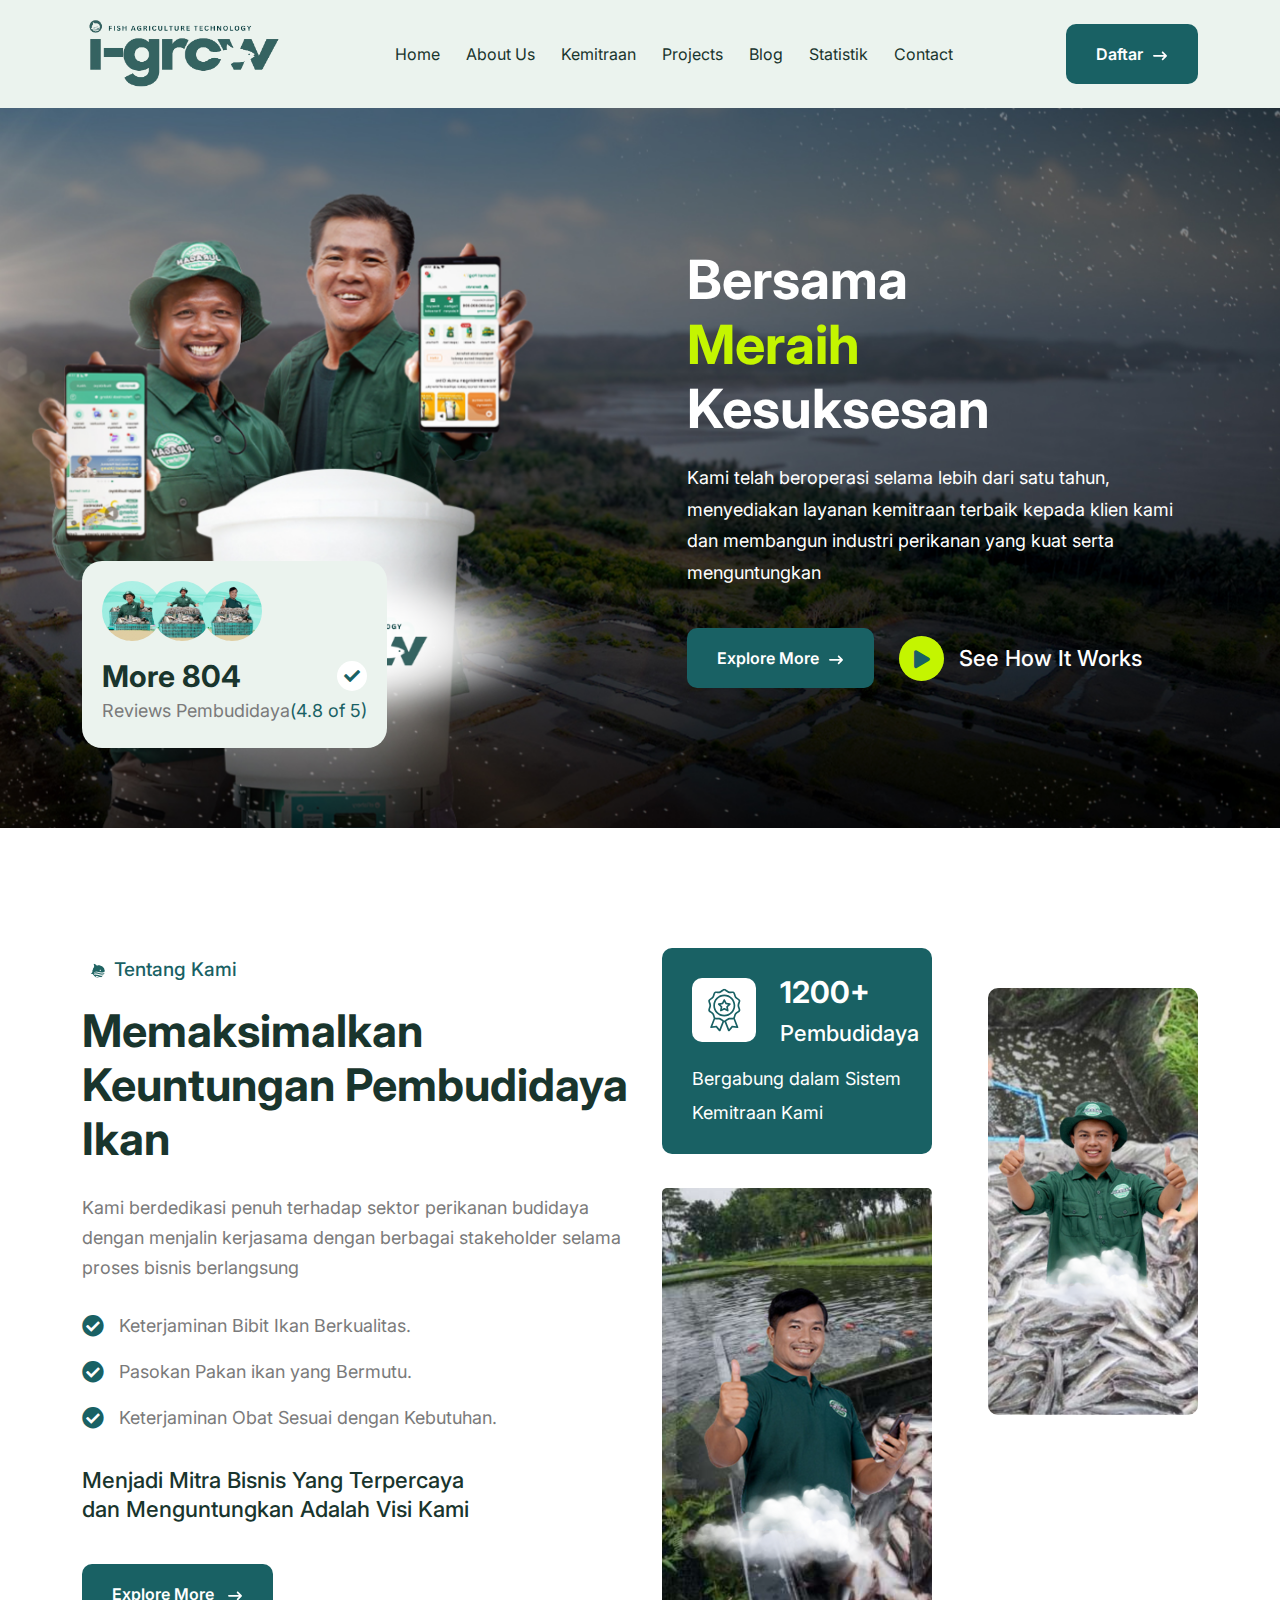
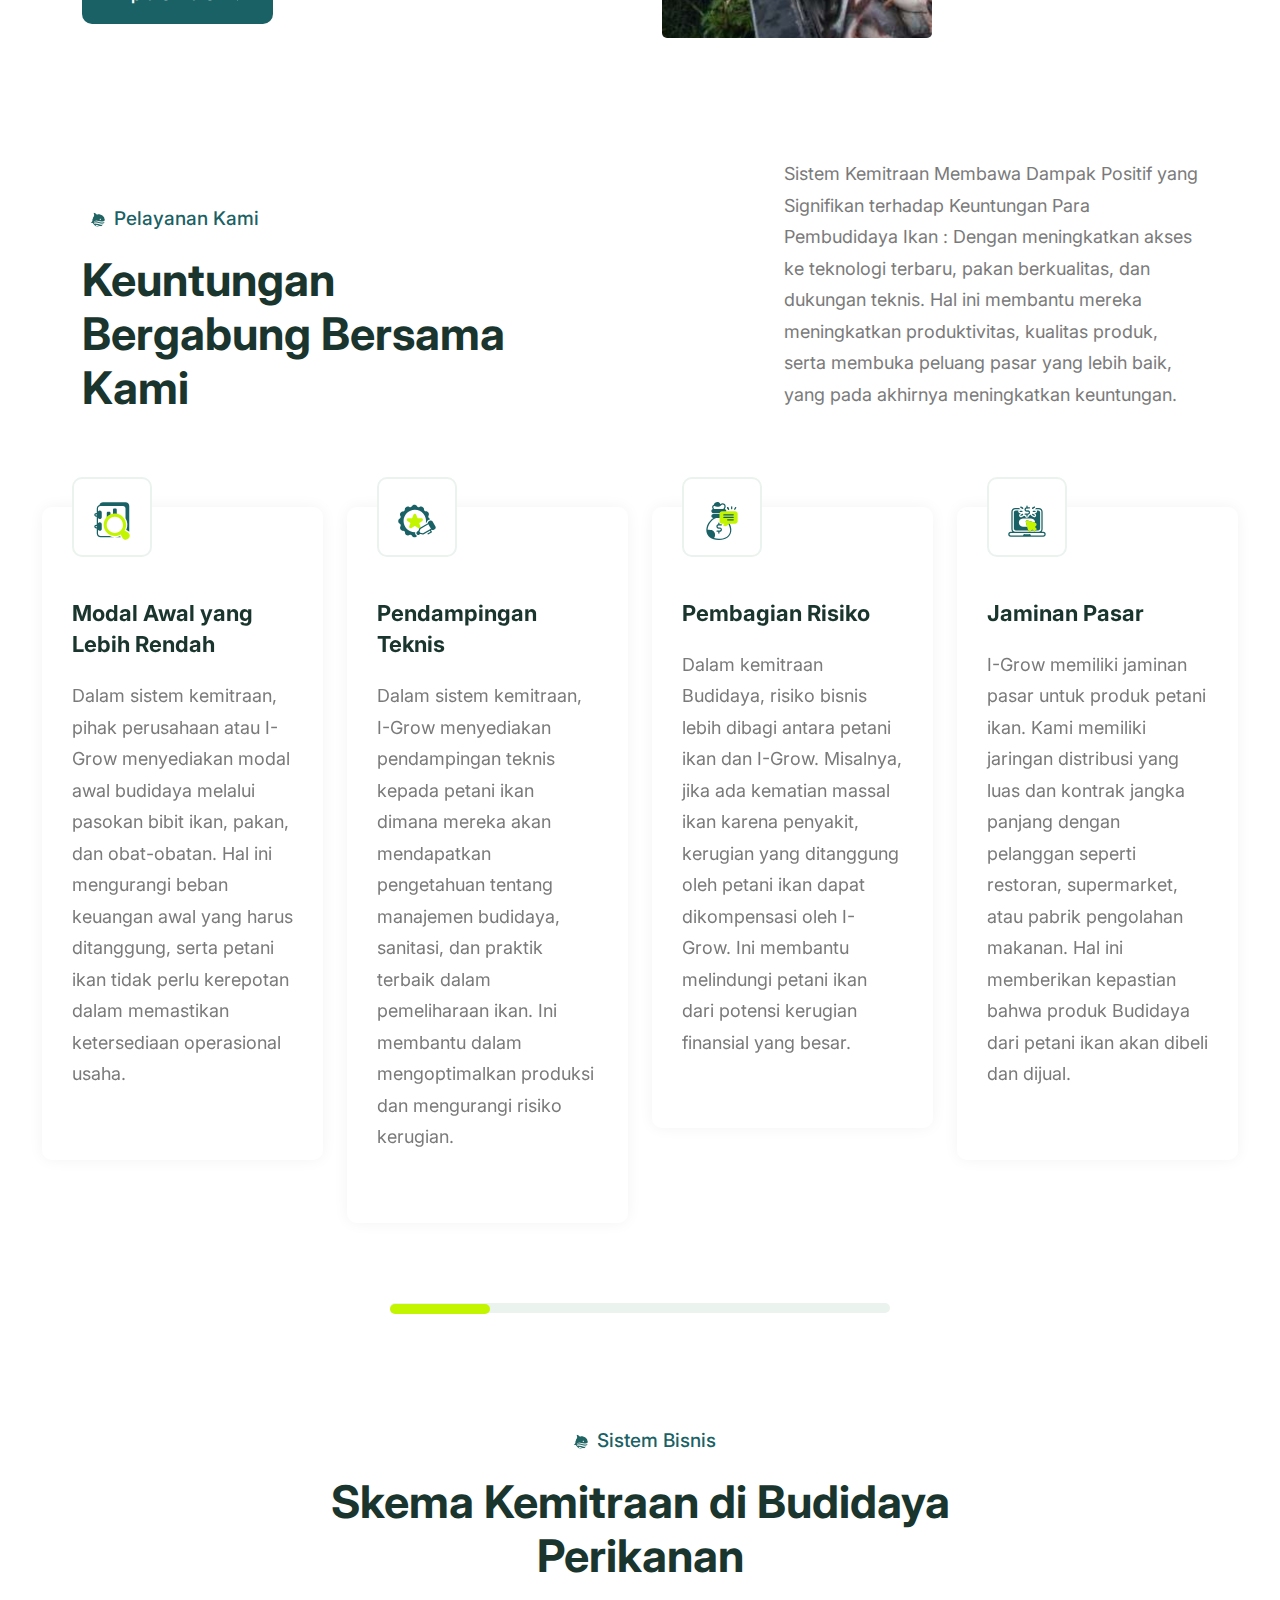
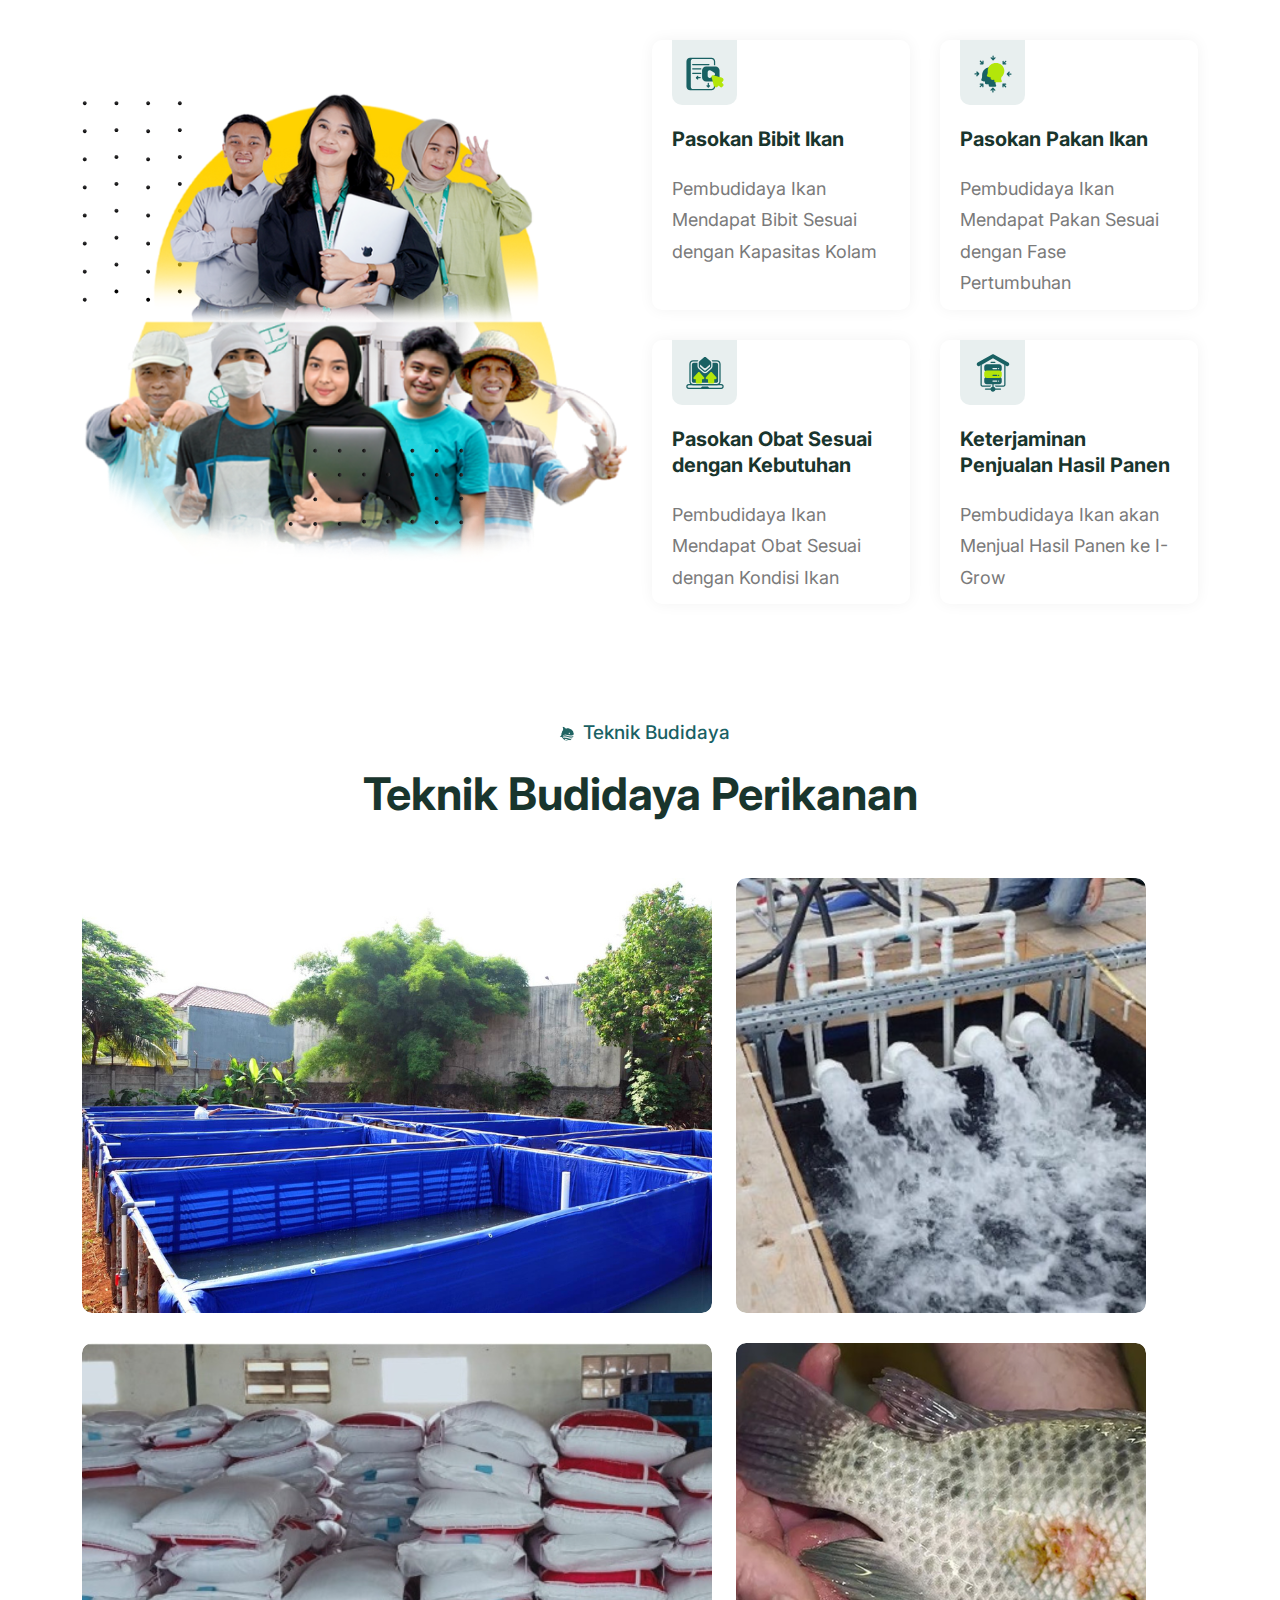
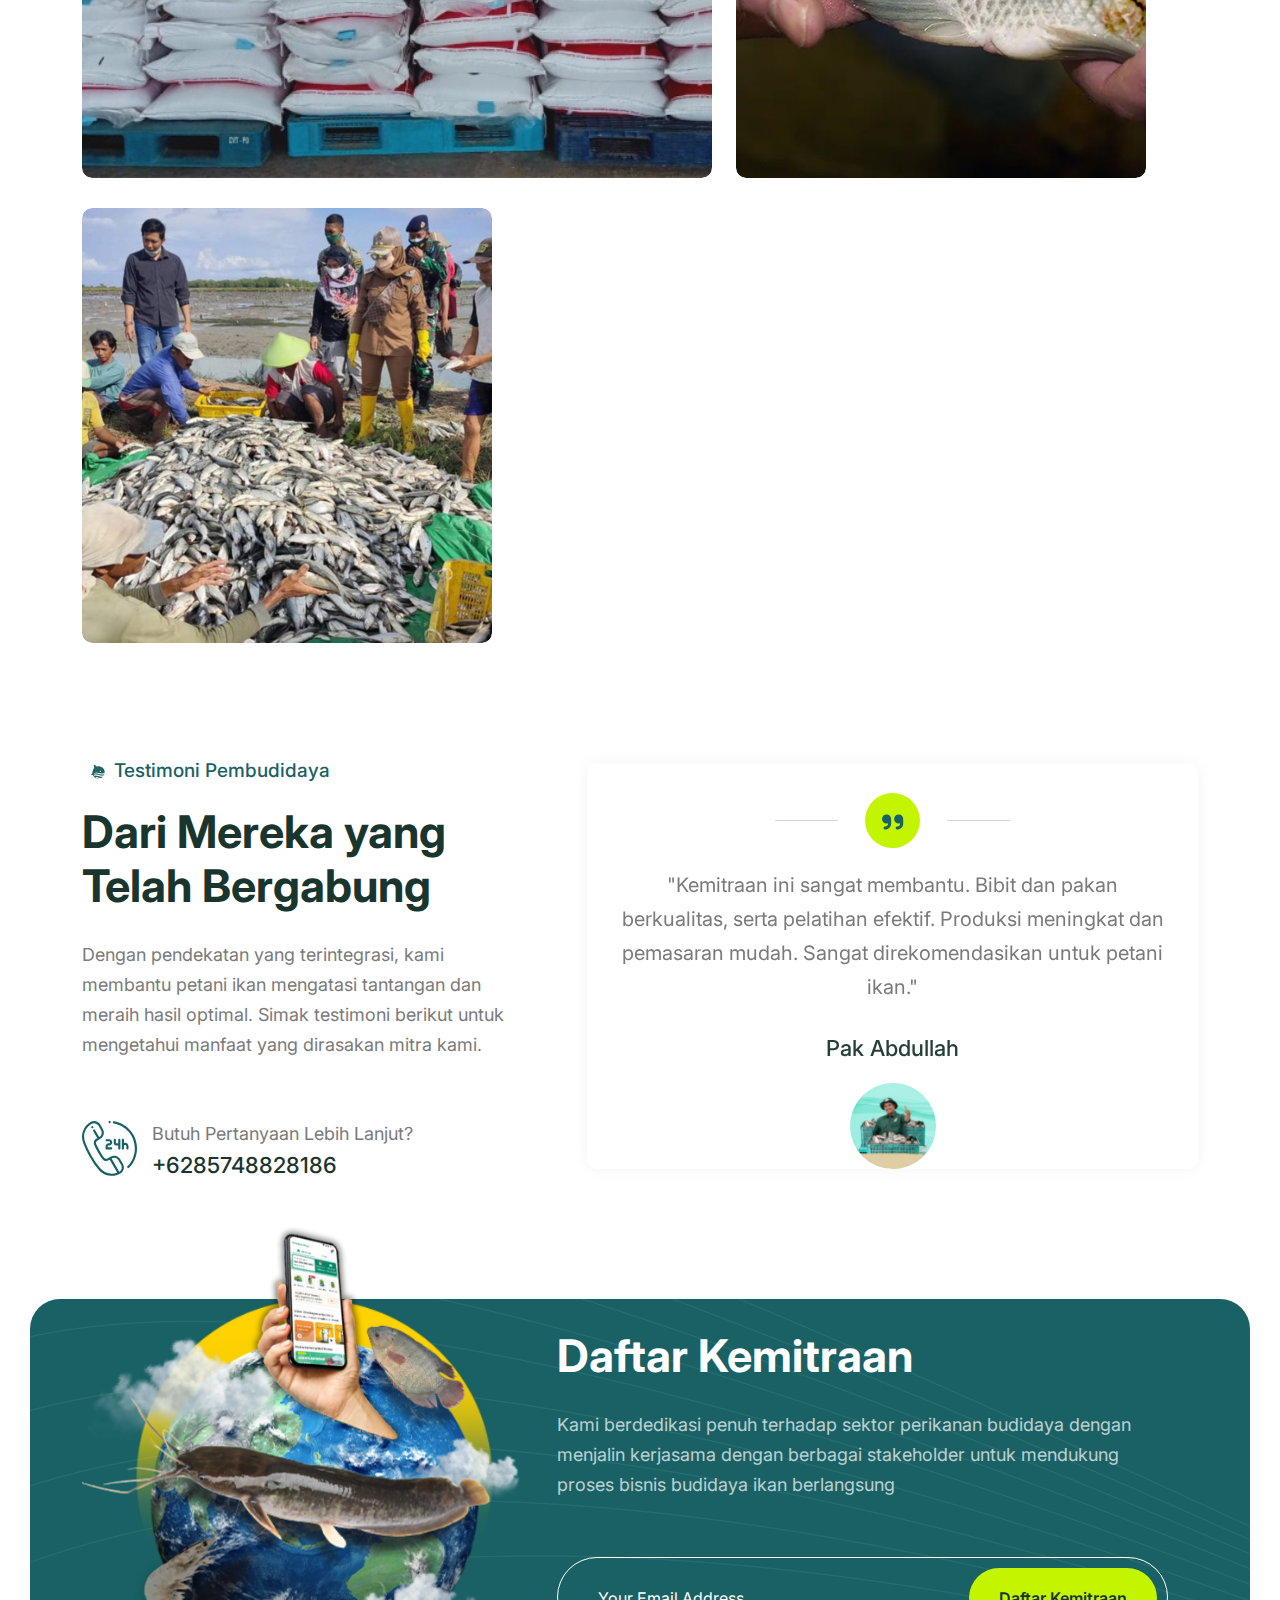
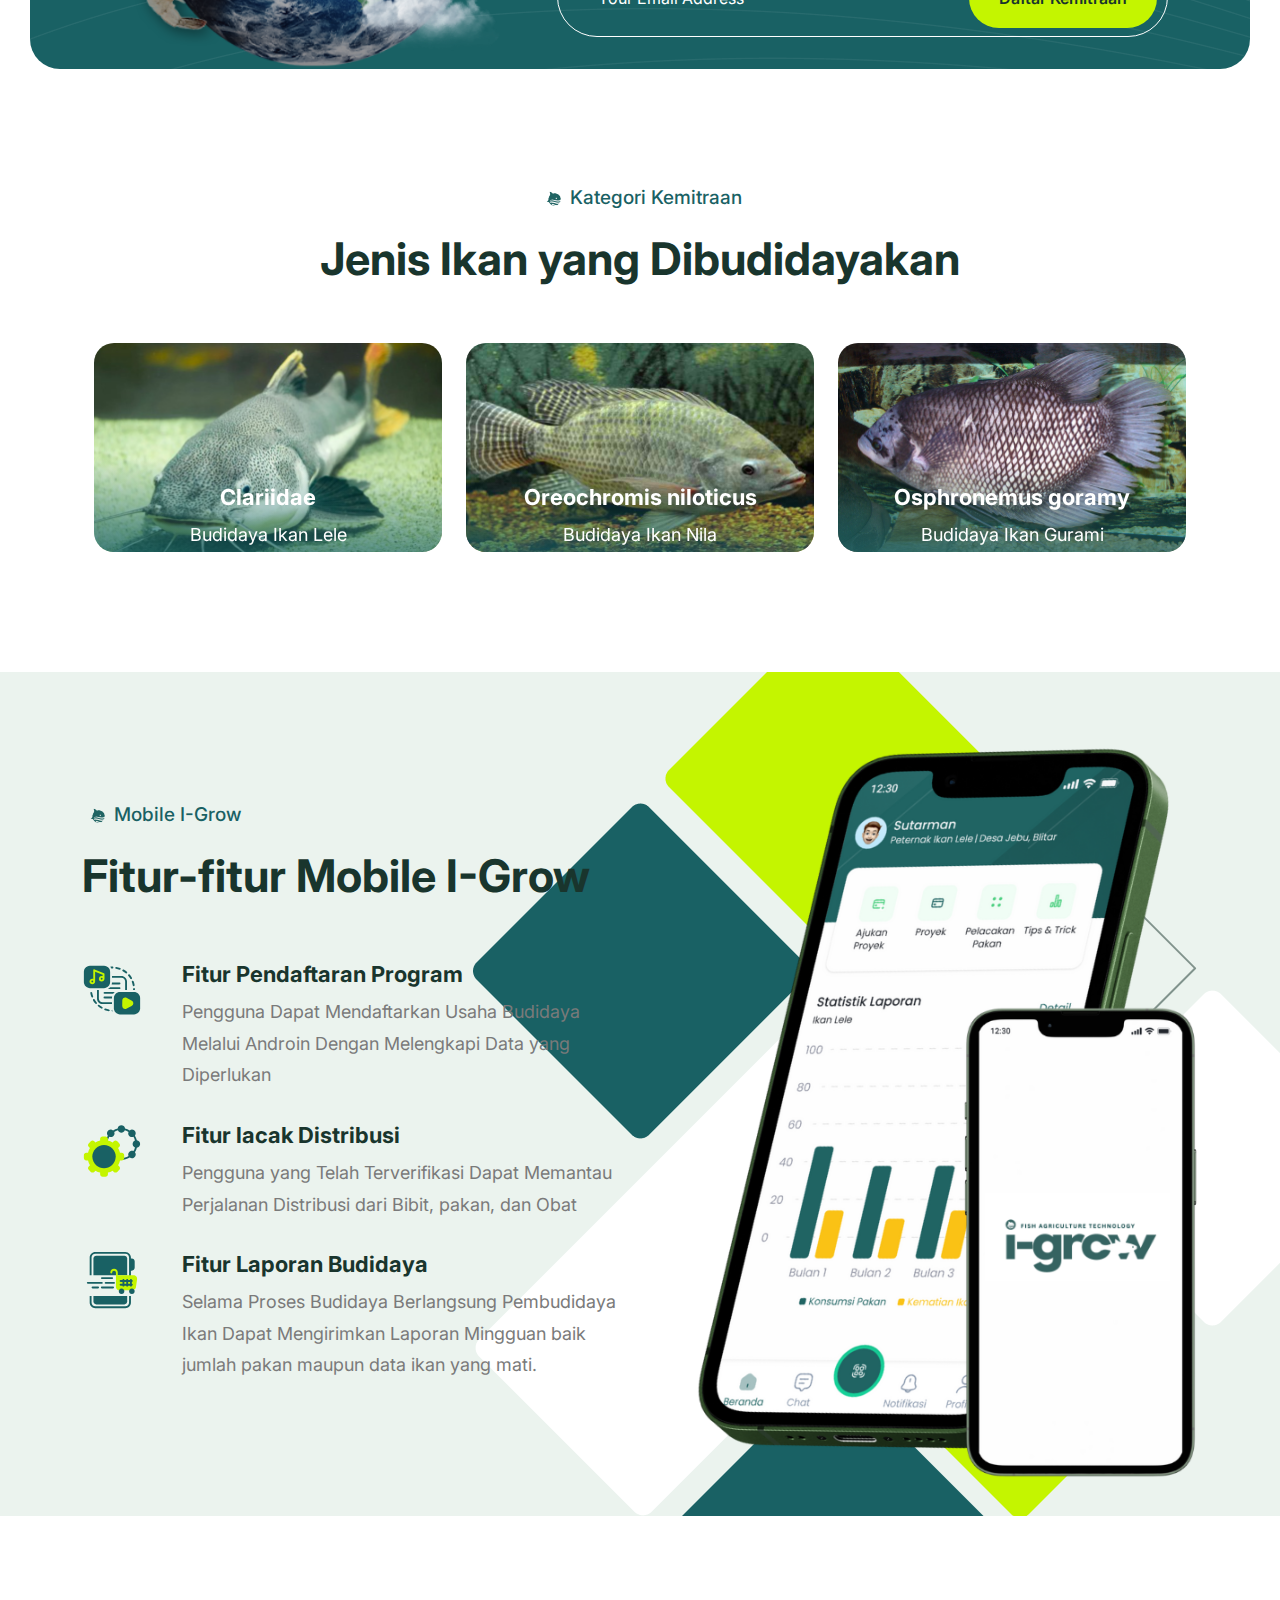
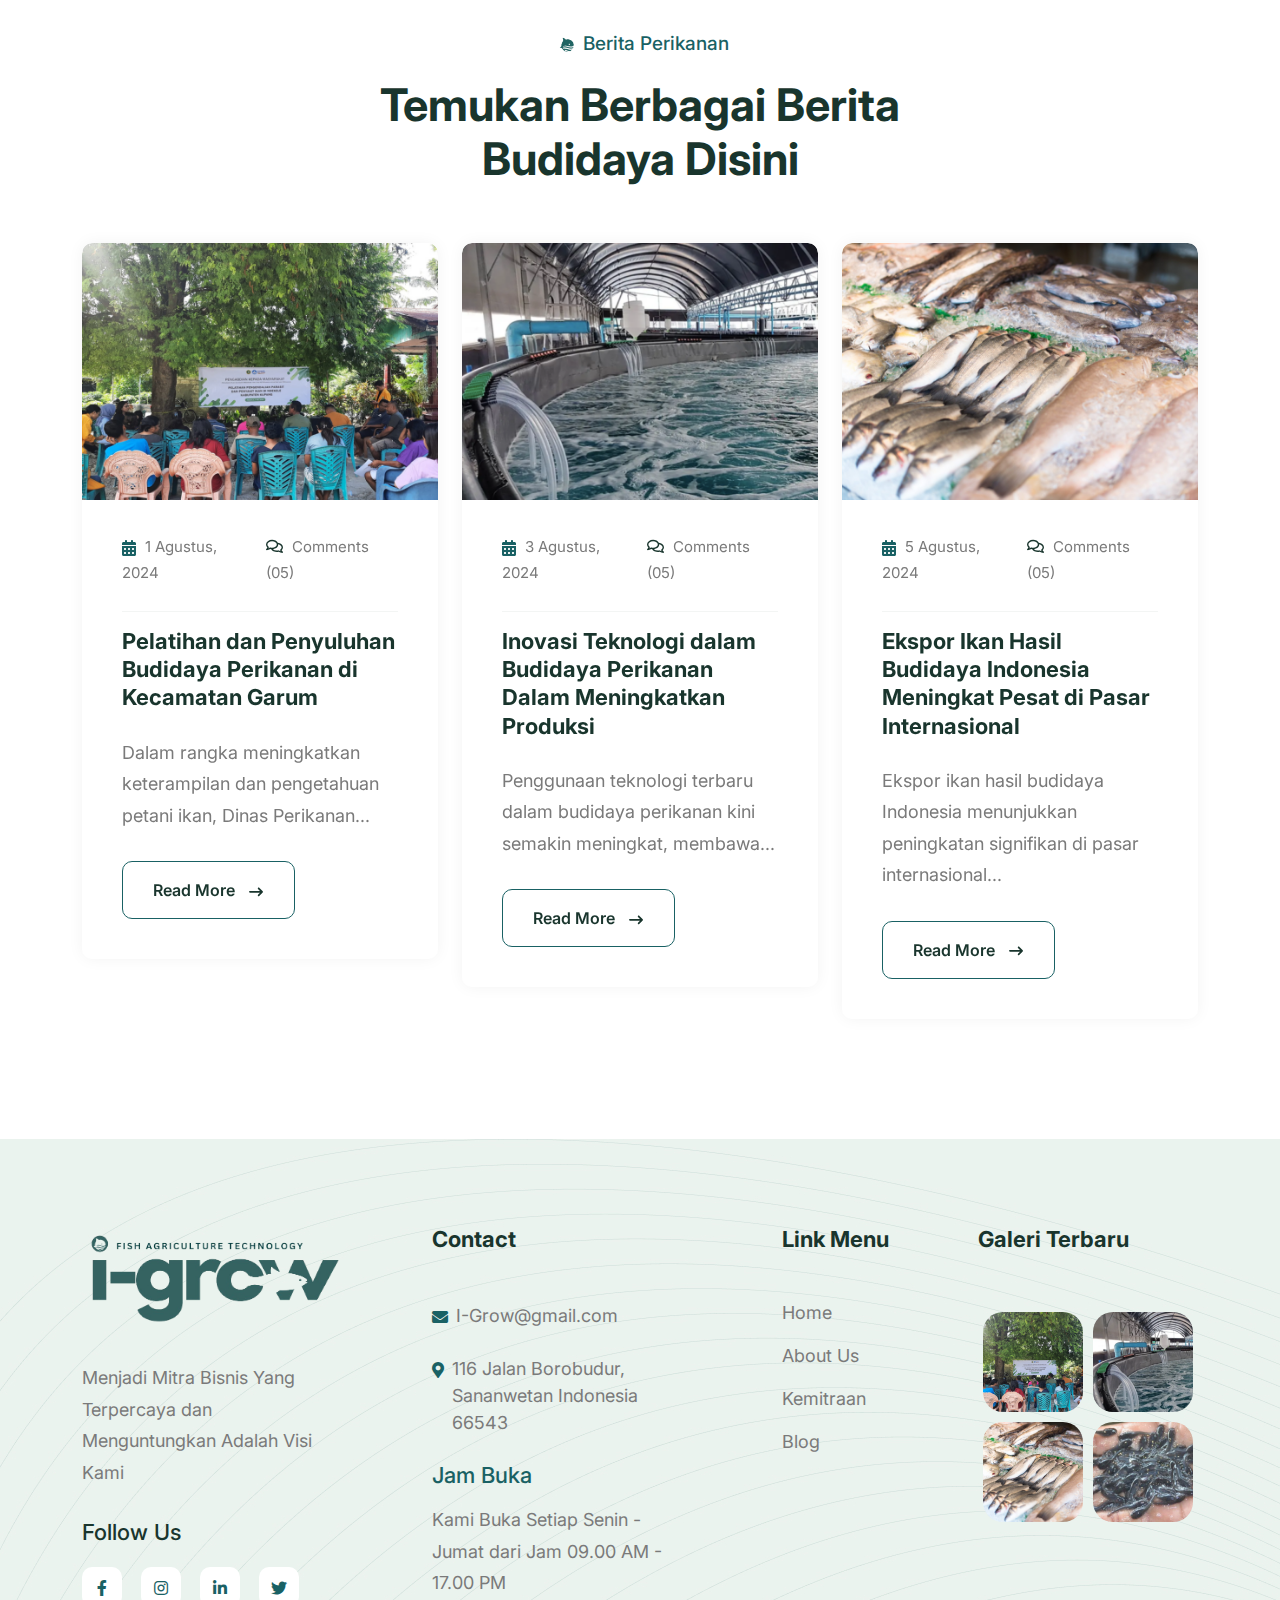
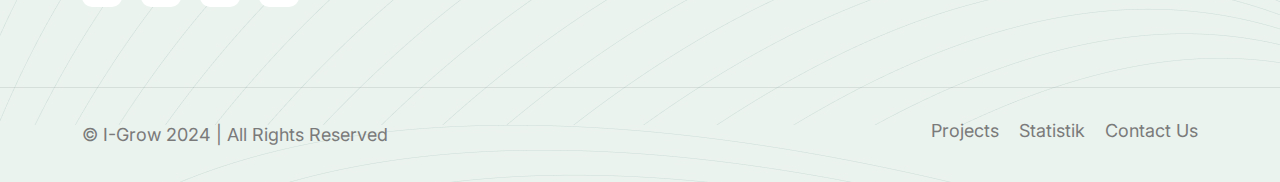
<file: index.html>
<!doctype html>
<html class="no-js" lang="zxx">

<head>
    <meta charset="utf-8">
    <meta http-equiv="x-ua-compatible" content="ie=edge">
    <title>I-Grow - Agriculture Nusantara </title>
    <meta name="description" content="I-Grow  ">
    <meta name="keywords" content="I-Grow  ">
    <meta name="robots" content="INDEX,FOLLOW">

    <!-- Mobile Specific Metas -->
    <meta name="viewport" content="width=device-width, initial-scale=1, shrink-to-fit=no">

    <!-- Favicons - Place favicon.ico in the root directory -->
    <link rel="icon" type="image/png" sizes="32x32" href="assets/img/halo/logoatas.png">
    <meta name="msapplication-TileColor" content="#ffffff">
    <meta name="theme-color" content="#ffffff">

    <!--==============================
	  Google Fonts
	============================== -->
    <link rel="preconnect" href="https://fonts.googleapis.com">
    <link rel="preconnect" href="https://fonts.gstatic.com" crossorigin>
    <link href="https://fonts.googleapis.com/css2?family=Inter:wght@100..900&display=swap" rel="stylesheet">


    <!--==============================
	    All CSS File
	============================== -->
    <!-- Bootstrap -->
    <link rel="stylesheet" href="assets/css/bootstrap.min.css">
    <!-- Fontawesome Icon -->
    <link rel="stylesheet" href="assets/css/fontawesome.min.css">
    <!-- Magnific Popup -->
    <link rel="stylesheet" href="assets/css/magnific-popup.min.css">
    <!-- Slick Slider -->
    <link rel="stylesheet" href="assets/css/slick.min.css">
    <!-- Theme Custom CSS -->
    <link rel="stylesheet" href="assets/css/style.css">

</head>

<body>
    <!--********************************
   		Code Start From Here 
	******************************** -->




    <!--==============================
     Preloader
    ==============================-->
    <div class="preloader ">
        <div class="preloader-inner">
            <span class="loader"></span>
        </div>
    </div>

    <!--==============================
Sidemenu
============================== -->
    <div class="sidemenu-wrapper sidemenu-info ">
        <div class="sidemenu-content">
            <button class="closeButton sideMenuCls"><i class="fas fa-times"></i></button>
            <div class="widget">
                <div class="th-widget-about">
                    <div class="about-logo">
                        <a href="index.html"><img src="assets/img/halo/logo I-Grow.png" alt="Laun"></a>
                    </div>
                    <p class="about-text">Kami menyediakan layanan kemitraan budidaya perikanan untuk meningkatkan hasil
                        produksi ikan Anda dengan dukungan teknis dan fasilitas yang memadai.</p>
                    <div class="social-links">
                        <a href="https://www.facebook.com/"><i class="fab fa-facebook-f"></i></a>
                        <a href="https://www.twitter.com/"><i class="fab fa-twitter"></i></a>
                        <a href="https://www.linkedin.com/"><i class="fab fa-linkedin-in"></i></a>
                        <a href="https://www.instagram.com/"><i class="fab fa-instagram"></i></a>
                    </div>
                </div>
            </div>
            <div class="side-info mb-30">
                <div class="contact-list mb-20">
                    <h4>Alamat Kantor</h4>
                    <p>116 Jalan Borobudur, Sananwetan, Indonesia 66543</p>
                </div>
                <div class="contact-list mb-20">
                    <h4>Nomor Telepon</h4>
                    <p class="mb-0">+6285748828186</p>
                    <p>+6285748281443</p>
                </div>
                <div class="contact-list mb-20">
                    <h4>Alamat Email</h4>
                    <p class="mb-0">I-Grow@gmail.com</p>
                </div>
            </div>
            <ul class="side-instagram list-wrap">
                <li><a href="#"><img src="assets/img/berita/pelatihan.png" alt="Produksi Ikan"></a></li>
                <li><a href="#"><img src="assets/img/berita/ekspor.png" alt="Kesehatan Ikan"></a></li>
                <li><a href="#"><img src="assets/img/berita/teknologi.png" alt="Pakan Ikan"></a></li>
                <li><a href="#"><img src="assets/img/berita/kualitasbenih.png" alt="Kemitraan Budidaya"></a></li>
            </ul>
        </div>
    </div>

    <div class="popup-search-box">
        <button class="searchClose"><i class="fas fa-times"></i></button>
        <form action="#">
            <input type="text" placeholder="Apa yang Anda cari?">
            <button type="submit"><i class="fas fa-search"></i></button>
        </form>
    </div>

    <!--==============================
	Header Area
    ==============================-->
    <header class="nav-header header-layout2">
        <div class="sticky-wrapper">
            <!-- Main Menu Area -->
            <div class="menu-area">
                <div class="container">
                    <div class="row align-items-center justify-content-between">
                        <div class="col-auto">
                            <div class="header-logo">
                                <a href="index.html"><img src="assets/img/halo/logo I-Grow.png" alt="logo"></a>
                            </div>
                        </div>
                        <div class="col-auto">
                            <nav class="main-menu d-none d-lg-inline-block">
                                <ul>
                                    <li>
                                        <a href="index.html">Home</a>
                                    </li>
                                    <li>
                                        <a href="about.html">About Us</a>
                                    </li>
                                    <li>
                                        <a href="kemitraan.html">Kemitraan</a>
                                    </li>
                                    <li>
                                        <a href="project.html">Projects</a>
                                    </li>
                                    <li>
                                        <a href="blog.html">Blog</a>
                                    </li>
                                    <li>
                                        <a href="statistik.html">Statistik</a>
                                    </li>
                                    <li>
                                        <a href="contact.html">Contact</a>
                                    </li>
                                </ul>
                            </nav>
                            <div class="navbar-right d-inline-flex d-lg-none">
                                <button type="button" class="menu-toggle icon-btn"><i class="fas fa-bars"></i></button>
                            </div>
                        </div>
                        <div class="col-auto d-xl-block d-none">
                            <div class="header-button">
                                <a href="contact.html" class="global-btn">Daftar<img
                                        src="assets/img/icon/right-icon.svg" alt=""></a>
                            </div>
                        </div>
                    </div>
                </div>
            </div>
        </div>
    </header>

    <!--==============================
    Hero Area
    ==============================-->
    <div class="hero-wrapper hero-2" id="hero" style="background-image: url(assets/img/hero/hero_bg_2_1.png);">
        <div class="hero-overlay" style="background-image: url(assets/img/halo/heroa.png);"> </div>
        <!-- <div class="hero-shape1"><img src="assets/img/" alt=""></div>
        <div class="hero-shape2"></div> -->
        <div class="container">
            <div class="hero-style2">
                <h1 class="hero-title text-white">Bersama<span class="hero-title2">Meraih</span> Kesuksesan</h1>
                <p class="hero-text text-white">Kami telah beroperasi selama lebih dari satu tahun, menyediakan layanan
                    kemitraan terbaik kepada klien kami dan membangun industri perikanan yang kuat serta menguntungkan
                </p>
                <div class="btn-group">
                    <a href="about.html" class="global-btn">Explore More<img src="assets/img/icon/right-icon.svg"
                            alt=""></a>
                    <div class="media-wrap">
                        <div class="icon">
                            <a href="https://www.youtube.com/watch?v=zjP5Diy83FE" class="play-btn popup-video">
                                <i class="fas fa-solid fa-play"></i>
                            </a>
                        </div>
                        <div class="media-body">
                            <h6 class="title text-white">See How It Works</h6>
                        </div>
                    </div>
                </div>
            </div>
            <div class="hero-client-box">
                <div class="client-thumb">
                    <div class="client-thumb-group">
                        <div class="thumb"><img src="assets/img/halo/testi1.png" alt="avater">
                        </div>
                        <div class="thumb"><img src="assets/img/halo/testi2.png" alt="avater">
                        </div>
                        <div class="thumb"><img src="assets/img/halo/testi3.png" alt="avater">
                        </div>
                    </div>
                    <div class="client-box-content">
                        <div class="client-box_wrapp">
                            <h4 class="cilent-box_counter">More <span class="counter-number">1200</span>
                            </h4>
                            <i class="fas fa-check"></i>
                        </div>
                        <span class="cilent-box_title">Reviews Pembudidaya<span class="text-theme">(4.8 of 5)</span> </span>
                    </div>
                </div>
            </div>
        </div>
    </div>
    <!--======== / Hero Section ========-->

    <!--==============================
    About Area  
    ==============================-->
    <div class="space">
        <div class="container">
            <div class="row align-items-center">
                <div class="col-xl-6">
                    <div class="title-area mb-30">
                        <span class="sub-title"><img src="assets/img/halo/logoatas.png" alt="shape">Tentang Kami</span>
                        <h2 class="sec-title style2">Memaksimalkan Keuntungan Pembudidaya Ikan </h2>
                        <p class="sec-text">Kami berdedikasi penuh terhadap sektor perikanan budidaya dengan menjalin
                            kerjasama dengan berbagai stakeholder selama proses bisnis berlangsung</p>
                    </div>
                    <div class="checklist">
                        <ul>
                            <li><i class="fas fa-check-circle"></i>Keterjaminan Bibit Ikan Berkualitas.</li>
                            <li><i class="fas fa-check-circle"></i>Pasokan Pakan ikan yang Bermutu.</li>
                            <li><i class="fas fa-check-circle"></i>Keterjaminan Obat Sesuai dengan Kebutuhan. </li>
                        </ul>
                    </div>
                    <p class="about-desc">Menjadi Mitra Bisnis Yang Terpercaya dan Menguntungkan Adalah Visi Kami</p>
                    <div class="btn-group">
                        <a href="about.html" class="global-btn style2">Explore More <img
                                src="assets/img/icon/right-icon.svg" alt=""></a>
                    </div>
                </div>
                <div class="col-xl-6">
                    <div class="about-thumb2">
                        <div class="about-img-1">
                            <img src="assets/img/halo/desainkanan.png" alt="img">
                        </div>
                        <div class="about-img-2">
                            <img src="assets/img/halo/sampingkiri.png" alt="img">
                        </div>
                        <div class="about-counter-wrap">
                            <div class="about-icon"><img src="assets/img/icon/about_icon2-1.svg" alt="img">
                                <div>
                                    <h3 class="about-counter"><span class="counter-number">1200</span>+</h3>
                                    <h4 class="about-counter-text">Pembudidaya</h4>
                                </div>
                            </div>
                            <p class="sec-desc">Bergabung dalam Sistem Kemitraan Kami</p>
                        </div>
                    </div>
                </div>
            </div>
        </div>
    </div>

    <!--==============================
    Service Area 02  
    ==============================-->
    <div class="service-area-2 space-bottom">
        <div class="container">
            <div class="row align-items-end">
                <div class="col-lg-5">
                    <div class="title-area">
                        <span class="sub-title"><img src="assets/img/halo/logoatas.png" alt="shape">Pelayanan
                            Kami</span>
                        <h2 class="sec-title style2">Keuntungan Bergabung Bersama Kami</h2>
                    </div>
                </div>
                <div class="col-lg-7">
                    <div class="service-title-area">
                        <p class="">Sistem Kemitraan Membawa Dampak Positif yang Signifikan terhadap Keuntungan Para Pembudidaya Ikan :

                            Dengan meningkatkan akses ke teknologi terbaru, pakan berkualitas, dan dukungan teknis. Hal ini membantu mereka meningkatkan produktivitas, kualitas produk, serta membuka peluang pasar yang lebih baik, yang pada akhirnya meningkatkan keuntungan.</p>
                    </div>
                </div>
            </div>
        </div>
        <div class="container-fluid">
            <div class="row gx-30 global-carousel service-slider2" data-slide-show="4" data-xl-slide-show="3"
                data-lg-slide-show="2" data-md-slide-show="2" data-sm-slide-show="1" data-dots="true"
                data-xl-dots="true" data-ml-dots="true" data-lg-dots="true" data-md-dots="true">
                <div class="col-xl-3 col-lg-4 col-md-6">
                    <div class="service-box">
                        <div class="service-box_content">
                            <div class="service-box_icon">
                                <img src="assets/img/icon/service-icon_1-1.svg" alt="img">
                            </div>
                            <h4 class="service-box_title h5"><a href="detail-kemitraan.html">Modal Awal yang Lebih
                                    Rendah</a>
                            </h4>
                            <p class="service-box_text">Dalam sistem kemitraan, pihak perusahaan atau I-Grow
                                menyediakan modal awal budidaya melalui pasokan bibit ikan, pakan, dan obat-obatan. Hal
                                ini mengurangi beban keuangan awal yang harus ditanggung, serta petani
                                ikan tidak perlu kerepotan dalam memastikan ketersediaan operasional usaha.
                            </p>
                        </div>
                    </div>
                </div>

                <div class="col-xl-3 col-lg-4 col-md-6">
                    <div class="service-box">
                        <div class="service-box_content">
                            <div class="service-box_icon">
                                <img src="assets/img/icon/service-icon_1-2.svg" alt="img">
                            </div>
                            <h4 class="service-box_title h5"><a href="detail-kemitraan.html">Pendampingan Teknis</a>
                            </h4>
                            <p class="service-box_text">Dalam sistem kemitraan, I-Grow menyediakan pendampingan teknis
                                kepada petani ikan dimana mereka akan mendapatkan pengetahuan tentang manajemen
                                budidaya, sanitasi, dan praktik terbaik dalam pemeliharaan ikan. Ini membantu
                                dalam mengoptimalkan produksi dan mengurangi risiko kerugian.
                            </p>
                        </div>
                    </div>
                </div>
                <div class="col-xl-3 col-lg-4 col-md-6">
                    <div class="service-box">
                        <div class="service-box_content">
                            <div class="service-box_icon">
                                <img src="assets/img/icon/service-icon_1-3.svg" alt="img">
                            </div>
                            <h4 class="service-box_title h5"><a href="detail-kemitraan.html">Pembagian Risiko</a>
                            </h4>
                            <p class="service-box_text">Dalam kemitraan Budidaya, risiko bisnis lebih dibagi antara
                                petani ikan dan I-Grow. Misalnya, jika ada kematian massal ikan karena penyakit,
                                kerugian yang ditanggung oleh petani ikan dapat dikompensasi oleh I-Grow. Ini membantu
                                melindungi petani ikan dari potensi kerugian finansial yang besar.
                            </p>
                        </div>
                    </div>
                </div>
                <div class="col-xl-3 col-lg-4 col-md-6">
                    <div class="service-box">
                        <div class="service-box_content">
                            <div class="service-box_icon">
                                <img src="assets/img/icon/service-icon_1-4.svg" alt="img">
                            </div>
                            <h4 class="service-box_title h5"><a href="detail-kemitraan.html">Jaminan Pasar</a>
                            </h4>
                            <p class="service-box_text">I-Grow memiliki jaminan pasar untuk produk petani
                                ikan. Kami memiliki jaringan distribusi yang luas dan kontrak jangka panjang dengan
                                pelanggan seperti restoran, supermarket, atau pabrik pengolahan makanan. Hal ini
                                memberikan kepastian bahwa produk Budidaya dari petani ikan akan dibeli dan dijual.
                            </p>
                        </div>
                    </div>
                </div>
                <div class="col-xl-3 col-lg-4 col-md-6">
                    <div class="service-box">
                        <div class="service-box_content">
                            <div class="service-box_icon">
                                <img src="assets/img/icon/service-icon_1-1.svg" alt="img">
                            </div>
                            <h4 class="service-box_title h5"><a href="detail-kemitraan.html">Keberlanjutan Usaha</a>
                            </h4>
                            <p class="service-box_text">Kemitraan dapat memberikan stabilitas dan keberlanjutan usaha
                                dalam jangka panjang. Dengan saling mendukung dan saling melengkapi, mitra usaha dapat
                                membangun usaha yang tangguh dan tahan terhadap perubahan lingkungan bisnis melalui
                                pembagian tugas dan tanggung jawab yang diemban.
                            </p>
                        </div>
                    </div>
                </div>
            </div>

        </div>
    </div>

    <!--==============================
    Why choose Us Area  
    ==============================-->
    <div class="wcu-area-2 space-bottom">
        <div class="container">
            <div class="row justify-content-center">
                <div class="col-lg-8">
                    <div class="title-area text-center me-xl-4 ms-xl-4">
                        <span class="sub-title"><img src="assets/img/halo/logoatas.png" alt="shape">Sistem Bisnis</span>
                        <h2 class="sec-title style2">Skema Kemitraan di Budidaya Perikanan</h2>
                    </div>
                </div>
            </div>
        </div>
        <div class="container">
            <div class="row align-items-center">
                <div class="col-xl-6">
                    <div class="wcu-thumb">
                        <div class="wcu-thumb-1">
                            <img src="assets/img/halo/bagus.png" alt="img">
                        </div>
                        <div class="wcu-shape jump">
                            <img src="assets/img/normal/1.png" alt="img">
                        </div>
                        <div class="wcu-shape2 movingX">
                            <img src="assets/img/normal/2.png" alt="img">
                        </div>
                    </div>
                </div>
                <div class="col-xl-6">
                    <div class="wcu-card-wrap">
                        <div class="wcu-card">
                            <div class="icon">
                                <img src="assets/img/icon/wcu-icon_2-1.svg" alt="img">
                            </div>
                            <div class="wcu-card-details">
                                <h4 class="wcu-card-title">Pasokan Bibit Ikan</h4>
                                <p class="wcu-card-text">Pembudidaya Ikan Mendapat Bibit Sesuai dengan Kapasitas Kolam
                                </p>
                            </div>
                        </div>
                        <div class="wcu-card">
                            <div class="icon">
                                <img src="assets/img/icon/wcu-icon_2-2.svg" alt="img">
                            </div>
                            <div class="wcu-card-details">
                                <h4 class="wcu-card-title">Pasokan Pakan Ikan</h4>
                                <p class="wcu-card-text">Pembudidaya Ikan Mendapat Pakan Sesuai dengan Fase Pertumbuhan
                                </p>
                            </div>
                        </div>
                        <div class="wcu-card">
                            <div class="icon">
                                <img src="assets/img/icon/wcu-icon_2-3.svg" alt="img">
                            </div>
                            <div class="wcu-card-details">
                                <h4 class="wcu-card-title">Pasokan Obat Sesuai dengan Kebutuhan</h4>
                                <p class="wcu-card-text">Pembudidaya Ikan Mendapat Obat Sesuai dengan Kondisi Ikan</p>
                            </div>
                        </div>
                        <div class="wcu-card">
                            <div class="icon">
                                <img src="assets/img/icon/wcu-icon_2-4.svg" alt="img">
                            </div>
                            <div class="wcu-card-details">
                                <h4 class="wcu-card-title">Keterjaminan Penjualan Hasil Panen</h4>
                                <p class="wcu-card-text">Pembudidaya Ikan akan Menjual Hasil Panen ke I-Grow</p>
                            </div>
                        </div>
                    </div>
                </div>
            </div>
        </div>
    </div>

    <!--==============================
    Portfolio Area  
    ==============================-->
    <div class="portfolio-area-1 space-bottom">
        <div class="container">
            <div class="row justify-content-center">
                <div class="col-lg-8">
                    <div class="title-area text-center">
                        <span class="sub-title"><img src="assets/img/halo/logoatas.png" alt="shape">Teknik
                            Budidaya</span>
                        <h2 class="sec-title style2">Teknik Budidaya Perikanan </h2>
                    </div>
                </div>
            </div>
            <div class="row gy-30 gx-30 masonary-active">
                <div class="col-md-auto filter-item">
                    <div class="portfolio-box">
                        <div class="portfolio-box-thumb">
                            <img src="assets/img/teknik/kolamikan.png" alt="img">
                        </div>
                        <div class="portfolio-box-details">
                            <div class="media-left">
                                <span class="portfolio-box-details_subtitle">Teknik Budidaya</span>
                                <h4 class="portfolio-box-details_title"><a
                                        href="https://bptpb.jogjaprov.go.id/persiapan-kolam-pada-kegiatan-budidaya-ikan/">Persiapan
                                        Kolam</a></h4>
                            </div>
                            <a href="https://bptpb.jogjaprov.go.id/persiapan-kolam-pada-kegiatan-budidaya-ikan/"
                                class="icon-btn">
                                <img src="assets/img/icon/arrow-up-right.svg" alt="">
                            </a>
                        </div>
                    </div>
                </div>
                <div class="col-md-auto filter-item">
                    <div class="portfolio-box">
                        <div class="portfolio-box-thumb">
                            <img src="assets/img/teknik/pakanikan.png" alt="img">
                        </div>
                        <div class="portfolio-box-details">
                            <div class="media-left">
                                <span class="portfolio-box-details_subtitle">Teknik Budidaya</span>
                                <h4 class="portfolio-box-details_title"><a
                                        href="https://www.deheus.id/cari/berita-dan-artikel/menentukan-jumlah-pemberian-pakan-dan-fcr-dalam-budidaya-ikan">Pakan
                                        dan
                                        Nutrisi</a></h4>
                            </div>
                            <a href="https://www.deheus.id/cari/berita-dan-artikel/menentukan-jumlah-pemberian-pakan-dan-fcr-dalam-budidaya-ikan"
                                class="icon-btn">
                                <img src="assets/img/icon/arrow-up-right.svg" alt="">
                            </a>
                        </div>
                    </div>
                </div>
                <div class="col-md-auto filter-item">
                    <div class="portfolio-box">
                        <div class="portfolio-box-thumb">
                            <img src="assets/img/teknik/sanitasiair.png" alt="img">
                        </div>
                        <div class="portfolio-box-details">
                            <div class="media-left">
                                <span class="portfolio-box-details_subtitle">Teknik Budidaya</span>
                                <h4 class="portfolio-box-details_title"><a
                                        href="https://bptpb.jogjaprov.go.id/kualitas-air/">Manajemen Air
                                        Kolam</a></h4>
                            </div>
                            <a href="https://bptpb.jogjaprov.go.id/kualitas-air/" class="icon-btn">
                                <img src="assets/img/icon/arrow-up-right.svg" alt="">
                            </a>
                        </div>
                    </div>
                </div>
                <div class="col-md-auto filter-item">
                    <div class="portfolio-box">
                        <div class="portfolio-box-thumb">
                            <img src="assets/img/teknik/penyakitikan.png" alt="img">
                        </div>
                        <div class="portfolio-box-details">
                            <div class="media-left">
                                <span class="portfolio-box-details_subtitle">Teknik Budidaya</span>
                                <h4 class="portfolio-box-details_title"><a
                                        href="https://bptpb.jogjaprov.go.id/penyakit-infeksius/">Pengendalian
                                        Penyakit</a></h4>
                            </div>
                            <a href="https://bptpb.jogjaprov.go.id/penyakit-infeksius/" class="icon-btn">
                                <img src="assets/img/icon/arrow-up-right.svg" alt="">
                            </a>
                        </div>
                    </div>
                </div>
                <div class="col-md-auto filter-item">
                    <div class="portfolio-box">
                        <div class="portfolio-box-thumb">
                            <img src="assets/img/teknik/panenikan.png" alt="img">
                        </div>
                        <div class="portfolio-box-details">
                            <div class="media-left">
                                <span class="portfolio-box-details_subtitle">Teknik Budidaya</span>
                                <h4 class="portfolio-box-details_title"><a href=https://binaminamandiri.com/post/449-cara-panen-gurame-di-kolam-terpal">Panen & Pasca
                                        Panen</a></h4>
                            </div>
                            <a href="project-details.html" class="icon-btn">
                                <img src="assets/img/icon/arrow-up-right.svg" alt="">
                            </a>
                        </div>
                    </div>
                </div>
            </div>
        </div>
    </div>

    <!--==============================
        Testimonial Area  
        ==============================-->
    <div class="testimonial-area-2 space-bottom">
        <div class="container">
            <div class="row">
                <div class="col-lg-5">
                    <div class="title-area">
                        <span class="sub-title"><img src="assets/img/halo/logoatas.png" alt="shape">Testimoni
                            Pembudidaya</span>
                        <h2 class="sec-title style2">Dari Mereka yang Telah Bergabung</h2>
                        <p class="sec-text">Dengan pendekatan yang terintegrasi, kami membantu petani ikan mengatasi
                            tantangan dan meraih hasil optimal. Simak testimoni berikut untuk mengetahui manfaat yang
                            dirasakan mitra kami.</p>
                    </div>
                    <div class="feature-wrapper">
                        <div class="feature-icon">
                            <a href="tel:3195550115"><img src="assets/img/icon/call.svg" alt=""></a>
                        </div>
                        <div class="media-body">
                            <span class="header-info_label">Butuh Pertanyaan Lebih Lanjut?</span>
                            <p class="header-info_link"><a href="tel:3195550115">+6285748828186</a></p>
                        </div>
                    </div>
                </div>
                <div class="col-lg-7">
                    <div class="testiomonial-wrap-2">
                        <div class="row global-carousel slider-shadow testi-slider-2" data-slide-show="1"
                            data-arrows="true">
                            <div class="col-lg-6">
                                <div class="testi-box">
                                    <div class="quote-icon">
                                        <img src="assets/img/icon/quote2-1.svg" alt="img">
                                    </div>
                                    <div class="testi-box_content">
                                        <p class="testi-box_text">"Kemitraan ini sangat membantu. Bibit dan pakan
                                            berkualitas, serta pelatihan efektif. Produksi meningkat dan pemasaran
                                            mudah. Sangat direkomendasikan untuk petani ikan."

                                        </p>
                                        <div class="testi-box-profile">
                                            <div class="testi-box-profile-details">
                                                <h4 class="testi-profile-title">Pak Abdullah</h4>
                                            </div>
                                            <div class="testi-profile_thumb">
                                                <img src="assets/img/halo/testi1.png" alt="img">
                                            </div>
                                        </div>
                                    </div>
                                </div>
                            </div>
                            <div class="col-lg-6">
                                <div class="testi-box">
                                    <div class="quote-icon">
                                        <img src="assets/img/icon/quote2-1.svg" alt="img">
                                    </div>
                                    <div class="testi-box_content">
                                        <p class="testi-box_text">"Kemitraan ini memberikan dukungan yang sangat baik,
                                            mulai dari bibit hingga pemasaran. Saya mengalami peningkatan hasil dan
                                            pendapatan yang stabil. Ini adalah pilihan terbaik untuk petani ikan."

                                        </p>
                                        <div class="testi-box-profile">
                                            <div class="testi-box-profile-details">
                                                <h4 class="testi-profile-title">Pak Bagus</h4>
                                            </div>
                                            <div class="testi-profile_thumb">
                                                <img src="assets/img/halo/testi2.png" alt="img">
                                            </div>
                                        </div>
                                    </div>
                                </div>
                            </div>
                        </div>
                        <!-- <div class="icon-box">
                            <button data-slick-prev=".testi-slider-2" class="slick-arrow style3 default"><i
                                    class="fas fa-arrow-left"></i></button>
                            <button data-slick-next=".testi-slider-2" class="slick-arrow style3 default"><i
                                    class="fas fa-arrow-right"></i></button>
                        </div> -->
                    </div>
                </div>
            </div>
        </div>
    </div>

    <!--==============================
    CTA Area  
    ==============================-->
    <div class="cta-area-2 bg-theme" style="background-image: url(assets/img/bg/cta_bg_1.png);">
        <div class="container">
            <div class="row justify-content-md-between align-items-center flex-row-reverse">

                <div class="col-lg-7">
                    <div class="cta-wrap2">
                        <div class="title-area">
                            <h2 class="sec-title text-white style2">Daftar Kemitraan</h2>
                            <p class="sec-text text-white">Kami berdedikasi penuh terhadap sektor perikanan budidaya
                                dengan menjalin kerjasama dengan berbagai stakeholder untuk mendukung proses bisnis
                                budidaya ikan berlangsung </p>
                        </div>
                        <form class="newsletter-form style2">
                            <div class="form-group">
                                <input class="form-control" type="email" placeholder="Your Email Address" required="">
                                <button type="submit" class="global-btn">Daftar Kemitraan </button>
                            </div>
                        </form>
                    </div>
                </div>
                <div class="col-lg-5">
                    <div class="cta2-bg-thumb">
                        <img src="assets/img/halo/ayobergabung.png" alt="img">
                    </div>
                </div>
            </div>
        </div>
    </div>

    <!--==============================
    Team Area  
    ==============================-->
    <div class="team-area-2 space">
        <div class="container">
            <div class="row gx-30 justify-content-center">
                <div class="col-lg-7">
                    <div class="title-area text-center">
                        <span class="sub-title"><img src="assets/img/halo/logoatas.png" alt="shape">Kategori
                            Kemitraan</span>
                        <h2 class="sec-title style2">Jenis Ikan yang Dibudidayakan</h2>

                    </div>
                </div>
                <div class="row gx-30 global-carousel team-slider2" data-slide-show="3" data-md-slide-show="2">
                    <div class="col-lg-6">
                        <div class="team-box">
                            <div class="team-box_img">
                                <img src="assets/img/jenisikan/ikanlele.png" alt="img">
                            </div>
                            <div class="team-box_content">
                                <h4 class="team-box_title">Clariidae</a>
                                </h4>
                                <span class="team-box_desig">Budidaya Ikan Lele</span>
                                <div class="team-social_wrap">
                                </div>
                            </div>
                        </div>
                    </div>
                    <div class="col-lg-6">
                        <div class="team-box">
                            <div class="team-box_img">
                                <img src="assets/img/jenisikan/ikannila.png" alt="img">
                            </div>
                            <div class="team-box_content">
                                <h4 class="team-box_title">Oreochromis niloticus</a>
                                </h4>
                                <span class="team-box_desig">Budidaya Ikan Nila</span>
                                <div class="team-social_wrap">
                                </div>
                            </div>
                        </div>
                    </div>
                    <div class="col-lg-6">
                        <div class="team-box">
                            <div class="team-box_img">
                                <img src="assets/img/jenisikan/ikangurami.png" alt="img">
                            </div>
                            <div class="team-box_content">
                                <h4 class="team-box_title">Osphronemus goramy</a>
                                </h4>
                                <span class="team-box_desig">Budidaya Ikan Gurami</span>
                                <div class="team-social_wrap">
                                </div>
                            </div>
                        </div>
                    </div>
                </div>
            </div>
        </div>
    </div>

    <!--==============================
    Event Area  
    ==============================-->
    <div class="event-area-1 bg-smoke">
        <div class="container">
            <div class="row align-items-center">
                <div class="col-lg-6">
                    <div class="event-wrapp">
                        <div class="title-area">
                            <span class="sub-title"><img src="assets/img/halo/logoatas.png" alt="shape">Mobile
                                I-Grow</span>
                            <h2 class="sec-title style2">Fitur-fitur Mobile I-Grow</h2>
                        </div>
                        <div class="event-card">
                            <div class="icon">
                                <img src="assets/img/icon/event-icon_1-1.svg" alt="img">
                            </div>
                            <div class="event-card-details">
                                <h4 class="event-card-title">Fitur Pendaftaran Program</h4>
                                <p class="event-card-text">Pengguna Dapat Mendaftarkan Usaha Budidaya Melalui Androin
                                    Dengan Melengkapi Data yang Diperlukan</p>
                            </div>
                        </div>
                        <div class="event-card">
                            <div class="icon">
                                <img src="assets/img/icon/event-icon_1-2.svg" alt="img">
                            </div>
                            <div class="event-card-details">
                                <h4 class="event-card-title">Fitur lacak Distribusi</h4>
                                <p class="event-card-text">Pengguna yang Telah Terverifikasi Dapat Memantau Perjalanan
                                    Distribusi dari Bibit, pakan, dan Obat</p>
                            </div>
                        </div>
                        <div class="event-card">
                            <div class="icon">
                                <img src="assets/img/icon/event-icon_1-3.svg" alt="img">
                            </div>
                            <div class="event-card-details">
                                <h4 class="event-card-title">Fitur Laporan Budidaya</h4>
                                <p class="event-card-text">Selama Proses Budidaya Berlangsung Pembudidaya Ikan Dapat
                                    Mengirimkan Laporan Mingguan baik jumlah pakan maupun data ikan yang mati.</p>
                            </div>
                        </div>
                    </div>
                </div>
                <div class="col-lg-6">
                    <div class="event-image">
                        <div class="event-thumb-1">
                            <img src="assets/img/halo/mobileI-Grow.png" alt="img">
                        </div>
                        <div class="event-shape">
                            <img src="assets/img/normal/event-shape.png" alt="">
                        </div>
                    </div>
                </div>
            </div>
        </div>
    </div>

    <!--==============================
    Blog Area  
    ==============================-->
    <section class="blog-area space">
        <div class="container">
            <div class="row justify-content-center">
                <div class="col-lg-7">
                    <div class="title-area text-center">
                        <span class="sub-title"><img src="assets/img/halo/logoatas.png" alt="shape">Berita
                            Perikanan</span>
                        <h2 class="sec-title style2">Temukan Berbagai Berita Budidaya Disini</h2>
                    </div>
                </div>
            </div>
            <div class="row global-carousel blog-slider slider-shadow" data-slide-show="3" data-lg-slide-show="2"
                data-md-slide-show="1" data-sm-slide-show="1" data-xs-slide-show="1" data-dots="false">
                <div class="col-md-6 col-lg-4">
                    <div class="blog-box">
                        <div class="blog-img">
                            <img src="assets/img/berita/pelatihan.png" alt="blog image">

                        </div>
                        <div class="blog-content">
                            <div class="blog-meta">
                                <a href="blog.html"><img src="assets/img/icon/calender.svg" alt="">1 Agustus,
                                    2024</a>
                                <a href="blog.html"><i class="fas fa-comments"></i>Comments (05)</a>
                            </div>
                            <h3 class="blog-title"><a href="blog-details.html">Pelatihan dan Penyuluhan Budidaya
                                    Perikanan di Kecamatan Garum</a></h3>
                            <p class="blog-desc">Dalam rangka meningkatkan keterampilan dan pengetahuan petani ikan,
                                Dinas Perikanan...</p>
                            <a class="global-btn style-border" href="blog-details.html">Read More <img
                                    src="assets/img/icon/right-icon2.svg" alt=""></a>
                        </div>
                    </div>
                </div>
                <div class="col-md-6 col-lg-4">
                    <div class="blog-box">
                        <div class="blog-img">
                            <img src="assets/img/berita/teknologi.png" alt="blog image">

                        </div>
                        <div class="blog-content">
                            <div class="blog-meta">
                                <a href="blog.html"><img src="assets/img/icon/calender.svg" alt="">3 Agustus,
                                    2024</a>
                                <a href="blog.html"><i class="fas fa-comments"></i>Comments (05)</a>
                            </div>
                            <h3 class="blog-title"><a href="blog-details.html">Inovasi Teknologi dalam Budidaya
                                    Perikanan Dalam Meningkatkan Produksi</a></h3>
                            <p class="blog-desc">Penggunaan teknologi terbaru dalam budidaya perikanan kini semakin
                                meningkat, membawa...</p>
                            <a class="global-btn style-border" href="blog-details.html">Read More <img
                                    src="assets/img/icon/right-icon2.svg" alt=""></a>
                        </div>
                    </div>
                </div>
                <div class="col-md-6 col-lg-4">
                    <div class="blog-box">
                        <div class="blog-img">
                            <img src="assets/img/berita/ekspor.png" alt="blog image">

                        </div>
                        <div class="blog-content">
                            <div class="blog-meta">
                                <a href="blog.html"><img src="assets/img/icon/calender.svg" alt="">5 Agustus,
                                    2024</a>
                                <a href="blog.html"><i class="fas fa-comments"></i>Comments (05)</a>
                            </div>
                            <h3 class="blog-title"><a href="blog-details.html">Ekspor Ikan Hasil Budidaya Indonesia
                                    Meningkat Pesat di Pasar Internasional</a></h3>
                            <p class="blog-desc">Ekspor ikan hasil budidaya Indonesia menunjukkan peningkatan signifikan
                                di pasar internasional...</p>
                            <a class="global-btn style-border" href="blog-details.html">Read More <img
                                    src="assets/img/icon/right-icon2.svg" alt=""></a>
                        </div>
                    </div>
                </div>
                <div class="col-md-6 col-lg-4">
                    <div class="blog-box">
                        <div class="blog-img">
                            <img src="assets/img/berita/kualitasbenih.png" alt="blog image">

                        </div>
                        <div class="blog-content">
                            <div class="blog-meta">
                                <a href="blog.html"><img src="assets/img/icon/calender.svg" alt="">7 Agustus,
                                    2024</a>
                                <a href="blog.html"><i class="fas fa-comments"></i>Comments (05)</a>
                            </div>
                            <h3 class="blog-title"><a href="blog-details.html">Peningkatan Kualitas Benih Ikan Melalui
                                    Program Sertifikasi di Kabupaten Blitar</a></h3>
                            <p class="blog-desc">Pemerintah Kabupaten Blitar meluncurkan program sertifikasi benih ikan
                                untuk meningkatkan kualitas...</p>
                            <a class="global-btn style-border" href="blog-details.html">Read More <img
                                    src="assets/img/icon/right-icon2.svg" alt=""></a>
                        </div>
                    </div>
                </div>

            </div>
        </div>
    </section>

    <!--==============================
        Footer Area
    ==============================-->
    <footer class="footer-wrapper footer-layout2" style="background-image: url(assets/img/bg/footer-bg2-1.png);">
        <div class="container">
            <div class="widget-area">
                <div class="row justify-content-between">
                    <div class="col-md-6 col-xl-3">
                        <div class="widget footer-widget widget-about">
                            <div class="about-logo">
                                <a href="index.html"><img src="assets/img/halo/logo I-Grow.png" alt="Bizmaster"></a>
                            </div>
                            <p class="footer-text mb-30">Menjadi Mitra Bisnis Yang Terpercaya dan Menguntungkan Adalah
                                Visi Kami </p>
                            <div class="social-btn style3">
                                <span class="social-title">Follow Us</span>
                                <a href="https://facebook.com/"><i class="fab fa-facebook-f"></i></a>
                                <a href="https://www.instagram.com/"><i class="fab fa-instagram"></i></a>
                                <a href="https://linkedin.com/"><i class="fab fa-linkedin-in"></i></a>
                                <a href="https://twitter.com/"><i class="fab fa-twitter"></i></a>
                            </div>
                        </div>
                    </div>
                    <div class="col-md-6 col-xl-3">
                        <div class="widget footer-widget">
                            <h3 class="widget_title">Contact</h3>
                            <div class="widget-contact2">
                                <div class="widget-contact-grid">
                                    <div class="icon">
                                        <i class="fas fa-envelope"></i>
                                    </div>
                                    <div class="contact-grid-details">
                                        <h6><a href="mailto:infoname@mail.com">I-Grow@gmail.com</a></p>
                                    </div>
                                </div>
                                <div class="widget-contact-grid">
                                    <div class="icon">
                                        <i class="fas fa-map-marker-alt"></i>
                                    </div>
                                    <div class="contact-grid-details">
                                        <h6>116 Jalan Borobudur, Sananwetan Indonesia 66543</p>
                                    </div>
                                </div>
                                <div class="widget-contact-grid">
                                    <div class="working-time">
                                        <span class="title">Jam Buka</span>
                                        <p class="desc">Kami Buka Setiap Senin - Jumat dari Jam 09.00 AM - 17.00 PM</p>
                                    </div>
                                </div>

                            </div>
                        </div>
                    </div>
                    <div class="col-md-6 col-xl-auto">
                        <div class="widget widget_nav_menu footer-widget">
                            <h3 class="widget_title">Link Menu</h3>
                            <div class="menu-all-pages-container">
                                <ul class="menu">
                                    <li><a href="index.html">Home</a></li>
                                    <li><a href="about.html">About Us</a></li>
                                    <li><a href="kemitraan.html">Kemitraan</a></li>
                                    <li><a href="blog.html">Blog</a></li>
                                </ul>
                            </div>
                        </div>
                    </div>
                    <div class="col-md-6 col-xl-auto">
                        <div class="widget footer-widget">
                            <h3 class="widget_title">Galeri Terbaru</h3>
                            <ul class="side-instagram list-wrap">
                                <li><a href="#"><img src="assets/img/galerifooter/galleri1.png" alt=""></a></li>
                                <li><a href="#"><img src="assets/img/galerifooter/galleri2.png" alt=""></a></li>
                                <li><a href="#"><img src="assets/img/galerifooter/galleri3.png" alt=""></a></li>
                                <li><a href="#"><img src="assets/img/galerifooter/galleri4.png" alt=""></a></li>
                            </ul>
                        </div>
                    </div>
                </div>
            </div>
        </div>
        <div class="copyright-wrap">
            <div class="container">
                <div class="row gy-3 justify-content-lg-between justify-content-center">
                    <div class="col-auto align-self-center">
                        <p class="copyright-text text-center">© <a href="#">I-Grow</a> 2024 | All Rights Reserved
                        </p>
                    </div>
                    <div class="col-auto">
                        <div class="footer-links">
                            <a href="project.html">Projects</a>
                            <a href="statistik.html">Statistik</a>
                            <a href="contact.html">Contact Us</a>
                        </div>
                    </div>
                </div>
            </div>
        </div>
    </footer>

    <!--********************************
			Code End  Here 
	******************************** -->

    <!-- Scroll To Top -->
    <div class="scroll-top">
        <svg class="progress-circle svg-content" width="100%" height="100%" viewBox="-1 -1 102 102">
            <path d="M50,1 a49,49 0 0,1 0,98 a49,49 0 0,1 0,-98"
                style="transition: stroke-dashoffset 10ms linear 0s; stroke-dasharray: 307.919, 307.919; stroke-dashoffset: 307.919;">
            </path>
        </svg>
    </div>

    <!--==============================
    All Js File
    ============================== -->
    <!-- Jquery -->
    <script src="assets/js/vendor/jquery-3.6.0.min.js"></script>
    <!-- Slick Slider -->
    <script src="assets/js/slick.min.js"></script>
    <!-- Range Slider -->
    <script src="assets/js/jquery-ui.min.js"></script>
    <!-- Bootstrap -->
    <script src="assets/js/bootstrap.min.js"></script>
    <!-- Magnific Popup -->
    <script src="assets/js/jquery.magnific-popup.min.js"></script>
    <!-- Counter Up -->
    <script src="assets/js/jquery.counterup.min.js"></script>
    <!-- Marquee -->
    <script src="assets/js/jquery.marquee.min.js"></script>
    <!-- Isotope Filter -->
    <script src="assets/js/imagesloaded.pkgd.min.js"></script>
    <script src="assets/js/isotope.pkgd.min.js"></script>

    <!-- Main Js File -->
    <script src="assets/js/main.js"></script>
</body>

</html>
</file>
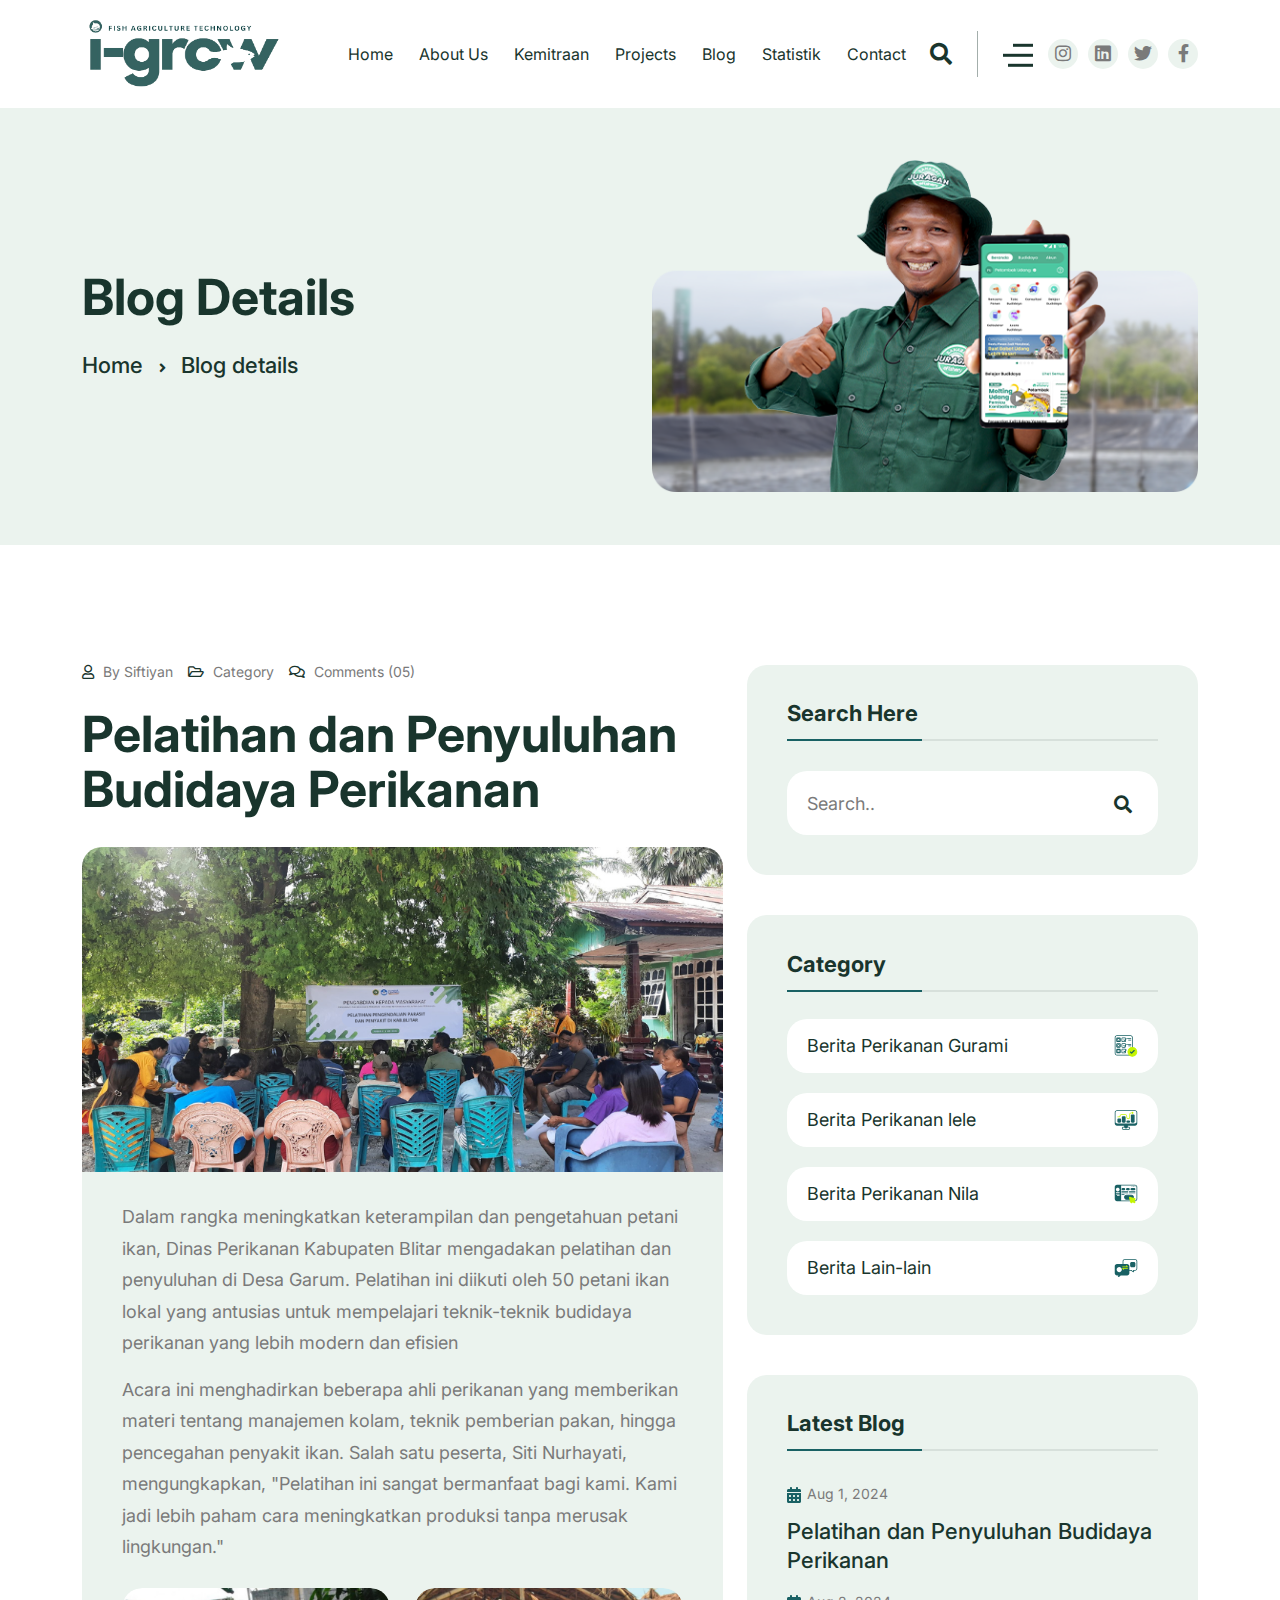
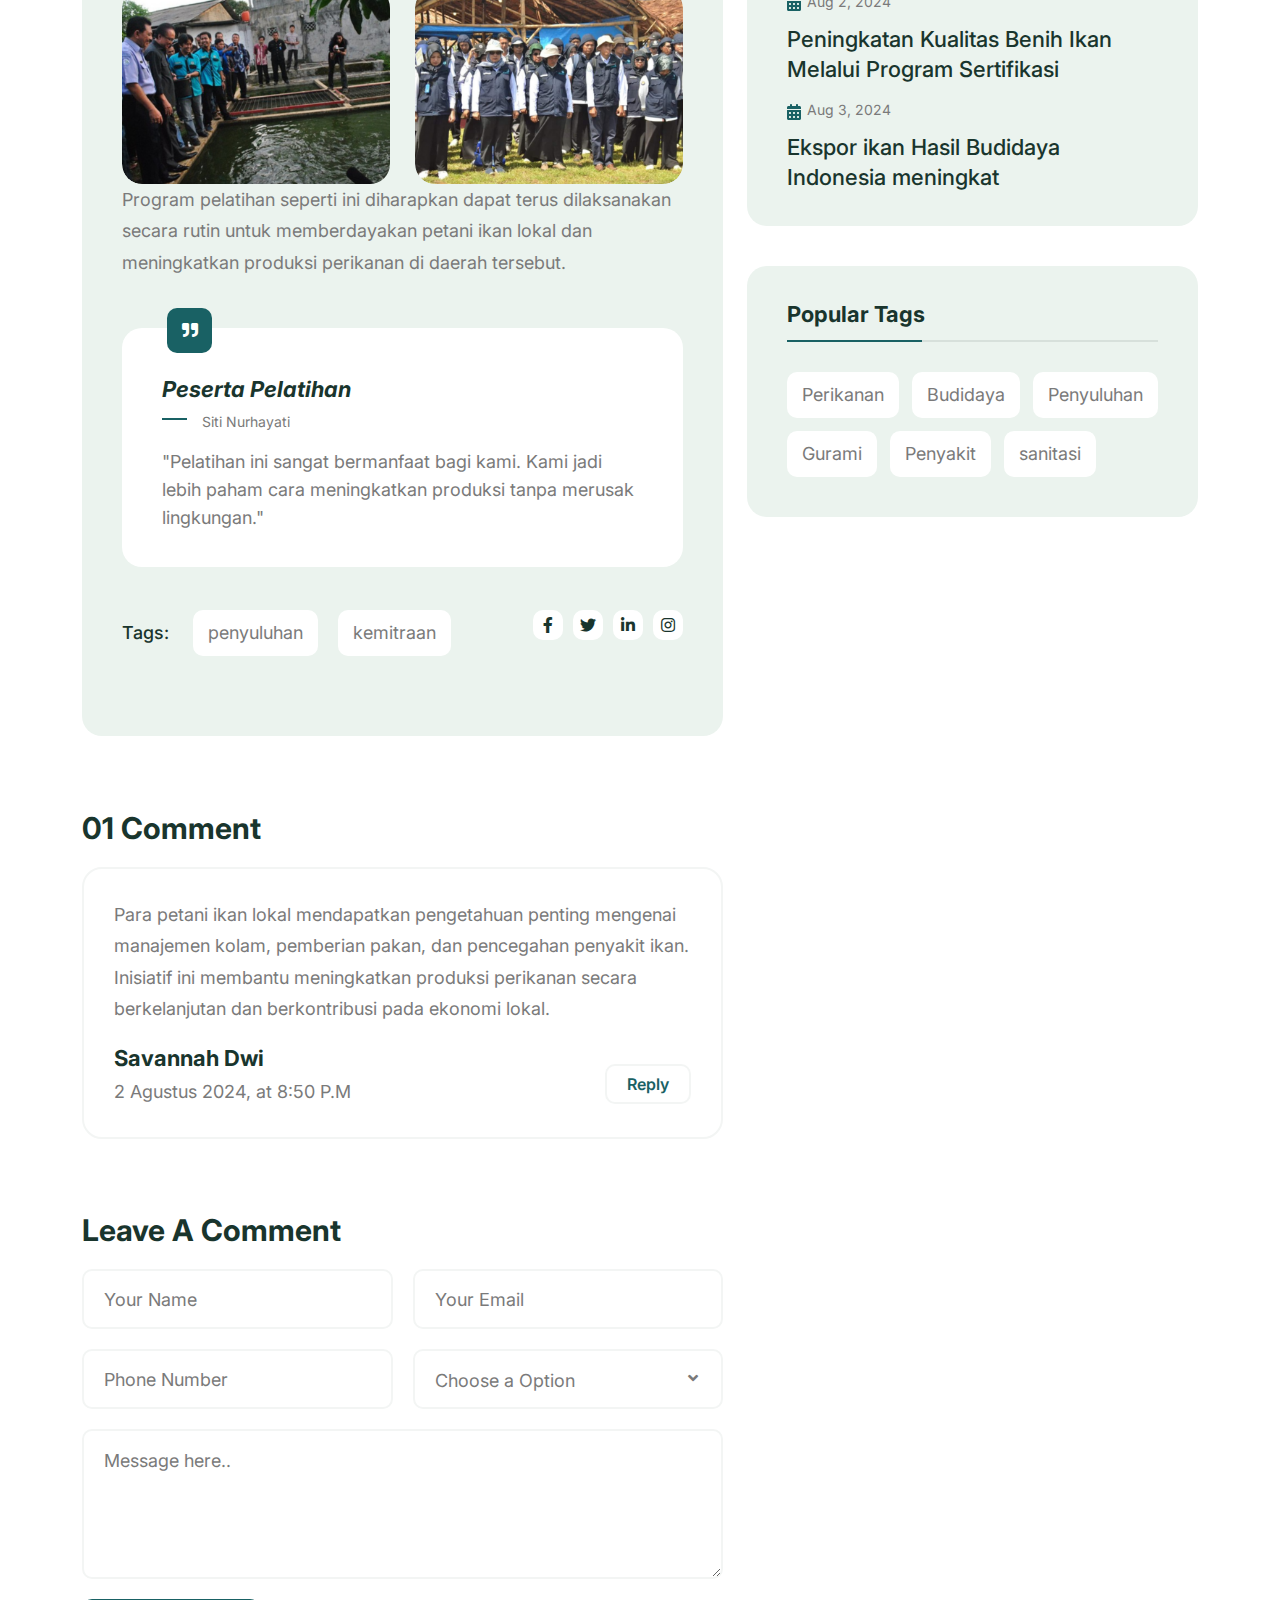
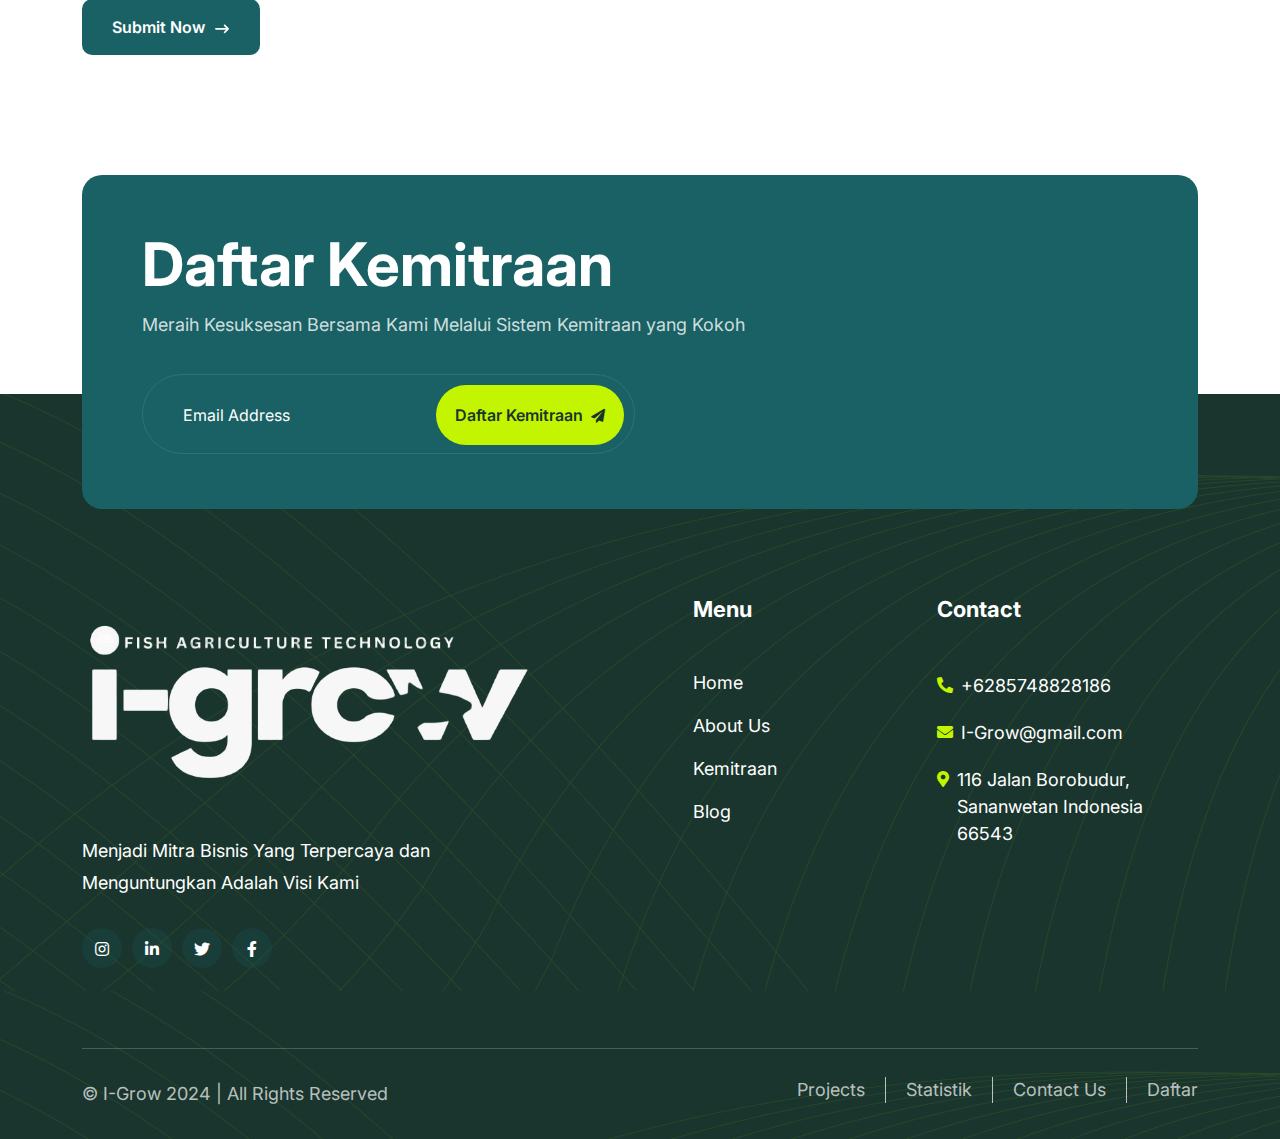
<file: blog-details.html>
<!doctype html>
<html class="no-js" lang="zxx">

<head>
    <meta charset="utf-8">
    <meta http-equiv="x-ua-compatible" content="ie=edge">
    <title>I-Grow </title>
    <meta name="description" content="I-Grow  ">
    <meta name="keywords" content="I-Grow  ">
    <meta name="robots" content="INDEX,FOLLOW">

    <!-- Mobile Specific Metas -->
    <meta name="viewport" content="width=device-width, initial-scale=1, shrink-to-fit=no">

    <!-- Favicons - Place favicon.ico in the root directory -->
    <link rel="icon" type="image/png" sizes="32x32" href="assets/img/halo/logoatas.png">
    <meta name="msapplication-TileColor" content="#ffffff">
    <meta name="theme-color" content="#ffffff">

    <!--==============================
	  Google Fonts
	============================== -->
    <link rel="preconnect" href="https://fonts.googleapis.com">
    <link rel="preconnect" href="https://fonts.gstatic.com" crossorigin>
    <link href="https://fonts.googleapis.com/css2?family=Inter:wght@100..900&display=swap" rel="stylesheet">


    <!--==============================
	    All CSS File
	============================== -->
    <!-- Bootstrap -->
    <link rel="stylesheet" href="assets/css/bootstrap.min.css">
    <!-- Fontawesome Icon -->
    <link rel="stylesheet" href="assets/css/fontawesome.min.css">
    <!-- Magnific Popup -->
    <link rel="stylesheet" href="assets/css/magnific-popup.min.css">
    <!-- Slick Slider -->
    <link rel="stylesheet" href="assets/css/slick.min.css">
    <!-- Theme Custom CSS -->
    <link rel="stylesheet" href="assets/css/style.css">

</head>

<body>
    <!--********************************
   		Code Start From Here 
	******************************** -->




    <!--==============================
     Preloader
    ==============================-->
    <div class="preloader ">
        <div class="preloader-inner">
            <span class="loader"></span>
        </div>
    </div>

    <!--==============================
Sidemenu
============================== -->
    <div class="sidemenu-wrapper sidemenu-info ">
        <div class="sidemenu-content">
            <button class="closeButton sideMenuCls"><i class="fas fa-times"></i></button>
            <div class="widget">
                <div class="th-widget-about">
                    <div class="about-logo">
                        <a href="index.html"><img src="assets/img/halo/logo I-Grow.png" alt="Laun"></a>
                    </div>
                    <p class="about-text">Kami menyediakan layanan kemitraan budidaya perikanan untuk meningkatkan hasil
                        produksi ikan Anda dengan dukungan teknis dan fasilitas yang memadai.</p>
                    <div class="social-links">
                        <a href="https://www.facebook.com/"><i class="fab fa-facebook-f"></i></a>
                        <a href="https://www.twitter.com/"><i class="fab fa-twitter"></i></a>
                        <a href="https://www.linkedin.com/"><i class="fab fa-linkedin-in"></i></a>
                        <a href="https://www.instagram.com/"><i class="fab fa-instagram"></i></a>
                    </div>
                </div>
            </div>
            <div class="side-info mb-30">
                <div class="contact-list mb-20">
                    <h4>Alamat Kantor</h4>
                    <p>116 Jalan Borobudur, Sananwetan, Indonesia 66543</p>
                </div>
                <div class="contact-list mb-20">
                    <h4>Nomor Telepon</h4>
                    <p class="mb-0">+6285748828186</p>
                    <p>+6285748281443</p>
                </div>
                <div class="contact-list mb-20">
                    <h4>Alamat Email</h4>
                    <p class="mb-0">I-Grow@gmail.com</p>
                </div>
            </div>
            <ul class="side-instagram list-wrap">
                <li><a href="#"><img src="assets/img/berita/pelatihan.png" alt="Produksi Ikan"></a></li>
                <li><a href="#"><img src="assets/img/berita/ekspor.png" alt="Kesehatan Ikan"></a></li>
                <li><a href="#"><img src="assets/img/berita/teknologi.png" alt="Pakan Ikan"></a></li>
                <li><a href="#"><img src="assets/img/berita/kualitasbenih.png" alt="Kemitraan Budidaya"></a></li>
            </ul>
        </div>
    </div>

    <div class="popup-search-box">
        <button class="searchClose"><i class="fas fa-times"></i></button>
        <form action="#">
            <input type="text" placeholder="Apa yang Anda cari?">
            <button type="submit"><i class="fas fa-search"></i></button>
        </form>
    </div>

    <!--==============================
	Header Area
    ==============================-->
    <header class="nav-header header-layout1">
        <div class="sticky-wrapper">
            <!-- Main Menu Area -->
            <div class="container">
                <div class="row align-items-center justify-content-between">
                    <div class="col-auto">
                        <div class="header-logo">
                            <a href="index.html"><img src="assets/img/halo/logo I-Grow.png" alt="logo"></a>
                        </div>
                    </div>
                    <div class="col-auto ms-xl-auto">
                        <nav class="main-menu d-none d-lg-inline-block">
                            <ul>
                                <li>
                                    <a href="index.html">Home</a>
                                </li>
                                <li>
                                    <a href="about.html">About Us</a>
                                </li>
                                <li>
                                    <a href="kemitraan.html">Kemitraan</a>
                                </li>
                                <li>
                                    <a href="project.html">Projects</a>
                                </li>
                                <li>
                                    <a href="blog.html">Blog</a>
                                </li>
                                <li>
                                    <a href="statistik.html">Statistik</a>
                                </li>
                                <li>
                                    <a href="contact.html">Contact</a>
                                </li>
                            </ul>
                        </nav>
                        <div class="navbar-right d-inline-flex d-lg-none">
                            <button type="button" class="menu-toggle icon-btn"><i class="fas fa-bars"></i></button>
                        </div>
                    </div>
                    <div class="col-auto ms-xxl-4 d-xl-block d-none">
                        <div class="header-wrapper">
                            <div class="header-button">
                                <button type="button" class="simple-icon searchBoxToggler"><i
                                        class="fas fa-search"></i></button>
                                <a href="#" class="simple-icon sideMenuToggler d-none d-lg-block"> <img
                                        src="assets/img/icon/bars.svg" alt=""> </a>
                            </div>
                            <div class="social-links">
                                <a href="https://www.instagram.com/"><i class="fab fa-instagram"></i></a>
                                <a href="https://www.linkedin.com/"><i class="fab fa-linkedin"></i></a>
                                <a href="https://www.twitter.com/"><i class="fab fa-twitter"></i></a>
                                <a href="https://www.facebook.com/"><i class="fab fa-facebook-f"></i></a>
                            </div>
                        </div>
                    </div>
                </div>
            </div>
        </div>
    </header>

    <!--==============================
    Breadcumb
    ============================== -->
    <div class="breadcumb-wrapper">
        <!-- bg animated image/ -->
        <div class="container">
            <div class="row align-items-center">
                <div class="col-lg-6">
                    <div class="breadcumb-content">
                        <h1 class="breadcumb-title">Blog details</h1>
                        <ul class="breadcumb-menu">
                            <li><a href="index.html">Home</a></li>
                            <li class="active">Blog details</li>
                        </ul>
                    </div>
                </div>
                <div class="col-lg-6 d-lg-block d-none">
                    <div class="breadcumb-thumb">
                        <img src="assets/img/halo/install-efarm-app.png" alt="img">
                    </div>
                </div>
            </div>
        </div>
    </div>

    <!--==============================
    Blog Area  
    ==============================-->
    <section class="blog-area space-top space-extra-bottom">
        <div class="container">
            <div class="row gx-30">
                <div class="col-xxl-8 col-lg-7">
                    <div class="blog-details-card">
                        <div class="blog-meta">
                            <a href="blog.html"><i class="fas fa-user"></i>By Siftiyan</a>
                            <a href="blog.html"><i class="fas fa-folder-open"></i>Category</a>
                            <a href="blog.html"><i class="fas fa-comments"></i>Comments (05)</a>
                        </div>
                        <h2 class="blog-title">Pelatihan dan Penyuluhan Budidaya Perikanan</h2>
                        <div class="blog-thumb">
                            <img src="assets/img/detailblog/detail1.png" alt="blog image">
                        </div>
                        <div class="blog-content">
                            <p class="mt-n2 mb-15">Dalam rangka meningkatkan keterampilan dan pengetahuan petani ikan,
                                Dinas Perikanan Kabupaten Blitar mengadakan pelatihan dan penyuluhan di Desa Garum.
                                Pelatihan ini diikuti oleh 50 petani ikan lokal yang antusias untuk mempelajari
                                teknik-teknik budidaya perikanan yang lebih modern dan efisien </p>
                            <p class="mb-25">Acara ini menghadirkan beberapa ahli perikanan yang memberikan materi
                                tentang manajemen kolam, teknik pemberian pakan, hingga pencegahan penyakit ikan. Salah
                                satu peserta, Siti Nurhayati, mengungkapkan, "Pelatihan ini sangat bermanfaat bagi kami.
                                Kami jadi lebih paham cara meningkatkan produksi tanpa merusak lingkungan."</p>
                            <div class="row gy-4">
                                <div class="col-sm-6">
                                    <div class="blog-thumb style2 mb-sm-0 mb-30">
                                        <img src="assets/img/detailblog/detail2.png" alt="img">
                                    </div>
                                </div>
                                <div class="col-sm-6">
                                    <div class="blog-thumb style2 mb-sm-0 mb-30">
                                        <img src="assets/img/detailblog/detail3.png" alt="img">
                                    </div>
                                </div>
                            </div>
                            <p class="mt-xs-25">Program pelatihan seperti ini diharapkan dapat terus dilaksanakan secara
                                rutin untuk memberdayakan petani ikan lokal dan meningkatkan produksi perikanan di
                                daerah tersebut.</p>
                            <blockquote>
                                <h4 class="h4">Peserta Pelatihan</h4>
                                <cite>Siti Nurhayati</cite>

                                <p>"Pelatihan ini sangat bermanfaat bagi kami. Kami jadi lebih paham cara meningkatkan
                                    produksi tanpa merusak lingkungan."</p>
                            </blockquote>

                            <div class="share-links clearfix ">
                                <div class="row justify-content-between">
                                    <div class="col-sm-auto">
                                        <span class="share-links-title">Tags:</span>
                                        <div class="tagcloud">
                                            <a href="blog.html">penyuluhan</a>
                                            <a href="blog.html">kemitraan</a>
                                        </div>
                                    </div>
                                    <div class="col-sm-auto text-xl-end">
                                        <ul class="social-links">
                                            <li><a href="https://facebook.com/" target="_blank"><i
                                                        class="fab fa-facebook-f"></i></a></li>
                                            <li><a href="https://twitter.com/" target="_blank"><i
                                                        class="fab fa-twitter"></i></a></li>
                                            <li><a href="https://linkedin.com/" target="_blank"><i
                                                        class="fab fa-linkedin-in"></i></a></li>
                                            <li><a href="https://instagram.com/" target="_blank"><i
                                                        class="fab fa-instagram"></i></a></li>
                                        </ul><!-- End Social Share -->
                                    </div><!-- Share Links Area end -->
                                </div>
                            </div>
                        </div>


                    </div>
                    <div class="comments-wrap style2  ">
                        <h2 class="blog-inner-title h3">01 Comment</h2>
                        <ul class="comment-list">
                            <li class="comment-item">
                                <div class="post-comment">
                                    <p class="text">Para petani ikan lokal mendapatkan pengetahuan penting mengenai
                                        manajemen kolam, pemberian pakan, dan pencegahan penyakit ikan. Inisiatif ini
                                        membantu meningkatkan produksi perikanan secara berkelanjutan dan berkontribusi
                                        pada ekonomi lokal.</p>
                                </div>
                                <div class="comment-content">
                                    <h3 class="name">Savannah Dwi</h3>
                                    <span class="commented-on">2 Agustus 2024, at 8:50 P.M</span>
                                    <div class="reply_and_edit">
                                        <a href="blog-details.html" class="reply-btn">Reply</a>
                                    </div>
                                </div>
                            </li>
                        </ul>
                    </div>
                    <div class="comments-wrap">
                        <!-- Comment Form -->
                        <h3 class="blog-inner-title text-capitalize"> Leave a comment</h3>
                        <div class="comment-form mb-30">
                            <div class="row">
                                <div class="col-md-6 form-group">
                                    <input type="text" placeholder="Your Name" class="form-control style-white">
                                </div>
                                <div class="col-md-6 form-group">
                                    <input type="text" placeholder="Your Email" class="form-control style-white">
                                </div>
                                <div class="col-md-6 form-group">
                                    <input type="text" placeholder="Phone Number" class="form-control style-white">
                                </div>
                                <div class="col-md-6 form-group">
                                    <select name="subject" id="subject" class="form-select style-white">
                                        <option value="" disabled selected hidden>Choose a Option</option>
                                        <option value="01">Pembudidaya</option>
                                        <option value="02">Masyarakat Umum</option>
                                        <option value="03">Mahasiswa</option>
                                    </select>
                                    <i class="fas fa-angle-down"></i>
                                </div>
                                <div class="col-12 form-group">
                                    <textarea placeholder="Message here.." class="form-control style-white"></textarea>
                                </div>
                                <div class="col-12 form-group mb-0">
                                    <button class="global-btn">Submit Now<img src="assets/img/icon/right-icon.svg"
                                            alt=""></button>
                                </div>
                            </div>
                        </div>
                    </div> <!-- Comment end -->
                </div>

                <div class="col-xxl-4 col-lg-5">
                    <aside class="sidebar-area">
                        <div class="widget widget_search">
                            <h3 class="widget_title">Search Here</h3>
                            <form class="search-form">
                                <input type="text" placeholder="Search..">
                                <button type="submit"><i class="fas fa-search"></i></button>
                            </form>
                        </div>

                        <div class="widget widget_categories">
                            <h3 class="widget_title">Category</h3>
                            <ul>
                                <li>
                                    <a href="blog.html">Berita Perikanan Gurami<img src="assets/img/icon/category-1.svg"
                                            alt=""></a>
                                </li>
                                <li>
                                    <a href="blog.html">Berita Perikanan lele<img src="assets/img/icon/category-2.svg"
                                            alt=""></a>
                                </li>
                                <li>
                                    <a href="blog.html">Berita Perikanan Nila<img src="assets/img/icon/category-3.svg"
                                            alt=""></a>
                                </li>
                                <li>
                                    <a href="blog.html">Berita Lain-lain<img src="assets/img/icon/category-4.svg"
                                            alt=""></a>
                                </li>
                            </ul>
                        </div>

                        <div class="widget">
                            <h3 class="widget_title">Latest Blog</h3>
                            <div class="recent-post-wrap">
                                <div class="recent-post">
                                    <div class="recent-post-meta">
                                        <a href="blog.html"><img src="assets/img/icon/calender.svg" alt="">Aug 1,
                                            2024</a>
                                    </div>
                                    <div class="media-body">
                                        <h4 class="post-title"><a class="text-inherit"
                                                href="blog-details.html">Pelatihan dan Penyuluhan Budidaya Perikanan</a>
                                        </h4>
                                    </div>
                                </div>

                                <div class="recent-post">
                                    <div class="recent-post-meta">
                                        <a href="blog.html"><img src="assets/img/icon/calender.svg" alt="">Aug 2,
                                            2024</a>
                                    </div>
                                    <div class="media-body">
                                        <h4 class="post-title"><a class="text-inherit"
                                                href="blog-details.html">Peningkatan Kualitas Benih Ikan Melalui Program
                                                Sertifikasi</a></h4>
                                    </div>
                                </div>

                                <div class="recent-post">
                                    <div class="recent-post-meta">
                                        <a href="blog.html"><img src="assets/img/icon/calender.svg" alt="">Aug 3,
                                            2024</a>
                                    </div>
                                    <div class="media-body">
                                        <h4 class="post-title"><a class="text-inherit" href="blog-details.html">Ekspor
                                                ikan Hasil Budidaya Indonesia meningkat</a></h4>
                                    </div>
                                </div>
                            </div>
                        </div>

                        <div class="widget widget_tag_cloud">
                            <h3 class="widget_title">Popular Tags</h3>
                            <div class="tagcloud">
                                <a href="blog.html">Perikanan</a>
                                <a href="blog.html">Budidaya</a>
                                <a href="blog.html">Penyuluhan</a>
                                <a href="blog.html">Gurami</a>
                                <a href="blog.html">Penyakit</a>
                                <a href="blog.html">sanitasi</a>
                            </div>
                        </div>
                    </aside>
                </div>
            </div>
        </div>
    </section>

    <div class="container">
        <div class="footer-top-1 bg-theme">
            <div class="footer-top-content">
                <h3 class="footer-top-title text-white">Daftar Kemitraan</h3>
                <p class="footer-top-text">Meraih Kesuksesan Bersama Kami Melalui Sistem Kemitraan yang Kokoh</p>
            </div>
            <form class="newsletter-form">
                <div class="form-group">
                    <input class="form-control" type="email" placeholder="Email Address" required="">
                    <button type="submit" class="global-btn">Daftar Kemitraan<span class="icon"><i
                                class="fa-sharp fas fa-paper-plane ms-2"></i></span></button>
                </div>
            </form>
        </div>
    </div>

    <!--==============================
        Footer Area
    ==============================-->
    <footer class="footer-wrapper footer-layout1" style="background-image: url(assets/img/bg/footer-bg1-1.png);">
        <div class="container">
            <div class="widget-area">
                <div class="row justify-content-between">
                    <div class="col-md-6 col-xl-5">
                        <div class="widget footer-widget widget-about">
                            <div class="about-logo">
                                <a href="index.html"><img src="assets/img/halo/fulllwhite.png" alt="Bizmaster"></a>
                            </div>
                            <p class="footer-text mb-30">Menjadi Mitra Bisnis Yang Terpercaya dan Menguntungkan Adalah
                                Visi Kami
                            </p>
                            <div class="social-btn style3">
                                <a href="https://www.instagram.com/" tabindex="-1"><i class="fab fa-instagram"></i></a>
                                <a href="https://linkedin.com/" tabindex="-1"><i class="fab fa-linkedin-in"></i></a>
                                <a href="https://twitter.com/" tabindex="-1"><i class="fab fa-twitter"></i></a>
                                <a href="https://facebook.com/" tabindex="-1"><i class="fab fa-facebook-f"></i></a>
                            </div>
                        </div>
                    </div>
                    <div class="col-md-6 col-xl-auto">
                        <div class="widget widget_nav_menu footer-widget">
                            <h3 class="widget_title">Menu</h3>
                            <div class="menu-all-pages-container">
                                <ul class="menu">
                                    <li><a href="index.html">Home</a></li>
                                    <li><a href="about.html">About Us</a></li>
                                    <li><a href="kemitraan.html">Kemitraan</a></li>
                                    <li><a href="blog.html">Blog</a></li>
                                </ul>
                            </div>
                        </div>
                    </div>
                    <div class="col-md-6 col-xl-3">
                        <div class="widget footer-widget me-xl-3">
                            <h3 class="widget_title">Contact</h3>
                            <div class="widget-contact2">
                                <div class="widget-contact-grid">
                                    <i class="fas fa-phone-alt"></i>
                                    <div class="contact-grid-details">
                                        <h6><a href="tel:+880123456789">+6285748828186</a></p>
                                    </div>
                                </div>
                                <div class="widget-contact-grid">
                                    <i class="fas fa-envelope"></i>
                                    <div class="contact-grid-details">
                                        <h6><a href="mailto:yourmail@gmail.comm">I-Grow@gmail.com</a></p>
                                    </div>
                                </div>
                                <div class="widget-contact-grid">
                                    <i class="fas fa-map-marker-alt"></i>
                                    <div class="contact-grid-details">
                                        <h6>116 Jalan Borobudur, Sananwetan Indonesia 66543</p>
                                    </div>
                                </div>
                            </div>
                        </div>
                    </div>
                </div>
            </div>
        </div>
        <div class="container">
            <div class="copyright-wrap">
                <div class="row gy-3 justify-content-lg-between justify-content-center">
                    <div class="col-auto align-self-center">
                        <p class="copyright-text text-center">© <a href="#">I-Grow </a> 2024 | All Rights Reserved
                        </p>
                    </div>
                    <div class="col-auto">
                        <div class="footer-links">
                            <a href="project.html">Projects</a>
                            <a href="statistik.html">Statistik</a>
                            <a href="contact.html">Contact Us</a>
                            <a href="index.html">Daftar</a>
                        </div>
                    </div>
                </div>
            </div>
        </div>
    </footer>

    <!--********************************
			Code End  Here 
	******************************** -->

    <!-- Scroll To Top -->
    <div class="scroll-top">
        <svg class="progress-circle svg-content" width="100%" height="100%" viewBox="-1 -1 102 102">
            <path d="M50,1 a49,49 0 0,1 0,98 a49,49 0 0,1 0,-98"
                style="transition: stroke-dashoffset 10ms linear 0s; stroke-dasharray: 307.919, 307.919; stroke-dashoffset: 307.919;">
            </path>
        </svg>
    </div>

    <!--==============================
    All Js File
    ============================== -->
    <!-- Jquery -->
    <script src="assets/js/vendor/jquery-3.6.0.min.js"></script>
    <!-- Slick Slider -->
    <script src="assets/js/slick.min.js"></script>
    <!-- Range Slider -->
    <script src="assets/js/jquery-ui.min.js"></script>
    <!-- Bootstrap -->
    <script src="assets/js/bootstrap.min.js"></script>
    <!-- Magnific Popup -->
    <script src="assets/js/jquery.magnific-popup.min.js"></script>
    <!-- Counter Up -->
    <script src="assets/js/jquery.counterup.min.js"></script>
    <!-- Marquee -->
    <script src="assets/js/jquery.marquee.min.js"></script>
    <!-- Isotope Filter -->
    <script src="assets/js/imagesloaded.pkgd.min.js"></script>
    <script src="assets/js/isotope.pkgd.min.js"></script>

    <!-- Main Js File -->
    <script src="assets/js/main.js"></script>
</body>

</html>
</file>
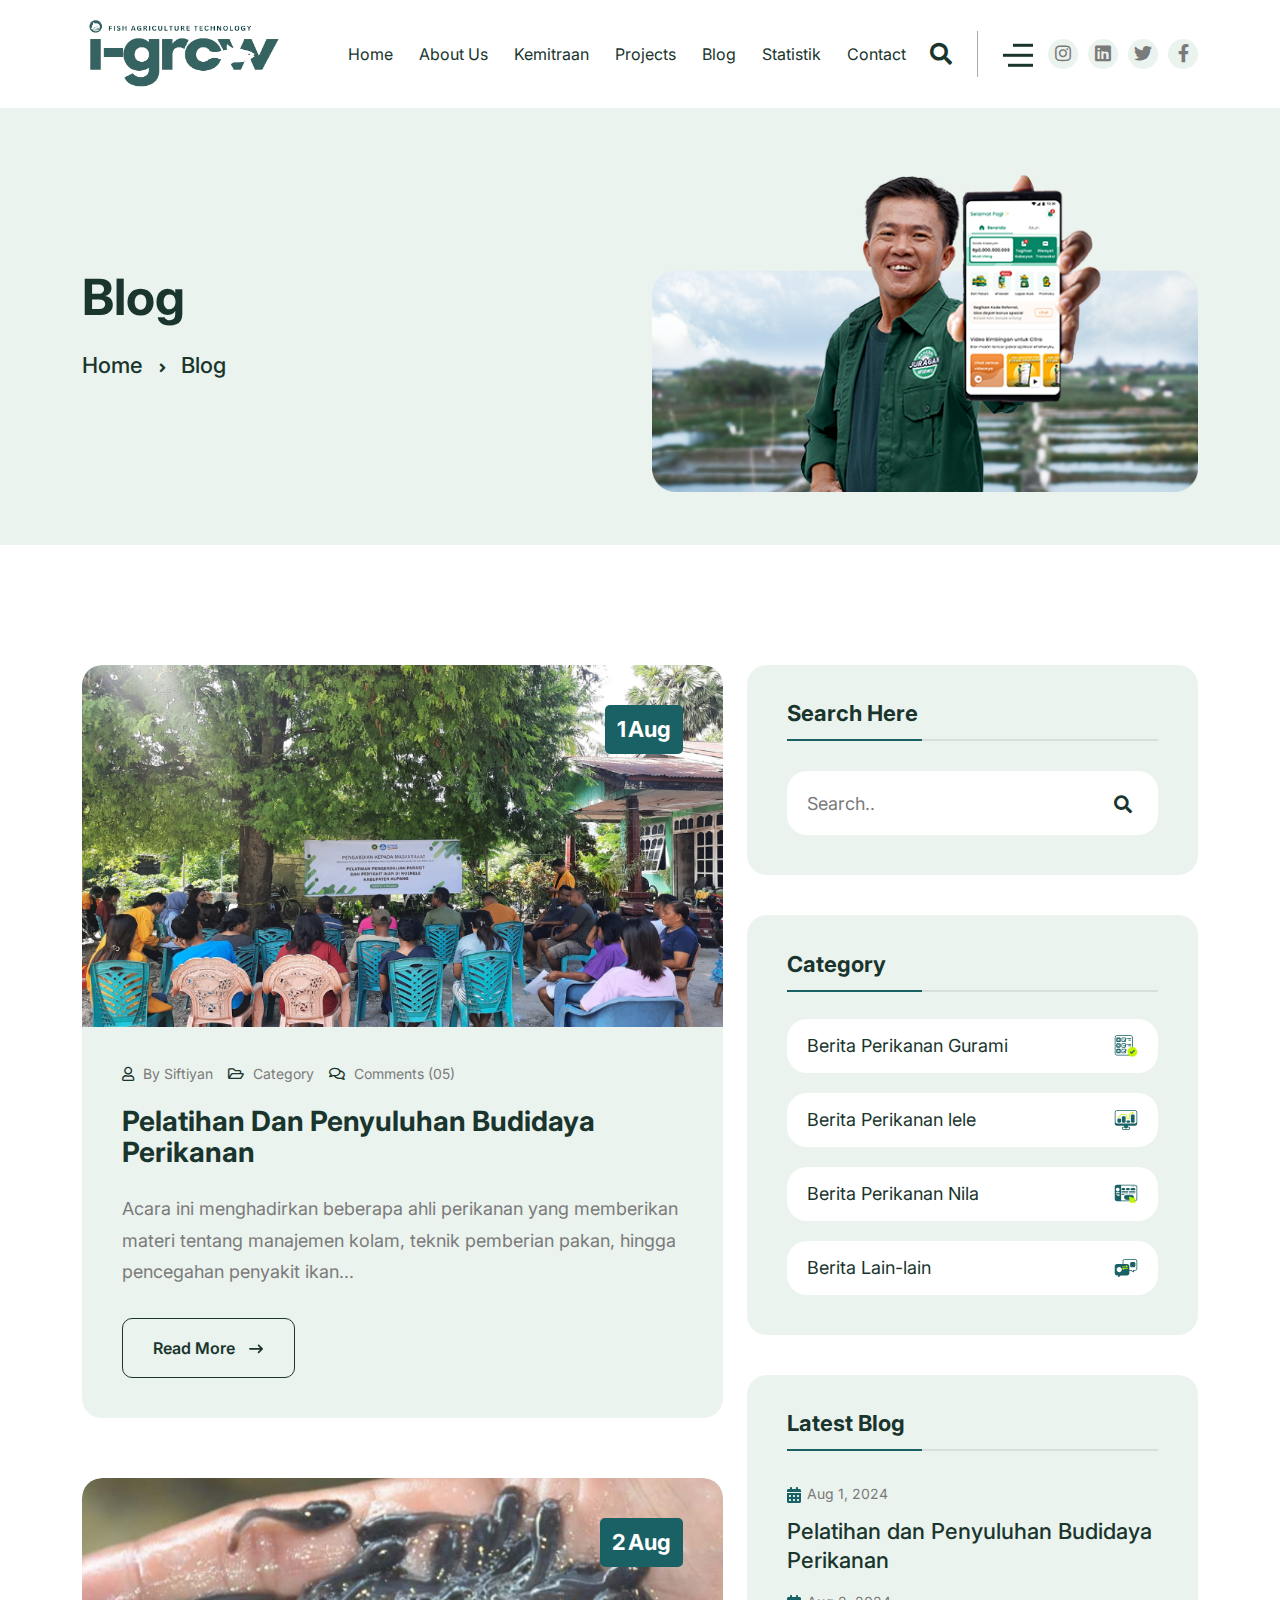
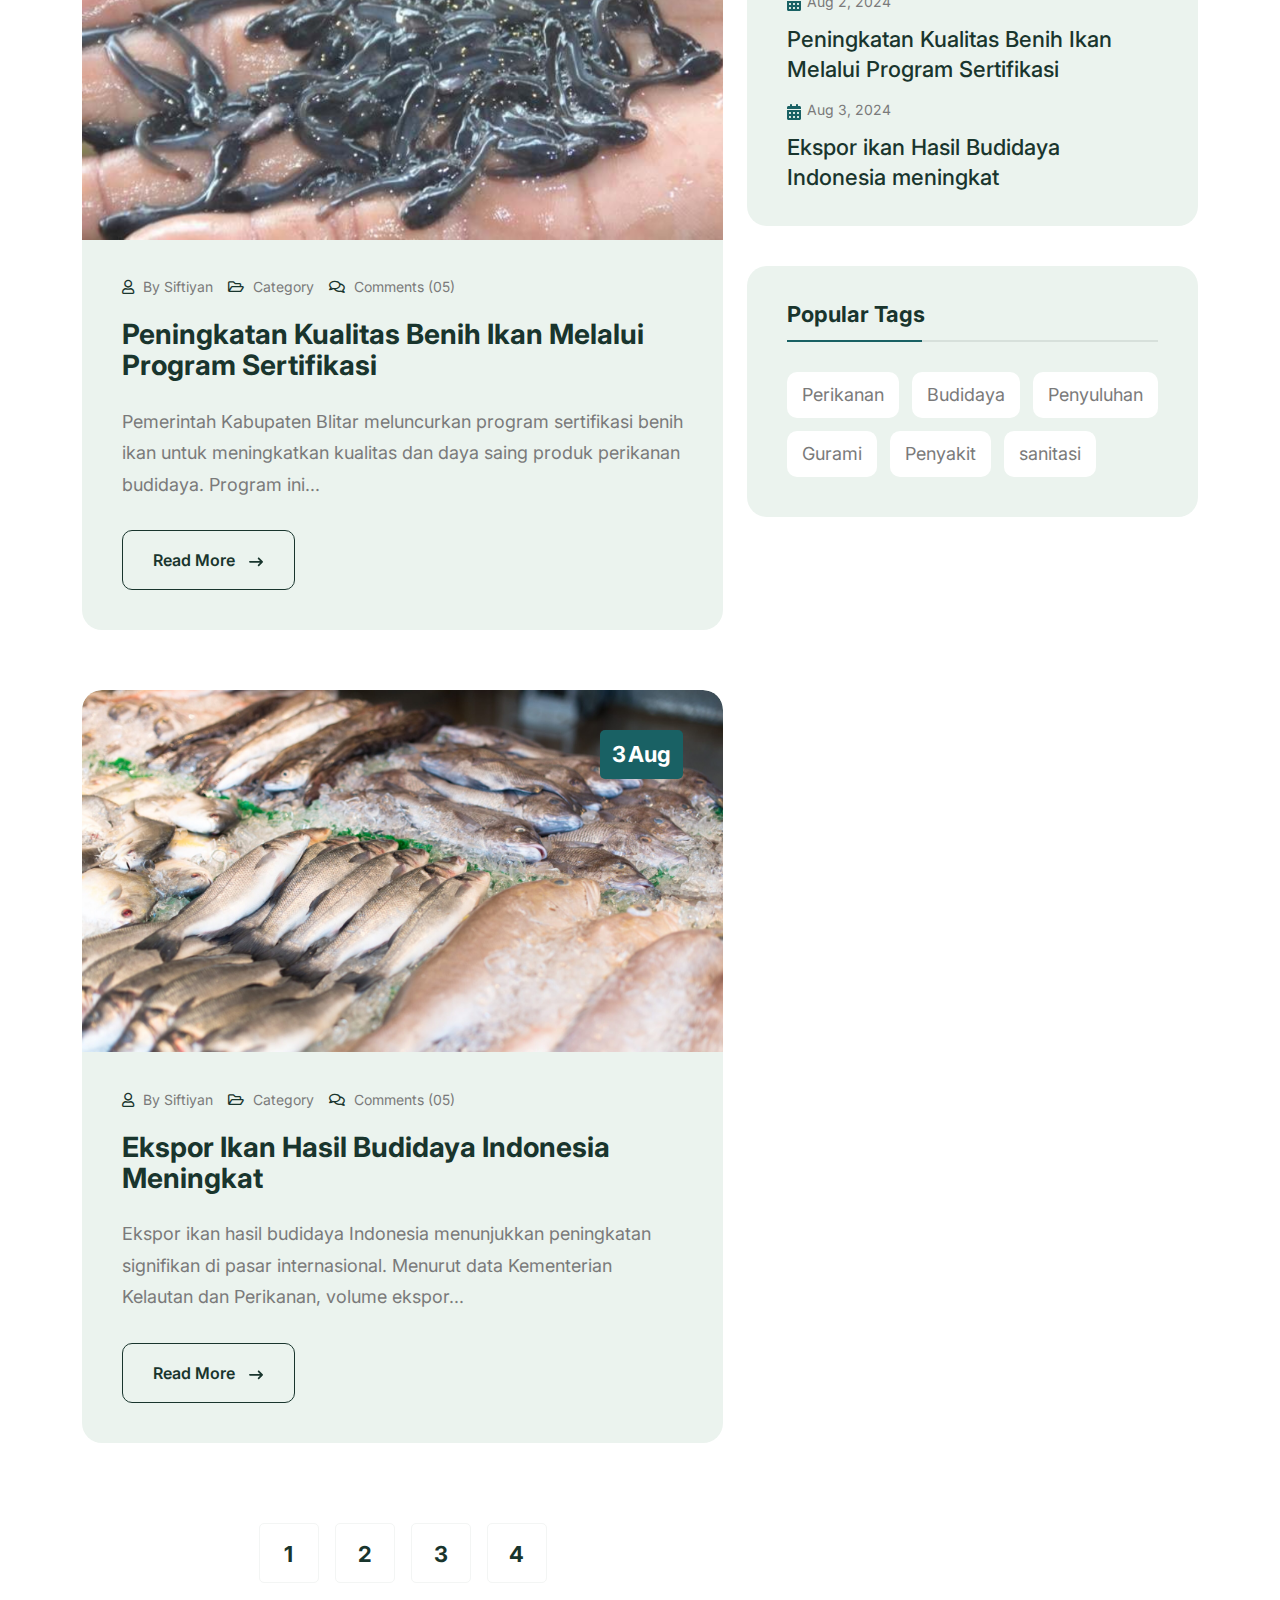
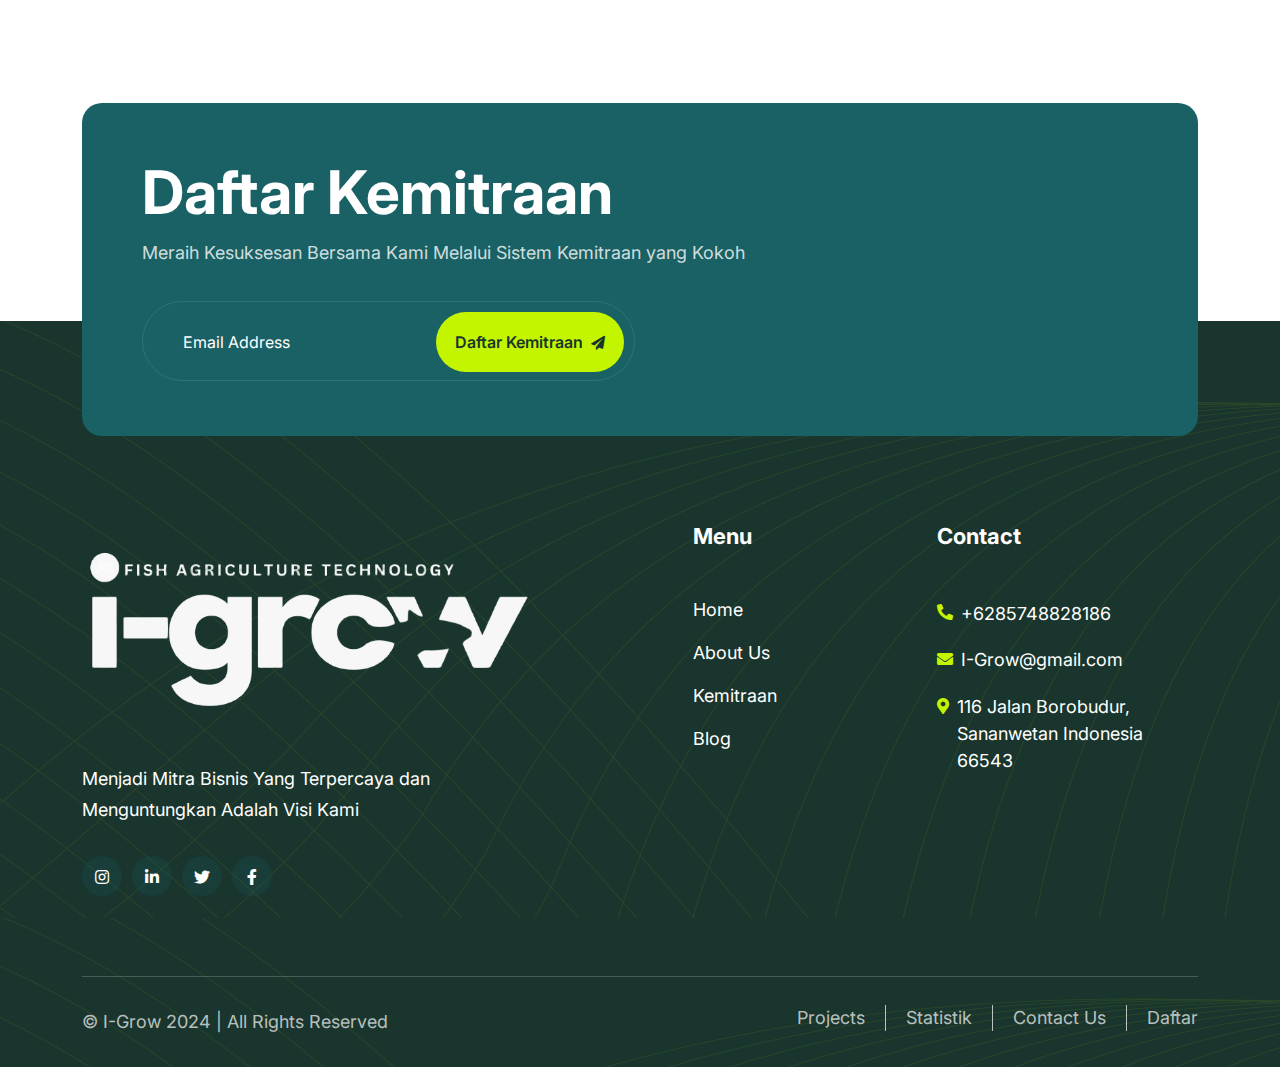
<file: blog.html>
<!doctype html>
<html class="no-js" lang="zxx">

<head>
    <meta charset="utf-8">
    <meta http-equiv="x-ua-compatible" content="ie=edge">
    <title>I-Grow </title>
    <meta name="description" content="I-Grow  ">
    <meta name="keywords" content="I-Grow  ">
    <meta name="robots" content="INDEX,FOLLOW">

    <!-- Mobile Specific Metas -->
    <meta name="viewport" content="width=device-width, initial-scale=1, shrink-to-fit=no">

    <!-- Favicons - Place favicon.ico in the root directory -->
    <link rel="icon" type="image/png" sizes="32x32" href="assets/img/halo/logoatas.png">
    <meta name="msapplication-TileColor" content="#ffffff">
    <meta name="theme-color" content="#ffffff">

    <!--==============================
	  Google Fonts
	============================== -->
    <link rel="preconnect" href="https://fonts.googleapis.com">
    <link rel="preconnect" href="https://fonts.gstatic.com" crossorigin>
    <link href="https://fonts.googleapis.com/css2?family=Inter:wght@100..900&display=swap" rel="stylesheet">


    <!--==============================
	    All CSS File
	============================== -->
    <!-- Bootstrap -->
    <link rel="stylesheet" href="assets/css/bootstrap.min.css">
    <!-- Fontawesome Icon -->
    <link rel="stylesheet" href="assets/css/fontawesome.min.css">
    <!-- Magnific Popup -->
    <link rel="stylesheet" href="assets/css/magnific-popup.min.css">
    <!-- Slick Slider -->
    <link rel="stylesheet" href="assets/css/slick.min.css">
    <!-- Theme Custom CSS -->
    <link rel="stylesheet" href="assets/css/style.css">

</head>

<body>
    <!--********************************
   		Code Start From Here 
	******************************** -->




    <!--==============================
     Preloader
    ==============================-->
    <div class="preloader ">
        <div class="preloader-inner">
            <span class="loader"></span>
        </div>
    </div>

    <!--==============================
Sidemenu
============================== -->
    <div class="sidemenu-wrapper sidemenu-info ">
        <div class="sidemenu-content">
            <button class="closeButton sideMenuCls"><i class="fas fa-times"></i></button>
            <div class="widget">
                <div class="th-widget-about">
                    <div class="about-logo">
                        <a href="index.html"><img src="assets/img/halo/logo I-Grow.png" alt="Laun"></a>
                    </div>
                    <p class="about-text">Kami menyediakan layanan kemitraan budidaya perikanan untuk meningkatkan hasil
                        produksi ikan Anda dengan dukungan teknis dan fasilitas yang memadai.</p>
                    <div class="social-links">
                        <a href="https://www.facebook.com/"><i class="fab fa-facebook-f"></i></a>
                        <a href="https://www.twitter.com/"><i class="fab fa-twitter"></i></a>
                        <a href="https://www.linkedin.com/"><i class="fab fa-linkedin-in"></i></a>
                        <a href="https://www.instagram.com/"><i class="fab fa-instagram"></i></a>
                    </div>
                </div>
            </div>
            <div class="side-info mb-30">
                <div class="contact-list mb-20">
                    <h4>Alamat Kantor</h4>
                    <p>116 Jalan Borobudur, Sananwetan, Indonesia 66543</p>
                </div>
                <div class="contact-list mb-20">
                    <h4>Nomor Telepon</h4>
                    <p class="mb-0">+6285748828186</p>
                    <p>+6285748281443</p>
                </div>
                <div class="contact-list mb-20">
                    <h4>Alamat Email</h4>
                    <p class="mb-0">I-Grow@gmail.com</p>
                </div>
            </div>
            <ul class="side-instagram list-wrap">
                <li><a href="#"><img src="assets/img/berita/pelatihan.png" alt="Produksi Ikan"></a></li>
                <li><a href="#"><img src="assets/img/berita/ekspor.png" alt="Kesehatan Ikan"></a></li>
                <li><a href="#"><img src="assets/img/berita/teknologi.png" alt="Pakan Ikan"></a></li>
                <li><a href="#"><img src="assets/img/berita/kualitasbenih.png" alt="Kemitraan Budidaya"></a></li>
            </ul>
        </div>
    </div>

    <div class="popup-search-box">
        <button class="searchClose"><i class="fas fa-times"></i></button>
        <form action="#">
            <input type="text" placeholder="Apa yang Anda cari?">
            <button type="submit"><i class="fas fa-search"></i></button>
        </form>
    </div>

    <!--==============================
	Header Area
    ==============================-->
    <header class="nav-header header-layout1">
        <div class="sticky-wrapper">
            <!-- Main Menu Area -->
            <div class="container">
                <div class="row align-items-center justify-content-between">
                    <div class="col-auto">
                        <div class="header-logo">
                            <a href="index.html"><img src="assets/img/halo/logo I-Grow.png" alt="logo"></a>
                        </div>
                    </div>
                    <div class="col-auto ms-xl-auto">
                        <nav class="main-menu d-none d-lg-inline-block">
                            <ul>
                                <li>
                                    <a href="index.html">Home</a>
                                </li>
                                <li>
                                    <a href="about.html">About Us</a>
                                </li>
                                <li>
                                    <a href="kemitraan.html">Kemitraan</a>
                                </li>
                                <li>
                                    <a href="project.html">Projects</a>
                                </li>
                                <li>
                                    <a href="blog.html">Blog</a>
                                </li>
                                <li>
                                    <a href="statistik.html">Statistik</a>
                                </li>
                                <li>
                                    <a href="contact.html">Contact</a>
                                </li>
                            </ul>
                        </nav>
                        <div class="navbar-right d-inline-flex d-lg-none">
                            <button type="button" class="menu-toggle icon-btn"><i class="fas fa-bars"></i></button>
                        </div>
                    </div>
                    <div class="col-auto ms-xxl-4 d-xl-block d-none">
                        <div class="header-wrapper">
                            <div class="header-button">
                                <button type="button" class="simple-icon searchBoxToggler"><i
                                        class="fas fa-search"></i></button>
                                <a href="#" class="simple-icon sideMenuToggler d-none d-lg-block"> <img
                                        src="assets/img/icon/bars.svg" alt=""> </a>
                            </div>
                            <div class="social-links">
                                <a href="https://www.instagram.com/"><i class="fab fa-instagram"></i></a>
                                <a href="https://www.linkedin.com/"><i class="fab fa-linkedin"></i></a>
                                <a href="https://www.twitter.com/"><i class="fab fa-twitter"></i></a>
                                <a href="https://www.facebook.com/"><i class="fab fa-facebook-f"></i></a>
                            </div>
                        </div>
                    </div>
                </div>
            </div>
        </div>
    </header>

    <!--==============================
    Breadcumb
    ============================== -->
    <div class="breadcumb-wrapper">
        <!-- bg animated image/ -->
        <div class="container">
            <div class="row align-items-center">
                <div class="col-lg-6">
                    <div class="breadcumb-content">
                        <h1 class="breadcumb-title">Blog</h1>
                        <ul class="breadcumb-menu">
                            <li><a href="index.html">Home</a></li>
                            <li class="active">Blog</li>
                        </ul>
                    </div>
                </div>
                <div class="col-lg-6 d-lg-block d-none">
                    <div class="breadcumb-thumb">
                        <img src="assets/img/halo/install-efisheryku-app.png" alt="img">
                    </div>
                </div>
            </div>
        </div>
    </div>

    <!--==============================
    Blog Area  
    ==============================-->
    <section class="blog-area space-top space-extra-bottom">
        <div class="container">
            <div class="row gx-40">
                <div class="col-xxl-8 col-lg-7">
                    <div class="blog-single-card">
                        <div class="blog-thumb">
                            <img src="assets/img/detailblog/penyuluhan.png" alt="blog image">
                            <div class="blog-date">
                                <a href="blog.html"><span>1</span>Aug</a>
                            </div>
                        </div>

                        <div class="blog-content">
                            <div class="blog-meta">
                                <a href="blog.html"><i class="fas fa-user"></i>By Siftiyan</a>
                                <a href="blog.html"><i class="fas fa-folder-open"></i>Category</a>
                                <a href="blog.html"><i class="fas fa-comments"></i>Comments (05)</a>
                            </div>
                            <h3 class="blog-title"><a href="blog-details.html">Pelatihan dan Penyuluhan Budidaya
                                    Perikanan</a></h3>
                            <p class="blog-text">Acara ini menghadirkan beberapa ahli perikanan yang memberikan materi
                                tentang manajemen kolam, teknik pemberian pakan, hingga pencegahan penyakit ikan...</p>
                            <a href="blog-details.html" class="global-btn style-border2"> Read More <img
                                    src="assets/img/icon/right-icon2.svg" alt=""></a>

                        </div>
                    </div>
                    <div class="blog-single-card">
                        <div class="blog-thumb">
                            <img src="assets/img/detailblog/bibit.png" alt="blog image">
                            <div class="blog-date">
                                <a href="blog.html"><span>2</span>Aug</a>
                            </div>
                        </div>

                        <div class="blog-content">
                            <div class="blog-meta">
                                <a href="blog.html"><i class="fas fa-user"></i>By Siftiyan</a>
                                <a href="blog.html"><i class="fas fa-folder-open"></i>Category</a>
                                <a href="blog.html"><i class="fas fa-comments"></i>Comments (05)</a>
                            </div>
                            <h3 class="blog-title"><a href="blog-details.html">Peningkatan Kualitas Benih Ikan Melalui
                                    Program Sertifikasi</a></h3>
                            <p class="blog-text">Pemerintah Kabupaten Blitar meluncurkan program sertifikasi benih ikan
                                untuk meningkatkan kualitas dan daya saing produk perikanan budidaya. Program ini...</p>
                            <a href="blog-details.html" class="global-btn style-border2"> Read More <img
                                    src="assets/img/icon/right-icon2.svg" alt=""></a>

                        </div>
                    </div>
                    <div class="blog-single-card">
                        <div class="blog-thumb">
                            <img src="assets/img/detailblog/ekspor.png" alt="blog image">
                            <div class="blog-date">
                                <a href="blog.html"><span>3</span>Aug</a>
                            </div>
                        </div>

                        <div class="blog-content">
                            <div class="blog-meta">
                                <a href="blog.html"><i class="fas fa-user"></i>By Siftiyan</a>
                                <a href="blog.html"><i class="fas fa-folder-open"></i>Category</a>
                                <a href="blog.html"><i class="fas fa-comments"></i>Comments (05)</a>
                            </div>
                            <h3 class="blog-title"><a href="blog-details.html">Ekspor ikan Hasil Budidaya Indonesia
                                    meningkat</a></h3>
                            <p class="blog-text">Ekspor ikan hasil budidaya Indonesia menunjukkan peningkatan signifikan
                                di pasar internasional. Menurut data Kementerian Kelautan dan Perikanan, volume
                                ekspor...</p>
                            <a href="blog-details.html" class="global-btn style-border2"> Read More <img
                                    src="assets/img/icon/right-icon2.svg" alt=""></a>

                        </div>
                    </div>
                    <div class="pagination justify-content-center">
                        <ul>
                            <li><a href="blog.html">1</a></li>
                            <li><a href="blog.html">2</a></li>
                            <li><a href="blog.html">3</a></li>
                            <li><a href="blog.html">4</a></li>
                        </ul>
                    </div>
                </div>

                <div class="col-xxl-4 col-lg-5">
                    <aside class="sidebar-area">
                        <div class="widget widget_search">
                            <h3 class="widget_title">Search Here</h3>
                            <form class="search-form">
                                <input type="text" placeholder="Search..">
                                <button type="submit"><i class="fas fa-search"></i></button>
                            </form>
                        </div>

                        <div class="widget widget_categories">
                            <h3 class="widget_title">Category</h3>
                            <ul>
                                <li>
                                    <a href="blog.html">Berita Perikanan Gurami<img src="assets/img/icon/category-1.svg"
                                            alt=""></a>
                                </li>
                                <li>
                                    <a href="blog.html">Berita Perikanan lele<img src="assets/img/icon/category-2.svg"
                                            alt=""></a>
                                </li>
                                <li>
                                    <a href="blog.html">Berita Perikanan Nila<img src="assets/img/icon/category-3.svg"
                                            alt=""></a>
                                </li>
                                <li>
                                    <a href="blog.html">Berita Lain-lain<img src="assets/img/icon/category-4.svg"
                                            alt=""></a>
                                </li>
                            </ul>
                        </div>

                        <div class="widget">
                            <h3 class="widget_title">Latest Blog</h3>
                            <div class="recent-post-wrap">
                                <div class="recent-post">
                                    <div class="recent-post-meta">
                                        <a href="blog.html"><img src="assets/img/icon/calender.svg" alt="">Aug 1,
                                            2024</a>
                                    </div>
                                    <div class="media-body">
                                        <h4 class="post-title"><a class="text-inherit"
                                                href="blog-details.html">Pelatihan dan Penyuluhan Budidaya Perikanan</a>
                                        </h4>
                                    </div>
                                </div>

                                <div class="recent-post">
                                    <div class="recent-post-meta">
                                        <a href="blog.html"><img src="assets/img/icon/calender.svg" alt="">Aug 2,
                                            2024</a>
                                    </div>
                                    <div class="media-body">
                                        <h4 class="post-title"><a class="text-inherit"
                                                href="blog-details.html">Peningkatan Kualitas Benih Ikan Melalui Program
                                                Sertifikasi</a></h4>
                                    </div>
                                </div>

                                <div class="recent-post">
                                    <div class="recent-post-meta">
                                        <a href="blog.html"><img src="assets/img/icon/calender.svg" alt="">Aug 3,
                                            2024</a>
                                    </div>
                                    <div class="media-body">
                                        <h4 class="post-title"><a class="text-inherit" href="blog-details.html">Ekspor
                                                ikan Hasil Budidaya Indonesia meningkat</a></h4>
                                    </div>
                                </div>
                            </div>
                        </div>

                        <div class="widget widget_tag_cloud">
                            <h3 class="widget_title">Popular Tags</h3>
                            <div class="tagcloud">
                                <a href="blog.html">Perikanan</a>
                                <a href="blog.html">Budidaya</a>
                                <a href="blog.html">Penyuluhan</a>
                                <a href="blog.html">Gurami</a>
                                <a href="blog.html">Penyakit</a>
                                <a href="blog.html">sanitasi</a>
                            </div>
                        </div>
                    </aside>
                </div>
            </div>
        </div>
    </section>

    <div class="container">
        <div class="footer-top-1 bg-theme">
            <div class="footer-top-content">
                <h3 class="footer-top-title text-white">Daftar Kemitraan</h3>
                <p class="footer-top-text">Meraih Kesuksesan Bersama Kami Melalui Sistem Kemitraan yang Kokoh</p>
            </div>
            <form class="newsletter-form">
                <div class="form-group">
                    <input class="form-control" type="email" placeholder="Email Address" required="">
                    <button type="submit" class="global-btn">Daftar Kemitraan<span class="icon"><i
                                class="fa-sharp fas fa-paper-plane ms-2"></i></span></button>
                </div>
            </form>
        </div>
    </div>

    <!--==============================
        Footer Area
    ==============================-->
    <footer class="footer-wrapper footer-layout1" style="background-image: url(assets/img/bg/footer-bg1-1.png);">
        <div class="container">
            <div class="widget-area">
                <div class="row justify-content-between">
                    <div class="col-md-6 col-xl-5">
                        <div class="widget footer-widget widget-about">
                            <div class="about-logo">
                                <a href="index.html"><img src="assets/img/halo/fulllwhite.png" alt="Bizmaster"></a>
                            </div>
                            <p class="footer-text mb-30">Menjadi Mitra Bisnis Yang Terpercaya dan Menguntungkan Adalah
                                Visi Kami
                            </p>
                            <div class="social-btn style3">
                                <a href="https://www.instagram.com/" tabindex="-1"><i class="fab fa-instagram"></i></a>
                                <a href="https://linkedin.com/" tabindex="-1"><i class="fab fa-linkedin-in"></i></a>
                                <a href="https://twitter.com/" tabindex="-1"><i class="fab fa-twitter"></i></a>
                                <a href="https://facebook.com/" tabindex="-1"><i class="fab fa-facebook-f"></i></a>
                            </div>
                        </div>
                    </div>
                    <div class="col-md-6 col-xl-auto">
                        <div class="widget widget_nav_menu footer-widget">
                            <h3 class="widget_title">Menu</h3>
                            <div class="menu-all-pages-container">
                                <ul class="menu">
                                    <li><a href="index.html">Home</a></li>
                                    <li><a href="about.html">About Us</a></li>
                                    <li><a href="kemitraan.html">Kemitraan</a></li>
                                    <li><a href="blog.html">Blog</a></li>
                                </ul>
                            </div>
                        </div>
                    </div>
                    <div class="col-md-6 col-xl-3">
                        <div class="widget footer-widget me-xl-3">
                            <h3 class="widget_title">Contact</h3>
                            <div class="widget-contact2">
                                <div class="widget-contact-grid">
                                    <i class="fas fa-phone-alt"></i>
                                    <div class="contact-grid-details">
                                        <h6><a href="tel:+880123456789">+6285748828186</a></p>
                                    </div>
                                </div>
                                <div class="widget-contact-grid">
                                    <i class="fas fa-envelope"></i>
                                    <div class="contact-grid-details">
                                        <h6><a href="mailto:yourmail@gmail.comm">I-Grow@gmail.com</a></p>
                                    </div>
                                </div>
                                <div class="widget-contact-grid">
                                    <i class="fas fa-map-marker-alt"></i>
                                    <div class="contact-grid-details">
                                        <h6>116 Jalan Borobudur, Sananwetan Indonesia 66543</p>
                                    </div>
                                </div>
                            </div>
                        </div>
                    </div>
                </div>
            </div>
        </div>
        <div class="container">
            <div class="copyright-wrap">
                <div class="row gy-3 justify-content-lg-between justify-content-center">
                    <div class="col-auto align-self-center">
                        <p class="copyright-text text-center">© <a href="#">I-Grow </a> 2024 | All Rights Reserved
                        </p>
                    </div>
                    <div class="col-auto">
                        <div class="footer-links">
                            <a href="project.html">Projects</a>
                            <a href="statistik.html">Statistik</a>
                            <a href="contact.html">Contact Us</a>
                            <a href="index.html">Daftar</a>
                        </div>
                    </div>
                </div>
            </div>
        </div>
    </footer>

    <!--********************************
			Code End  Here 
	******************************** -->

    <!-- Scroll To Top -->
    <div class="scroll-top">
        <svg class="progress-circle svg-content" width="100%" height="100%" viewBox="-1 -1 102 102">
            <path d="M50,1 a49,49 0 0,1 0,98 a49,49 0 0,1 0,-98"
                style="transition: stroke-dashoffset 10ms linear 0s; stroke-dasharray: 307.919, 307.919; stroke-dashoffset: 307.919;">
            </path>
        </svg>
    </div>

    <!--==============================
    All Js File
    ============================== -->
    <!-- Jquery -->
    <script src="assets/js/vendor/jquery-3.6.0.min.js"></script>
    <!-- Slick Slider -->
    <script src="assets/js/slick.min.js"></script>
    <!-- Range Slider -->
    <script src="assets/js/jquery-ui.min.js"></script>
    <!-- Bootstrap -->
    <script src="assets/js/bootstrap.min.js"></script>
    <!-- Magnific Popup -->
    <script src="assets/js/jquery.magnific-popup.min.js"></script>
    <!-- Counter Up -->
    <script src="assets/js/jquery.counterup.min.js"></script>
    <!-- Marquee -->
    <script src="assets/js/jquery.marquee.min.js"></script>
    <!-- Isotope Filter -->
    <script src="assets/js/imagesloaded.pkgd.min.js"></script>
    <script src="assets/js/isotope.pkgd.min.js"></script>

    <!-- Main Js File -->
    <script src="assets/js/main.js"></script>
</body>

</html>
</file>
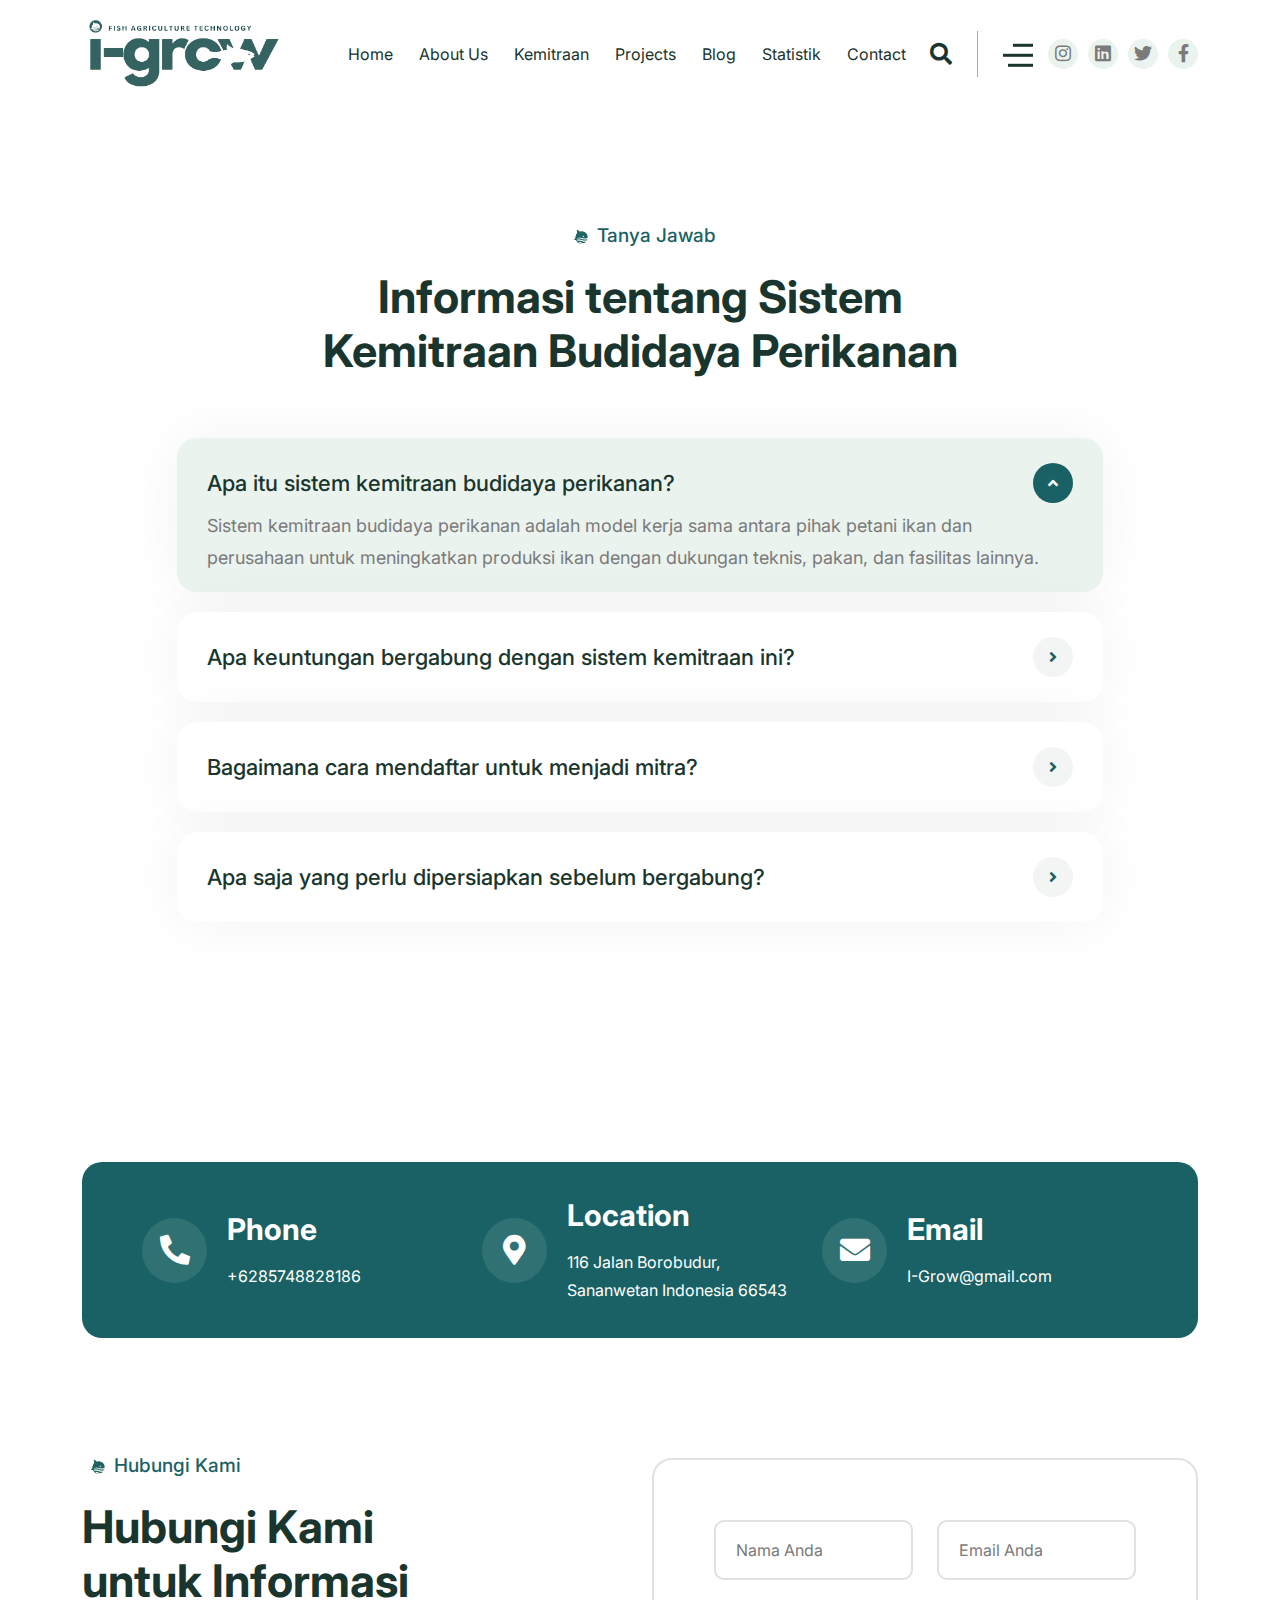
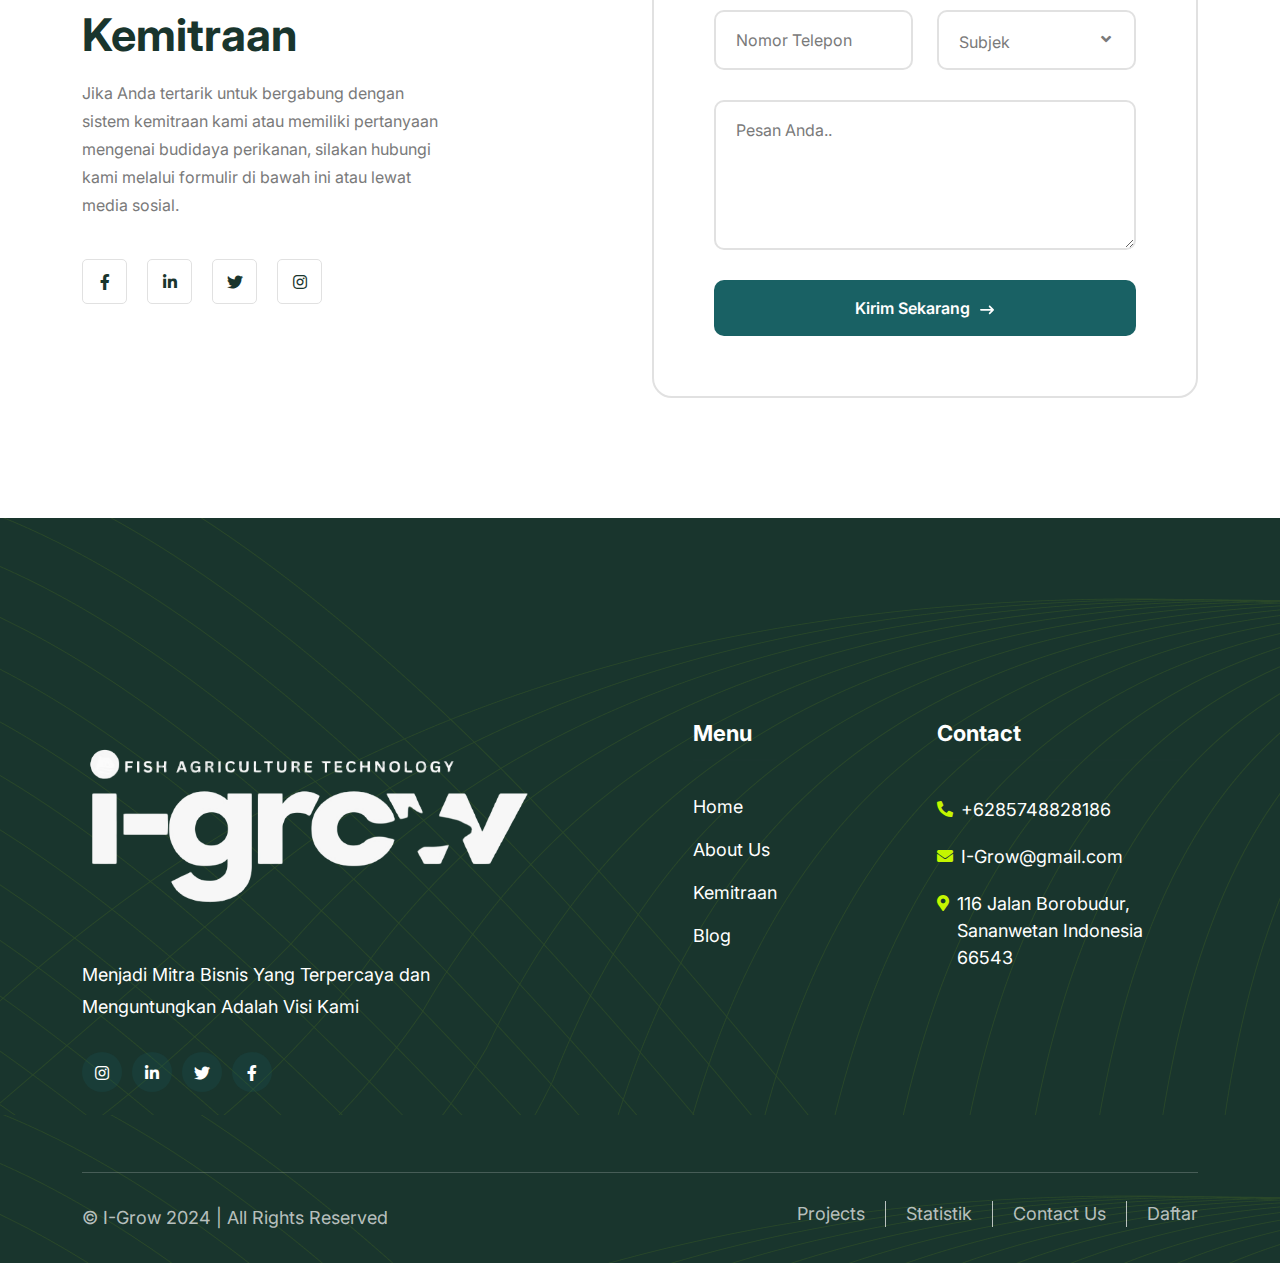
<file: contact.html>
<!doctype html>
<html class="no-js" lang="zxx">

<head>
    <meta charset="utf-8">
    <meta http-equiv="x-ua-compatible" content="ie=edge">
    <title>I-Grow </title>
    <meta name="description" content="I-Grow  ">
    <meta name="keywords" content="I-Grow  ">
    <meta name="robots" content="INDEX,FOLLOW">

    <!-- Mobile Specific Metas -->
    <meta name="viewport" content="width=device-width, initial-scale=1, shrink-to-fit=no">

    <!-- Favicons - Place favicon.ico in the root directory -->
    <link rel="icon" type="image/png" sizes="32x32" href="assets/img/halo/logoatas.png">
    <meta name="msapplication-TileColor" content="#ffffff">
    <meta name="theme-color" content="#ffffff">

    <!--==============================
	  Google Fonts
	============================== -->
    <link rel="preconnect" href="https://fonts.googleapis.com">
    <link rel="preconnect" href="https://fonts.gstatic.com" crossorigin>
    <link href="https://fonts.googleapis.com/css2?family=Inter:wght@100..900&display=swap" rel="stylesheet">


    <!--==============================
	    All CSS File
	============================== -->
    <!-- Bootstrap -->
    <link rel="stylesheet" href="assets/css/bootstrap.min.css">
    <!-- Fontawesome Icon -->
    <link rel="stylesheet" href="assets/css/fontawesome.min.css">
    <!-- Magnific Popup -->
    <link rel="stylesheet" href="assets/css/magnific-popup.min.css">
    <!-- Slick Slider -->
    <link rel="stylesheet" href="assets/css/slick.min.css">
    <!-- Theme Custom CSS -->
    <link rel="stylesheet" href="assets/css/style.css">

</head>

<body>
    <!--********************************
   		Code Start From Here 
	******************************** -->




    <!--==============================
     Preloader
    ==============================-->
    <div class="preloader ">
        <div class="preloader-inner">
            <span class="loader"></span>
        </div>
    </div>

    <!--==============================
Sidemenu
============================== -->
    <div class="sidemenu-wrapper sidemenu-info ">
        <div class="sidemenu-content">
            <button class="closeButton sideMenuCls"><i class="fas fa-times"></i></button>
            <div class="widget">
                <div class="th-widget-about">
                    <div class="about-logo">
                        <a href="index.html"><img src="assets/img/halo/logo I-Grow.png" alt="Laun"></a>
                    </div>
                    <p class="about-text">Kami menyediakan layanan kemitraan budidaya perikanan untuk meningkatkan hasil
                        produksi ikan Anda dengan dukungan teknis dan fasilitas yang memadai.</p>
                    <div class="social-links">
                        <a href="https://www.facebook.com/"><i class="fab fa-facebook-f"></i></a>
                        <a href="https://www.twitter.com/"><i class="fab fa-twitter"></i></a>
                        <a href="https://www.linkedin.com/"><i class="fab fa-linkedin-in"></i></a>
                        <a href="https://www.instagram.com/"><i class="fab fa-instagram"></i></a>
                    </div>
                </div>
            </div>
            <div class="side-info mb-30">
                <div class="contact-list mb-20">
                    <h4>Alamat Kantor</h4>
                    <p>116 Jalan Borobudur, Sananwetan, Indonesia 66543</p>
                </div>
                <div class="contact-list mb-20">
                    <h4>Nomor Telepon</h4>
                    <p class="mb-0">+6285748828186</p>
                    <p>+6285748281443</p>
                </div>
                <div class="contact-list mb-20">
                    <h4>Alamat Email</h4>
                    <p class="mb-0">I-Grow@gmail.com</p>
                </div>
            </div>
            <ul class="side-instagram list-wrap">
                <li><a href="#"><img src="assets/img/berita/pelatihan.png" alt="Produksi Ikan"></a></li>
                <li><a href="#"><img src="assets/img/berita/ekspor.png" alt="Kesehatan Ikan"></a></li>
                <li><a href="#"><img src="assets/img/berita/teknologi.png" alt="Pakan Ikan"></a></li>
                <li><a href="#"><img src="assets/img/berita/kualitasbenih.png" alt="Kemitraan Budidaya"></a></li>
            </ul>
        </div>
    </div>

    <div class="popup-search-box">
        <button class="searchClose"><i class="fas fa-times"></i></button>
        <form action="#">
            <input type="text" placeholder="Apa yang Anda cari?">
            <button type="submit"><i class="fas fa-search"></i></button>
        </form>
    </div>


    <!--==============================
	Header Area
    ==============================-->
    <header class="nav-header header-layout1">
        <div class="sticky-wrapper">
            <!-- Main Menu Area -->
            <div class="container">
                <div class="row align-items-center justify-content-between">
                    <div class="col-auto">
                        <div class="header-logo">
                            <a href="index.html"><img src="assets/img/halo/logo I-Grow.png" alt="logo"></a>
                        </div>
                    </div>
                    <div class="col-auto ms-xl-auto">
                        <nav class="main-menu d-none d-lg-inline-block">
                            <ul>
                                <li>
                                    <a href="index.html">Home</a>
                                </li>
                                <li>
                                    <a href="about.html">About Us</a>
                                </li>
                                <li>
                                    <a href="kemitraan.html">Kemitraan</a>
                                </li>
                                <li>
                                    <a href="project.html">Projects</a>
                                </li>
                                <li>
                                    <a href="blog.html">Blog</a>
                                </li>
                                <li>
                                    <a href="statistik.html">Statistik</a>
                                </li>
                                <li>
                                    <a href="contact.html">Contact</a>
                                </li>
                            </ul>
                        </nav>
                        <div class="navbar-right d-inline-flex d-lg-none">
                            <button type="button" class="menu-toggle icon-btn"><i class="fas fa-bars"></i></button>
                        </div>
                    </div>
                    <div class="col-auto ms-xxl-4 d-xl-block d-none">
                        <div class="header-wrapper">
                            <div class="header-button">
                                <button type="button" class="simple-icon searchBoxToggler"><i
                                        class="fas fa-search"></i></button>
                                <a href="#" class="simple-icon sideMenuToggler d-none d-lg-block"> <img
                                        src="assets/img/icon/bars.svg" alt=""> </a>
                            </div>
                            <div class="social-links">
                                <a href="https://www.instagram.com/"><i class="fab fa-instagram"></i></a>
                                <a href="https://www.linkedin.com/"><i class="fab fa-linkedin"></i></a>
                                <a href="https://www.twitter.com/"><i class="fab fa-twitter"></i></a>
                                <a href="https://www.facebook.com/"><i class="fab fa-facebook-f"></i></a>
                            </div>
                        </div>
                    </div>
                </div>
            </div>
        </div>
    </header>

    <!--==============================
    Faq Area 03 
    ==============================-->
    <section class="faq-area-3 space">
        <div class="container">
            <div class="row justify-content-center">
                <div class="col-xl-7">
                    <div class="title-area text-center mb-60">
                        <span class="sub-title"><img src="assets/img/halo/logoatas.png" alt="shape">Tanya Jawab</span>
                        <h2 class="sec-title style2">Informasi tentang Sistem Kemitraan Budidaya Perikanan</h2>
                    </div>
                </div>
                <div class="col-xl-10">
                    <div class="accordion-area accordion" id="faqAccordion">

                        <div class="accordion-card style3 active">
                            <div class="accordion-header" id="collapse-item-1">
                                <button class="accordion-button " type="button" data-bs-toggle="collapse"
                                    data-bs-target="#collapse-1" aria-expanded="true" aria-controls="collapse-1">Apa itu
                                    sistem kemitraan budidaya perikanan?</button>
                            </div>
                            <div id="collapse-1" class="accordion-collapse collapse show"
                                aria-labelledby="collapse-item-1" data-bs-parent="#faqAccordion">
                                <div class="accordion-body">
                                    <p class="faq-text">Sistem kemitraan budidaya perikanan adalah model kerja sama
                                        antara pihak petani ikan dan perusahaan untuk meningkatkan produksi ikan dengan
                                        dukungan teknis, pakan, dan fasilitas lainnya.</p>
                                </div>
                            </div>
                        </div>

                        <div class="accordion-card style3">
                            <div class="accordion-header" id="collapse-item-2">
                                <button class="accordion-button collapsed" type="button" data-bs-toggle="collapse"
                                    data-bs-target="#collapse-2" aria-expanded="false" aria-controls="collapse-2">Apa
                                    keuntungan bergabung dengan sistem kemitraan ini?</button>
                            </div>
                            <div id="collapse-2" class="accordion-collapse collapse " aria-labelledby="collapse-item-2"
                                data-bs-parent="#faqAccordion">
                                <div class="accordion-body">
                                    <p class="faq-text">Bergabung dengan sistem kemitraan ini memberikan keuntungan
                                        seperti akses ke pakan berkualitas, dukungan teknis, pelatihan, dan pasar yang
                                        lebih luas untuk produk ikan. Selain itu, ada juga kemungkinan untuk mendapatkan
                                        insentif dan bantuan dalam mengatasi tantangan produksi.</p>
                                </div>
                            </div>
                        </div>

                        <div class="accordion-card style3">
                            <div class="accordion-header" id="collapse-item-3">
                                <button class="accordion-button collapsed" type="button" data-bs-toggle="collapse"
                                    data-bs-target="#collapse-3" aria-expanded="false"
                                    aria-controls="collapse-3">Bagaimana cara mendaftar untuk menjadi mitra?</button>
                            </div>
                            <div id="collapse-3" class="accordion-collapse collapse " aria-labelledby="collapse-item-3"
                                data-bs-parent="#faqAccordion">
                                <div class="accordion-body">
                                    <p class="faq-text">Untuk mendaftar sebagai mitra, Anda dapat mengisi formulir
                                        pendaftaran yang tersedia di situs web kami atau menghubungi tim dukungan kami
                                        melalui email atau telepon. Kami akan memproses aplikasi Anda dan menghubungi
                                        Anda untuk langkah selanjutnya.</p>
                                </div>
                            </div>
                        </div>

                        <div class="accordion-card style3">
                            <div class="accordion-header" id="collapse-item-4">
                                <button class="accordion-button collapsed" type="button" data-bs-toggle="collapse"
                                    data-bs-target="#collapse-4" aria-expanded="false" aria-controls="collapse-4">Apa
                                    saja yang perlu dipersiapkan sebelum bergabung?</button>
                            </div>
                            <div id="collapse-4" class="accordion-collapse collapse " aria-labelledby="collapse-item-4"
                                data-bs-parent="#faqAccordion">
                                <div class="accordion-body">
                                    <p class="faq-text">Sebelum bergabung, pastikan Anda memiliki fasilitas budidaya
                                        yang memadai, seperti kolam atau tangki, serta persediaan dan peralatan yang
                                        diperlukan. Kami juga menyarankan untuk memiliki pemahaman dasar tentang teknik
                                        budidaya ikan dan kesiapan untuk mengikuti pelatihan yang kami sediakan.</p>
                                </div>
                            </div>
                        </div>

                    </div>
                </div>
            </div>
        </div>
    </section>


    <!--==============================
    Contact Area  
    ==============================-->
    <div class="contact-area space">
        <div class="container">
            <div class="contact-page-wrap bg-theme">
                <div class="row gy-40 align-items-center">
                    <div class="col-lg-4 col-md-6">
                        <div class="contact-info">
                            <div class="contact-info_icon">
                                <i class="fas fa-phone-alt"></i>
                            </div>
                            <div class="contact-info_details">
                                <h6 class="contact-info_title">Phone</h6>
                                <p class="contact-info_text"><a href="tel:6295550129">+6285748828186</a>
                            </div>

                        </div>
                    </div>

                    <div class="col-lg-4 col-md-6">
                        <div class="contact-info">
                            <div class="contact-info_icon">
                                <i class="fas fa-map-marker-alt"></i>
                            </div>
                            <div class="contact-info_details">
                                <h6 class="contact-info_title">Location</h6>
                                <p class="contact-info_text">116 Jalan Borobudur, Sananwetan Indonesia 66543</p>
                            </div>
                        </div>
                    </div>

                    <div class="col-lg-4 col-md-6">
                        <div class="contact-info">
                            <div class="contact-info_icon">
                                <i class="fas fa-envelope"></i>
                            </div>
                            <div class="contact-info_details">
                                <h6 class="contact-info_title">Email</h6>
                                <p class="contact-info_text"><a
                                        href="mailto:nafiz125432gmail.com">I-Grow@gmail.com</a></p>
                            </div>
                        </div>
                    </div>
                </div>
            </div>
        </div>
    </div>
    <div class="space-bottom">
        <div class="container">
            <div class="row gy-40 justify-content-between">
                <div class="col-lg-4">
                    <div class="title-area mb-0">
                        <span class="sub-title"><img src="assets/img/halo/logoatas.png" alt="shape">Hubungi Kami</span>
                        <h2 class="sec-title style2">Hubungi Kami untuk Informasi Kemitraan</h2>
                        <p class="mb-40">Jika Anda tertarik untuk bergabung dengan sistem kemitraan kami atau memiliki
                            pertanyaan mengenai budidaya perikanan, silakan hubungi kami melalui formulir di bawah ini
                            atau lewat media sosial.</p>
                        <div class="social-btn style4">
                            <a href="https://facebook.com/" tabindex="-1"><i class="fab fa-facebook-f"></i></a>
                            <a href="https://linkedin.com/" tabindex="-1"><i class="fab fa-linkedin-in"></i></a>
                            <a href="https://twitter.com/" tabindex="-1"><i class="fab fa-twitter"></i></a>
                            <a href="https://www.instagram.com/" tabindex="-1"><i class="fab fa-instagram"></i></a>
                        </div>
                    </div>
                </div>
                <div class="col-xl-6 col-lg-8">
                    <div class="contact-form">
                        <div class="row">
                            <div class="col-md-6 form-group">
                                <input type="text" placeholder="Nama Anda" class="form-control style-border">
                            </div>
                            <div class="col-md-6 form-group">
                                <input type="text" placeholder="Email Anda" class="form-control style-border">
                            </div>
                            <div class="col-md-6 form-group">
                                <input type="text" placeholder="Nomor Telepon" class="form-control style-border">
                            </div>
                            <div class="col-md-6 form-group">
                                <select name="subject" id="subject" class="form-select style-border">
                                    <option value="" disabled selected hidden>Subjek</option>
                                    <option value="01">Pertanyaan Umum</option>
                                    <option value="02">Informasi Kemitraan</option>
                                    <option value="03">Masukan dan Saran</option>
                                </select>
                                <i class="fas fa-angle-down"></i>
                            </div>
                            <div class="col-12 form-group">
                                <textarea placeholder="Pesan Anda.." class="form-control style-border"></textarea>
                            </div>
                            <div class="col-12 form-group mb-0">
                                <button class="global-btn w-100">Kirim Sekarang<img src="assets/img/icon/right-icon.svg"
                                        alt=""></button>
                            </div>
                        </div>
                    </div>
                </div>
            </div>
        </div>
    </div>


    <!--==============================
        Footer Area
    ==============================-->
    <footer class="footer-wrapper footer-layout1" style="background-image: url(assets/img/bg/footer-bg1-1.png);">
        <div class="container">
            <div class="widget-area">
                <div class="row justify-content-between">
                    <div class="col-md-6 col-xl-5">
                        <div class="widget footer-widget widget-about">
                            <div class="about-logo">
                                <a href="index.html"><img src="assets/img/halo/fulllwhite.png" alt="Bizmaster"></a>
                            </div>
                            <p class="footer-text mb-30">Menjadi Mitra Bisnis Yang Terpercaya dan Menguntungkan Adalah
                                Visi Kami
                            </p>
                            <div class="social-btn style3">
                                <a href="https://www.instagram.com/" tabindex="-1"><i class="fab fa-instagram"></i></a>
                                <a href="https://linkedin.com/" tabindex="-1"><i class="fab fa-linkedin-in"></i></a>
                                <a href="https://twitter.com/" tabindex="-1"><i class="fab fa-twitter"></i></a>
                                <a href="https://facebook.com/" tabindex="-1"><i class="fab fa-facebook-f"></i></a>
                            </div>
                        </div>
                    </div>
                    <div class="col-md-6 col-xl-auto">
                        <div class="widget widget_nav_menu footer-widget">
                            <h3 class="widget_title">Menu</h3>
                            <div class="menu-all-pages-container">
                                <ul class="menu">
                                    <li><a href="index.html">Home</a></li>
                                    <li><a href="about.html">About Us</a></li>
                                    <li><a href="kemitraan.html">Kemitraan</a></li>
                                    <li><a href="blog.html">Blog</a></li>
                                </ul>
                            </div>
                        </div>
                    </div>
                    <div class="col-md-6 col-xl-3">
                        <div class="widget footer-widget me-xl-3">
                            <h3 class="widget_title">Contact</h3>
                            <div class="widget-contact2">
                                <div class="widget-contact-grid">
                                    <i class="fas fa-phone-alt"></i>
                                    <div class="contact-grid-details">
                                        <h6><a href="tel:+880123456789">+6285748828186</a></p>
                                    </div>
                                </div>
                                <div class="widget-contact-grid">
                                    <i class="fas fa-envelope"></i>
                                    <div class="contact-grid-details">
                                        <h6><a href="mailto:yourmail@gmail.comm">I-Grow@gmail.com</a></p>
                                    </div>
                                </div>
                                <div class="widget-contact-grid">
                                    <i class="fas fa-map-marker-alt"></i>
                                    <div class="contact-grid-details">
                                        <h6>116 Jalan Borobudur, Sananwetan Indonesia 66543</p>
                                    </div>
                                </div>
                            </div>
                        </div>
                    </div>
                </div>
            </div>
        </div>
        <div class="container">
            <div class="copyright-wrap">
                <div class="row gy-3 justify-content-lg-between justify-content-center">
                    <div class="col-auto align-self-center">
                        <p class="copyright-text text-center">© <a href="#">I-Grow </a> 2024 | All Rights Reserved
                        </p>
                    </div>
                    <div class="col-auto">
                        <div class="footer-links">
                            <a href="project.html">Projects</a>
                            <a href="statistik.html">Statistik</a>
                            <a href="contact.html">Contact Us</a>
                            <a href="index.html">Daftar</a>
                        </div>
                    </div>
                </div>
            </div>
        </div>
    </footer>
    <!--********************************
			Code End  Here 
	******************************** -->

    <!-- Scroll To Top -->
    <div class="scroll-top">
        <svg class="progress-circle svg-content" width="100%" height="100%" viewBox="-1 -1 102 102">
            <path d="M50,1 a49,49 0 0,1 0,98 a49,49 0 0,1 0,-98"
                style="transition: stroke-dashoffset 10ms linear 0s; stroke-dasharray: 307.919, 307.919; stroke-dashoffset: 307.919;">
            </path>
        </svg>
    </div>

    <!--==============================
    All Js File
    ============================== -->
    <!-- Jquery -->
    <script src="assets/js/vendor/jquery-3.6.0.min.js"></script>
    <!-- Slick Slider -->
    <script src="assets/js/slick.min.js"></script>
    <!-- Range Slider -->
    <script src="assets/js/jquery-ui.min.js"></script>
    <!-- Bootstrap -->
    <script src="assets/js/bootstrap.min.js"></script>
    <!-- Magnific Popup -->
    <script src="assets/js/jquery.magnific-popup.min.js"></script>
    <!-- Counter Up -->
    <script src="assets/js/jquery.counterup.min.js"></script>
    <!-- Marquee -->
    <script src="assets/js/jquery.marquee.min.js"></script>
    <!-- Isotope Filter -->
    <script src="assets/js/imagesloaded.pkgd.min.js"></script>
    <script src="assets/js/isotope.pkgd.min.js"></script>

    <!-- Main Js File -->
    <script src="assets/js/main.js"></script>
</body>

</html>
</file>
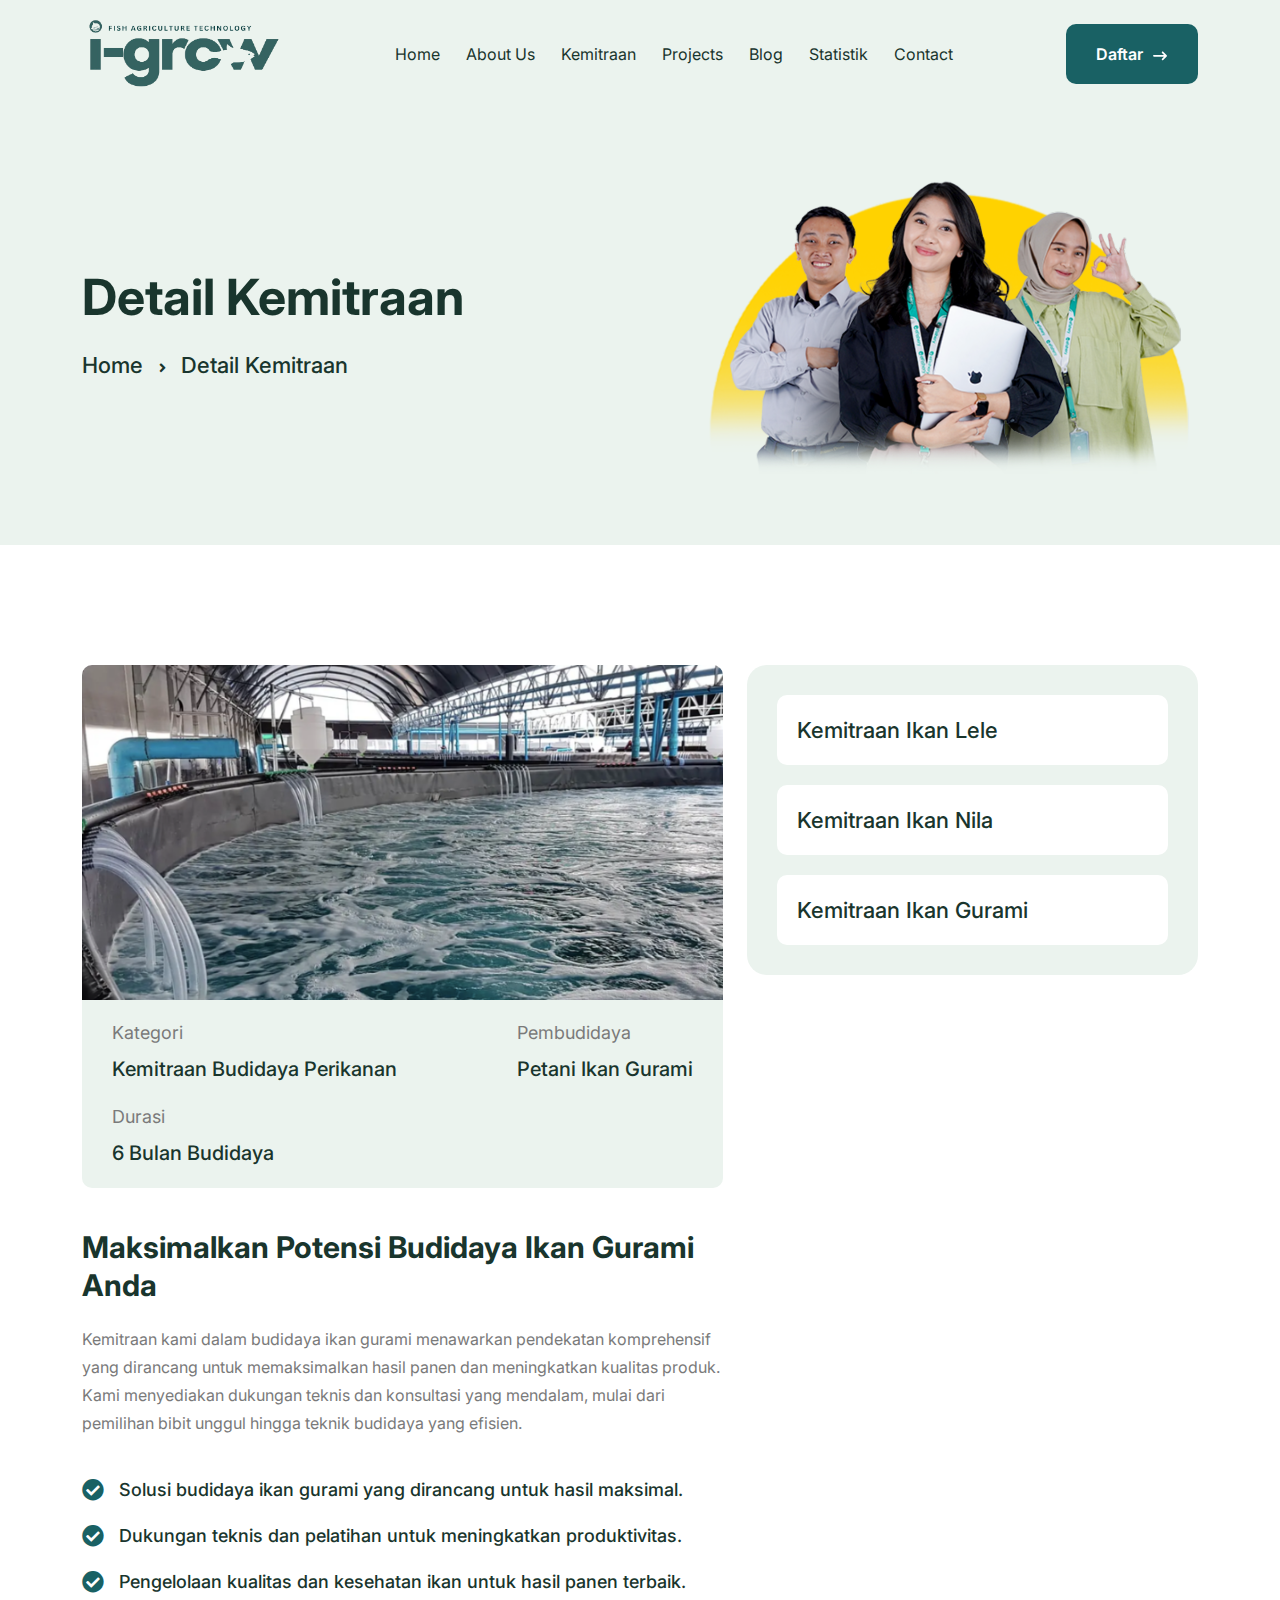
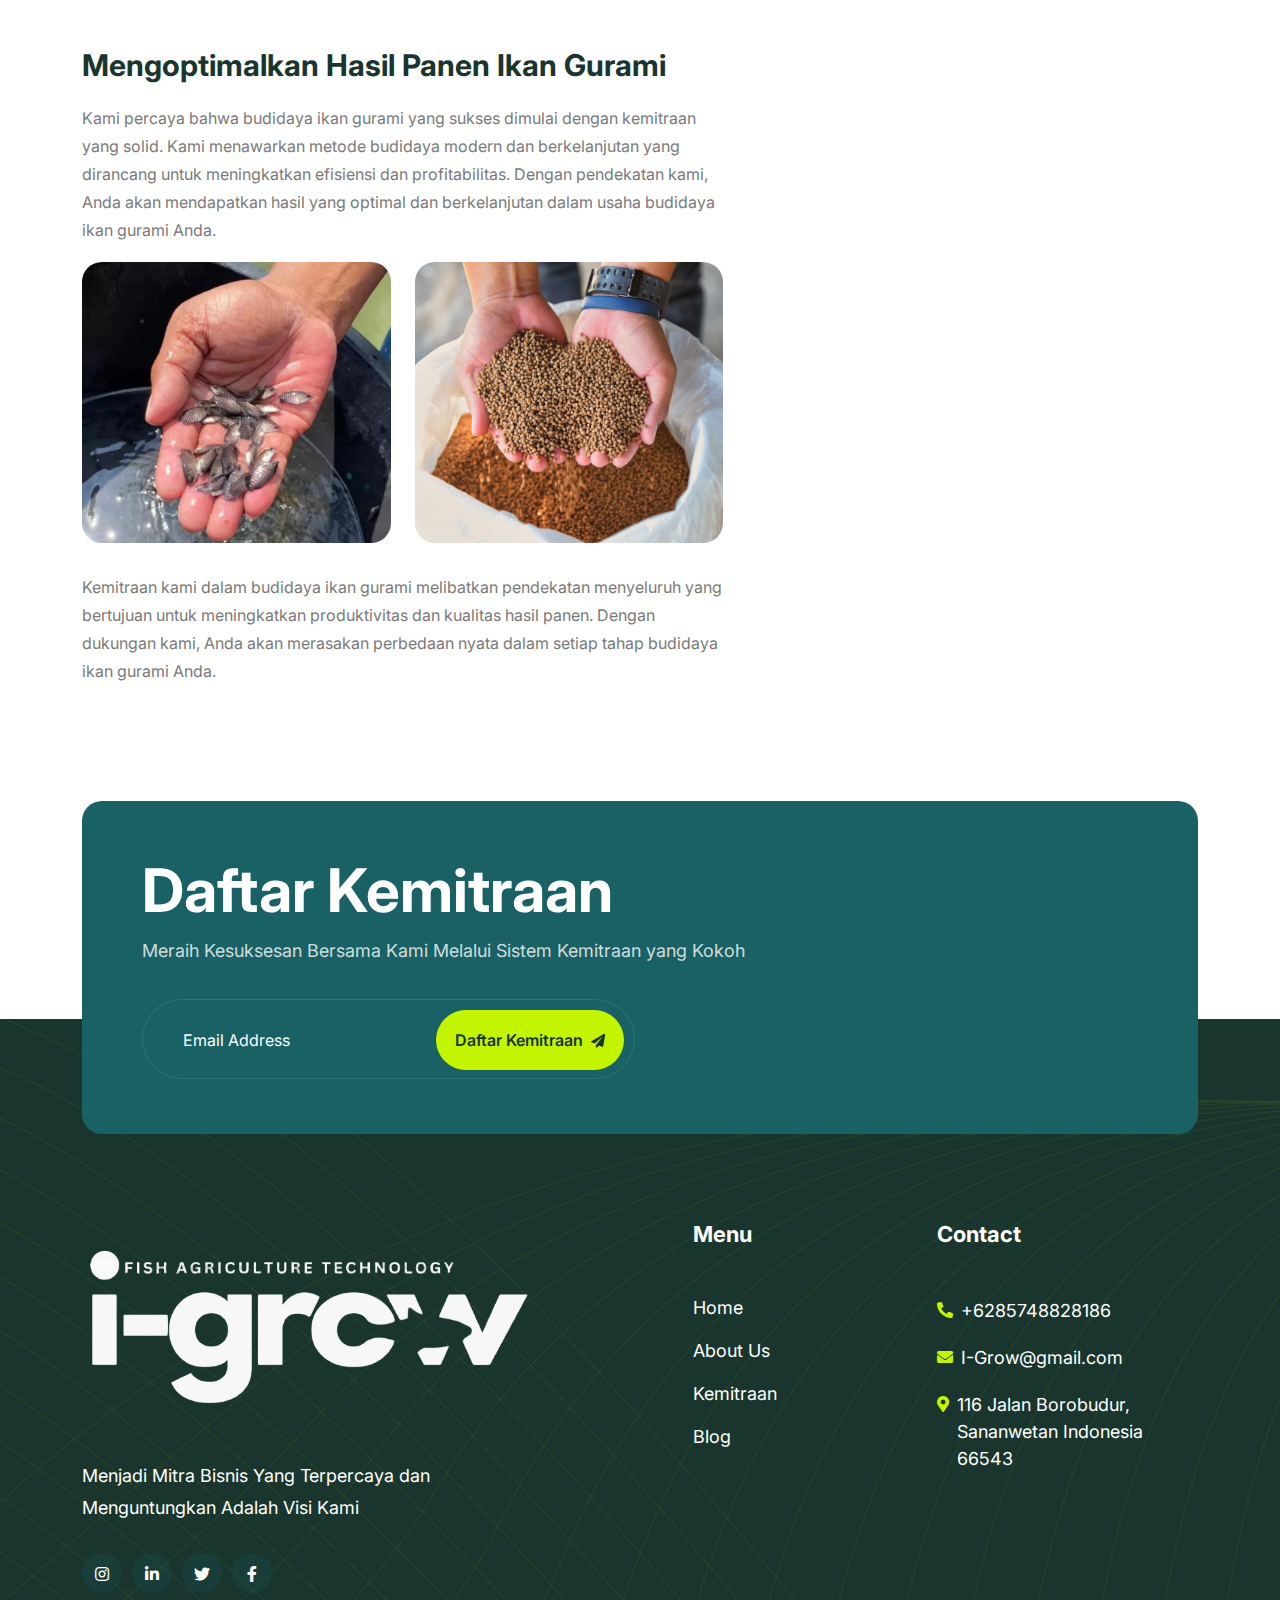
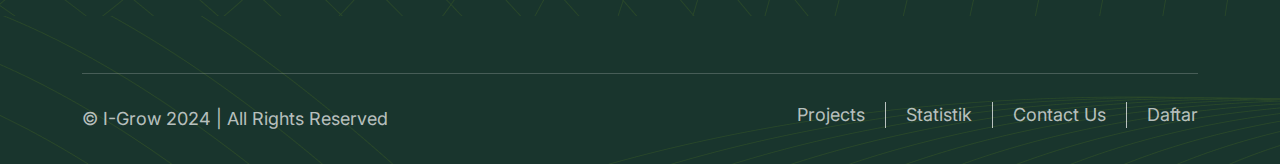
<file: detail-kemitraan.html>
<!doctype html>
<html class="no-js" lang="zxx">

<head>
    <meta charset="utf-8">
    <meta http-equiv="x-ua-compatible" content="ie=edge">
    <title>I-Grow </title>
    <meta name="description" content="I-Grow  ">
    <meta name="keywords" content="I-Grow  ">
    <meta name="robots" content="INDEX,FOLLOW">

    <!-- Mobile Specific Metas -->
    <meta name="viewport" content="width=device-width, initial-scale=1, shrink-to-fit=no">

    <!-- Favicons - Place favicon.ico in the root directory -->
    <link rel="icon" type="image/png" sizes="32x32" href="assets/img/halo/logoatas.png">
    <meta name="msapplication-TileColor" content="#ffffff">
    <meta name="theme-color" content="#ffffff">

    <!--==============================
	  Google Fonts
	============================== -->
    <link rel="preconnect" href="https://fonts.googleapis.com">
    <link rel="preconnect" href="https://fonts.gstatic.com" crossorigin>
    <link href="https://fonts.googleapis.com/css2?family=Inter:wght@100..900&display=swap" rel="stylesheet">


    <!--==============================
	    All CSS File
	============================== -->
    <!-- Bootstrap -->
    <link rel="stylesheet" href="assets/css/bootstrap.min.css">
    <!-- Fontawesome Icon -->
    <link rel="stylesheet" href="assets/css/fontawesome.min.css">
    <!-- Magnific Popup -->
    <link rel="stylesheet" href="assets/css/magnific-popup.min.css">
    <!-- Slick Slider -->
    <link rel="stylesheet" href="assets/css/slick.min.css">
    <!-- Theme Custom CSS -->
    <link rel="stylesheet" href="assets/css/style.css">

</head>

<body>
    <!--********************************
   		Code Start From Here 
	******************************** -->




    <!--==============================
     Preloader
    ==============================-->
    <div class="preloader ">
        <div class="preloader-inner">
            <span class="loader"></span>
        </div>
    </div>

    <!--==============================
Sidemenu
============================== -->
    <div class="sidemenu-wrapper sidemenu-info ">
        <div class="sidemenu-content">
            <button class="closeButton sideMenuCls"><i class="fas fa-times"></i></button>
            <div class="widget">
                <div class="th-widget-about">
                    <div class="about-logo">
                        <a href="index.html"><img src="assets/img/halo/logo I-Grow.png" alt="Laun"></a>
                    </div>
                    <p class="about-text">Kami menyediakan layanan kemitraan budidaya perikanan untuk meningkatkan hasil
                        produksi ikan Anda dengan dukungan teknis dan fasilitas yang memadai.</p>
                    <div class="social-links">
                        <a href="https://www.facebook.com/"><i class="fab fa-facebook-f"></i></a>
                        <a href="https://www.twitter.com/"><i class="fab fa-twitter"></i></a>
                        <a href="https://www.linkedin.com/"><i class="fab fa-linkedin-in"></i></a>
                        <a href="https://www.instagram.com/"><i class="fab fa-instagram"></i></a>
                    </div>
                </div>
            </div>
            <div class="side-info mb-30">
                <div class="contact-list mb-20">
                    <h4>Alamat Kantor</h4>
                    <p>116 Jalan Borobudur, Sananwetan, Indonesia 66543</p>
                </div>
                <div class="contact-list mb-20">
                    <h4>Nomor Telepon</h4>
                    <p class="mb-0">+6285748828186</p>
                    <p>+6285748281443</p>
                </div>
                <div class="contact-list mb-20">
                    <h4>Alamat Email</h4>
                    <p class="mb-0">I-Grow@gmail.com</p>
                </div>
            </div>
            <ul class="side-instagram list-wrap">
                <li><a href="#"><img src="assets/img/berita/pelatihan.png" alt="Produksi Ikan"></a></li>
                <li><a href="#"><img src="assets/img/berita/ekspor.png" alt="Kesehatan Ikan"></a></li>
                <li><a href="#"><img src="assets/img/berita/teknologi.png" alt="Pakan Ikan"></a></li>
                <li><a href="#"><img src="assets/img/berita/kualitasbenih.png" alt="Kemitraan Budidaya"></a></li>
            </ul>
        </div>
    </div>

    <div class="popup-search-box">
        <button class="searchClose"><i class="fas fa-times"></i></button>
        <form action="#">
            <input type="text" placeholder="Apa yang Anda cari?">
            <button type="submit"><i class="fas fa-search"></i></button>
        </form>
    </div>


    <!--==============================
	Header Area
    ==============================-->
    <header class="nav-header header-layout2">
        <div class="sticky-wrapper">
            <!-- Main Menu Area -->
            <div class="menu-area">
                <div class="container">
                    <div class="row align-items-center justify-content-between">
                        <div class="col-auto">
                            <div class="header-logo">
                                <a href="index.html"><img src="assets/img/halo/logo I-Grow.png" alt="logo"></a>
                            </div>
                        </div>
                        <div class="col-auto">
                            <nav class="main-menu d-none d-lg-inline-block">
                                <ul>
                                    <li>
                                        <a href="index.html">Home</a>
                                    </li>
                                    <li>
                                        <a href="about.html">About Us</a>
                                    </li>
                                    <li>
                                        <a href="kemitraan.html">Kemitraan</a>
                                    </li>
                                    <li>
                                        <a href="project.html">Projects</a>
                                    </li>
                                    <li>
                                        <a href="blog.html">Blog</a>
                                    </li>
                                    <li>
                                        <a href="statistik.html">Statistik</a>
                                    </li>
                                    <li>
                                        <a href="contact.html">Contact</a>
                                    </li>
                                </ul>
                            </nav>
                            <div class="navbar-right d-inline-flex d-lg-none">
                                <button type="button" class="menu-toggle icon-btn"><i class="fas fa-bars"></i></button>
                            </div>
                        </div>
                        <div class="col-auto d-xl-block d-none">
                            <div class="header-button">
                                <a href="contact.html" class="global-btn">Daftar<img
                                        src="assets/img/icon/right-icon.svg" alt=""></a>
                            </div>
                        </div>
                    </div>
                </div>
            </div>
        </div>
    </header>

    <!--==============================
    Breadcumb
    ============================== -->
    <div class="breadcumb-wrapper">
        <!-- bg animated image/ -->
        <div class="container">
            <div class="row align-items-center">
                <div class="col-lg-6">
                    <div class="breadcumb-content">
                        <h1 class="breadcumb-title">Detail Kemitraan</h1>
                        <ul class="breadcumb-menu">
                            <li><a href="index.html">Home</a></li>
                            <li class="active">Detail Kemitraan</li>
                        </ul>
                    </div>
                </div>
                <div class="col-lg-6 d-lg-block d-none">
                    <div class="breadcumb-thumb">
                        <img src="assets/img/halo/menukemitraan.png" alt="img">
                    </div>
                </div>
            </div>
        </div>
    </div>

    <!--==============================
Service Details
==============================-->
    <section class="space">
        <div class="container">
            <div class="row gx-30">
                <div class="col-xxl-8 col-lg-7">
                    <div class="page-thumb">
                        <img src="assets/img/halo/perikanan.png" alt="Kemitraan Ikan Gurami">
                    </div>
                    <ul class="service-details-list">
                        <li class="single-service-list">
                            <span class="title">Kategori</span>
                            <h6 class="content">Kemitraan Budidaya Perikanan</h6>
                        </li>
                        <li class="single-service-list">
                            <span class="title">Pembudidaya</span>
                            <h6 class="content">Petani Ikan Gurami</h6>
                        </li>
                        <li class="single-service-list">
                            <span class="title">Durasi</span>
                            <h6 class="content">6 Bulan Budidaya</h6>
                        </li>
                    </ul>
                    <h3 class="page-title mt-40 mb-20">Maksimalkan Potensi Budidaya Ikan Gurami Anda</h3>
                    <p>Kemitraan kami dalam budidaya ikan gurami menawarkan pendekatan komprehensif yang dirancang untuk
                        memaksimalkan hasil panen dan meningkatkan kualitas produk. Kami menyediakan dukungan teknis dan
                        konsultasi yang mendalam, mulai dari pemilihan bibit unggul hingga teknik budidaya yang efisien.
                    </p>
                    <div class="checklist style6 mt-40 mb-60">
                        <ul>
                            <li><i class="fas fa-check-circle"></i> Solusi budidaya ikan gurami yang dirancang untuk
                                hasil maksimal.</li>
                            <li><i class="fas fa-check-circle"></i> Dukungan teknis dan pelatihan untuk meningkatkan
                                produktivitas.</li>
                            <li><i class="fas fa-check-circle"></i> Pengelolaan kualitas dan kesehatan ikan untuk hasil
                                panen terbaik.</li>
                        </ul>
                    </div>
                    <h3 class="page-title mb-20">Mengoptimalkan Hasil Panen Ikan Gurami</h3>
                    <p>Kami percaya bahwa budidaya ikan gurami yang sukses dimulai dengan kemitraan yang solid. Kami
                        menawarkan metode budidaya modern dan berkelanjutan yang dirancang untuk meningkatkan efisiensi
                        dan profitabilitas. Dengan pendekatan kami, Anda akan mendapatkan hasil yang optimal dan
                        berkelanjutan dalam usaha budidaya ikan gurami Anda.</p>
                    <div class="row gy-4">
                        <div class="col-lg-6">
                            <div class="page-thumb style2">
                                <img src="assets/img/halo/bibitikan.png" alt="Budidaya Ikan Gurami">
                            </div>
                        </div>
                        <div class="col-lg-6">
                            <div class="page-thumb style2">
                                <img src="assets/img/halo/pakanikan.png" alt="Pengelolaan Ikan Gurami">
                            </div>
                        </div>
                    </div>
                    <p class="mt-30 mb-n1">Kemitraan kami dalam budidaya ikan gurami melibatkan pendekatan menyeluruh
                        yang bertujuan untuk meningkatkan produktivitas dan kualitas hasil panen. Dengan dukungan kami,
                        Anda akan merasakan perbedaan nyata dalam setiap tahap budidaya ikan gurami Anda.</p>
                </div>

                <div class="col-xxl-4 col-lg-5">
                    <aside class="sidebar-area">
                        <div class="widget widget_categories widget_service-categories">
                            <ul>
                                <li>
                                    <a href="detail-kemitraan.html">Kemitraan Ikan Lele</a>
                                </li>
                                <li>
                                    <a href="detail-kemitraan.html">Kemitraan Ikan Nila</a>
                                </li>
                                <li>
                                    <a href="detail-kemitraan.html">Kemitraan Ikan Gurami</a>
                                </li>
                            </ul>
                        </div>
                    </aside>
                </div>
            </div>
        </div>
    </section>

    <!--==============================
    Newsletter Area  
    ==============================-->
    <div class="container">
        <div class="footer-top-1 bg-theme">
            <div class="footer-top-content">
                <h3 class="footer-top-title text-white">Daftar Kemitraan</h3>
                <p class="footer-top-text">Meraih Kesuksesan Bersama Kami Melalui Sistem Kemitraan yang Kokoh</p>
            </div>
            <form class="newsletter-form">
                <div class="form-group">
                    <input class="form-control" type="email" placeholder="Email Address" required="">
                    <button type="submit" class="global-btn">Daftar Kemitraan<span class="icon"><i
                                class="fa-sharp fas fa-paper-plane ms-2"></i></span></button>
                </div>
            </form>
        </div>
    </div>

    <!--==============================
        Footer Area
    ==============================-->
    <footer class="footer-wrapper footer-layout1" style="background-image: url(assets/img/bg/footer-bg1-1.png);">
        <div class="container">
            <div class="widget-area">
                <div class="row justify-content-between">
                    <div class="col-md-6 col-xl-5">
                        <div class="widget footer-widget widget-about">
                            <div class="about-logo">
                                <a href="index.html"><img src="assets/img/halo/fulllwhite.png" alt="Bizmaster"></a>
                            </div>
                            <p class="footer-text mb-30">Menjadi Mitra Bisnis Yang Terpercaya dan Menguntungkan Adalah
                                Visi Kami
                            </p>
                            <div class="social-btn style3">
                                <a href="https://www.instagram.com/" tabindex="-1"><i class="fab fa-instagram"></i></a>
                                <a href="https://linkedin.com/" tabindex="-1"><i class="fab fa-linkedin-in"></i></a>
                                <a href="https://twitter.com/" tabindex="-1"><i class="fab fa-twitter"></i></a>
                                <a href="https://facebook.com/" tabindex="-1"><i class="fab fa-facebook-f"></i></a>
                            </div>
                        </div>
                    </div>
                    <div class="col-md-6 col-xl-auto">
                        <div class="widget widget_nav_menu footer-widget">
                            <h3 class="widget_title">Menu</h3>
                            <div class="menu-all-pages-container">
                                <ul class="menu">
                                    <li><a href="index.html">Home</a></li>
                                    <li><a href="about.html">About Us</a></li>
                                    <li><a href="kemitraan.html">Kemitraan</a></li>
                                    <li><a href="blog.html">Blog</a></li>
                                </ul>
                            </div>
                        </div>
                    </div>
                    <div class="col-md-6 col-xl-3">
                        <div class="widget footer-widget me-xl-3">
                            <h3 class="widget_title">Contact</h3>
                            <div class="widget-contact2">
                                <div class="widget-contact-grid">
                                    <i class="fas fa-phone-alt"></i>
                                    <div class="contact-grid-details">
                                        <h6><a href="tel:+880123456789">+6285748828186</a></p>
                                    </div>
                                </div>
                                <div class="widget-contact-grid">
                                    <i class="fas fa-envelope"></i>
                                    <div class="contact-grid-details">
                                        <h6><a href="mailto:yourmail@gmail.comm">I-Grow@gmail.com</a></p>
                                    </div>
                                </div>
                                <div class="widget-contact-grid">
                                    <i class="fas fa-map-marker-alt"></i>
                                    <div class="contact-grid-details">
                                        <h6>116 Jalan Borobudur, Sananwetan Indonesia 66543</p>
                                    </div>
                                </div>
                            </div>
                        </div>
                    </div>
                </div>
            </div>
        </div>
        <div class="container">
            <div class="copyright-wrap">
                <div class="row gy-3 justify-content-lg-between justify-content-center">
                    <div class="col-auto align-self-center">
                        <p class="copyright-text text-center">© <a href="#">I-Grow </a> 2024 | All Rights Reserved
                        </p>
                    </div>
                    <div class="col-auto">
                        <div class="footer-links">
                            <a href="project.html">Projects</a>
                            <a href="statistik.html">Statistik</a>
                            <a href="contact.html">Contact Us</a>
                            <a href="index.html">Daftar</a>
                        </div>
                    </div>
                </div>
            </div>
        </div>
    </footer>
    <!--********************************
			Code End  Here 
	******************************** -->

    <!-- Scroll To Top -->
    <div class="scroll-top">
        <svg class="progress-circle svg-content" width="100%" height="100%" viewBox="-1 -1 102 102">
            <path d="M50,1 a49,49 0 0,1 0,98 a49,49 0 0,1 0,-98"
                style="transition: stroke-dashoffset 10ms linear 0s; stroke-dasharray: 307.919, 307.919; stroke-dashoffset: 307.919;">
            </path>
        </svg>
    </div>

    <!--==============================
    All Js File
    ============================== -->
    <!-- Jquery -->
    <script src="assets/js/vendor/jquery-3.6.0.min.js"></script>
    <!-- Slick Slider -->
    <script src="assets/js/slick.min.js"></script>
    <!-- Range Slider -->
    <script src="assets/js/jquery-ui.min.js"></script>
    <!-- Bootstrap -->
    <script src="assets/js/bootstrap.min.js"></script>
    <!-- Magnific Popup -->
    <script src="assets/js/jquery.magnific-popup.min.js"></script>
    <!-- Counter Up -->
    <script src="assets/js/jquery.counterup.min.js"></script>
    <!-- Marquee -->
    <script src="assets/js/jquery.marquee.min.js"></script>
    <!-- Isotope Filter -->
    <script src="assets/js/imagesloaded.pkgd.min.js"></script>
    <script src="assets/js/isotope.pkgd.min.js"></script>

    <!-- Main Js File -->
    <script src="assets/js/main.js"></script>
</body>

</html>
</file>
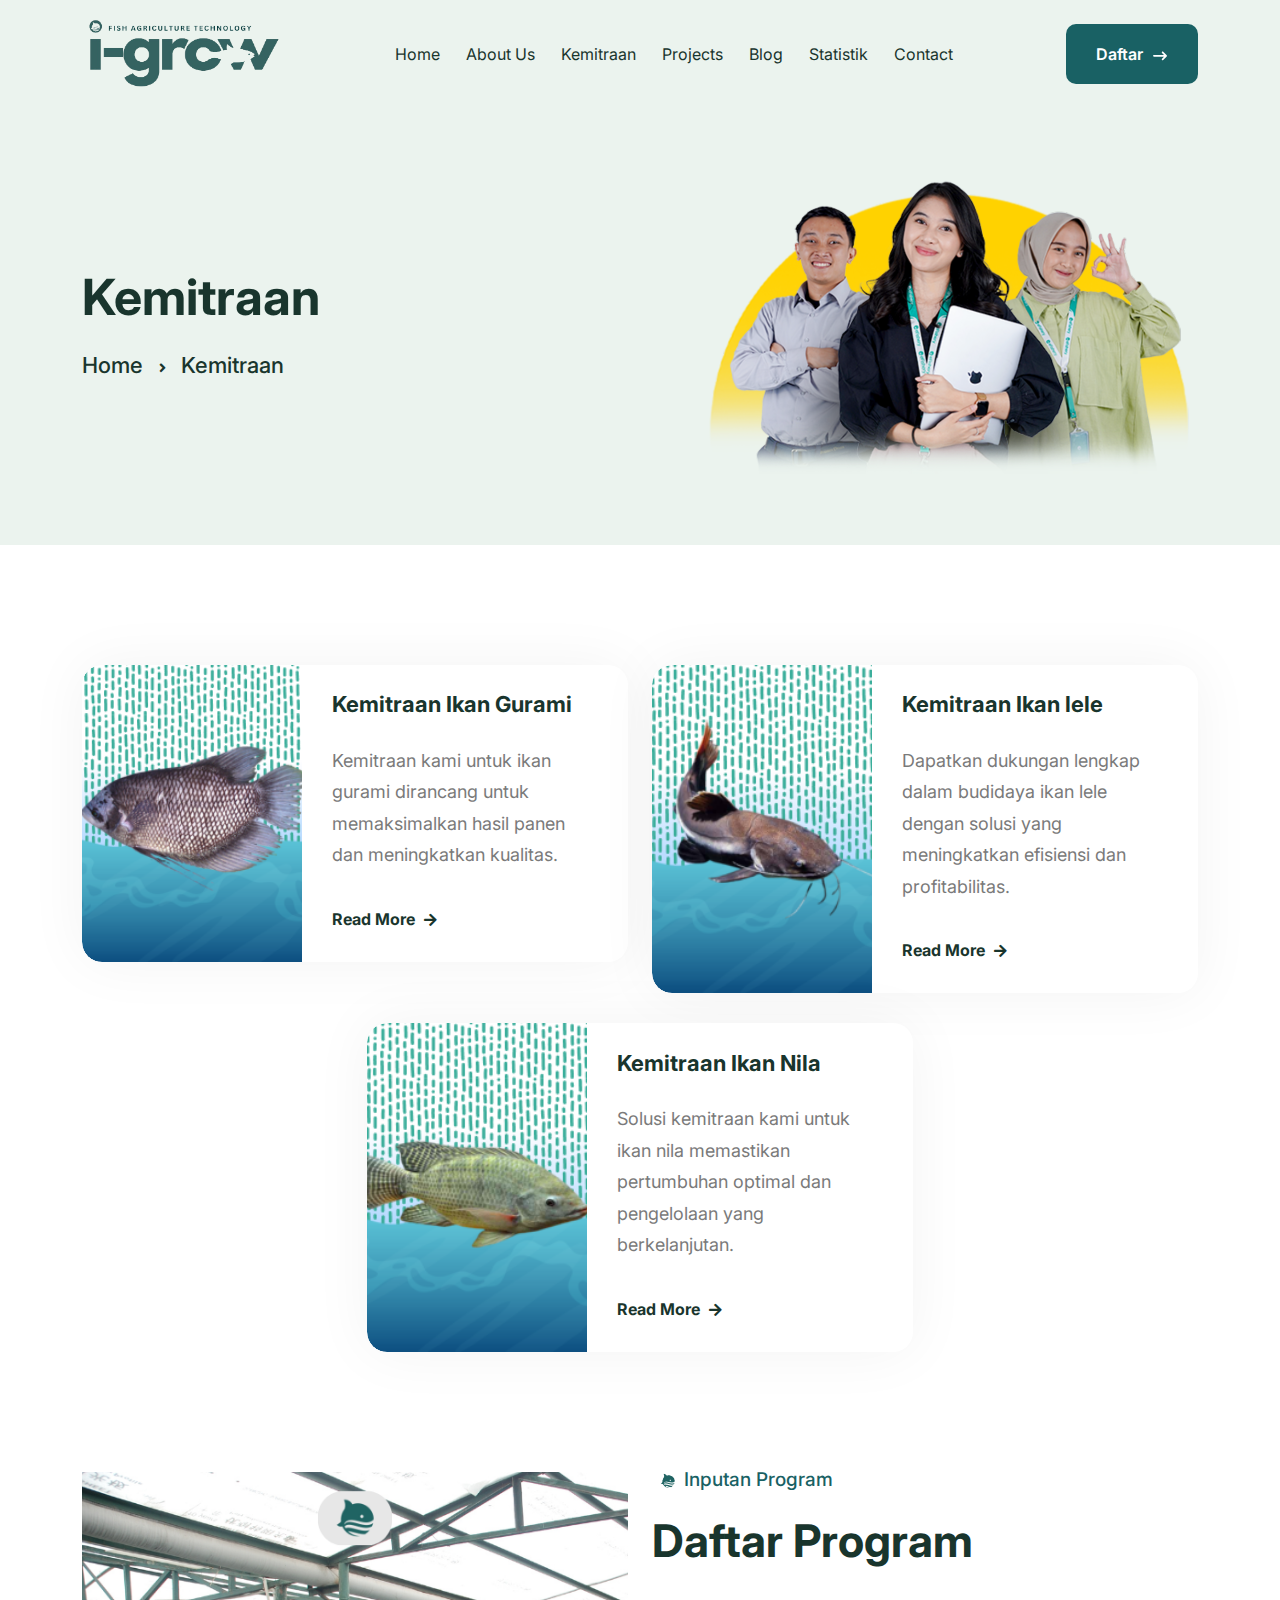
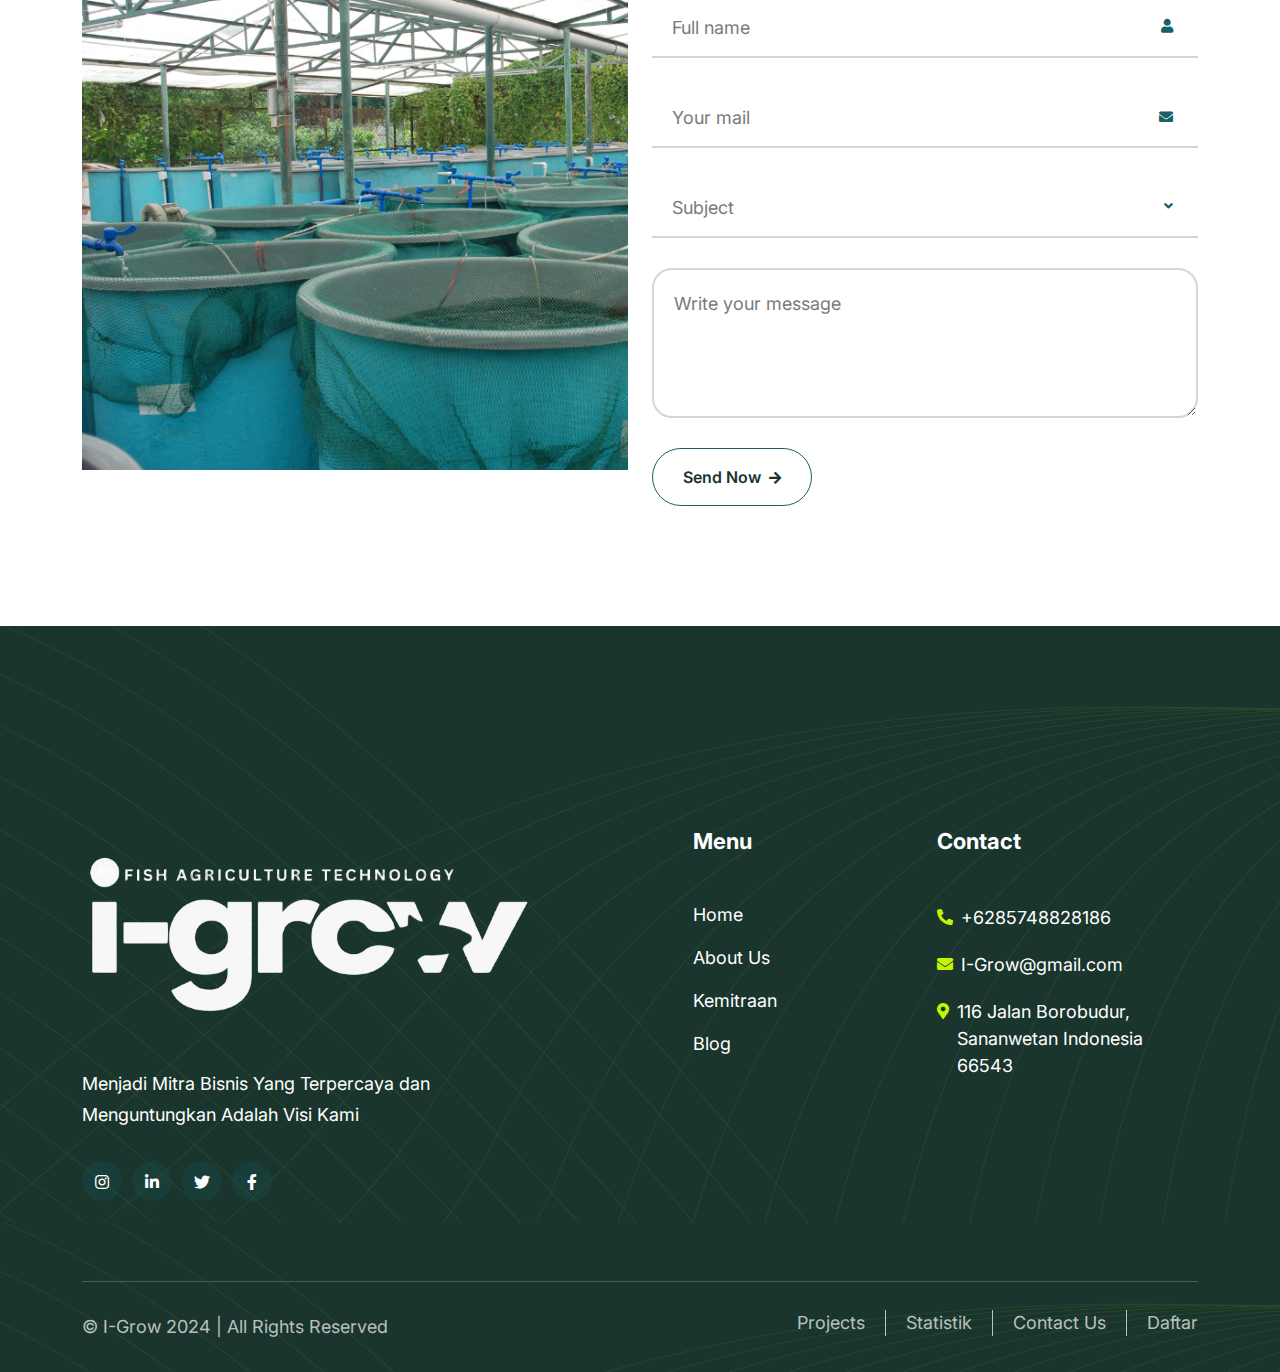
<file: kemitraan.html>
<!doctype html>
<html class="no-js" lang="zxx">

<head>
    <meta charset="utf-8">
    <meta http-equiv="x-ua-compatible" content="ie=edge">
    <title>I-Grow </title>
    <meta name="description" content="I-Grow  ">
    <meta name="keywords" content="I-Grow  ">
    <meta name="robots" content="INDEX,FOLLOW">

    <!-- Mobile Specific Metas -->
    <meta name="viewport" content="width=device-width, initial-scale=1, shrink-to-fit=no">

    <!-- Favicons - Place favicon.ico in the root directory -->
    <link rel="icon" type="image/png" sizes="32x32" href="assets/img/halo/logoatas.png">
    <meta name="msapplication-TileColor" content="#ffffff">
    <meta name="theme-color" content="#ffffff">

    <!--==============================
	  Google Fonts
	============================== -->
    <link rel="preconnect" href="https://fonts.googleapis.com">
    <link rel="preconnect" href="https://fonts.gstatic.com" crossorigin>
    <link href="https://fonts.googleapis.com/css2?family=Inter:wght@100..900&display=swap" rel="stylesheet">


    <!--==============================
	    All CSS File
	============================== -->
    <!-- Bootstrap -->
    <link rel="stylesheet" href="assets/css/bootstrap.min.css">
    <!-- Fontawesome Icon -->
    <link rel="stylesheet" href="assets/css/fontawesome.min.css">
    <!-- Magnific Popup -->
    <link rel="stylesheet" href="assets/css/magnific-popup.min.css">
    <!-- Slick Slider -->
    <link rel="stylesheet" href="assets/css/slick.min.css">
    <!-- Theme Custom CSS -->
    <link rel="stylesheet" href="assets/css/style.css">

</head>

<body>
    <!--********************************
   		Code Start From Here 
	******************************** -->




    <!--==============================
     Preloader
    ==============================-->
    <div class="preloader ">
        <div class="preloader-inner">
            <span class="loader"></span>
        </div>
    </div>

    <!--==============================
Sidemenu
============================== -->
    <div class="sidemenu-wrapper sidemenu-info ">
        <div class="sidemenu-content">
            <button class="closeButton sideMenuCls"><i class="fas fa-times"></i></button>
            <div class="widget">
                <div class="th-widget-about">
                    <div class="about-logo">
                        <a href="index.html"><img src="assets/img/halo/logo I-Grow.png" alt="Laun"></a>
                    </div>
                    <p class="about-text">Kami menyediakan layanan kemitraan budidaya perikanan untuk meningkatkan hasil
                        produksi ikan Anda dengan dukungan teknis dan fasilitas yang memadai.</p>
                    <div class="social-links">
                        <a href="https://www.facebook.com/"><i class="fab fa-facebook-f"></i></a>
                        <a href="https://www.twitter.com/"><i class="fab fa-twitter"></i></a>
                        <a href="https://www.linkedin.com/"><i class="fab fa-linkedin-in"></i></a>
                        <a href="https://www.instagram.com/"><i class="fab fa-instagram"></i></a>
                    </div>
                </div>
            </div>
            <div class="side-info mb-30">
                <div class="contact-list mb-20">
                    <h4>Alamat Kantor</h4>
                    <p>116 Jalan Borobudur, Sananwetan, Indonesia 66543</p>
                </div>
                <div class="contact-list mb-20">
                    <h4>Nomor Telepon</h4>
                    <p class="mb-0">+6285748828186</p>
                    <p>+6285748281443</p>
                </div>
                <div class="contact-list mb-20">
                    <h4>Alamat Email</h4>
                    <p class="mb-0">I-Grow@gmail.com</p>
                </div>
            </div>
            <ul class="side-instagram list-wrap">
                <li><a href="#"><img src="assets/img/berita/pelatihan.png" alt="Produksi Ikan"></a></li>
                <li><a href="#"><img src="assets/img/berita/ekspor.png" alt="Kesehatan Ikan"></a></li>
                <li><a href="#"><img src="assets/img/berita/teknologi.png" alt="Pakan Ikan"></a></li>
                <li><a href="#"><img src="assets/img/berita/kualitasbenih.png" alt="Kemitraan Budidaya"></a></li>
            </ul>
        </div>
    </div>

    <div class="popup-search-box">
        <button class="searchClose"><i class="fas fa-times"></i></button>
        <form action="#">
            <input type="text" placeholder="Apa yang Anda cari?">
            <button type="submit"><i class="fas fa-search"></i></button>
        </form>
    </div>

    <!--==============================
	Header Area
    ==============================-->
    <header class="nav-header header-layout2">
        <div class="sticky-wrapper">
            <!-- Main Menu Area -->
            <div class="menu-area">
                <div class="container">
                    <div class="row align-items-center justify-content-between">
                        <div class="col-auto">
                            <div class="header-logo">
                                <a href="index.html"><img src="assets/img/halo/logo I-Grow.png" alt="logo"></a>
                            </div>
                        </div>
                        <div class="col-auto">
                            <nav class="main-menu d-none d-lg-inline-block">
                                <ul>
                                    <li>
                                        <a href="index.html">Home</a>
                                    </li>
                                    <li>
                                        <a href="about.html">About Us</a>
                                    </li>
                                    <li>
                                        <a href="kemitraan.html">Kemitraan</a>
                                    </li>
                                    <li>
                                        <a href="project.html">Projects</a>
                                    </li>
                                    <li>
                                        <a href="blog.html">Blog</a>
                                    </li>
                                    <li>
                                        <a href="statistik.html">Statistik</a>
                                    </li>
                                    <li>
                                        <a href="contact.html">Contact</a>
                                    </li>
                                </ul>
                            </nav>
                            <div class="navbar-right d-inline-flex d-lg-none">
                                <button type="button" class="menu-toggle icon-btn"><i class="fas fa-bars"></i></button>
                            </div>
                        </div>
                        <div class="col-auto d-xl-block d-none">
                            <div class="header-button">
                                <a href="contact.html" class="global-btn">Daftar<img
                                        src="assets/img/icon/right-icon.svg" alt=""></a>
                            </div>
                        </div>
                    </div>
                </div>
            </div>
        </div>
    </header>

    <!--==============================
    Breadcumb
    ============================== -->
    <div class="breadcumb-wrapper">
        <!-- bg animated image/ -->
        <div class="container">
            <div class="row align-items-center">
                <div class="col-lg-6">
                    <div class="breadcumb-content">
                        <h1 class="breadcumb-title">Kemitraan</h1>
                        <ul class="breadcumb-menu">
                            <li><a href="index.html">Home</a></li>
                            <li class="active">Kemitraan</li>
                        </ul>
                    </div>
                </div>
                <div class="col-lg-6 d-lg-block d-none">
                    <div class="breadcumb-thumb">
                        <img src="assets/img/halo/menukemitraan.png" alt="img">
                    </div>
                </div>
            </div>
        </div>
    </div>

    <!--==============================
    Service Area 01  
    ==============================-->
    <div class="service-area-1 space overflow-hidden">
        <div class="container">
            <div class="row gx-30 gy-30 justify-content-center">
                <div class="col-md-6">
                    <div class="service-card">
                        <div class="service-card_img">
                            <img src="assets/img/halo/ikangurami.png" alt="img">
                        </div>
                        <div class="service-card_content">
                            <h4 class="service-card_title"><a href="detail-kemitraan.html">Kemitraan Ikan Gurami</a></h4>
                            <p class="service-card_text">Kemitraan kami untuk ikan gurami dirancang untuk memaksimalkan
                                hasil panen dan meningkatkan kualitas.</p>
                            <a href="detail-kemitraan.html" class="link-btn">Read More <i
                                    class="fas fa-arrow-right"></i></a>
                        </div>
                    </div>
                </div>
                <div class="col-md-6">
                    <div class="service-card">
                        <div class="service-card_img">
                            <img src="assets/img/halo/ikanlele.png" alt="img">
                        </div>
                        <div class="service-card_content">
                            <h4 class="service-card_title"><a href="detail-kemitraan.html">Kemitraan Ikan lele</a></h4>
                            <p class="service-card_text">Dapatkan dukungan lengkap dalam budidaya ikan lele dengan
                                solusi yang meningkatkan efisiensi dan profitabilitas.</p>
                            <a href="detail-kemitraan.html" class="link-btn">Read More <i
                                    class="fas fa-arrow-right"></i></a>
                        </div>
                    </div>
                </div>
                <div class="col-md-6">
                    <div class="service-card">
                        <div class="service-card_img">
                            <img src="assets/img/halo/ikannila.png" alt="img">
                        </div>
                        <div class="service-card_content">
                            <h4 class="service-card_title"><a href="detail-kemitraan.html">Kemitraan Ikan Nila</a></h4>
                            <p class="service-card_text">Solusi kemitraan kami untuk ikan nila memastikan pertumbuhan
                                optimal dan pengelolaan yang berkelanjutan.</p>
                            <a href="detail-kemitraan.html" class="link-btn">Read More <i
                                    class="fas fa-arrow-right"></i></a>
                        </div>
                    </div>
                </div>

            </div>
        </div>
    </div>

    <!--==============================
    Appointment Area  
    ==============================-->
    <div class="appointment-area-2 space-bottom overflow-hidden">
        <div class="container">
            <div class="row">
                <div class="col-xl-6">
                    <div class="appointment-thumb-2">
                        <img src="assets/img/halo/maridaftar.png" alt="img">
                    </div>
                </div>
                <div class="col-xl-6">
                    <div class="appointment-form-wrap">
                        <div class="title-area mb-30">
                            <span class="sub-title"><img src="assets/img/halo/logoatas.png" alt="shape">Inputan Program
                            </span>
                            <h2 class="sec-title style2">Daftar Program</h2>
                        </div>
                        <form action="mail.php" method="POST" class="appointment-form ajax-contact">
                            <div class="row">
                                <div class=" col-12">
                                    <div class="form-group">
                                        <input type="text" class="form-control style-border" name="name" id="name"
                                            placeholder="Full name">
                                        <i class="fas fa-user"></i>
                                    </div>
                                </div>
                                <div class=" col-12">
                                    <div class="form-group">
                                        <input type="text" class="form-control style-border" name="email" id="email"
                                            placeholder="Your mail">
                                        <i class="fas fa-envelope"></i>
                                    </div>
                                </div>
                                <div class=" col-12">
                                    <div class="form-group">
                                        <select name="subject" id="subject" class="form-select style-border">
                                            <option value="" disabled="" selected="" hidden="">Subject</option>
                                            <option value="01">01</option>
                                            <option value="02">02</option>
                                            <option value="03">03</option>
                                        </select>
                                        <i class="fas fa-angle-down"></i>
                                    </div>
                                </div>
                            </div>
                            <div class="form-group col-12">
                                <textarea placeholder="Write your message" id="contactForm"
                                    class="form-control style-border"></textarea>
                            </div>

                            <div class="form-btn col-12">
                                <button class="global-btn style-border">Send Now<i
                                        class="fas fa-arrow-right ms-2"></i></button>
                            </div>
                        </form>
                    </div>
                </div>

            </div>
        </div>
    </div>

    <!--==============================
        Footer Area
    ==============================-->
    <footer class="footer-wrapper footer-layout1" style="background-image: url(assets/img/bg/footer-bg1-1.png);">
        <div class="container">
            <div class="widget-area">
                <div class="row justify-content-between">
                    <div class="col-md-6 col-xl-5">
                        <div class="widget footer-widget widget-about">
                            <div class="about-logo">
                                <a href="index.html"><img src="assets/img/halo/fulllwhite.png" alt="Bizmaster"></a>
                            </div>
                            <p class="footer-text mb-30">Menjadi Mitra Bisnis Yang Terpercaya dan Menguntungkan Adalah
                                Visi Kami
                            </p>
                            <div class="social-btn style3">
                                <a href="https://www.instagram.com/" tabindex="-1"><i class="fab fa-instagram"></i></a>
                                <a href="https://linkedin.com/" tabindex="-1"><i class="fab fa-linkedin-in"></i></a>
                                <a href="https://twitter.com/" tabindex="-1"><i class="fab fa-twitter"></i></a>
                                <a href="https://facebook.com/" tabindex="-1"><i class="fab fa-facebook-f"></i></a>
                            </div>
                        </div>
                    </div>
                    <div class="col-md-6 col-xl-auto">
                        <div class="widget widget_nav_menu footer-widget">
                            <h3 class="widget_title">Menu</h3>
                            <div class="menu-all-pages-container">
                                <ul class="menu">
                                    <li><a href="index.html">Home</a></li>
                                    <li><a href="about.html">About Us</a></li>
                                    <li><a href="kemitraan.html">Kemitraan</a></li>
                                    <li><a href="blog.html">Blog</a></li>
                                </ul>
                            </div>
                        </div>
                    </div>
                    <div class="col-md-6 col-xl-3">
                        <div class="widget footer-widget me-xl-3">
                            <h3 class="widget_title">Contact</h3>
                            <div class="widget-contact2">
                                <div class="widget-contact-grid">
                                    <i class="fas fa-phone-alt"></i>
                                    <div class="contact-grid-details">
                                        <h6><a href="tel:+880123456789">+6285748828186</a></p>
                                    </div>
                                </div>
                                <div class="widget-contact-grid">
                                    <i class="fas fa-envelope"></i>
                                    <div class="contact-grid-details">
                                        <h6><a href="mailto:yourmail@gmail.comm">I-Grow@gmail.com</a></p>
                                    </div>
                                </div>
                                <div class="widget-contact-grid">
                                    <i class="fas fa-map-marker-alt"></i>
                                    <div class="contact-grid-details">
                                        <h6>116 Jalan Borobudur, Sananwetan Indonesia 66543</p>
                                    </div>
                                </div>
                            </div>
                        </div>
                    </div>
                </div>
            </div>
        </div>
        <div class="container">
            <div class="copyright-wrap">
                <div class="row gy-3 justify-content-lg-between justify-content-center">
                    <div class="col-auto align-self-center">
                        <p class="copyright-text text-center">© <a href="#">I-Grow </a> 2024 | All Rights Reserved
                        </p>
                    </div>
                    <div class="col-auto">
                        <div class="footer-links">
                            <a href="project.html">Projects</a>
                            <a href="statistik.html">Statistik</a>
                            <a href="contact.html">Contact Us</a>
                            <a href="index.html">Daftar</a>
                        </div>
                    </div>
                </div>
            </div>
        </div>
    </footer>
    <!--********************************
			Code End  Here 
	******************************** -->

    <!-- Scroll To Top -->
    <div class="scroll-top">
        <svg class="progress-circle svg-content" width="100%" height="100%" viewBox="-1 -1 102 102">
            <path d="M50,1 a49,49 0 0,1 0,98 a49,49 0 0,1 0,-98"
                style="transition: stroke-dashoffset 10ms linear 0s; stroke-dasharray: 307.919, 307.919; stroke-dashoffset: 307.919;">
            </path>
        </svg>
    </div>

    <!--==============================
    All Js File
    ============================== -->
    <!-- Jquery -->
    <script src="assets/js/vendor/jquery-3.6.0.min.js"></script>
    <!-- Slick Slider -->
    <script src="assets/js/slick.min.js"></script>
    <!-- Range Slider -->
    <script src="assets/js/jquery-ui.min.js"></script>
    <!-- Bootstrap -->
    <script src="assets/js/bootstrap.min.js"></script>
    <!-- Magnific Popup -->
    <script src="assets/js/jquery.magnific-popup.min.js"></script>
    <!-- Counter Up -->
    <script src="assets/js/jquery.counterup.min.js"></script>
    <!-- Marquee -->
    <script src="assets/js/jquery.marquee.min.js"></script>
    <!-- Isotope Filter -->
    <script src="assets/js/imagesloaded.pkgd.min.js"></script>
    <script src="assets/js/isotope.pkgd.min.js"></script>

    <!-- Main Js File -->
    <script src="assets/js/main.js"></script>
</body>

</html>
</file>
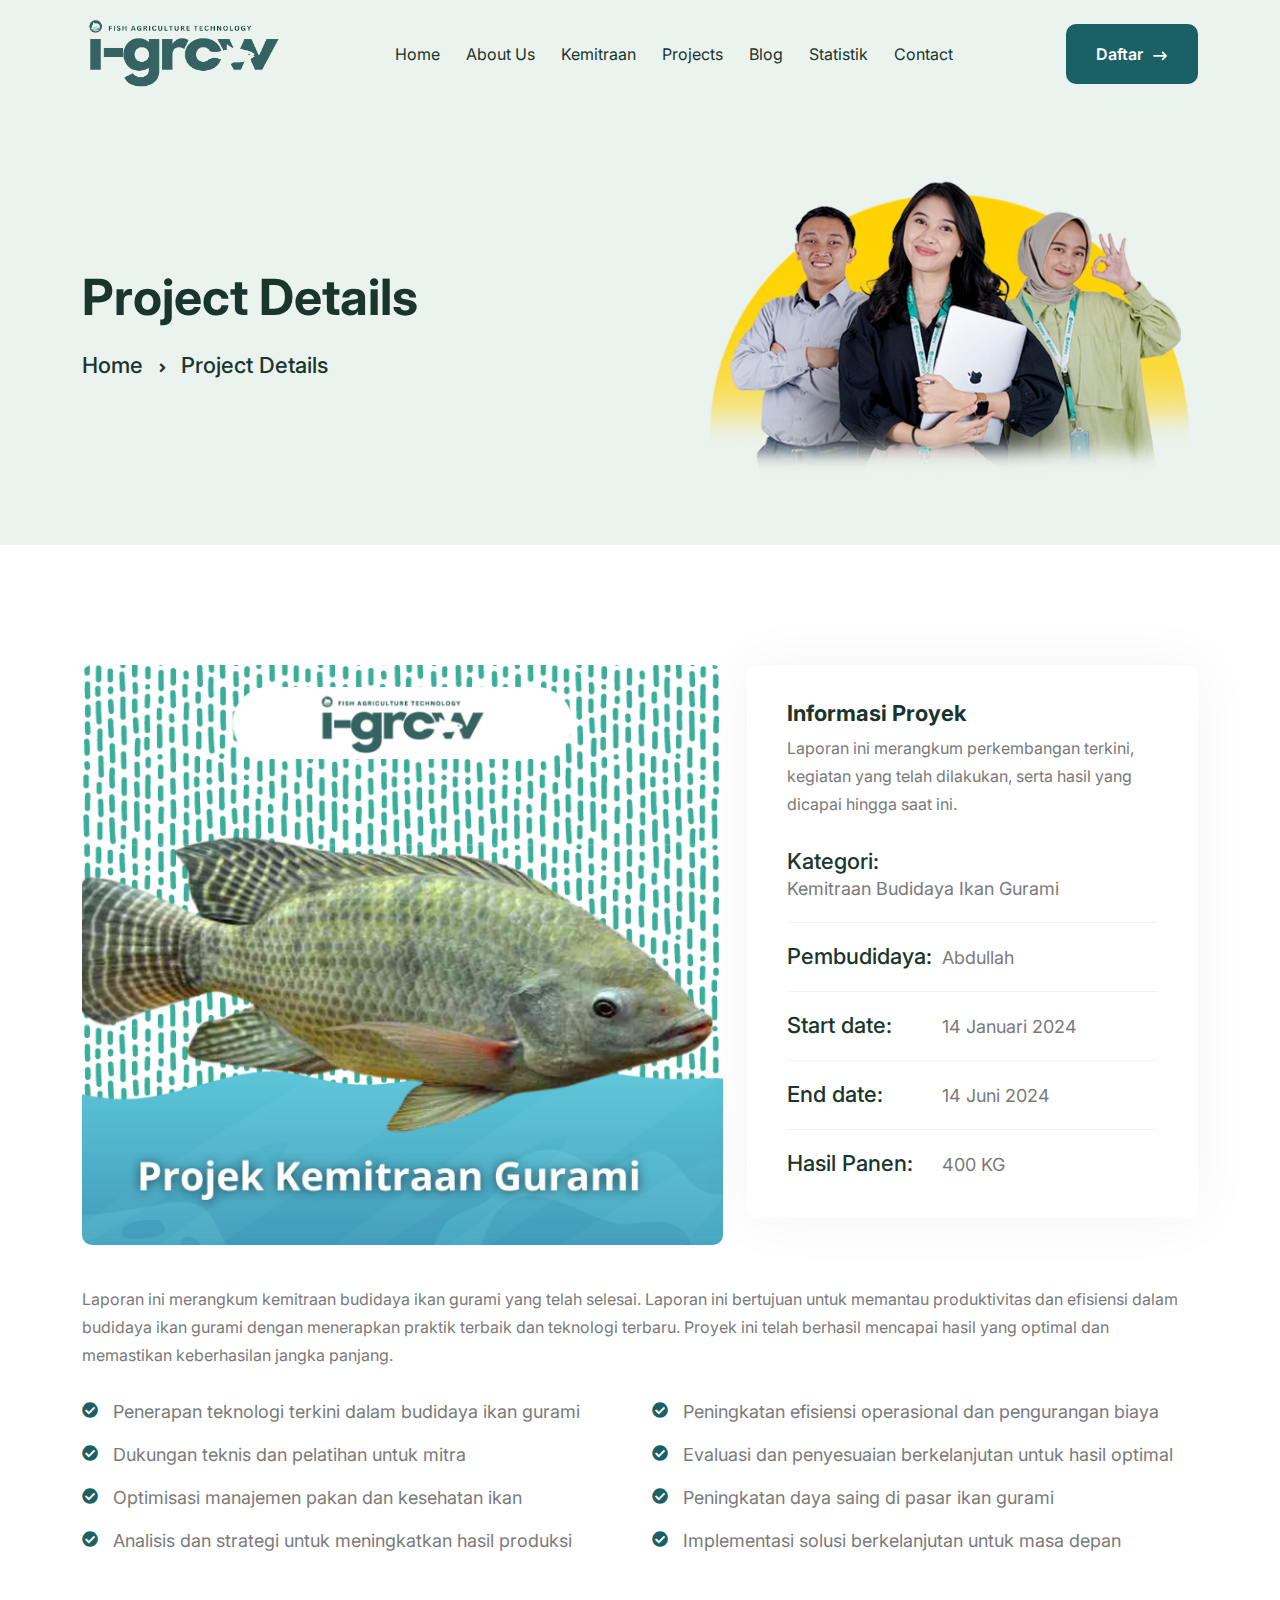
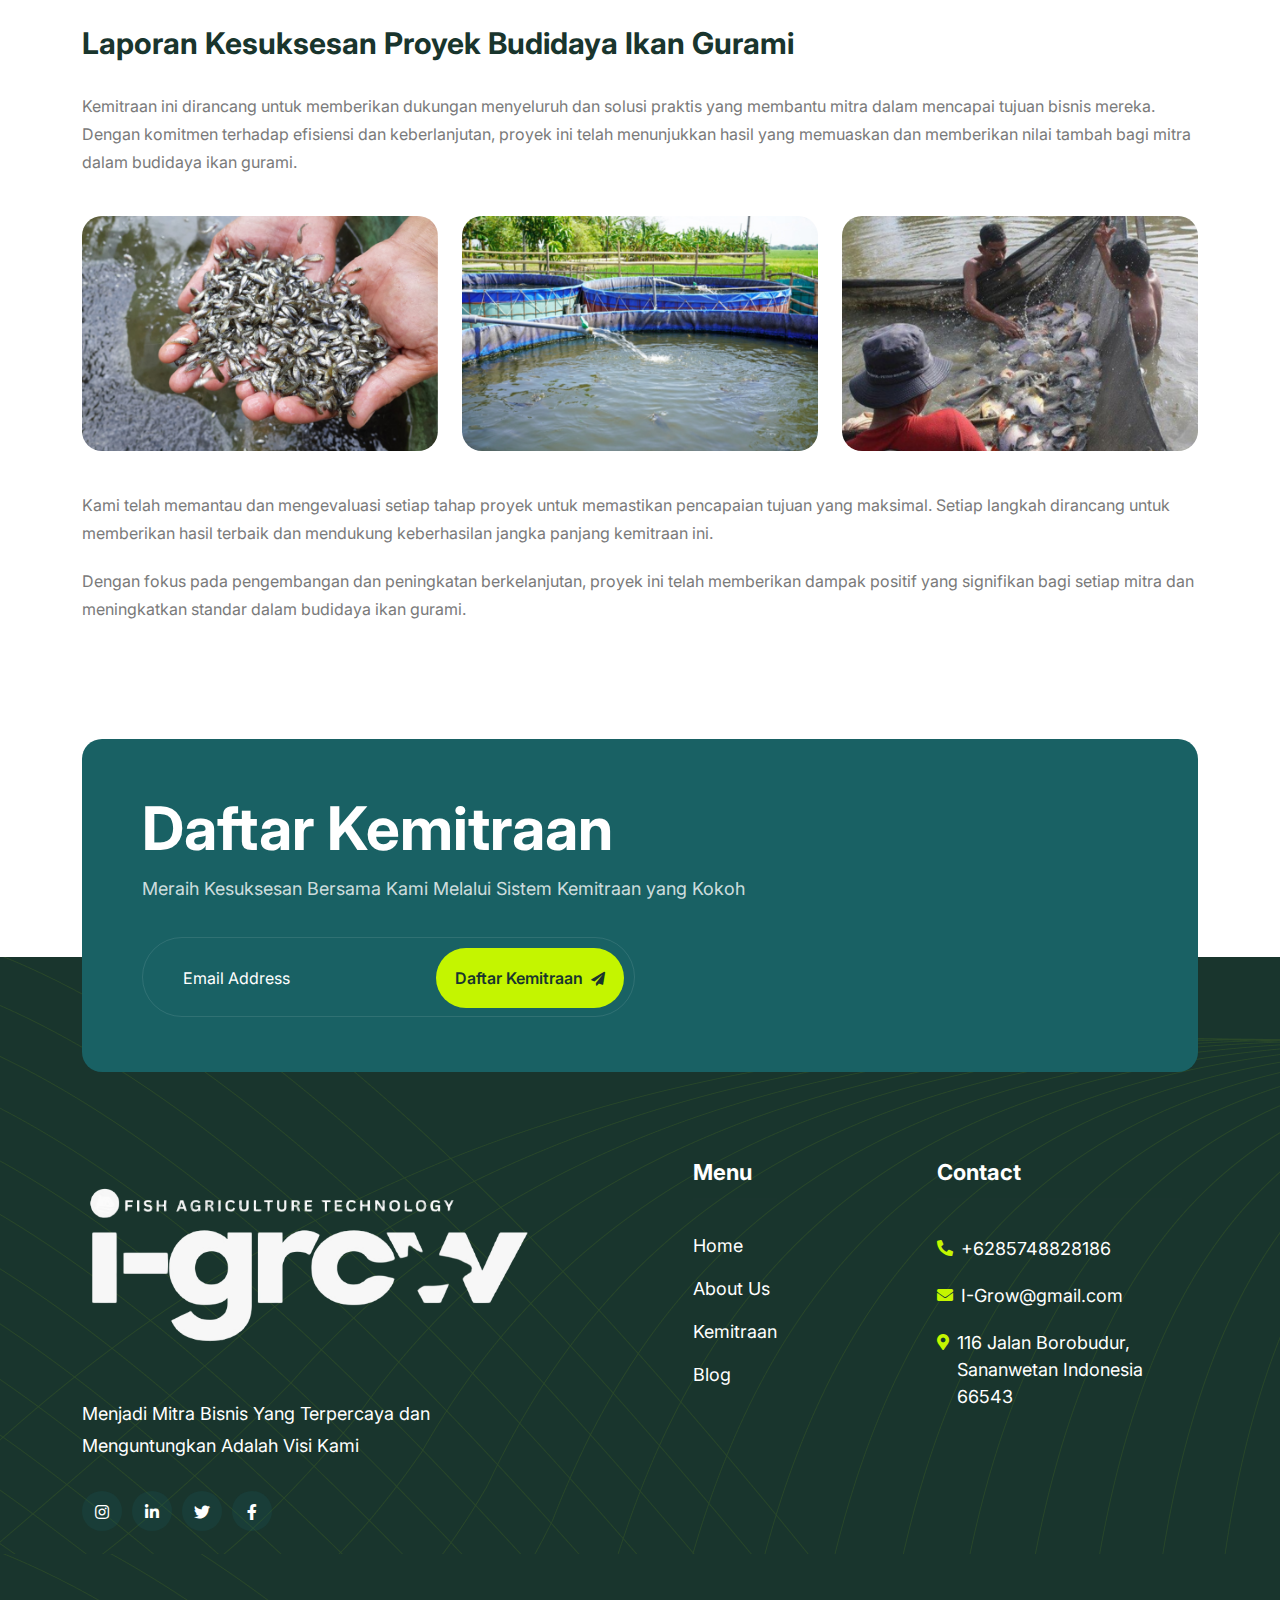
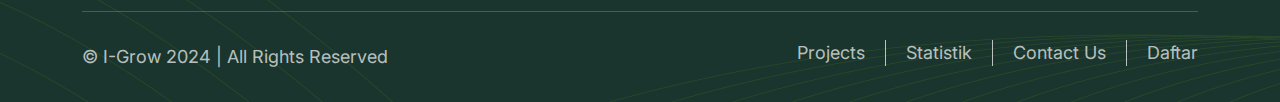
<file: project-details.html>
<!doctype html>
<html class="no-js" lang="zxx">

<head>
    <meta charset="utf-8">
    <meta http-equiv="x-ua-compatible" content="ie=edge">
    <title>I-Grow </title>
    <meta name="description" content="I-Grow  ">
    <meta name="keywords" content="I-Grow  ">
    <meta name="robots" content="INDEX,FOLLOW">

    <!-- Mobile Specific Metas -->
    <meta name="viewport" content="width=device-width, initial-scale=1, shrink-to-fit=no">

    <!-- Favicons - Place favicon.ico in the root directory -->
    <link rel="icon" type="image/png" sizes="32x32" href="assets/img/halo/logoatas.png">
    <meta name="msapplication-TileColor" content="#ffffff">
    <meta name="theme-color" content="#ffffff">

    <!--==============================
	  Google Fonts
	============================== -->
    <link rel="preconnect" href="https://fonts.googleapis.com">
    <link rel="preconnect" href="https://fonts.gstatic.com" crossorigin>
    <link href="https://fonts.googleapis.com/css2?family=Inter:wght@100..900&display=swap" rel="stylesheet">


    <!--==============================
	    All CSS File
	============================== -->
    <!-- Bootstrap -->
    <link rel="stylesheet" href="assets/css/bootstrap.min.css">
    <!-- Fontawesome Icon -->
    <link rel="stylesheet" href="assets/css/fontawesome.min.css">
    <!-- Magnific Popup -->
    <link rel="stylesheet" href="assets/css/magnific-popup.min.css">
    <!-- Slick Slider -->
    <link rel="stylesheet" href="assets/css/slick.min.css">
    <!-- Theme Custom CSS -->
    <link rel="stylesheet" href="assets/css/style.css">

</head>

<body>
    <!--********************************
   		Code Start From Here 
	******************************** -->




    <!--==============================
     Preloader
    ==============================-->
    <div class="preloader ">
        <div class="preloader-inner">
            <span class="loader"></span>
        </div>
    </div>

    <!--==============================
Sidemenu
============================== -->
    <div class="sidemenu-wrapper sidemenu-info ">
        <div class="sidemenu-content">
            <button class="closeButton sideMenuCls"><i class="fas fa-times"></i></button>
            <div class="widget">
                <div class="th-widget-about">
                    <div class="about-logo">
                        <a href="index.html"><img src="assets/img/halo/logo I-Grow.png" alt="Laun"></a>
                    </div>
                    <p class="about-text">Kami menyediakan layanan kemitraan budidaya perikanan untuk meningkatkan hasil
                        produksi ikan Anda dengan dukungan teknis dan fasilitas yang memadai.</p>
                    <div class="social-links">
                        <a href="https://www.facebook.com/"><i class="fab fa-facebook-f"></i></a>
                        <a href="https://www.twitter.com/"><i class="fab fa-twitter"></i></a>
                        <a href="https://www.linkedin.com/"><i class="fab fa-linkedin-in"></i></a>
                        <a href="https://www.instagram.com/"><i class="fab fa-instagram"></i></a>
                    </div>
                </div>
            </div>
            <div class="side-info mb-30">
                <div class="contact-list mb-20">
                    <h4>Alamat Kantor</h4>
                    <p>116 Jalan Borobudur, Sananwetan, Indonesia 66543</p>
                </div>
                <div class="contact-list mb-20">
                    <h4>Nomor Telepon</h4>
                    <p class="mb-0">+6285748828186</p>
                    <p>+6285748281443</p>
                </div>
                <div class="contact-list mb-20">
                    <h4>Alamat Email</h4>
                    <p class="mb-0">I-Grow@gmail.com</p>
                </div>
            </div>
            <ul class="side-instagram list-wrap">
                <li><a href="#"><img src="assets/img/berita/pelatihan.png" alt="Produksi Ikan"></a></li>
                <li><a href="#"><img src="assets/img/berita/ekspor.png" alt="Kesehatan Ikan"></a></li>
                <li><a href="#"><img src="assets/img/berita/teknologi.png" alt="Pakan Ikan"></a></li>
                <li><a href="#"><img src="assets/img/berita/kualitasbenih.png" alt="Kemitraan Budidaya"></a></li>
            </ul>
        </div>
    </div>

    <div class="popup-search-box">
        <button class="searchClose"><i class="fas fa-times"></i></button>
        <form action="#">
            <input type="text" placeholder="Apa yang Anda cari?">
            <button type="submit"><i class="fas fa-search"></i></button>
        </form>
    </div>

    <!--==============================
	Header Area
    ==============================-->
    <header class="nav-header header-layout2">
        <div class="sticky-wrapper">
            <!-- Main Menu Area -->
            <div class="menu-area">
                <div class="container">
                    <div class="row align-items-center justify-content-between">
                        <div class="col-auto">
                            <div class="header-logo">
                                <a href="index.html"><img src="assets/img/halo/logo I-Grow.png" alt="logo"></a>
                            </div>
                        </div>
                        <div class="col-auto">
                            <nav class="main-menu d-none d-lg-inline-block">
                                <ul>
                                    <li>
                                        <a href="index.html">Home</a>
                                    </li>
                                    <li>
                                        <a href="about.html">About Us</a>
                                    </li>
                                    <li>
                                        <a href="kemitraan.html">Kemitraan</a>
                                    </li>
                                    <li>
                                        <a href="project.html">Projects</a>
                                    </li>
                                    <li>
                                        <a href="blog.html">Blog</a>
                                    </li>
                                    <li>
                                        <a href="statistik.html">Statistik</a>
                                    </li>
                                    <li>
                                        <a href="contact.html">Contact</a>
                                    </li>
                                </ul>
                            </nav>
                            <div class="navbar-right d-inline-flex d-lg-none">
                                <button type="button" class="menu-toggle icon-btn"><i class="fas fa-bars"></i></button>
                            </div>
                        </div>
                        <div class="col-auto d-xl-block d-none">
                            <div class="header-button">
                                <a href="contact.html" class="global-btn">Daftar<img
                                        src="assets/img/icon/right-icon.svg" alt=""></a>
                            </div>
                        </div>
                    </div>
                </div>
            </div>
        </div>
    </header>

    <!--==============================
    Breadcumb
    ============================== -->
    <div class="breadcumb-wrapper">
        <!-- bg animated image/ -->
        <div class="container">
            <div class="row align-items-center">
                <div class="col-lg-6">
                    <div class="breadcumb-content">
                        <h1 class="breadcumb-title">Project Details</h1>
                        <ul class="breadcumb-menu">
                            <li><a href="index.html">Home</a></li>
                            <li class="active">Project Details</li>
                        </ul>
                    </div>
                </div>
                <div class="col-lg-6 d-lg-block d-none">
                    <div class="breadcumb-thumb">
                        <img src="assets/img/halo/menukemitraan.png" alt="img">
                    </div>
                </div>
            </div>
        </div>
    </div>

    <!--==============================
Portfolio Details Area  
==============================-->
    <div class="portfolio-deatils-area space">
        <div class="container">
            <div class="row gx-30">
                <div class="col-xxl-8 col-lg-7">
                    <div class="page-thumb mb-40">
                        <img src="assets/img/halo/ProjekKemitraanGurami.png" alt="img">
                    </div>
                </div>
                <div class="col-12 order-lg-3">
                    <p class="mb-30">Laporan ini merangkum kemitraan budidaya ikan gurami yang telah selesai. Laporan ini
                        bertujuan untuk memantau produktivitas dan efisiensi dalam budidaya ikan gurami dengan
                        menerapkan praktik terbaik dan teknologi terbaru. Proyek ini telah berhasil mencapai hasil yang
                        optimal dan memastikan keberhasilan jangka panjang.</p>
                    <div class="row gy-3">
                        <div class="col-lg-6">
                            <div class="checklist style2">
                                <ul>
                                    <li><i class="fas fa-check-circle"></i>Penerapan teknologi terkini dalam budidaya
                                        ikan gurami</li>
                                    <li><i class="fas fa-check-circle"></i>Dukungan teknis dan pelatihan untuk mitra
                                    </li>
                                    <li><i class="fas fa-check-circle"></i>Optimisasi manajemen pakan dan kesehatan ikan
                                    </li>
                                    <li><i class="fas fa-check-circle"></i>Analisis dan strategi untuk meningkatkan
                                        hasil produksi</li>
                                </ul>
                            </div>
                        </div>
                        <div class="col-lg-6">
                            <div class="checklist style2">
                                <ul>
                                    <li><i class="fas fa-check-circle"></i>Peningkatan efisiensi operasional dan
                                        pengurangan biaya</li>
                                    <li><i class="fas fa-check-circle"></i>Evaluasi dan penyesuaian berkelanjutan untuk
                                        hasil optimal</li>
                                    <li><i class="fas fa-check-circle"></i>Peningkatan daya saing di pasar ikan gurami
                                    </li>
                                    <li><i class="fas fa-check-circle"></i>Implementasi solusi berkelanjutan untuk masa
                                        depan</li>
                                </ul>
                            </div>
                        </div>
                    </div>
                    <h3 class="page-title mt-70 mb-30">Laporan Kesuksesan Proyek Budidaya Ikan Gurami</h3>
                    <p class="mb-40">Kemitraan ini dirancang untuk memberikan dukungan menyeluruh dan solusi praktis
                        yang membantu mitra dalam mencapai tujuan bisnis mereka. Dengan komitmen terhadap efisiensi dan
                        keberlanjutan, proyek ini telah menunjukkan hasil yang memuaskan dan memberikan nilai tambah
                        bagi mitra dalam budidaya ikan gurami.</p>
                    <div class="row gy-4">
                        <div class="col-md-4">
                            <div class="page-thumb style2">
                                <img src="assets/img/halo/laporan(1).png" alt="img">
                            </div>
                        </div>
                        <div class="col-md-4">
                            <div class="page-thumb style2">
                                <img src="assets/img/halo/laporan(2).png" alt="img">
                            </div>
                        </div>
                        <div class="col-md-4">
                            <div class="page-thumb style2">
                                <img src="assets/img/halo/laporan(3).png" alt="img">
                            </div>
                        </div>
                    </div>
                    <p class="mt-40 mb-20">Kami telah memantau dan mengevaluasi setiap tahap proyek untuk memastikan
                        pencapaian tujuan yang maksimal. Setiap langkah dirancang untuk memberikan hasil terbaik dan
                        mendukung keberhasilan jangka panjang kemitraan ini.</p>
                    <p class="mb-n1">Dengan fokus pada pengembangan dan peningkatan berkelanjutan, proyek ini telah
                        memberikan dampak positif yang signifikan bagi setiap mitra dan meningkatkan standar dalam
                        budidaya ikan gurami.</p>
                </div>
                <div class="col-xxl-4 col-lg-5 order-lg-2">
                    <aside class="sidebar-area">
                        <div class="widget widget_project-info">
                            <h3 class="widget_title">Informasi Proyek</h3>
                            <p class="widget-text">Laporan ini merangkum perkembangan terkini, kegiatan yang telah
                                dilakukan, serta hasil yang dicapai hingga saat ini.</p>
                            <ul>
                                <li>
                                    <strong>Kategori: </strong>
                                    <span>Kemitraan Budidaya Ikan Gurami</span>
                                </li>
                                <li>
                                    <strong>Pembudidaya: </strong>
                                    <span>Abdullah</span>
                                </li>
                                <li>
                                    <strong>Start date: </strong>
                                    <span>14 Januari 2024</span>
                                </li>
                                <li>
                                    <strong>End date: </strong>
                                    <span>14 Juni 2024</span>
                                </li>
                                <li>
                                    <strong>Hasil Panen: </strong>
                                    <span>400 KG</span>
                                </li>
                            </ul>
                        </div>
                    </aside>
                </div>
            </div>
        </div>
    </div>



    <!--==============================
    Newsletter Area  
    ==============================-->
    <div class="container">
        <div class="footer-top-1 bg-theme">
            <div class="footer-top-content">
                <h3 class="footer-top-title text-white">Daftar Kemitraan</h3>
                <p class="footer-top-text">Meraih Kesuksesan Bersama Kami Melalui Sistem Kemitraan yang Kokoh</p>
            </div>
            <form class="newsletter-form">
                <div class="form-group">
                    <input class="form-control" type="email" placeholder="Email Address" required="">
                    <button type="submit" class="global-btn">Daftar Kemitraan<span class="icon"><i
                                class="fa-sharp fas fa-paper-plane ms-2"></i></span></button>
                </div>
            </form>
        </div>
    </div>

    <!--==============================
        Footer Area
    ==============================-->
    <footer class="footer-wrapper footer-layout1" style="background-image: url(assets/img/bg/footer-bg1-1.png);">
        <div class="container">
            <div class="widget-area">
                <div class="row justify-content-between">
                    <div class="col-md-6 col-xl-5">
                        <div class="widget footer-widget widget-about">
                            <div class="about-logo">
                                <a href="index.html"><img src="assets/img/halo/fulllwhite.png" alt="Bizmaster"></a>
                            </div>
                            <p class="footer-text mb-30">Menjadi Mitra Bisnis Yang Terpercaya dan Menguntungkan Adalah
                                Visi Kami
                            </p>
                            <div class="social-btn style3">
                                <a href="https://www.instagram.com/" tabindex="-1"><i class="fab fa-instagram"></i></a>
                                <a href="https://linkedin.com/" tabindex="-1"><i class="fab fa-linkedin-in"></i></a>
                                <a href="https://twitter.com/" tabindex="-1"><i class="fab fa-twitter"></i></a>
                                <a href="https://facebook.com/" tabindex="-1"><i class="fab fa-facebook-f"></i></a>
                            </div>
                        </div>
                    </div>
                    <div class="col-md-6 col-xl-auto">
                        <div class="widget widget_nav_menu footer-widget">
                            <h3 class="widget_title">Menu</h3>
                            <div class="menu-all-pages-container">
                                <ul class="menu">
                                    <li><a href="index.html">Home</a></li>
                                    <li><a href="about.html">About Us</a></li>
                                    <li><a href="kemitraan.html">Kemitraan</a></li>
                                    <li><a href="blog.html">Blog</a></li>
                                </ul>
                            </div>
                        </div>
                    </div>
                    <div class="col-md-6 col-xl-3">
                        <div class="widget footer-widget me-xl-3">
                            <h3 class="widget_title">Contact</h3>
                            <div class="widget-contact2">
                                <div class="widget-contact-grid">
                                    <i class="fas fa-phone-alt"></i>
                                    <div class="contact-grid-details">
                                        <h6><a href="tel:+880123456789">+6285748828186</a></p>
                                    </div>
                                </div>
                                <div class="widget-contact-grid">
                                    <i class="fas fa-envelope"></i>
                                    <div class="contact-grid-details">
                                        <h6><a href="mailto:yourmail@gmail.comm">I-Grow@gmail.com</a></p>
                                    </div>
                                </div>
                                <div class="widget-contact-grid">
                                    <i class="fas fa-map-marker-alt"></i>
                                    <div class="contact-grid-details">
                                        <h6>116 Jalan Borobudur, Sananwetan Indonesia 66543</p>
                                    </div>
                                </div>
                            </div>
                        </div>
                    </div>
                </div>
            </div>
        </div>
        <div class="container">
            <div class="copyright-wrap">
                <div class="row gy-3 justify-content-lg-between justify-content-center">
                    <div class="col-auto align-self-center">
                        <p class="copyright-text text-center">© <a href="#">I-Grow </a> 2024 | All Rights Reserved
                        </p>
                    </div>
                    <div class="col-auto">
                        <div class="footer-links">
                            <a href="project.html">Projects</a>
                            <a href="statistik.html">Statistik</a>
                            <a href="contact.html">Contact Us</a>
                            <a href="index.html">Daftar</a>
                        </div>
                    </div>
                </div>
            </div>
        </div>
    </footer>

    <!--********************************
			Code End  Here 
	******************************** -->

    <!-- Scroll To Top -->
    <div class="scroll-top">
        <svg class="progress-circle svg-content" width="100%" height="100%" viewBox="-1 -1 102 102">
            <path d="M50,1 a49,49 0 0,1 0,98 a49,49 0 0,1 0,-98"
                style="transition: stroke-dashoffset 10ms linear 0s; stroke-dasharray: 307.919, 307.919; stroke-dashoffset: 307.919;">
            </path>
        </svg>
    </div>

    <!--==============================
    All Js File
    ============================== -->
    <!-- Jquery -->
    <script src="assets/js/vendor/jquery-3.6.0.min.js"></script>
    <!-- Slick Slider -->
    <script src="assets/js/slick.min.js"></script>
    <!-- Range Slider -->
    <script src="assets/js/jquery-ui.min.js"></script>
    <!-- Bootstrap -->
    <script src="assets/js/bootstrap.min.js"></script>
    <!-- Magnific Popup -->
    <script src="assets/js/jquery.magnific-popup.min.js"></script>
    <!-- Counter Up -->
    <script src="assets/js/jquery.counterup.min.js"></script>
    <!-- Marquee -->
    <script src="assets/js/jquery.marquee.min.js"></script>
    <!-- Isotope Filter -->
    <script src="assets/js/imagesloaded.pkgd.min.js"></script>
    <script src="assets/js/isotope.pkgd.min.js"></script>

    <!-- Main Js File -->
    <script src="assets/js/main.js"></script>
</body>

</html>
</file>
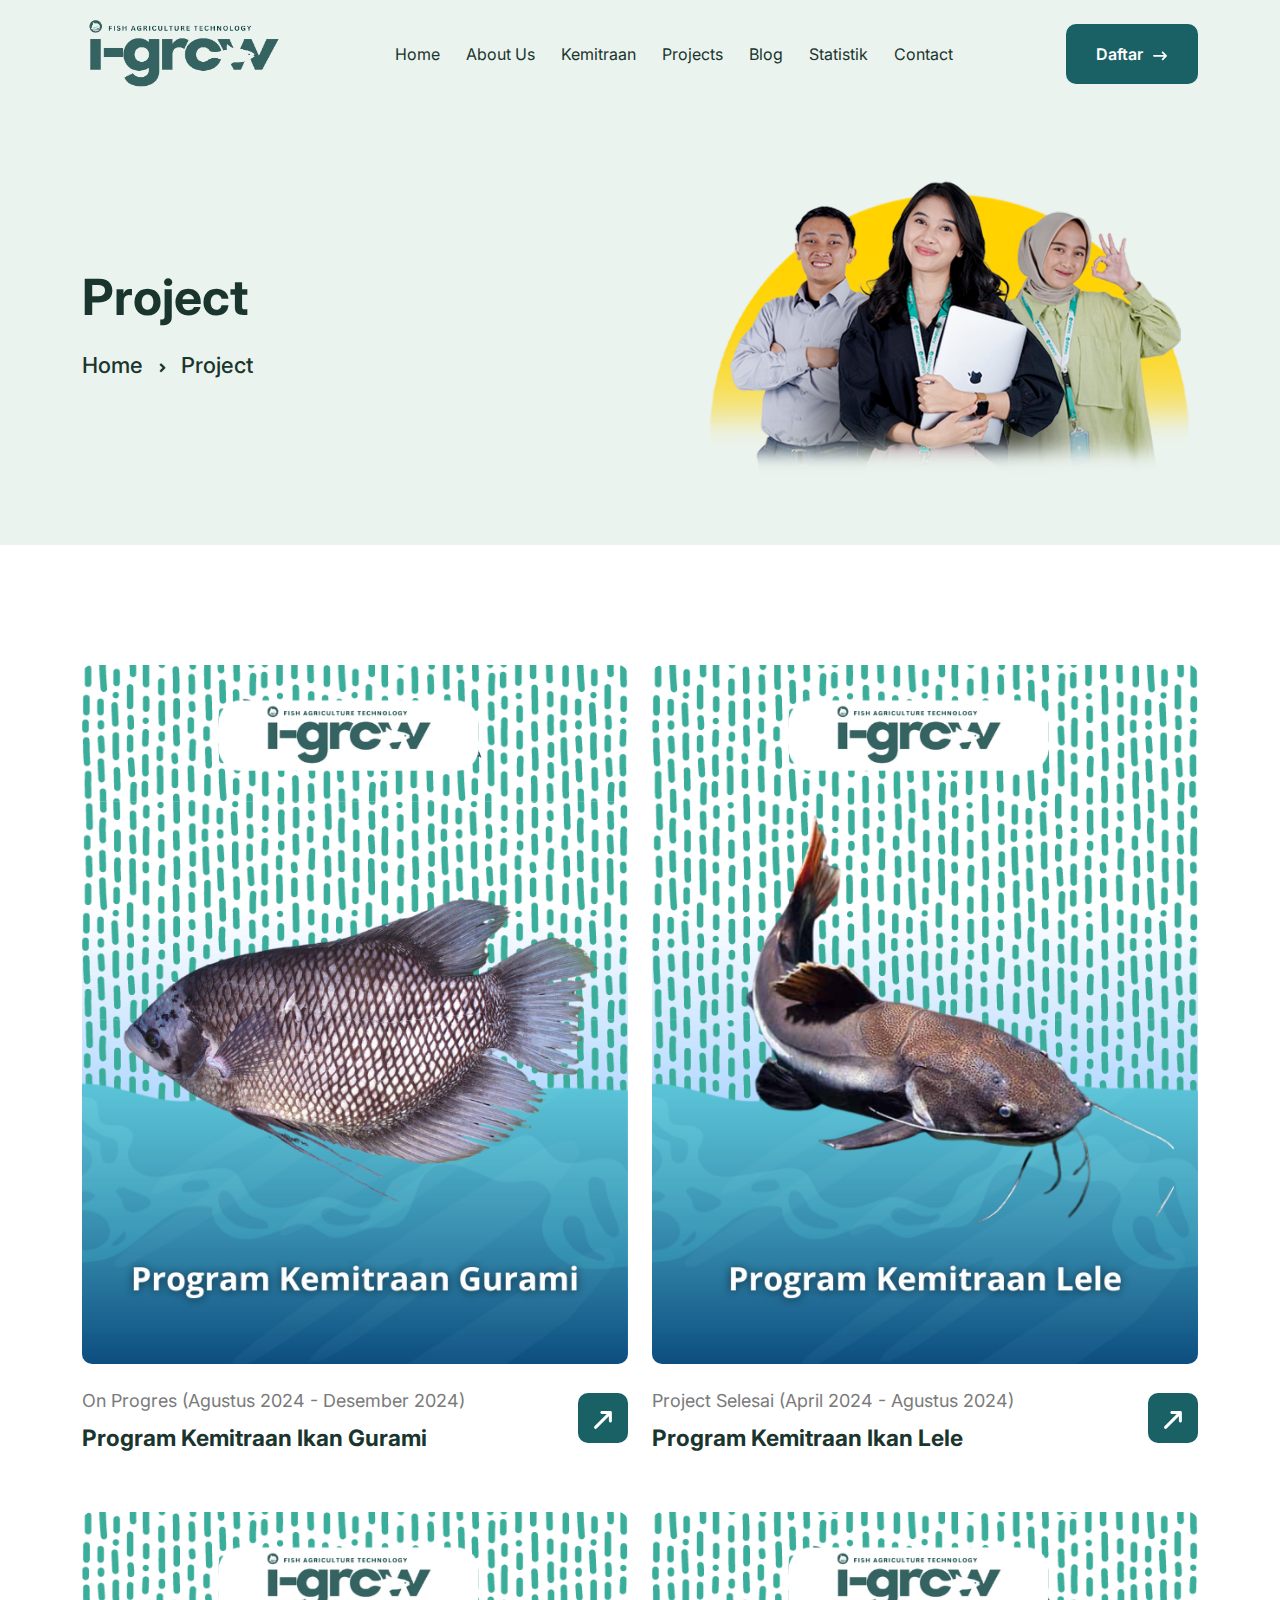
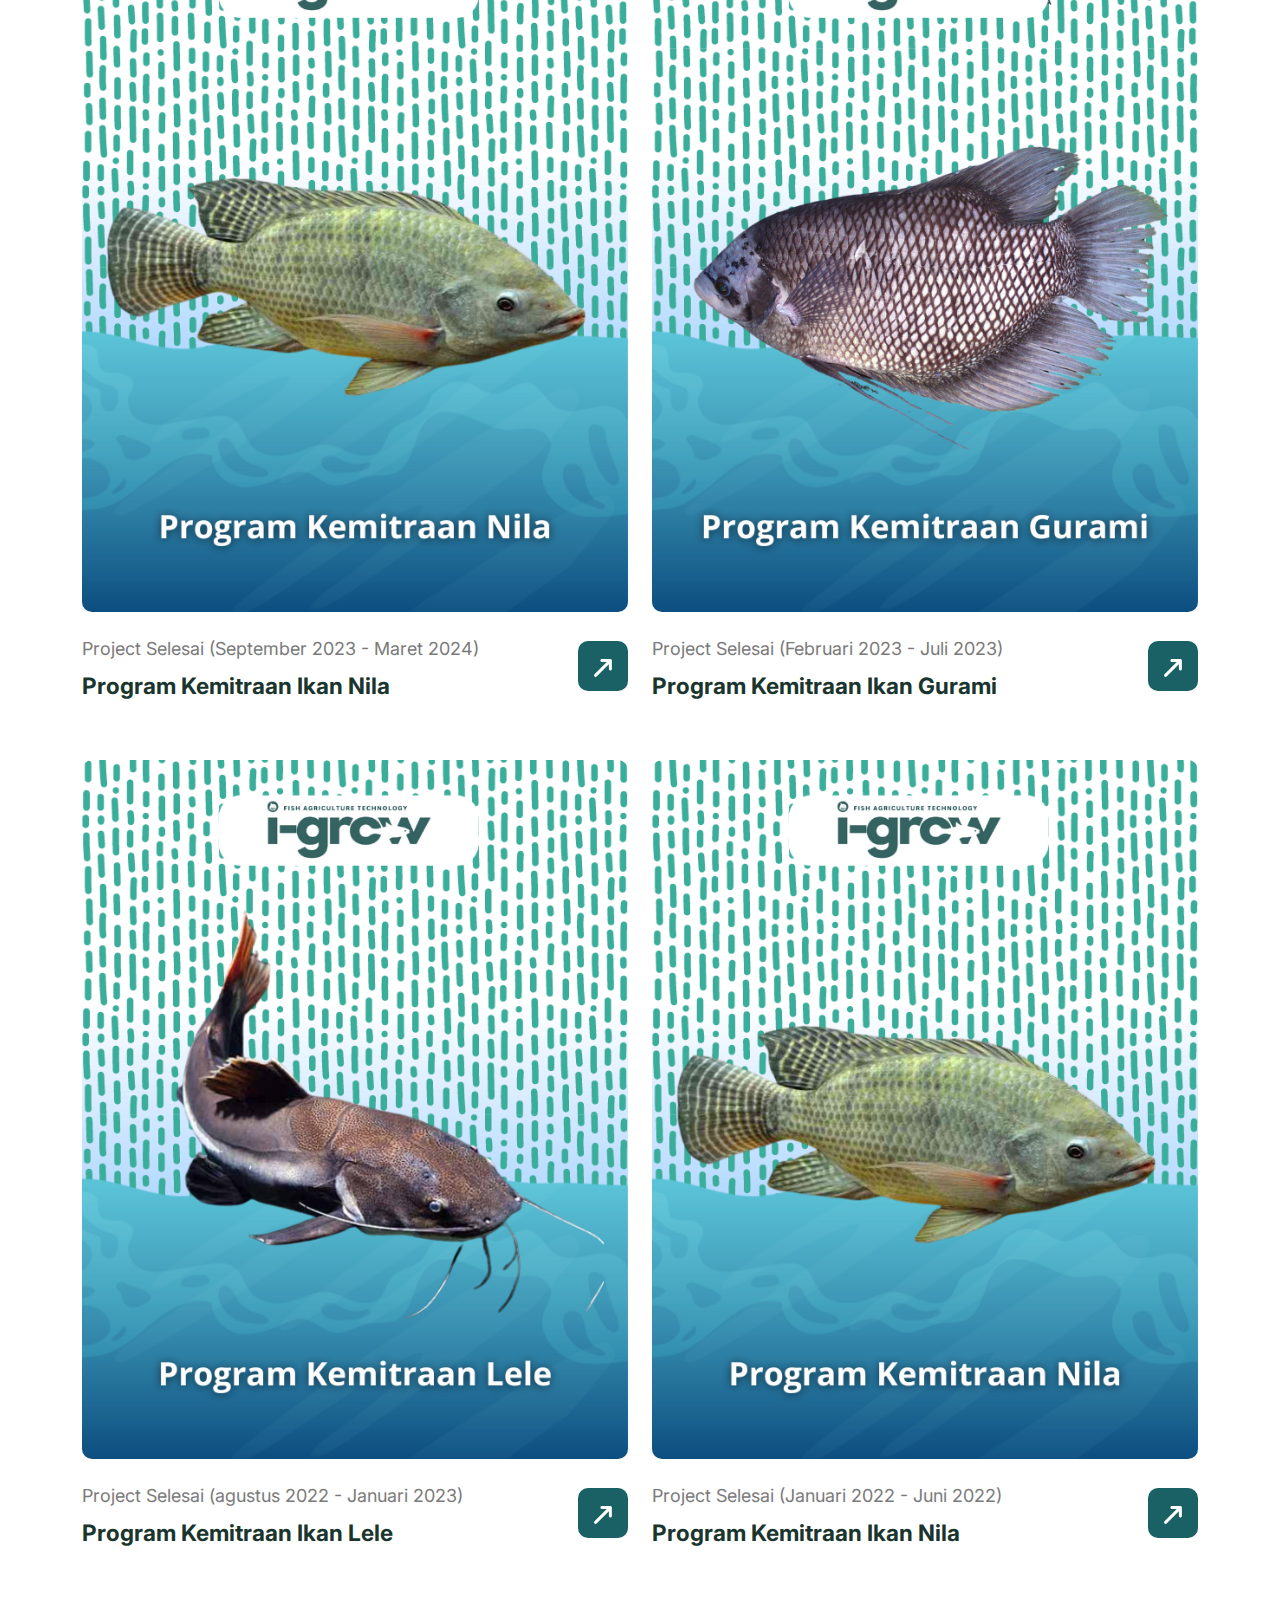
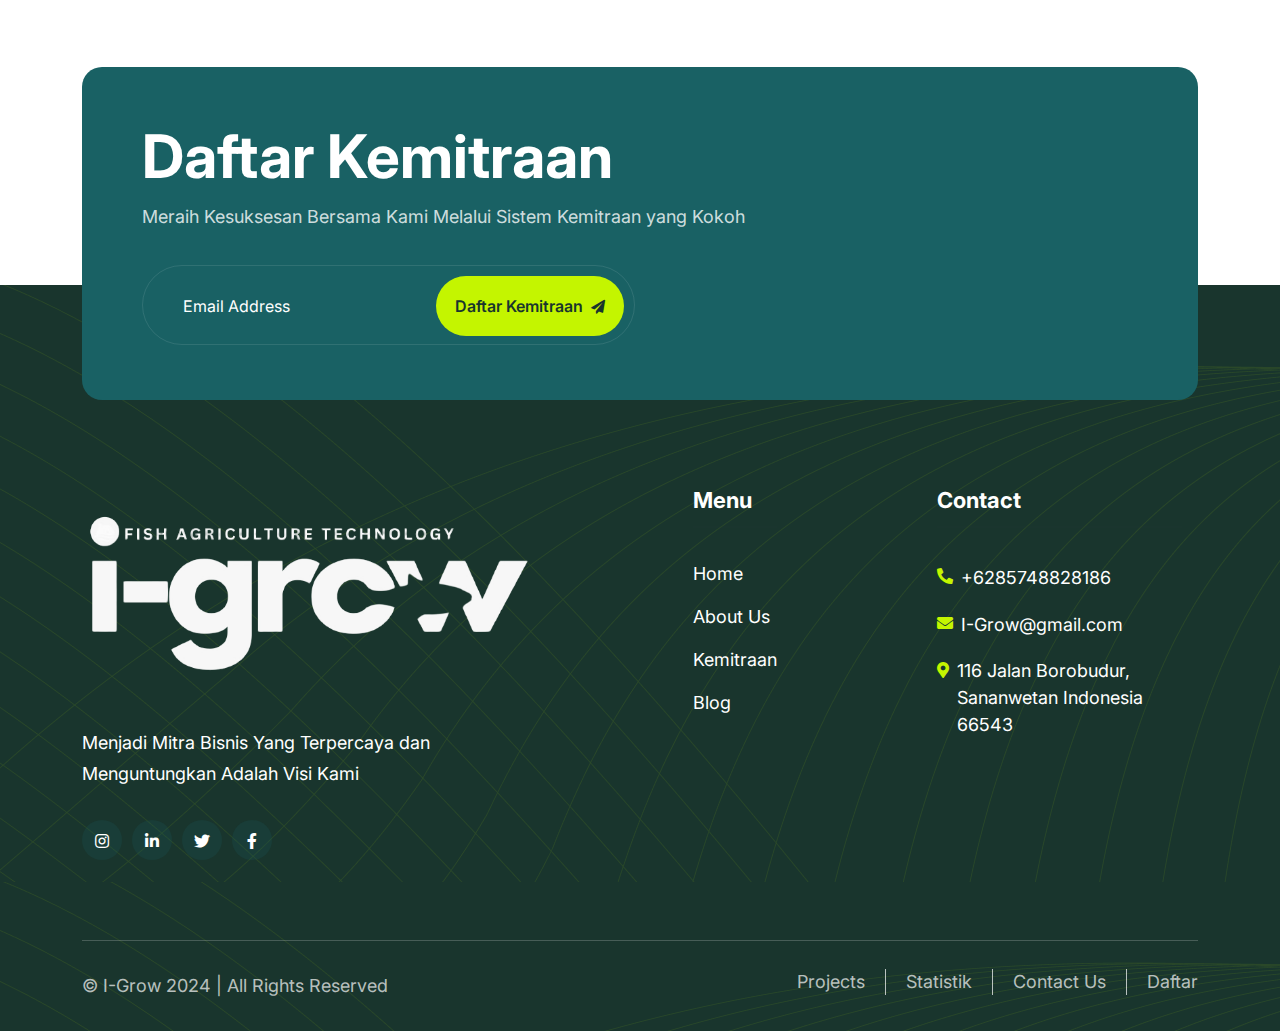
<file: project.html>
<!doctype html>
<html class="no-js" lang="zxx">

<head>
    <meta charset="utf-8">
    <meta http-equiv="x-ua-compatible" content="ie=edge">
    <title>I-Grow </title>
    <meta name="description" content="I-Grow  ">
    <meta name="keywords" content="I-Grow  ">
    <meta name="robots" content="INDEX,FOLLOW">

    <!-- Mobile Specific Metas -->
    <meta name="viewport" content="width=device-width, initial-scale=1, shrink-to-fit=no">

    <!-- Favicons - Place favicon.ico in the root directory -->
    <link rel="icon" type="image/png" sizes="32x32" href="assets/img/halo/logoatas.png">
    <meta name="msapplication-TileColor" content="#ffffff">
    <meta name="theme-color" content="#ffffff">

    <!--==============================
	  Google Fonts
	============================== -->
    <link rel="preconnect" href="https://fonts.googleapis.com">
    <link rel="preconnect" href="https://fonts.gstatic.com" crossorigin>
    <link href="https://fonts.googleapis.com/css2?family=Inter:wght@100..900&display=swap" rel="stylesheet">


    <!--==============================
	    All CSS File
	============================== -->
    <!-- Bootstrap -->
    <link rel="stylesheet" href="assets/css/bootstrap.min.css">
    <!-- Fontawesome Icon -->
    <link rel="stylesheet" href="assets/css/fontawesome.min.css">
    <!-- Magnific Popup -->
    <link rel="stylesheet" href="assets/css/magnific-popup.min.css">
    <!-- Slick Slider -->
    <link rel="stylesheet" href="assets/css/slick.min.css">
    <!-- Theme Custom CSS -->
    <link rel="stylesheet" href="assets/css/style.css">

</head>

<body>
    <!--********************************
   		Code Start From Here 
	******************************** -->




    <!--==============================
     Preloader
    ==============================-->
    <div class="preloader ">
        <div class="preloader-inner">
            <span class="loader"></span>
        </div>
    </div>

    <!--==============================
Sidemenu
============================== -->
    <div class="sidemenu-wrapper sidemenu-info ">
        <div class="sidemenu-content">
            <button class="closeButton sideMenuCls"><i class="fas fa-times"></i></button>
            <div class="widget">
                <div class="th-widget-about">
                    <div class="about-logo">
                        <a href="index.html"><img src="assets/img/halo/logo I-Grow.png" alt="Laun"></a>
                    </div>
                    <p class="about-text">Kami menyediakan layanan kemitraan budidaya perikanan untuk meningkatkan hasil
                        produksi ikan Anda dengan dukungan teknis dan fasilitas yang memadai.</p>
                    <div class="social-links">
                        <a href="https://www.facebook.com/"><i class="fab fa-facebook-f"></i></a>
                        <a href="https://www.twitter.com/"><i class="fab fa-twitter"></i></a>
                        <a href="https://www.linkedin.com/"><i class="fab fa-linkedin-in"></i></a>
                        <a href="https://www.instagram.com/"><i class="fab fa-instagram"></i></a>
                    </div>
                </div>
            </div>
            <div class="side-info mb-30">
                <div class="contact-list mb-20">
                    <h4>Alamat Kantor</h4>
                    <p>116 Jalan Borobudur, Sananwetan, Indonesia 66543</p>
                </div>
                <div class="contact-list mb-20">
                    <h4>Nomor Telepon</h4>
                    <p class="mb-0">+6285748828186</p>
                    <p>+6285748281443</p>
                </div>
                <div class="contact-list mb-20">
                    <h4>Alamat Email</h4>
                    <p class="mb-0">I-Grow@gmail.com</p>
                </div>
            </div>
            <ul class="side-instagram list-wrap">
                <li><a href="#"><img src="assets/img/berita/pelatihan.png" alt="Produksi Ikan"></a></li>
                <li><a href="#"><img src="assets/img/berita/ekspor.png" alt="Kesehatan Ikan"></a></li>
                <li><a href="#"><img src="assets/img/berita/teknologi.png" alt="Pakan Ikan"></a></li>
                <li><a href="#"><img src="assets/img/berita/kualitasbenih.png" alt="Kemitraan Budidaya"></a></li>
            </ul>
        </div>
    </div>

    <div class="popup-search-box">
        <button class="searchClose"><i class="fas fa-times"></i></button>
        <form action="#">
            <input type="text" placeholder="Apa yang Anda cari?">
            <button type="submit"><i class="fas fa-search"></i></button>
        </form>
    </div>

    <!--==============================
	Header Area
    ==============================-->
    <header class="nav-header header-layout2">
        <div class="sticky-wrapper">
            <!-- Main Menu Area -->
            <div class="menu-area">
                <div class="container">
                    <div class="row align-items-center justify-content-between">
                        <div class="col-auto">
                            <div class="header-logo">
                                <a href="index.html"><img src="assets/img/halo/logo I-Grow.png" alt="logo"></a>
                            </div>
                        </div>
                        <div class="col-auto">
                            <nav class="main-menu d-none d-lg-inline-block">
                                <ul>
                                    <li>
                                        <a href="index.html">Home</a>
                                    </li>
                                    <li>
                                        <a href="about.html">About Us</a>
                                    </li>
                                    <li>
                                        <a href="kemitraan.html">Kemitraan</a>
                                    </li>
                                    <li>
                                        <a href="project.html">Projects</a>
                                    </li>
                                    <li>
                                        <a href="blog.html">Blog</a>
                                    </li>
                                    <li>
                                        <a href="statistik.html">Statistik</a>
                                    </li>
                                    <li>
                                        <a href="contact.html">Contact</a>
                                    </li>
                                </ul>
                            </nav>
                            <div class="navbar-right d-inline-flex d-lg-none">
                                <button type="button" class="menu-toggle icon-btn"><i class="fas fa-bars"></i></button>
                            </div>
                        </div>
                        <div class="col-auto d-xl-block d-none">
                            <div class="header-button">
                                <a href="contact.html" class="global-btn">Daftar<img
                                        src="assets/img/icon/right-icon.svg" alt=""></a>
                            </div>
                        </div>
                    </div>
                </div>
            </div>
        </div>
    </header>

    <!--==============================
    Breadcumb
    ============================== -->
    <div class="breadcumb-wrapper">
        <!-- bg animated image/ -->
        <div class="container">
            <div class="row align-items-center">
                <div class="col-lg-6">
                    <div class="breadcumb-content">
                        <h1 class="breadcumb-title">Project</h1>
                        <ul class="breadcumb-menu">
                            <li><a href="index.html">Home</a></li>
                            <li class="active">Project</li>
                        </ul>
                    </div>
                </div>
                <div class="col-lg-6 d-lg-block d-none">
                    <div class="breadcumb-thumb">
                        <img src="assets/img/halo/menukemitraan.png" alt="img">
                    </div>
                </div>
            </div>
        </div>
    </div>

    <!--==============================
    Portfolio Area  
    ==============================-->
    <div class="portfolio-area-1 space">
        <div class="container">
            <div class="row gx-30 gy-60">
                <div class="col-lg-6">
                    <div class="portfolio-card">
                        <div class="portfolio-card-thumb">
                            <img src="assets/img/halo/programgurami.png" alt="img">
                        </div>
                        <div class="portfolio-card-details">
                            <div class="media-left">
                                <span class="portfolio-card-details_subtitle">On Progres (Agustus 2024 - Desember
                                    2024)</span>
                                <h4 class="portfolio-card-details_title"><a href="project-details.html">Program
                                        Kemitraan Ikan Gurami </a></h4>
                            </div>
                            <a href="project-details.html" class="icon-btn">
                                <img src="assets/img/icon/arrow-up-right.svg" alt="">
                            </a>
                        </div>
                    </div>
                </div>
                <div class="col-lg-6">
                    <div class="portfolio-card">
                        <div class="portfolio-card-thumb">
                            <img src="assets/img/halo/programlele.png" alt="img">
                        </div>
                        <div class="portfolio-card-details">
                            <div class="media-left">
                                <span class="portfolio-card-details_subtitle">Project Selesai (April 2024 - Agustus
                                    2024)</span>
                                <h4 class="portfolio-card-details_title"><a href="project-details.html">Program
                                        Kemitraan Ikan Lele </a></h4>
                            </div>
                            <a href="project-details.html" class="icon-btn">
                                <img src="assets/img/icon/arrow-up-right.svg" alt="">
                            </a>
                        </div>
                    </div>
                </div>
                <div class="col-lg-6">
                    <div class="portfolio-card">
                        <div class="portfolio-card-thumb">
                            <img src="assets/img/halo/programnila.png" alt="img">
                        </div>
                        <div class="portfolio-card-details">
                            <div class="media-left">
                                <span class="portfolio-card-details_subtitle">Project Selesai (September 2023 - Maret
                                    2024)</span>
                                <h4 class="portfolio-card-details_title"><a href="project-details.html">Program
                                        Kemitraan Ikan Nila </a></h4>
                            </div>
                            <a href="project-details.html" class="icon-btn">
                                <img src="assets/img/icon/arrow-up-right.svg" alt="">
                            </a>
                        </div>
                    </div>
                </div>
                <div class="col-lg-6">
                    <div class="portfolio-card">
                        <div class="portfolio-card-thumb">
                            <img src="assets/img/halo/programgurami.png" alt="img">
                        </div>
                        <div class="portfolio-card-details">
                            <div class="media-left">
                                <span class="portfolio-card-details_subtitle">Project Selesai (Februari 2023 - Juli
                                    2023)</span>
                                <h4 class="portfolio-card-details_title"><a href="project-details.html">Program
                                        Kemitraan Ikan Gurami </a></h4>
                            </div>
                            <a href="project-details.html" class="icon-btn">
                                <img src="assets/img/icon/arrow-up-right.svg" alt="">
                            </a>
                        </div>
                    </div>
                </div>
                <div class="col-lg-6">
                    <div class="portfolio-card">
                        <div class="portfolio-card-thumb">
                            <img src="assets/img/halo/programlele.png" alt="img">
                        </div>
                        <div class="portfolio-card-details">
                            <div class="media-left">
                                <span class="portfolio-card-details_subtitle">Project Selesai (agustus 2022 - Januari
                                    2023)</span>
                                <h4 class="portfolio-card-details_title"><a href="project-details.html">Program
                                        Kemitraan Ikan Lele </a></h4>
                            </div>
                            <a href="project-details.html" class="icon-btn">
                                <img src="assets/img/icon/arrow-up-right.svg" alt="">
                            </a>
                        </div>
                    </div>
                </div>
                <div class="col-lg-6">
                    <div class="portfolio-card">
                        <div class="portfolio-card-thumb">
                            <img src="assets/img/halo/programnila.png" alt="img">
                        </div>
                        <div class="portfolio-card-details">
                            <div class="media-left">
                                <span class="portfolio-card-details_subtitle">Project Selesai (Januari 2022 - Juni
                                    2022)</span>
                                <h4 class="portfolio-card-details_title"><a href="project-details.html">Program
                                        Kemitraan Ikan Nila </a></h4>
                            </div>
                            <a href="project-details.html" class="icon-btn">
                                <img src="assets/img/icon/arrow-up-right.svg" alt="">
                            </a>
                        </div>
                    </div>
                </div>
            </div>
        </div>
    </div>

    <!--==============================
    Newsletter Area  
    ==============================-->
    <div class="container">
        <div class="footer-top-1 bg-theme">
            <div class="footer-top-content">
                <h3 class="footer-top-title text-white">Daftar Kemitraan</h3>
                <p class="footer-top-text">Meraih Kesuksesan Bersama Kami Melalui Sistem Kemitraan yang Kokoh</p>
            </div>
            <form class="newsletter-form">
                <div class="form-group">
                    <input class="form-control" type="email" placeholder="Email Address" required="">
                    <button type="submit" class="global-btn">Daftar Kemitraan<span class="icon"><i
                                class="fa-sharp fas fa-paper-plane ms-2"></i></span></button>
                </div>
            </form>
        </div>
    </div>

    <!--==============================
        Footer Area
    ==============================-->
    <footer class="footer-wrapper footer-layout1" style="background-image: url(assets/img/bg/footer-bg1-1.png);">
        <div class="container">
            <div class="widget-area">
                <div class="row justify-content-between">
                    <div class="col-md-6 col-xl-5">
                        <div class="widget footer-widget widget-about">
                            <div class="about-logo">
                                <a href="index.html"><img src="assets/img/halo/fulllwhite.png" alt="Bizmaster"></a>
                            </div>
                            <p class="footer-text mb-30">Menjadi Mitra Bisnis Yang Terpercaya dan Menguntungkan Adalah
                                Visi Kami
                            </p>
                            <div class="social-btn style3">
                                <a href="https://www.instagram.com/" tabindex="-1"><i class="fab fa-instagram"></i></a>
                                <a href="https://linkedin.com/" tabindex="-1"><i class="fab fa-linkedin-in"></i></a>
                                <a href="https://twitter.com/" tabindex="-1"><i class="fab fa-twitter"></i></a>
                                <a href="https://facebook.com/" tabindex="-1"><i class="fab fa-facebook-f"></i></a>
                            </div>
                        </div>
                    </div>
                    <div class="col-md-6 col-xl-auto">
                        <div class="widget widget_nav_menu footer-widget">
                            <h3 class="widget_title">Menu</h3>
                            <div class="menu-all-pages-container">
                                <ul class="menu">
                                    <li><a href="index.html">Home</a></li>
                                    <li><a href="about.html">About Us</a></li>
                                    <li><a href="kemitraan.html">Kemitraan</a></li>
                                    <li><a href="blog.html">Blog</a></li>
                                </ul>
                            </div>
                        </div>
                    </div>
                    <div class="col-md-6 col-xl-3">
                        <div class="widget footer-widget me-xl-3">
                            <h3 class="widget_title">Contact</h3>
                            <div class="widget-contact2">
                                <div class="widget-contact-grid">
                                    <i class="fas fa-phone-alt"></i>
                                    <div class="contact-grid-details">
                                        <h6><a href="tel:+880123456789">+6285748828186</a></p>
                                    </div>
                                </div>
                                <div class="widget-contact-grid">
                                    <i class="fas fa-envelope"></i>
                                    <div class="contact-grid-details">
                                        <h6><a href="mailto:yourmail@gmail.comm">I-Grow@gmail.com</a></p>
                                    </div>
                                </div>
                                <div class="widget-contact-grid">
                                    <i class="fas fa-map-marker-alt"></i>
                                    <div class="contact-grid-details">
                                        <h6>116 Jalan Borobudur, Sananwetan Indonesia 66543</p>
                                    </div>
                                </div>
                            </div>
                        </div>
                    </div>
                </div>
            </div>
        </div>
        <div class="container">
            <div class="copyright-wrap">
                <div class="row gy-3 justify-content-lg-between justify-content-center">
                    <div class="col-auto align-self-center">
                        <p class="copyright-text text-center">© <a href="#">I-Grow </a> 2024 | All Rights Reserved
                        </p>
                    </div>
                    <div class="col-auto">
                        <div class="footer-links">
                            <a href="project.html">Projects</a>
                            <a href="statistik.html">Statistik</a>
                            <a href="contact.html">Contact Us</a>
                            <a href="index.html">Daftar</a>
                        </div>
                    </div>
                </div>
            </div>
        </div>
    </footer>
    <!--********************************
			Code End  Here 
	******************************** -->

    <!-- Scroll To Top -->
    <div class="scroll-top">
        <svg class="progress-circle svg-content" width="100%" height="100%" viewBox="-1 -1 102 102">
            <path d="M50,1 a49,49 0 0,1 0,98 a49,49 0 0,1 0,-98"
                style="transition: stroke-dashoffset 10ms linear 0s; stroke-dasharray: 307.919, 307.919; stroke-dashoffset: 307.919;">
            </path>
        </svg>
    </div>

    <!--==============================
    All Js File
    ============================== -->
    <!-- Jquery -->
    <script src="assets/js/vendor/jquery-3.6.0.min.js"></script>
    <!-- Slick Slider -->
    <script src="assets/js/slick.min.js"></script>
    <!-- Range Slider -->
    <script src="assets/js/jquery-ui.min.js"></script>
    <!-- Bootstrap -->
    <script src="assets/js/bootstrap.min.js"></script>
    <!-- Magnific Popup -->
    <script src="assets/js/jquery.magnific-popup.min.js"></script>
    <!-- Counter Up -->
    <script src="assets/js/jquery.counterup.min.js"></script>
    <!-- Marquee -->
    <script src="assets/js/jquery.marquee.min.js"></script>
    <!-- Isotope Filter -->
    <script src="assets/js/imagesloaded.pkgd.min.js"></script>
    <script src="assets/js/isotope.pkgd.min.js"></script>

    <!-- Main Js File -->
    <script src="assets/js/main.js"></script>
</body>

</html>
</file>
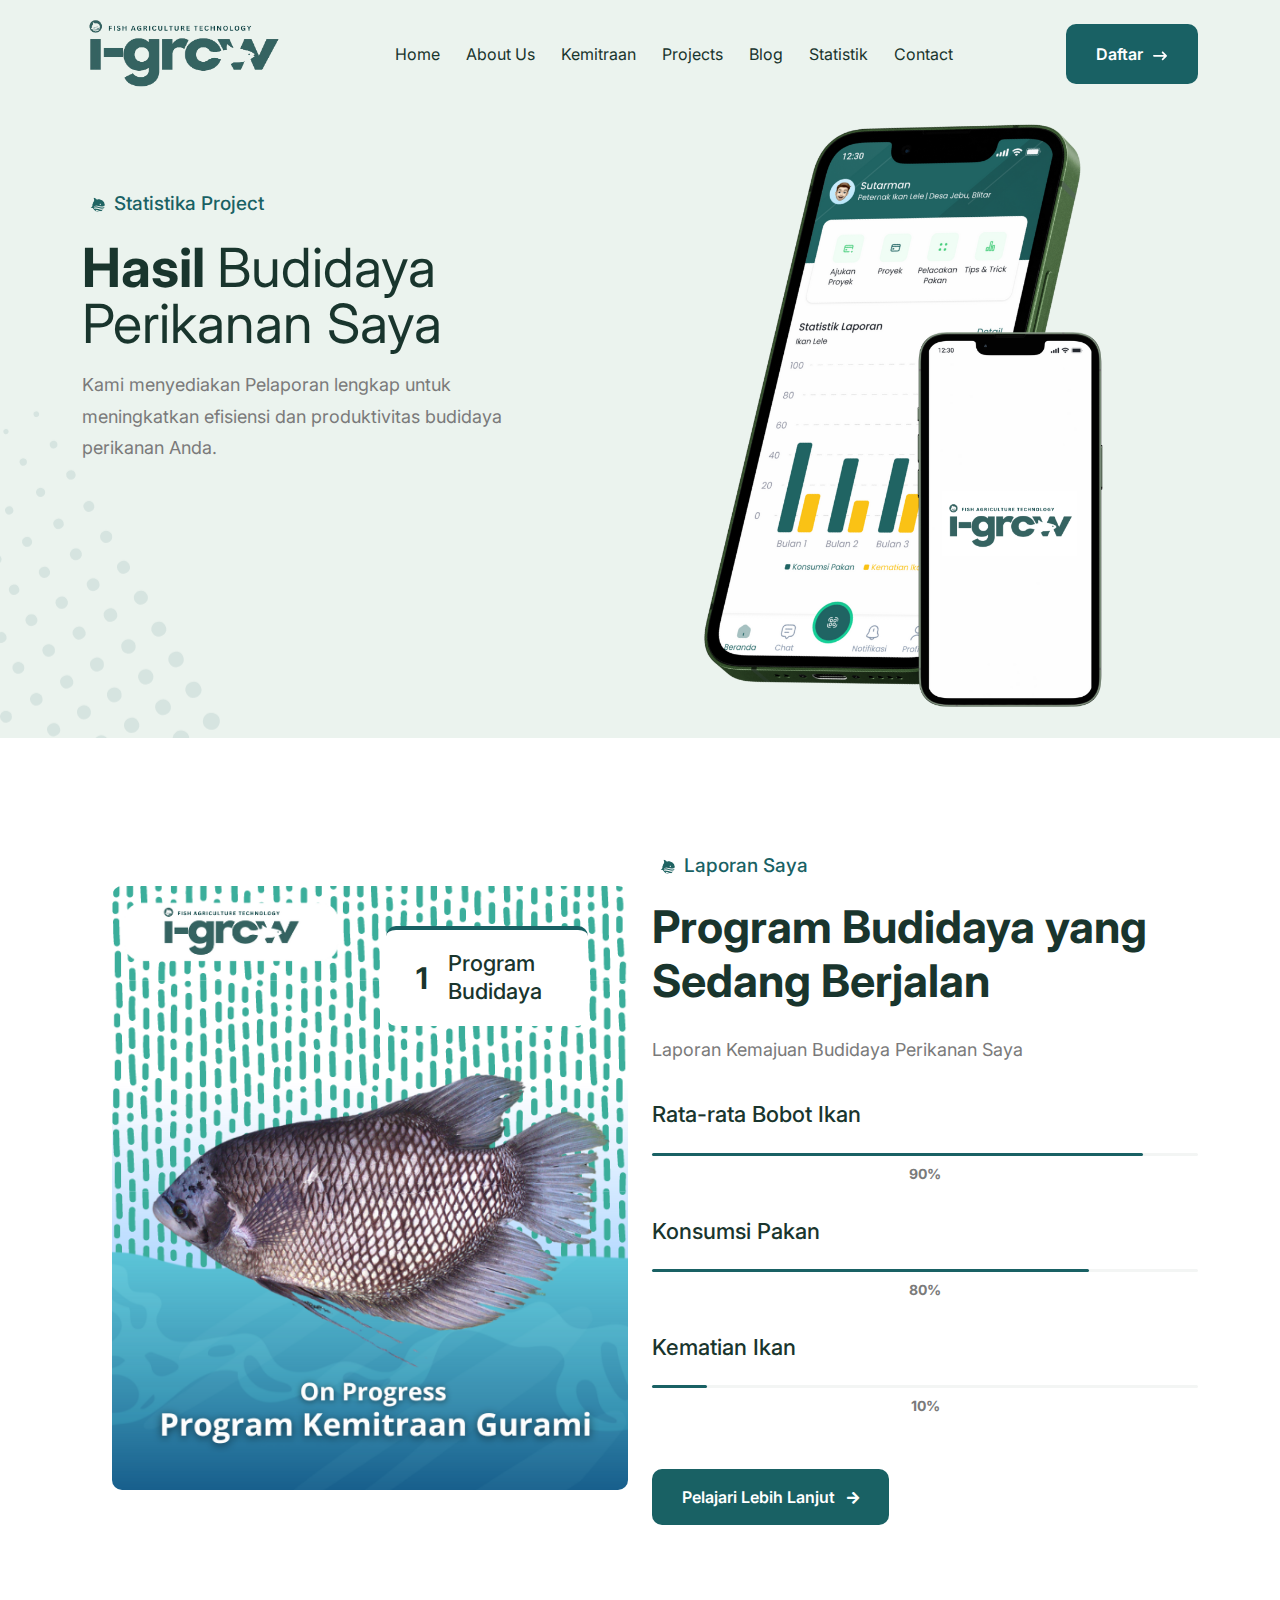
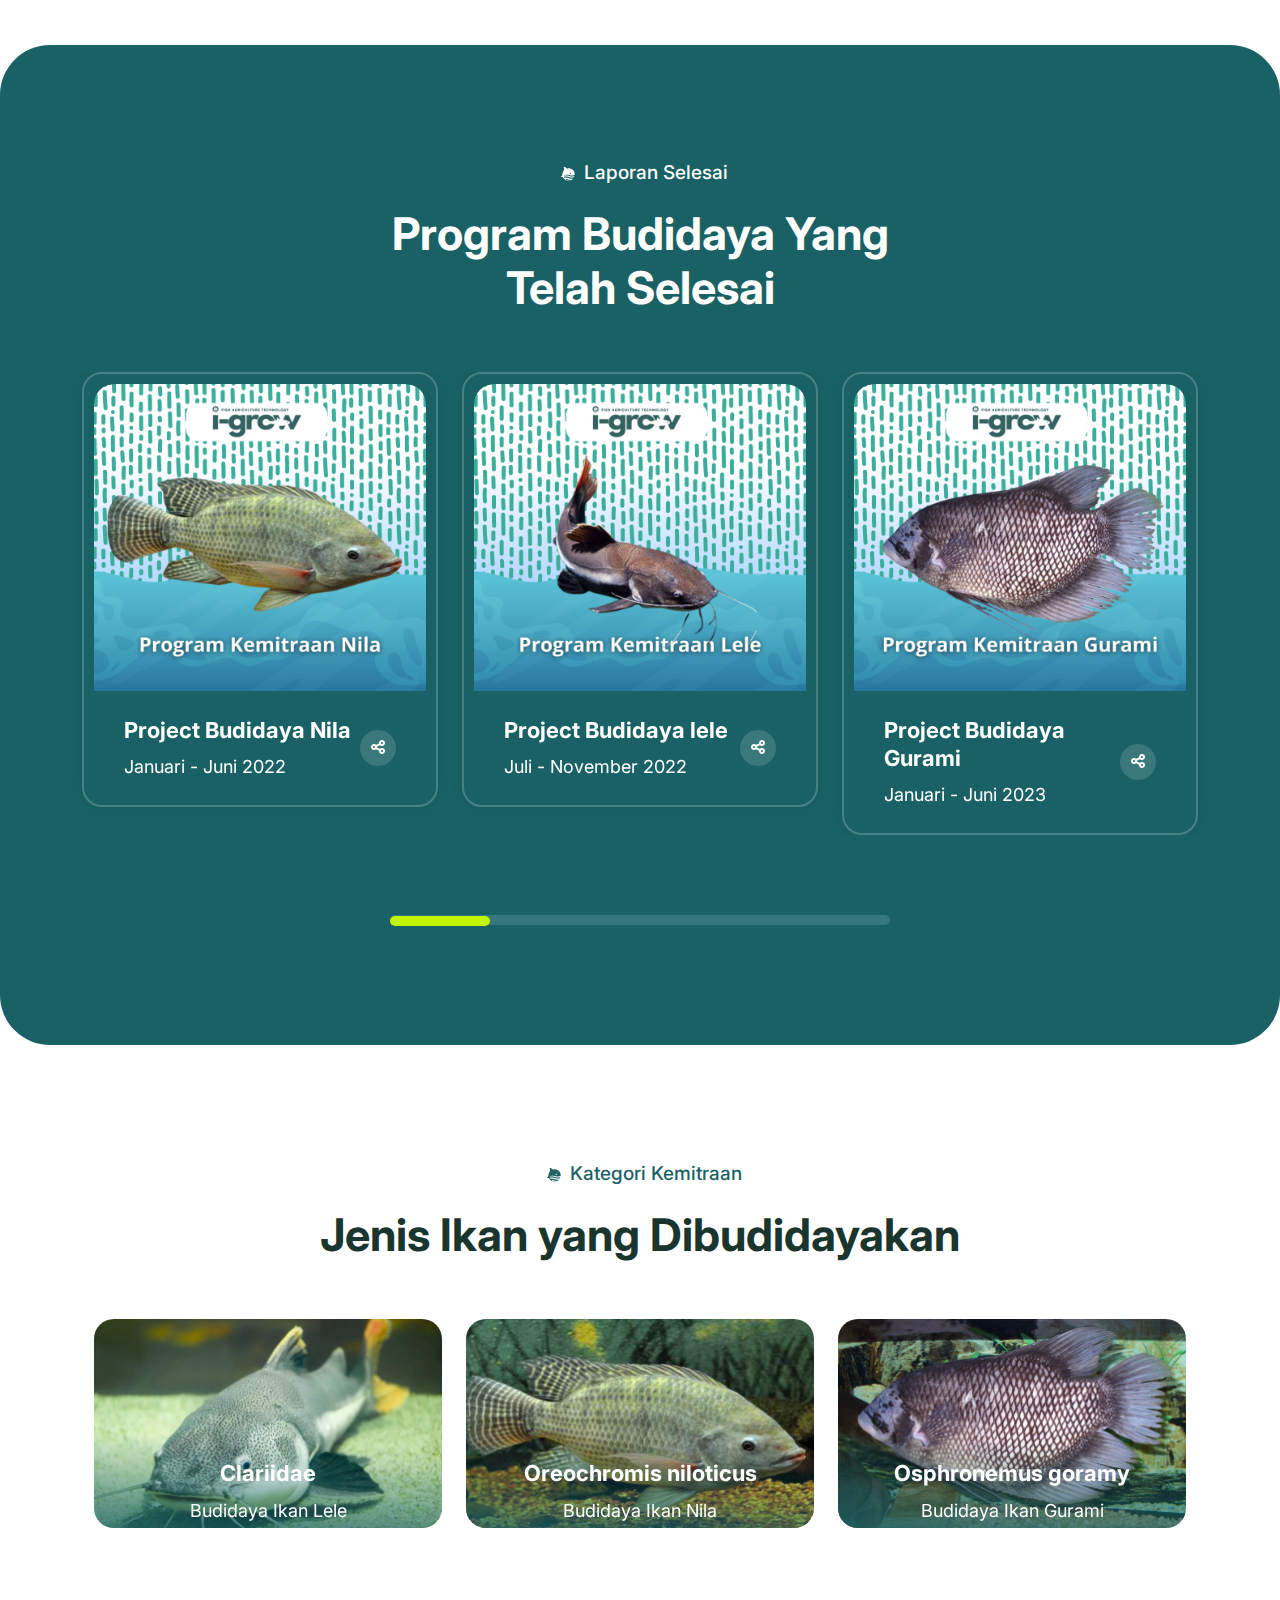
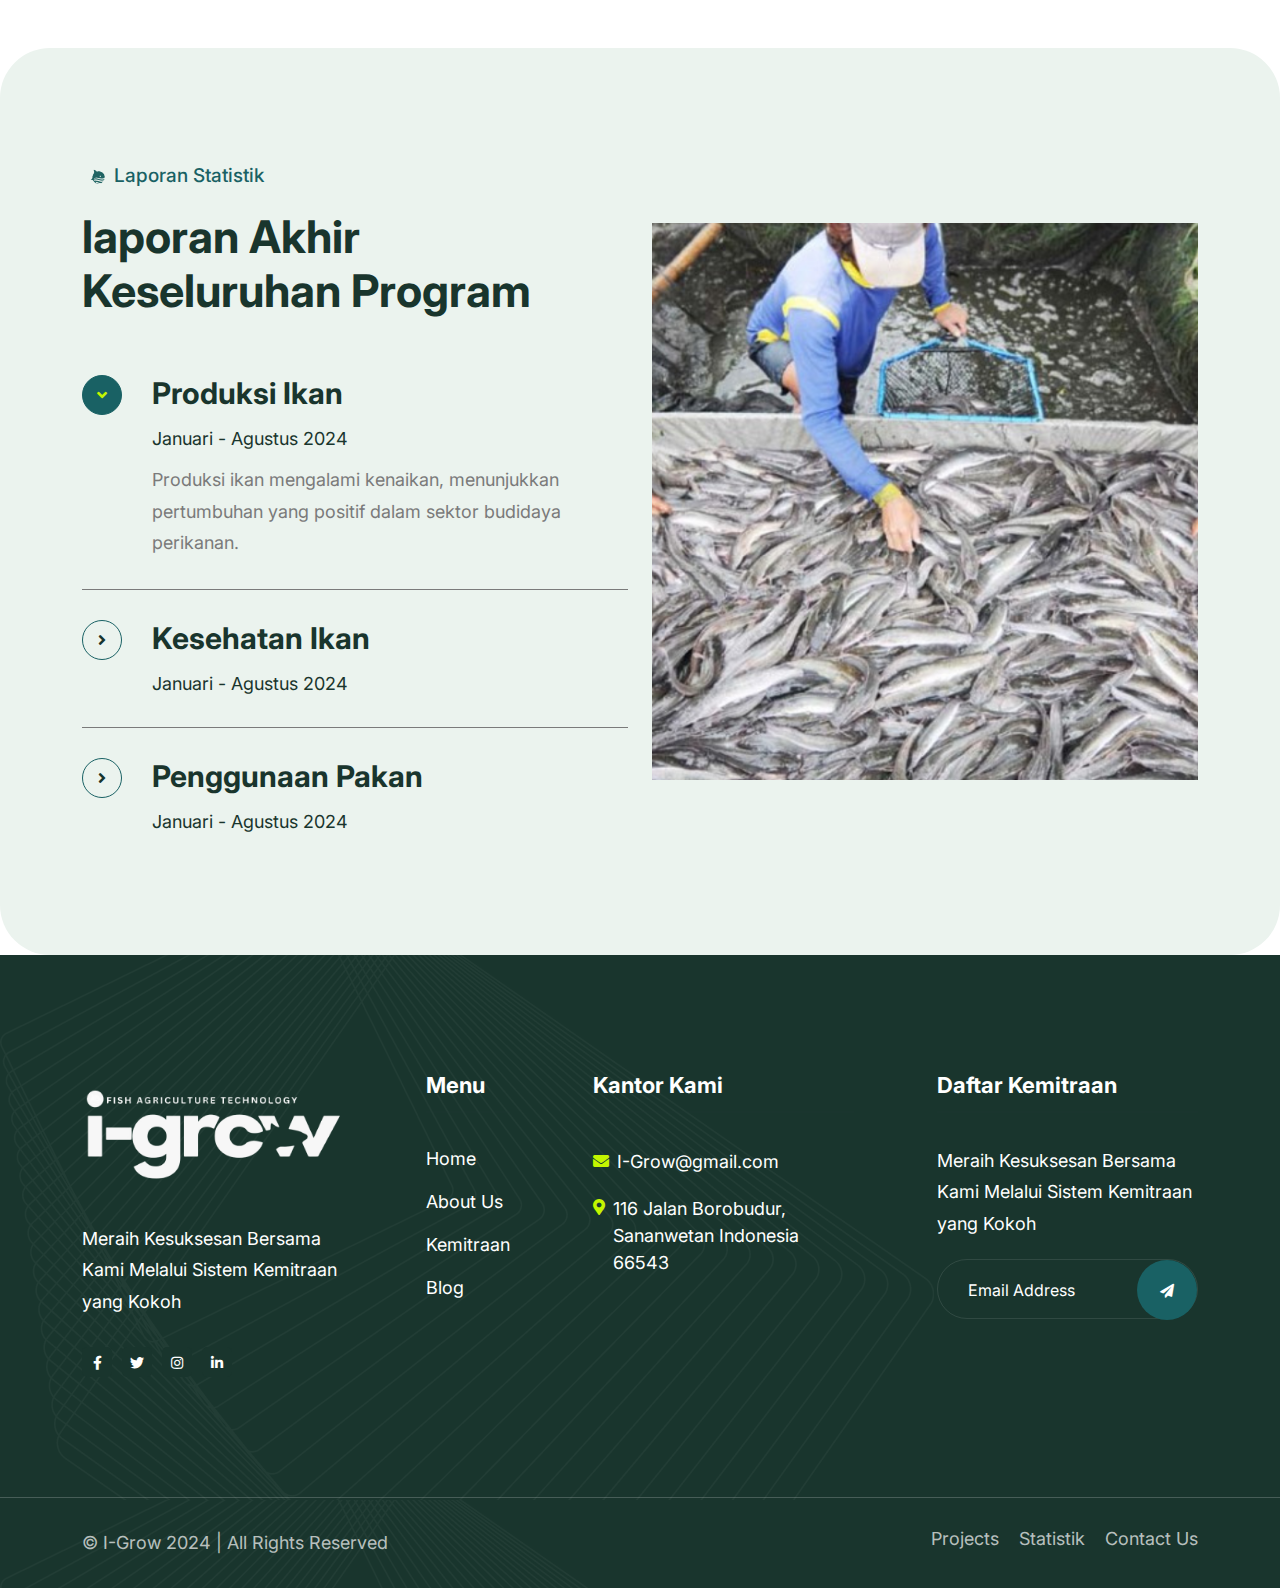
<file: statistik.html>
<!doctype html>
<html class="no-js" lang="zxx">

<head>
    <meta charset="utf-8">
    <meta http-equiv="x-ua-compatible" content="ie=edge">
    <title>I-Grow </title>
    <meta name="description" content="I-Grow  ">
    <meta name="keywords" content="I-Grow  ">
    <meta name="robots" content="INDEX,FOLLOW">

    <!-- Mobile Specific Metas -->
    <meta name="viewport" content="width=device-width, initial-scale=1, shrink-to-fit=no">

    <!-- Favicons - Place favicon.ico in the root directory -->
    <link rel="icon" type="image/png" sizes="32x32" href="assets/img/halo/logoatas.png">
    <meta name="msapplication-TileColor" content="#ffffff">
    <meta name="theme-color" content="#ffffff">

    <!--==============================
	  Google Fonts
	============================== -->
    <link rel="preconnect" href="https://fonts.googleapis.com">
    <link rel="preconnect" href="https://fonts.gstatic.com" crossorigin>
    <link href="https://fonts.googleapis.com/css2?family=Inter:wght@100..900&display=swap" rel="stylesheet">


    <!--==============================
	    All CSS File
	============================== -->
    <!-- Bootstrap -->
    <link rel="stylesheet" href="assets/css/bootstrap.min.css">
    <!-- Fontawesome Icon -->
    <link rel="stylesheet" href="assets/css/fontawesome.min.css">
    <!-- Magnific Popup -->
    <link rel="stylesheet" href="assets/css/magnific-popup.min.css">
    <!-- Slick Slider -->
    <link rel="stylesheet" href="assets/css/slick.min.css">
    <!-- Theme Custom CSS -->
    <link rel="stylesheet" href="assets/css/style.css">

</head>

<body>
    <!--********************************
   		Code Start From Here 
	******************************** -->




    <!--==============================
     Preloader
    ==============================-->
    <div class="preloader ">
        <div class="preloader-inner">
            <span class="loader"></span>
        </div>
    </div>

    <!--==============================
Sidemenu
============================== -->
    <div class="sidemenu-wrapper sidemenu-info ">
        <div class="sidemenu-content">
            <button class="closeButton sideMenuCls"><i class="fas fa-times"></i></button>
            <div class="widget">
                <div class="th-widget-about">
                    <div class="about-logo">
                        <a href="index.html"><img src="assets/img/halo/logo I-Grow.png" alt="Laun"></a>
                    </div>
                    <p class="about-text">Kami menyediakan layanan kemitraan budidaya perikanan untuk meningkatkan hasil
                        produksi ikan Anda dengan dukungan teknis dan fasilitas yang memadai.</p>
                    <div class="social-links">
                        <a href="https://www.facebook.com/"><i class="fab fa-facebook-f"></i></a>
                        <a href="https://www.twitter.com/"><i class="fab fa-twitter"></i></a>
                        <a href="https://www.linkedin.com/"><i class="fab fa-linkedin-in"></i></a>
                        <a href="https://www.instagram.com/"><i class="fab fa-instagram"></i></a>
                    </div>
                </div>
            </div>
            <div class="side-info mb-30">
                <div class="contact-list mb-20">
                    <h4>Alamat Kantor</h4>
                    <p>116 Jalan Borobudur, Sananwetan, Indonesia 66543</p>
                </div>
                <div class="contact-list mb-20">
                    <h4>Nomor Telepon</h4>
                    <p class="mb-0">+6285748828186</p>
                    <p>+6285748281443</p>
                </div>
                <div class="contact-list mb-20">
                    <h4>Alamat Email</h4>
                    <p class="mb-0">I-Grow@gmail.com</p>
                </div>
            </div>
            <ul class="side-instagram list-wrap">
                <li><a href="#"><img src="assets/img/berita/pelatihan.png" alt="Produksi Ikan"></a></li>
                <li><a href="#"><img src="assets/img/berita/ekspor.png" alt="Kesehatan Ikan"></a></li>
                <li><a href="#"><img src="assets/img/berita/teknologi.png" alt="Pakan Ikan"></a></li>
                <li><a href="#"><img src="assets/img/berita/kualitasbenih.png" alt="Kemitraan Budidaya"></a></li>
            </ul>
        </div>
    </div>

    <div class="popup-search-box">
        <button class="searchClose"><i class="fas fa-times"></i></button>
        <form action="#">
            <input type="text" placeholder="Apa yang Anda cari?">
            <button type="submit"><i class="fas fa-search"></i></button>
        </form>
    </div>

    <!--==============================
	Header Area
    ==============================-->
    <header class="nav-header header-layout2">
        <div class="sticky-wrapper">
            <!-- Main Menu Area -->
            <div class="menu-area">
                <div class="container">
                    <div class="row align-items-center justify-content-between">
                        <div class="col-auto">
                            <div class="header-logo">
                                <a href="index.html"><img src="assets/img/halo/logo I-Grow.png" alt="logo"></a>
                            </div>
                        </div>
                        <div class="col-auto">
                            <nav class="main-menu d-none d-lg-inline-block">
                                <ul>
                                    <li>
                                        <a href="index.html">Home</a>
                                    </li>
                                    <li>
                                        <a href="about.html">About Us</a>
                                    </li>
                                    <li>
                                        <a href="kemitraan.html">Kemitraan</a>
                                    </li>
                                    <li>
                                        <a href="project.html">Projects</a>
                                    </li>
                                    <li>
                                        <a href="blog.html">Blog</a>
                                    </li>
                                    <li>
                                        <a href="statistik.html">Statistik</a>
                                    </li>
                                    <li>
                                        <a href="contact.html">Contact</a>
                                    </li>
                                </ul>
                            </nav>
                            <div class="navbar-right d-inline-flex d-lg-none">
                                <button type="button" class="menu-toggle icon-btn"><i class="fas fa-bars"></i></button>
                            </div>
                        </div>
                        <div class="col-auto d-xl-block d-none">
                            <div class="header-button">
                                <a href="contact.html" class="global-btn">Daftar<img
                                        src="assets/img/icon/right-icon.svg" alt=""></a>
                            </div>
                        </div>
                    </div>
                </div>
            </div>
        </div>
    </header>
    <!--==============================
Hero Area
==============================-->
    <div class="hero-wrapper bg-smoke hero-3" id="hero" style="background-image: url(assets/img/hero/hero_bg_3_1.png);">
        <div class="container">
            <div class="row flex-row-reverse">
                <div class="col-xl-6">
                    <div class="hero-image-wrapp">
                        <div class="hero-thumb text-center">
                            <img src="assets/img/halo/statistika.png" alt="img">
                        </div>
                    </div>
                </div>
                <div class="col-xl-6">
                    <div class="hero-style3">
                        <span class="sub-title"><img src="assets/img/halo/logoatas.png" alt="shape">Statistika Project</span>
                        <h1 class="hero-title">Hasil <span class="fw-normal">Budidaya</span> <span
                                class="fw-normal">Perikanan Saya</span></h1>
                        <p class="hero-text">Kami menyediakan Pelaporan lengkap untuk meningkatkan efisiensi dan
                            produktivitas budidaya perikanan Anda.</p>
                    </div>
                </div>
            </div>
        </div>
    </div>
    <!--======== / Hero Section ========-->

    <!--==============================
About Area 03 
==============================-->
    <div class="about-area-3 space">
        <div class="container">
            <div class="row gy-40 gx-60 align-items-center">
                <div class="col-xl-6">
                    <div class="about-thumb3">
                        <div class="img1">
                            <img src="assets/img/halo/laporankemajuan.png" alt="img">
                        </div>
                        <div class="about-counter-wrap jump-reverse">
                            <h3 class="about-counter"><span class="counter-number">1</span></h3>
                            <p class="sec-desc">Program Budidaya</p>
                        </div>
                    </div>
                </div>
                <div class="col-xl-6">
                    <div class="title-area mb-20">
                        <span class="sub-title"><img src="assets/img/halo/logoatas.png" alt="shape">Laporan Saya</span>
                        <h2 class="sec-title style2">Program Budidaya yang Sedang Berjalan</h2>
                        <p class="sec-text mb-35">Laporan Kemajuan Budidaya Perikanan Saya</p>
                    </div>
                    <div class="skill-feature style2 position-relative">
                        <h3 class="skill-feature_title">Rata-rata Bobot Ikan</h3>
                        <div class="progress">
                            <div class="progress-bar" style="width: 90%;"></div>
                        </div>
                        <div class="progress-value-below"><span class="counter-number">90</span>%</div>
                    </div>
                    <div class="skill-feature style2 position-relative">
                        <h3 class="skill-feature_title">Konsumsi Pakan</h3>
                        <div class="progress">
                            <div class="progress-bar" style="width: 80%;"></div>
                        </div>
                        <div class="progress-value-below"><span class="counter-number">80</span>%</div>
                    </div>
                    <div class="skill-feature style2 position-relative">
                        <h3 class="skill-feature_title">Kematian Ikan</h3>
                        <div class="progress">
                            <div class="progress-bar" style="width: 10%;"></div>
                        </div>
                        <div class="progress-value-below"><span class="counter-number">10</span>%</div>
                    </div>
                    <div class="btn-wrap mt-50">
                        <a href="about.html" class="global-btn mt-xl-0 mt-20">Pelajari Lebih Lanjut <i
                                class="fas fa-arrow-right ms-2"></i></a>
                    </div>
                </div>
            </div>
        </div>
    </div>

    <div class="overflow-hidden">
        <div class="bg-max-container bg-theme radius-50">
            <!--==============================
            Team Area  
            ==============================-->
            <div class="team-area-1 space">
                <div class="container">
                    <div class="row justify-content-center">
                        <div class="col-xl-6">
                            <div class="title-area text-center">
                                <span class="sub-title text-white"><img src="assets/img/halo/logoatas.png"
                                        alt="shape">Laporan Selesai</span>
                                <h2 class="sec-title style2 text-white">Program Budidaya Yang Telah Selesai </h2>
                            </div>
                        </div>
                    </div>
                    <div class="row gx-30 global-carousel team-slider3" data-slide-show="3" data-xl-slide-show="3"
                        data-lg-slide-show="3" data-md-slide-show="2" data-sm-slide-show="1" data-dots="true"
                        data-xl-dots="true" data-ml-dots="true" data-lg-dots="true" data-md-dots="true">
                        <div class="col-lg-4">
                            <div class="team-card style2">
                                <div class="team-card_img">
                                    <img src="assets/img/halo/laporan1.png" alt="img">
                                </div>
                                <div class="team-card_wrapp">
                                    <div class="team-card_content">
                                        <h4 class="team-card_title"><a href="team-details.html">Project Budidaya Nila</a>
                                        </h4>
                                        <span class="team-card_desig">Januari - Juni 2022</span>
                                    </div>
                                    <div class="team-social">
                                        <div class="plus-btn">
                                            <img src="assets/img/icon/share.svg" alt="icon">
                                        </div>
                                        <div class="global-social">
                                            <a href="https://www.facebook.com/" tabindex="0"><i
                                                    class="fab fa-facebook-f"></i></a>
                                            <a href="https://www.twitter.com/" tabindex="0"><i
                                                    class="fab fa-twitter"></i></a>
                                            <a href="https://www.instagram.com/" tabindex="0"><i
                                                    class="fab fa-instagram"></i></a>
                                            <a href="https://www.linkedin.com/" tabindex="0"><i
                                                    class="fab fa-linkedin-in"></i></a>
                                        </div>
                                    </div>
                                </div>
                            </div>
                        </div>
                        <div class="col-lg-4">
                            <div class="team-card style2">
                                <div class="team-card_img">
                                    <img src="assets/img/halo/laporan2.png" alt="img">
                                </div>
                                <div class="team-card_wrapp">
                                    <div class="team-card_content">
                                        <h4 class="team-card_title"><a href="team-details.html">Project Budidaya lele</a>
                                        </h4>
                                        <span class="team-card_desig">Juli - November 2022</span>
                                    </div>
                                    <div class="team-social">
                                        <div class="plus-btn">
                                            <img src="assets/img/icon/share.svg" alt="icon">
                                        </div>
                                        <div class="global-social">
                                            <a href="https://www.facebook.com/" tabindex="0"><i
                                                    class="fab fa-facebook-f"></i></a>
                                            <a href="https://www.twitter.com/" tabindex="0"><i
                                                    class="fab fa-twitter"></i></a>
                                            <a href="https://www.instagram.com/" tabindex="0"><i
                                                    class="fab fa-instagram"></i></a>
                                            <a href="https://www.linkedin.com/" tabindex="0"><i
                                                    class="fab fa-linkedin-in"></i></a>
                                        </div>
                                    </div>
                                </div>
                            </div>
                        </div>
                        <div class="col-lg-4">
                            <div class="team-card style2">
                                <div class="team-card_img">
                                    <img src="assets/img/halo/laporan3.png" alt="img">
                                </div>
                                <div class="team-card_wrapp">
                                    <div class="team-card_content">
                                        <h4 class="team-card_title"><a href="team-details.html">Project Budidaya Gurami</a>
                                        </h4>
                                        <span class="team-card_desig">Januari - Juni 2023</span>
                                    </div>
                                    <div class="team-social">
                                        <div class="plus-btn">
                                            <img src="assets/img/icon/share.svg" alt="icon">
                                        </div>
                                        <div class="global-social">
                                            <a href="https://www.facebook.com/" tabindex="0"><i
                                                    class="fab fa-facebook-f"></i></a>
                                            <a href="https://www.twitter.com/" tabindex="0"><i
                                                    class="fab fa-twitter"></i></a>
                                            <a href="https://www.instagram.com/" tabindex="0"><i
                                                    class="fab fa-instagram"></i></a>
                                            <a href="https://www.linkedin.com/" tabindex="0"><i
                                                    class="fab fa-linkedin-in"></i></a>
                                        </div>
                                    </div>
                                </div>
                            </div>
                        </div>
                        <div class="col-lg-4">
                            <div class="team-card style2">
                                <div class="team-card_img">
                                    <img src="assets/img/halo/laporan1.png" alt="img">
                                </div>
                                <div class="team-card_wrapp">
                                    <div class="team-card_content">
                                        <h4 class="team-card_title"><a href="team-details.html">Project Budidaya Nila</a>
                                        </h4>
                                        <span class="team-card_desig">Juli - November 2023</span>
                                    </div>
                                    <div class="team-social">
                                        <div class="plus-btn">
                                            <img src="assets/img/icon/share.svg" alt="icon">
                                        </div>
                                        <div class="global-social">
                                            <a href="https://www.facebook.com/" tabindex="0"><i
                                                    class="fab fa-facebook-f"></i></a>
                                            <a href="https://www.twitter.com/" tabindex="0"><i
                                                    class="fab fa-twitter"></i></a>
                                            <a href="https://www.instagram.com/" tabindex="0"><i
                                                    class="fab fa-instagram"></i></a>
                                            <a href="https://www.linkedin.com/" tabindex="0"><i
                                                    class="fab fa-linkedin-in"></i></a>
                                        </div>
                                    </div>
                                </div>
                            </div>
                        </div>
                        <div class="col-lg-4">
                            <div class="team-card style2">
                                <div class="team-card_img">
                                    <img src="assets/img/halo/laporan2.png" alt="img">
                                </div>
                                <div class="team-card_wrapp">
                                    <div class="team-card_content">
                                        <h4 class="team-card_title"><a href="team-details.html">Project Budidaya lele</a>
                                        </h4>
                                        <span class="team-card_desig">Januari - Juni 2024</span>
                                    </div>
                                    <div class="team-social">
                                        <div class="plus-btn">
                                            <img src="assets/img/icon/share.svg" alt="icon">
                                        </div>
                                        <div class="global-social">
                                            <a href="https://www.facebook.com/" tabindex="0"><i
                                                    class="fab fa-facebook-f"></i></a>
                                            <a href="https://www.twitter.com/" tabindex="0"><i
                                                    class="fab fa-twitter"></i></a>
                                            <a href="https://www.instagram.com/" tabindex="0"><i
                                                    class="fab fa-instagram"></i></a>
                                            <a href="https://www.linkedin.com/" tabindex="0"><i
                                                    class="fab fa-linkedin-in"></i></a>
                                        </div>
                                    </div>
                                </div>
                            </div>
                        </div>
                    </div>
                </div>
            </div>
        </div>
    </div>

    <!--==============================
    Team Area  
    ==============================-->
    <div class="team-area-2 space">
        <div class="container">
            <div class="row gx-30 justify-content-center">
                <div class="col-lg-7">
                    <div class="title-area text-center">
                        <span class="sub-title"><img src="assets/img/halo/logoatas.png" alt="shape">Kategori
                            Kemitraan</span>
                        <h2 class="sec-title style2">Jenis Ikan yang Dibudidayakan</h2>

                    </div>
                </div>
                <div class="row gx-30 global-carousel team-slider2" data-slide-show="3" data-md-slide-show="2">
                    <div class="col-lg-6">
                        <div class="team-box">
                            <div class="team-box_img">
                                <img src="assets/img/jenisikan/ikanlele.png" alt="img">
                            </div>
                            <div class="team-box_content">
                                <h4 class="team-box_title">Clariidae</a>
                                </h4>
                                <span class="team-box_desig">Budidaya Ikan Lele</span>
                                <div class="team-social_wrap">
                                </div>
                            </div>
                        </div>
                    </div>
                    <div class="col-lg-6">
                        <div class="team-box">
                            <div class="team-box_img">
                                <img src="assets/img/jenisikan/ikannila.png" alt="img">
                            </div>
                            <div class="team-box_content">
                                <h4 class="team-box_title">Oreochromis niloticus</a>
                                </h4>
                                <span class="team-box_desig">Budidaya Ikan Nila</span>
                                <div class="team-social_wrap">
                                </div>
                            </div>
                        </div>
                    </div>
                    <div class="col-lg-6">
                        <div class="team-box">
                            <div class="team-box_img">
                                <img src="assets/img/jenisikan/ikangurami.png" alt="img">
                            </div>
                            <div class="team-box_content">
                                <h4 class="team-box_title">Osphronemus goramy</a>
                                </h4>
                                <span class="team-box_desig">Budidaya Ikan Gurami</span>
                                <div class="team-social_wrap">
                                </div>
                            </div>
                        </div>
                    </div>
                </div>
            </div>
        </div>
    </div>

    <div class="overflow-hidden">
        <div class="bg-max-container bg-smoke radius-50">
            <!--==============================
        Statistik Budidaya Perikanan  
        ==============================-->
            <div class="event-area-1 space overflow-hidden">
                <div class="container">
                    <div class="row gy-50 align-items-center flex-row-reverse">
                        <div class="col-lg-6">
                            <div class="event-thumb-2 text-lg-end">
                                <img src="assets/img/halo/laporanakhir.png" alt="Statistik Budidaya Perikanan">
                            </div>
                        </div>
                        <div class="col-lg-6">
                            <div class="title-area">
                                <span class="sub-title"><img src="assets/img/halo/logoatas.png" alt="shape">Laporan
                                    Statistik</span>
                                <h2 class="sec-title style2">laporan Akhir Keseluruhan Program</h2>
                            </div>
                            <div class="accordion-area accordion" id="statisticsAccordion">

                                <div class="accordion-card style4 active">
                                    <div class="accordion-header" id="statistics-collapse-item-1">
                                        <button class="accordion-button " type="button" data-bs-toggle="collapse"
                                            data-bs-target="#statistics-collapse-1" aria-expanded="true"
                                            aria-controls="statistics-collapse-1">Produksi Ikan
                                            <span class="event-date">Januari - Agustus 2024</span>
                                        </button>
                                    </div>
                                    <div id="statistics-collapse-1" class="accordion-collapse collapse show"
                                        aria-labelledby="statistics-collapse-item-1"
                                        data-bs-parent="#statisticsAccordion">
                                        <div class="accordion-body">
                                            <p class="event-text">Produksi ikan mengalami kenaikan, menunjukkan
                                                pertumbuhan yang positif dalam sektor budidaya perikanan.</p>
                                        </div>
                                    </div>
                                </div>

                                <div class="accordion-card style4">
                                    <div class="accordion-header" id="statistics-collapse-item-2">
                                        <button class="accordion-button collapsed" type="button"
                                            data-bs-toggle="collapse" data-bs-target="#statistics-collapse-2"
                                            aria-expanded="false" aria-controls="statistics-collapse-2">Kesehatan Ikan
                                            <span class="event-date">Januari - Agustus 2024</span>
                                        </button>
                                    </div>
                                    <div id="statistics-collapse-2" class="accordion-collapse collapse "
                                        aria-labelledby="statistics-collapse-item-2"
                                        data-bs-parent="#statisticsAccordion">
                                        <div class="accordion-body">
                                            <p class="event-text">Tingkat kesehatan ikan stabil, dengan kondisi yang
                                                baik dan minimnya kasus penyakit.</p>
                                        </div>
                                    </div>
                                </div>

                                <div class="accordion-card style4">
                                    <div class="accordion-header" id="statistics-collapse-item-3">
                                        <button class="accordion-button collapsed" type="button"
                                            data-bs-toggle="collapse" data-bs-target="#statistics-collapse-3"
                                            aria-expanded="false" aria-controls="statistics-collapse-3">Penggunaan Pakan
                                            <span class="event-date">Januari - Agustus 2024</span>
                                        </button>
                                    </div>
                                    <div id="statistics-collapse-3" class="accordion-collapse collapse "
                                        aria-labelledby="statistics-collapse-item-3"
                                        data-bs-parent="#statisticsAccordion">
                                        <div class="accordion-body">
                                            <p class="event-text">Penggunaan pakan sesuai kebutuhan, memastikan
                                                efisiensi dan kualitas budidaya perikanan yang optimal.</p>
                                        </div>
                                    </div>
                                </div>
                            </div>
                        </div>

                    </div>
                </div>
            </div>
        </div>
    </div>
    <!--==============================
        Footer Area
    ==============================-->
    <footer class="footer-wrapper footer-layout3" style="background-image: url(assets/img/bg/footer-bg3-1.png);">
        <div class="container">
            <div class="widget-area">
                <div class="row justify-content-between">
                    <div class="col-md-6 col-xl-3">
                        <div class="widget footer-widget widget-about">
                            <div class="about-logo">
                                <a href="index.html"><img src="assets/img/halo/fulllwhite.png" alt="Bizmaster"></a>
                            </div>
                            <p class="footer-text mb-30 mt-30">Meraih Kesuksesan Bersama Kami Melalui Sistem Kemitraan
                                yang Kokoh
                            </p>
                            <div class="social-btn style2">
                                <a href="https://facebook.com/" tabindex="-1"><i class="fab fa-facebook-f"></i></a>
                                <a href="https://twitter.com/" tabindex="-1"><i class="fab fa-twitter"></i></a>
                                <a href="https://www.instagram.com/" tabindex="-1"><i class="fab fa-instagram"></i></a>
                                <a href="https://linkedin.com/" tabindex="-1"><i class="fab fa-linkedin-in"></i></a>
                            </div>
                        </div>
                    </div>
                    <div class="col-md-6 col-xl-auto">
                        <div class="widget widget_nav_menu footer-widget">
                            <h3 class="widget_title">Menu</h3>
                            <div class="menu-all-pages-container">
                                <ul class="menu">
                                    <li><a href="index.html">Home</a></li>
                                    <li><a href="about.html">About Us</a></li>
                                    <li><a href="kemitraan.html">Kemitraan</a></li>
                                    <li><a href="blog.html">Blog</a></li>
                                </ul>
                            </div>
                        </div>
                    </div>
                    <div class="col-md-6 col-xl-3">
                        <div class="widget footer-widget">
                            <h3 class="widget_title">Kantor Kami</h3>
                            <div class="widget-contact2">
                                <div class="widget-contact-grid">
                                    <i class="fas fa-envelope"></i>
                                    <div class="contact-grid-details">
                                        <h6><a href="mailto:yourmail@gmail.comm">I-Grow@gmail.com</a></p>
                                    </div>
                                </div>
                                <div class="widget-contact-grid">
                                    <i class="fas fa-map-marker-alt"></i>
                                    <div class="contact-grid-details">
                                        <h6>116 Jalan Borobudur, Sananwetan Indonesia 66543</p>
                                    </div>
                                </div>
                            </div>
                        </div>
                    </div>
                    <div class="col-md-6 col-xl-3">
                        <div class="widget footer-widget">
                            <h3 class="widget_title">Daftar Kemitraan</h3>
                            <p class="footer-text">Meraih Kesuksesan Bersama Kami Melalui Sistem Kemitraan yang Kokoh
                            </p>
                            <form class="newsletter-form style3 mt-20">
                                <div class="form-group">
                                    <input class="form-control" type="email" placeholder="Email Address" required="">
                                    <button type="submit" class="global-btn"><span class="icon"><i
                                                class="fa-sharp fas fa-paper-plane"></i></span></button>
                                </div>
                            </form>
                        </div>
                    </div>
                </div>
            </div>
        </div>
        <div class="copyright-wrap">
            <div class="container">
                <div class="row gy-3 justify-content-lg-between justify-content-center">
                    <div class="col-auto align-self-center">
                        <p class="copyright-text text-center">© <a href="#">I-Grow </a> 2024 | All Rights Reserved
                        </p>
                    </div>
                    <div class="col-auto">
                        <div class="footer-links">
                            <a href="project.html">Projects</a>
                            <a href="statistik.html">Statistik</a>
                            <a href="contact.html">Contact Us</a>
                        </div>
                    </div>
                </div>
            </div>
        </div>
    </footer>

    <!--********************************
			Code End  Here 
	******************************** -->

    <!-- Scroll To Top -->
    <div class="scroll-top">
        <svg class="progress-circle svg-content" width="100%" height="100%" viewBox="-1 -1 102 102">
            <path d="M50,1 a49,49 0 0,1 0,98 a49,49 0 0,1 0,-98"
                style="transition: stroke-dashoffset 10ms linear 0s; stroke-dasharray: 307.919, 307.919; stroke-dashoffset: 307.919;">
            </path>
        </svg>
    </div>

    <!--==============================
    All Js File
    ============================== -->
    <!-- Jquery -->
    <script src="assets/js/vendor/jquery-3.6.0.min.js"></script>
    <!-- Slick Slider -->
    <script src="assets/js/slick.min.js"></script>
    <!-- Range Slider -->
    <script src="assets/js/jquery-ui.min.js"></script>
    <!-- Bootstrap -->
    <script src="assets/js/bootstrap.min.js"></script>
    <!-- Magnific Popup -->
    <script src="assets/js/jquery.magnific-popup.min.js"></script>
    <!-- Counter Up -->
    <script src="assets/js/jquery.counterup.min.js"></script>
    <!-- Marquee -->
    <script src="assets/js/jquery.marquee.min.js"></script>
    <!-- Isotope Filter -->
    <script src="assets/js/imagesloaded.pkgd.min.js"></script>
    <script src="assets/js/isotope.pkgd.min.js"></script>

    <!-- Main Js File -->
    <script src="assets/js/main.js"></script>
</body>

</html>
</file>
<file: assets/css/style.css>
/*=================================
    CSS Index Here
==================================*/
/*

01. Theme Base
    1.1. Mixin
    1.2. Function
    1.3. Variable
    1.4. Typography
    1.5. Extend
    1.7. Wordpress Default
02. Reset
    2.1. Container
    2.2. Grid
    2.3. Input
    2.4. Slick Slider
    2.5. Mobile Menu
03. Utilities
    3.1. Preloader
    3.2. Buttons
    3.3. Titles
    3.4. Common
    3.6. Font
    3.7. Background
    3.8. Text Color
    3.9. Overlay
    3.10. Animation

04. Template Style
    4.1. Widget
    4.2. Header
    4.3. Footer
    4.4. Breadcumb
    4.5. Pagination
    4.6. Blog
    4.7. Comments
    4.8. Hero Area
    4.9. Error    
    4.00. Popup Search
    4.00. Popup Side Menu
    4.00. Wocommerce
    4.00. Subscribe
    4.00. Cart
    4.00. Checkout
    4.00. Wishlist
    4.00. Contact
    4.00. About
    4.00. Team
    4.00. Testimonial
    4.00. Counter
    4.00. Client
    4.00. Simple Sections
    4.00. Video
    4.00. Category
    4.00. Faq
    4.00. feature
    4.00. CTA
    4.00. Service
    4.00. Pricing
    4.00. Why choose Us
    4.00. Project
    4.00. Event
    4.00. Gallery
    4.00. Schedule

05. Spacing

*/
/*=================================
    CSS Index End
==================================*/
/*=================================
   01. Theme Base
==================================*/
/*------------------- 1.1. Mixin -------------------*/
/*------------------- 1.2. Function -------------------*/
/*------------------- 1.3. Variable-------------------*/
:root {
  --theme-color: #196164;
  --theme-color2: #C4F500;
  --title-color: #19352D;
  --body-color: #7A7A7A;
  --smoke-color: #EBF3EE;
  --smoke-color2: #F6F6F7;
  --smoke-color3: #F5F5F6;
  --smoke-color4: #F4F4F4;
  --smoke-color5: #F0F2F4;
  --black-color: #202420;
  --gray-color: #232323;
  --white-color: #ffffff;
  --light-color: #9fa2ad;
  --yellow-color: #FFB539;
  --success-color: #28a745;
  --error-color: #dc3545;
  --border-color: #E1E1E1;
  --title-font: "Inter", sans-serif;
  --body-font: "Inter", sans-serif;
  --icon-font: "Font Awesome 5 Free";
  --main-container: 1290px;
  --container-gutters: 24px;
  --section-space: 120px;
  --section-space-mobile: 80px;
  --section-title-space: 70px;
  --ripple-ani-duration: 5s;
}

/*------------------- 1.5. Typography -------------------*/
html,
body {
  scroll-behavior: smooth !important;
}

body {
  font-family: var(--body-font);
  font-size: 16px;
  font-weight: 400;
  color: var(--body-color);
  line-height: 26px;
  overflow-x: hidden;
  -webkit-font-smoothing: antialiased;
  /***scroll-bar***/
}
body::-webkit-scrollbar {
  width: 10px;
  height: 10px;
}
body::-webkit-scrollbar-track {
  background: rgba(251, 212, 81, 0.1);
}
body::-webkit-scrollbar-thumb {
  background: var(--theme-color);
  border-radius: 0px;
}
body.home-3 {
  background: var(--smoke-color5);
}
body.home-3 .btn {
  font-size: 14px;
  font-weight: 600;
  letter-spacing: 0.05em;
  padding: 20.5px 35px 20.5px;
}
body.bg-dark {
  background: #060606 !important;
}
body.bg-dark2 {
  background: #141416 !important;
}

iframe {
  border: none;
  width: 100%;
}

.slick-slide:focus,
button:focus,
a:focus,
a:active,
input,
input:hover,
input:focus,
input:active,
textarea,
textarea:hover,
textarea:focus,
textarea:active {
  outline: none;
}

input:focus {
  outline: none;
  box-shadow: none;
}

img:not([draggable]),
embed,
object,
video {
  max-width: 100%;
  height: auto;
}

ul {
  list-style-type: disc;
}

ol {
  list-style-type: decimal;
}

table {
  margin: 0 0 1.5em;
  width: 100%;
  border-collapse: collapse;
  border-spacing: 0;
  border: 1px solid var(--border-color);
}

th {
  font-weight: 700;
  color: var(--title-color);
}

td,
th {
  border: 1px solid var(--border-color);
  padding: 9px 12px;
}

a {
  color: var(--theme-color);
  text-decoration: none;
  outline: 0;
  transition: all ease 0.4s;
}
a:hover {
  color: var(--title-color);
}
a:active, a:focus, a:hover, a:visited {
  text-decoration: none;
  outline: 0;
}

button {
  transition: all ease 0.4s;
}

img {
  border: none;
  max-width: 100%;
}

ins {
  text-decoration: none;
}

pre {
  font-family: var(--body-font);
  background: #f5f5f5;
  color: #666;
  font-size: 14px;
  margin: 20px 0;
  overflow: auto;
  padding: 20px;
  white-space: pre-wrap;
  word-wrap: break-word;
}

span.ajax-loader:empty,
p:empty {
  display: none;
}

p {
  font-family: var(--body-font);
  margin: 0 0 18px 0;
  color: var(--body-color);
  line-height: 1.75;
}

h1 a,
h2 a,
h3 a,
h4 a,
h5 a,
h6 a,
p a,
span a {
  font-size: inherit;
  font-family: inherit;
  font-weight: inherit;
  line-height: inherit;
}

.h1,
h1,
.h2,
h2,
.h3,
h3,
.h4,
h4,
.h5,
h5,
.h6,
h6 {
  font-family: var(--title-font);
  color: var(--title-color);
  text-transform: none;
  font-weight: 700;
  line-height: 1.4;
  margin: 0 0 15px 0;
}

.h1,
h1 {
  font-size: 78px;
  line-height: 1.2em;
}

.h2,
h2 {
  font-size: 50px;
  line-height: 1.1em;
}

.h3,
h3 {
  font-size: 36px;
  line-height: 1.278;
}

.h4,
h4 {
  font-size: 24px;
  line-height: 1.333;
}

.h5,
h5 {
  font-size: 20px;
  line-height: 1.417;
}

.h6,
h6 {
  font-size: 18px;
  line-height: 1.5;
}

/* Medium Large devices */
@media (max-width: 1399px) {
  .h1,
  h1 {
    font-size: 54px;
  }
}
/* Large devices */
@media (max-width: 1199px) {
  .h1,
  h1 {
    font-size: 44px;
    line-height: 1.3;
  }
  .h2,
  h2 {
    font-size: 40px;
    line-height: 1.25;
  }
  .h3,
  h3 {
    font-size: 30px;
  }
  .h4,
  h4 {
    font-size: 24px;
  }
  .h5,
  h5 {
    font-size: 20px;
  }
  .h6,
  h6 {
    font-size: 16px;
  }
}
/* Small devices */
@media (max-width: 767px) {
  .h1,
  h1 {
    font-size: 40px;
  }
  .h2,
  h2 {
    font-size: 34px;
    line-height: 1.3;
  }
  .h3,
  h3 {
    font-size: 26px;
  }
  .h4,
  h4 {
    font-size: 22px;
  }
  .h5,
  h5 {
    font-size: 18px;
  }
  .h6,
  h6 {
    font-size: 16px;
  }
}
/* Extra small devices */
@media (max-width: 575px) {
  .h2,
  h2 {
    font-size: 30px;
  }
}
/* Extra small devices */
@media (max-width: 375px) {
  .h1,
  h1 {
    font-size: 34px;
  }
}
/*=================================
    02. Reset
==================================*/
/*------------------- 2.1. Container -------------------*/
/* Medium Large devices */
@media (max-width: 1399px) {
  :root {
    --main-container: 1250px;
  }
}
.container2 {
  max-width: 1330px;
  margin: auto;
}

@media (min-width: 1400px) {
  .container, .container-lg, .container-md, .container-sm, .container-xl, .container-xxl {
    max-width: calc(var(--main-container) + var(--container-gutters));
  }
  .container2 {
    max-width: 1330px;
  }
}
@media only screen and (min-width: 1300px) {
  .container2.px-0,
  .container-xxl.px-0,
  .container-xl.px-0,
  .container-lg.px-0,
  .container-md.px-0,
  .container-sm.px-0,
  .container.px-0 {
    max-width: var(--main-container);
  }
  .container2 {
    max-width: 1330px;
  }
}
/* Medium Large devices */
@media (max-width: 1399px) {
  .container2 {
    max-width: 1140px;
  }
}
/* Large devices */
@media (max-width: 1199px) {
  .container2 {
    max-width: 960px;
  }
}
/* Medium devices */
@media (max-width: 991px) {
  .container2 {
    max-width: 720px;
  }
}
/* Small devices */
@media (max-width: 767px) {
  .container2 {
    max-width: 540px;
  }
}
@media only screen and (max-width: 1600px) {
  .container-fluid.px-0 {
    padding-left: 15px !important;
    padding-right: 15px !important;
  }
  .container-fluid.px-0 .row {
    margin-left: 0 !important;
    margin-right: 0 !important;
  }
}
/* Large devices */
@media (max-width: 1199px) {
  .container2 {
    padding-left: 15px !important;
    padding-right: 15px !important;
  }
}
.bg-max-container {
  max-width: 1860px;
  margin: 0 auto;
}

/*------------------- 2.2. Grid -------------------*/
.slick-track > [class*=col] {
  flex-shrink: 0;
  width: 100%;
  max-width: 100%;
  padding-right: calc(var(--bs-gutter-x) / 2);
  padding-left: calc(var(--bs-gutter-x) / 2);
  margin-top: var(--bs-gutter-y);
}

.gy-30 {
  --bs-gutter-y: 30px;
}

.gy-40 {
  --bs-gutter-y: 40px;
}

.gy-50 {
  --bs-gutter-y: 50px;
}

.gy-60 {
  --bs-gutter-y: 60px;
}

.gy-80 {
  --bs-gutter-y: 80px;
}

.gx-10 {
  --bs-gutter-x: 10px;
}

@media (min-width: 1299px) {
  .gx-60 {
    --bs-gutter-x: 60px;
  }
}
@media (min-width: 1399px) {
  .gx-30 {
    --bs-gutter-x: 30px;
  }
  .gx-25 {
    --bs-gutter-x: 25px;
  }
  .gx-40 {
    --bs-gutter-x: 40px;
  }
  .gx-90 {
    --bs-gutter-x: 90px;
  }
  .gx-80 {
    --bs-gutter-x: 80px;
  }
}
/* Large devices */
@media (max-width: 1199px) {
  .gy-80 {
    --bs-gutter-y: 40px;
  }
}
/* Medium devices */
@media (max-width: 991px) {
  .gy-50 {
    --bs-gutter-y: 40px;
  }
}
/*------------------- 2.3. Input -------------------*/
select,
.single-select,
.form-control,
.form-select,
textarea,
input {
  height: 60px;
  padding: 0 20px;
  border: 1px solid transparent;
  color: var(--body-color);
  background-color: var(--smoke-color);
  font-size: 16px;
  width: 100%;
  font-family: var(--body-font);
  transition: 0.4s ease-in-out;
  padding-right: 45px;
  border-radius: 5px;
}
select:focus,
.single-select:focus,
.form-control:focus,
.form-select:focus,
textarea:focus,
input:focus {
  outline: 0;
  box-shadow: none;
  border-color: var(--theme-color);
  background-color: var(--smoke-color);
}
select::-moz-placeholder,
.single-select::-moz-placeholder,
.form-control::-moz-placeholder,
.form-select::-moz-placeholder,
textarea::-moz-placeholder,
input::-moz-placeholder {
  color: var(--body-color);
}
select::-webkit-input-placeholder,
.single-select::-webkit-input-placeholder,
.form-control::-webkit-input-placeholder,
.form-select::-webkit-input-placeholder,
textarea::-webkit-input-placeholder,
input::-webkit-input-placeholder {
  color: var(--body-color);
}
select:-ms-input-placeholder,
.single-select:-ms-input-placeholder,
.form-control:-ms-input-placeholder,
.form-select:-ms-input-placeholder,
textarea:-ms-input-placeholder,
input:-ms-input-placeholder {
  color: var(--body-color);
}
select::placeholder,
.single-select::placeholder,
.form-control::placeholder,
.form-select::placeholder,
textarea::placeholder,
input::placeholder {
  color: var(--body-color);
}
select.style2,
.single-select.style2,
.form-control.style2,
.form-select.style2,
textarea.style2,
input.style2 {
  height: auto;
  border: none;
  border: 2px solid var(--theme-color);
  padding: 14.5px 30px;
  background-color: transparent;
  line-height: initial;
}
select.style2 option,
.single-select.style2 option,
.form-control.style2 option,
.form-select.style2 option,
textarea.style2 option,
input.style2 option {
  background-color: var(--title-color);
  color: var(--body-color);
  padding: 2px 15px;
}
select.style2::-moz-placeholder,
.single-select.style2::-moz-placeholder,
.form-control.style2::-moz-placeholder,
.form-select.style2::-moz-placeholder,
textarea.style2::-moz-placeholder,
input.style2::-moz-placeholder {
  color: var(--body-color);
}
select.style2::-webkit-input-placeholder,
.single-select.style2::-webkit-input-placeholder,
.form-control.style2::-webkit-input-placeholder,
.form-select.style2::-webkit-input-placeholder,
textarea.style2::-webkit-input-placeholder,
input.style2::-webkit-input-placeholder {
  color: var(--body-color);
}
select.style2:-ms-input-placeholder,
.single-select.style2:-ms-input-placeholder,
.form-control.style2:-ms-input-placeholder,
.form-select.style2:-ms-input-placeholder,
textarea.style2:-ms-input-placeholder,
input.style2:-ms-input-placeholder {
  color: var(--body-color);
}
select.style2::placeholder,
.single-select.style2::placeholder,
.form-control.style2::placeholder,
.form-select.style2::placeholder,
textarea.style2::placeholder,
input.style2::placeholder {
  color: var(--body-color);
}
select.style-white,
.single-select.style-white,
.form-control.style-white,
.form-select.style-white,
textarea.style-white,
input.style-white {
  background: var(--white-color);
}
select.style-border,
.single-select.style-border,
.form-control.style-border,
.form-select.style-border,
textarea.style-border,
input.style-border {
  background: transparent;
  border: 2px solid var(--border-color);
  border-radius: 10px;
}
select.style-border:focus,
.single-select.style-border:focus,
.form-control.style-border:focus,
.form-select.style-border:focus,
textarea.style-border:focus,
input.style-border:focus {
  outline: 0;
  box-shadow: none;
  border-color: var(--theme-color);
}
select.style-border2,
.single-select.style-border2,
.form-control.style-border2,
.form-select.style-border2,
textarea.style-border2,
input.style-border2 {
  background: transparent;
  border: 1px solid var(--white-color);
  color: var(--white-color);
}
select.style-border2::placeholder,
.single-select.style-border2::placeholder,
.form-control.style-border2::placeholder,
.form-select.style-border2::placeholder,
textarea.style-border2::placeholder,
input.style-border2::placeholder {
  color: var(--white-color);
}
select.style-border2 option,
.single-select.style-border2 option,
.form-control.style-border2 option,
.form-select.style-border2 option,
textarea.style-border2 option,
input.style-border2 option {
  color: var(--title-color);
}
select.style-border2:focus,
.single-select.style-border2:focus,
.form-control.style-border2:focus,
.form-select.style-border2:focus,
textarea.style-border2:focus,
input.style-border2:focus {
  outline: 0;
  box-shadow: none;
  border-color: var(--border-color);
}
select.style3,
.single-select.style3,
.form-control.style3,
.form-select.style3,
textarea.style3,
input.style3 {
  background: var(--smoke-color3);
}

.form-text {
  font-size: 16px;
}
.form-text a {
  color: var(--title-color);
  font-weight: 500;
}

.single-select,
.form-select,
select {
  display: block;
  width: 100%;
  line-height: 60px;
  cursor: pointer;
  background-image: url("data:image/svg+xml;charset=utf-8,%3Csvg xmlns='http://www.w3.org/2000/svg' viewBox='0 0 16 16'%3E%3Cpath fill='none' stroke='%23343a40' stroke-linecap='round' stroke-linejoin='round' stroke-width='2' d='M2 5l6 6 6-6'/%3E%3C/svg%3E");
  background-position: right 26px center;
  background-repeat: no-repeat;
  background-size: 16px 12px;
  -webkit-appearance: none;
  -moz-appearance: none;
  appearance: none;
}
.single-select:after,
.form-select:after,
select:after {
  right: 30px;
  height: 8px;
  width: 8px;
}
.single-select .list,
.form-select .list,
select .list {
  width: 100%;
}

textarea.form-control,
textarea {
  min-height: 150px;
  padding-top: 16px;
  padding-bottom: 17px;
}
textarea.form-control.style2,
textarea.style2 {
  min-height: 100px;
}

.form-group {
  margin-bottom: 30px;
  position: relative;
}
.form-group > i {
  display: inline-block;
  position: absolute;
  right: 25px;
  top: 21px;
  font-size: 16px;
  color: var(--body-color);
}
.form-group > i.fa-envelope {
  padding-top: 1px;
}
.form-group > i.fa-comment {
  margin-top: -2px;
}
.form-group > i.fa-chevron-down {
  width: 17px;
  background-color: var(--smoke-color);
}
.form-group.has-label > i {
  top: 50px;
}
.form-group.has-icon .form-control {
  padding-left: 70px;
}
.form-group.has-icon .input-icon {
  display: inline-block;
  position: absolute;
  left: 40px;
  top: 18px;
  font-size: 16px;
  color: var(--body-color);
}
.form-group.has-icon .input-icon:hover {
  color: var(--theme-color);
}
.form-group.radius-group input {
  border-radius: 100px;
}
.form-group.style-2 .form-control {
  padding: 0 30px 0 55px;
}
.form-group.style-2 textarea.form-control {
  padding: 16px 30px 30px 55px;
}
.form-group.style-3 .form-control {
  padding: 0 60px 0 30px;
}

[class*=col-].form-group > i {
  right: calc(var(--bs-gutter-x) / 2 + 25px);
}
[class*=col-].form-group .form-icon-left {
  left: calc(var(--bs-gutter-x) / 2 + 30px);
  right: auto;
}

option:checked, option:focus, option:hover {
  background-color: var(--theme-color);
  color: var(--white-color);
}

input::-webkit-outer-spin-button,
input::-webkit-inner-spin-button {
  -webkit-appearance: none;
  margin: 0;
}

/* Firefox */
input[type=number] {
  -moz-appearance: textfield;
}

input[type=checkbox] {
  visibility: hidden;
  opacity: 0;
  display: inline-block;
  vertical-align: middle;
  width: 0;
  height: 0;
  display: none;
  border-radius: 10px;
}
input[type=checkbox]:checked ~ label:before {
  content: "\f00c";
  color: var(--white-color);
  background-color: var(--theme-color);
  border-color: var(--theme-color);
}
input[type=checkbox] ~ label {
  position: relative;
  padding-left: 30px;
  cursor: pointer;
  display: block;
}
input[type=checkbox] ~ label:before {
  content: "";
  font-family: var(--icon-font);
  font-weight: 700;
  position: absolute;
  left: 0px;
  top: 3.5px;
  background-color: var(--white-color);
  border: 1px solid var(--theme-color);
  height: 18px;
  width: 18px;
  line-height: 18px;
  text-align: center;
  font-size: 12px;
}
input[type=checkbox].style2 ~ label {
  color: #8B929C;
  padding-left: 23px;
  margin-bottom: -0.5em;
}
input[type=checkbox].style2 ~ label:before {
  background-color: white;
  border: 1px solid rgb(247, 204, 215);
  height: 14px;
  width: 14px;
  line-height: 14px;
  border-radius: 3px;
  top: 6px;
}
input[type=checkbox].style2:checked ~ label:before {
  color: var(--theme-color);
}

input[type=radio] {
  visibility: hidden;
  opacity: 0;
  display: inline-block;
  vertical-align: middle;
  width: 0;
  height: 0;
  display: none;
}
input[type=radio] ~ label {
  position: relative;
  padding-left: 30px;
  cursor: pointer;
  line-height: 1;
  display: inline-block;
  font-weight: 600;
  margin-bottom: 0;
}
input[type=radio] ~ label::before {
  content: "\f111";
  position: absolute;
  font-family: var(--icon-font);
  left: 0;
  top: -2px;
  width: 20px;
  height: 20px;
  padding-left: 0;
  font-size: 0.6em;
  line-height: 19px;
  text-align: center;
  border: 1px solid var(--theme-color);
  border-radius: 100%;
  font-weight: 700;
  background: var(--white-color);
  color: transparent;
  transition: all 0.2s ease;
}
input[type=radio]:checked ~ label::before {
  border-color: var(--theme-color);
  background-color: var(--theme-color);
  color: var(--white-color);
}

label {
  margin-bottom: 0.5em;
  margin-top: -0.3em;
  display: block;
  color: var(--title-color);
  font-family: var(--body-font);
  font-size: 16px;
}

textarea.is-invalid,
select.is-invalid,
input.is-invalid,
.was-validated input:invalid {
  border: 1px solid var(--error-color) !important;
  background-position: right calc(0.375em + 0.8875rem) center;
  background-image: none;
}
textarea.is-invalid:focus,
select.is-invalid:focus,
input.is-invalid:focus,
.was-validated input:invalid:focus {
  outline: 0;
  box-shadow: none;
}

textarea.is-invalid {
  background-position: top calc(0.375em + 0.5875rem) right calc(0.375em + 0.8875rem);
}

.row.no-gutters > .form-group {
  margin-bottom: 0;
}

.form-messages {
  display: none;
}
.form-messages.mb-0 * {
  margin-bottom: 0;
}
.form-messages.success {
  color: var(--success-color);
  display: block;
}
.form-messages.error {
  color: var(--error-color);
  display: block;
}
.form-messages pre {
  padding: 0;
  background-color: transparent;
  color: inherit;
}

/*------------------- 2.4. Slick Slider -------------------*/
.slick-track > [class*=col] {
  flex-shrink: 0;
  width: 100%;
  max-width: 100%;
  padding-right: calc(var(--bs-gutter-x) / 2);
  padding-left: calc(var(--bs-gutter-x) / 2);
  margin-top: var(--bs-gutter-y);
}

.slick-track {
  min-width: 100%;
}

.slick-list {
  padding-left: 0;
  padding-right: 0;
  overflow: hidden;
}

.slick-slide img {
  display: inline-block;
}

.slick-dots {
  list-style-type: none;
  padding: 0;
  margin: 40px 0 0px 0;
  line-height: 0;
  text-align: center;
  height: max-content;
}
.slick-dots li {
  display: inline-block;
  margin-right: 18px;
}
.slick-dots li:last-child {
  margin-right: 0;
}
.slick-dots button {
  font-size: 0;
  padding: 0;
  width: 10px;
  height: 10px;
  line-height: 0;
  border-radius: 9999px;
  border: none;
  background-color: var(--theme-color);
  transition: all ease 0.4s;
  position: relative;
}
.slick-dots button:hover {
  border-color: var(--theme-color);
}
.slick-dots button:before {
  content: "";
  position: absolute;
  left: 50%;
  top: 50%;
  width: 24px;
  height: 24px;
  margin: -12px 0 0 -12px;
  border: 2px solid var(--theme-color);
  border-radius: 50%;
  transition: all ease 0.4s;
  opacity: 0;
  visibility: hidden;
}
.slick-dots .slick-active button {
  background-color: var(--theme-color);
}
.slick-dots .slick-active button::before {
  opacity: 1;
  visibility: visible;
}

.slick-arrow {
  --pos-x: 362px;
  display: inline-block;
  padding: 0;
  background-color: var(--smoke-color);
  color: var(--theme-color);
  position: absolute;
  top: 50%;
  border: none;
  border-radius: 50%;
  right: var(--pos-x, 120px);
  width: var(--icon-size, 65px);
  height: var(--icon-size, 65px);
  line-height: var(--icon-size, 65px);
  font-size: var(--icon-font-size, 18px);
  margin-top: calc(var(--icon-size, 53px) / -1);
  box-shadow: 0px 6px 50px rgba(37, 37, 37, 0.05);
  z-index: 2;
  opacity: 1;
}
.slick-arrow.default {
  position: relative;
  --pos-x: 0;
  margin-top: 0;
}
.slick-arrow.slick-next {
  margin-top: 20px;
}
.slick-arrow.style2 {
  --icon-size: 40px;
  border-radius: 10px;
  color: var(--theme-color);
  border: 1px solid #F3F5F4;
  background: var(--white-color);
  box-shadow: none;
}
.slick-arrow.style2:hover {
  background: var(--theme-color);
  border-color: var(--theme-color);
  color: var(--white-color);
}
.slick-arrow.style3 {
  color: var(--white-color);
  border: 1px solid var(--theme-color);
  background: transparent;
  box-shadow: none;
}
.slick-arrow.style3:hover {
  background: var(--theme-color);
  border-color: var(--theme-color);
}
.slick-arrow:hover {
  opacity: 1;
  background: var(--theme-color);
  color: var(--white-color);
}

.arrow-margin .slick-arrow {
  --pos-x: -100px;
  margin: 0;
  transform: translate(0, -50%);
  border-radius: 5px;
}
.arrow-margin .slick-arrow.slick-prev {
  right: auto;
  left: var(--pos-x);
}

.arrow-wrap .slick-arrow {
  opacity: 0;
  visibility: hidden;
}
.arrow-wrap:hover .slick-arrow {
  opacity: 1;
  visibility: visible;
}

/* Hight Resoulation devices */
@media (min-width: 1922px) {
  .slick-arrow {
    --pos-x: 362px;
  }
}
@media (max-width: 1600px) {
  .slick-arrow {
    --pos-x: 212px;
  }
}
/* Extra large devices */
@media (max-width: 1500px) {
  .slick-arrow {
    --pos-x: 132px;
  }
}
/* Medium Large devices */
@media (max-width: 1399px) {
  .slick-arrow {
    --pos-x: 120px;
  }
}
@media (max-width: 1200px) {
  .slick-arrow {
    --pos-x: 42px;
  }
}
/* Medium devices */
@media (max-width: 991px) {
  .slick-dots {
    margin: 40px 0 0 0;
  }
  .icon-box .slick-arrow {
    margin-right: 0;
  }
}
/*------------------- 2.5. Mobile Menu -------------------*/
.mobile-menu-wrapper {
  position: fixed;
  top: 0;
  left: 0;
  bottom: 0;
  background-color: rgba(0, 0, 0, 0.9);
  z-index: 999999;
  width: 0;
  width: 100%;
  height: 100%;
  transition: all ease 0.8s;
  opacity: 0;
  visibility: hidden;
}
.mobile-menu-wrapper .mobile-logo {
  padding: 0 0 0 30px;
  display: flex;
  gap: 30px;
  justify-content: space-between;
  align-items: center;
  background-color: var(--smoke-color2);
  border-bottom: 1px solid var(--theme-color);
}
.mobile-menu-wrapper .mobile-logo svg {
  max-width: 185px;
}
.mobile-menu-wrapper .menu-toggle {
  border: 0;
  border-left: 1px solid var(--theme-color);
  font-size: 22px;
  right: -16.5px;
  top: 25px;
  padding: 20px 30px 20px 30px;
  line-height: 1;
  line-height: 36px;
  font-size: 18px;
  z-index: 1;
  color: var(--theme-color);
  background-color: transparent;
  border-radius: 0;
}
.mobile-menu-wrapper .menu-toggle:hover {
  background-color: var(--theme-color);
  color: var(--white-color);
}
.mobile-menu-wrapper .mobile-menu-area {
  width: 100%;
  max-width: 310px;
  background-color: #fff;
  height: 100%;
  position: relative;
  left: -110%;
  opacity: 0;
  visibility: hidden;
  transition: all ease 1s;
  z-index: 1;
}
.mobile-menu-wrapper.body-visible {
  opacity: 1;
  visibility: visible;
}
.mobile-menu-wrapper.body-visible .mobile-menu-area {
  left: 0;
  opacity: 1;
  visibility: visible;
}

.mobile-menu {
  overflow-y: scroll;
  max-height: calc(100vh - 200px);
  padding-bottom: 40px;
  margin-top: 20px;
  text-align: left;
}
.mobile-menu ul {
  margin: 0;
  padding: 0 0;
}
.mobile-menu ul li {
  border-bottom: 1px solid #fdedf1;
  list-style-type: none;
}
.mobile-menu ul li li:first-child {
  border-top: 1px solid #fdedf1;
}
.mobile-menu ul li a {
  display: block;
  position: relative;
  padding: 12px 0;
  line-height: 1.4;
  font-size: 16px;
  text-transform: capitalize;
  color: var(--title-color);
  padding-left: 0px;
}
.mobile-menu ul li.active-class > a {
  color: var(--theme-color);
}
.mobile-menu ul li.active-class > a:before {
  transform: rotate(90deg);
}
.mobile-menu ul li ul li {
  padding-left: 20px;
}
.mobile-menu ul li ul li:last-child {
  border-bottom: none;
}
.mobile-menu ul .submenu-item-has-children > a .mean-expand-class {
  position: absolute;
  right: 0;
  top: 50%;
  font-weight: 400;
  font-size: 14px;
  width: 100%;
  height: 100%;
  line-height: 25px;
  margin-top: -12.5px;
  display: inline-block;
  text-align: end;
  background-color: transparent;
  color: var(--title-color);
  box-shadow: none;
  border-radius: 0;
}
.mobile-menu ul .submenu-item-has-children > a .mean-expand-class:before {
  content: "\f105";
  font-family: var(--icon-font);
  font-weight: 700;
}
.mobile-menu ul .submenu-item-has-children.active-class > a .mean-expand-class:before {
  content: "\f107";
}
.mobile-menu > ul {
  padding: 0 30px;
}
.mobile-menu > ul > li:last-child {
  border-bottom: none;
}

@media (max-width: 400px) {
  .mobile-menu-wrapper .mobile-menu-area {
    width: 100%;
    max-width: 270px;
  }
  .mobile-menu > ul {
    padding: 0 20px;
  }
}
/*=================================
    03. Utilities
==================================*/
/*------------------- 3.1. Preloader -------------------*/
.preloader {
  position: fixed;
  left: 0;
  right: 0;
  top: 0;
  bottom: 0;
  z-index: 999;
  background-color: var(--title-color);
}
.preloader .btn {
  padding: 15px 20px;
  border-radius: 0;
  font-size: 14px;
  text-transform: capitalize;
}
.preloader .btn:after {
  border-radius: 0;
}

.preloader-inner {
  text-align: center;
  position: absolute;
  left: 50%;
  top: 50%;
  transform: translate(-50%, -50%);
  text-align: center;
  line-height: 1;
}
.preloader-inner img {
  display: block;
  margin: 0 auto 10px auto;
}

.loader {
  color: #ffffff;
  font-size: 45px;
  text-indent: -9999em;
  overflow: hidden;
  width: 1em;
  height: 1em;
  border-radius: 50%;
  position: relative;
  transform: translateZ(0);
  animation: mltShdSpin 1.7s infinite ease, round 1.7s infinite ease;
  display: inline-block;
}

@keyframes mltShdSpin {
  0% {
    box-shadow: 0 -0.83em 0 -0.4em, 0 -0.83em 0 -0.42em, 0 -0.83em 0 -0.44em, 0 -0.83em 0 -0.46em, 0 -0.83em 0 -0.477em;
  }
  5%, 95% {
    box-shadow: 0 -0.83em 0 -0.4em, 0 -0.83em 0 -0.42em, 0 -0.83em 0 -0.44em, 0 -0.83em 0 -0.46em, 0 -0.83em 0 -0.477em;
  }
  10%, 59% {
    box-shadow: 0 -0.83em 0 -0.4em, -0.087em -0.825em 0 -0.42em, -0.173em -0.812em 0 -0.44em, -0.256em -0.789em 0 -0.46em, -0.297em -0.775em 0 -0.477em;
  }
  20% {
    box-shadow: 0 -0.83em 0 -0.4em, -0.338em -0.758em 0 -0.42em, -0.555em -0.617em 0 -0.44em, -0.671em -0.488em 0 -0.46em, -0.749em -0.34em 0 -0.477em;
  }
  38% {
    box-shadow: 0 -0.83em 0 -0.4em, -0.377em -0.74em 0 -0.42em, -0.645em -0.522em 0 -0.44em, -0.775em -0.297em 0 -0.46em, -0.82em -0.09em 0 -0.477em;
  }
  100% {
    box-shadow: 0 -0.83em 0 -0.4em, 0 -0.83em 0 -0.42em, 0 -0.83em 0 -0.44em, 0 -0.83em 0 -0.46em, 0 -0.83em 0 -0.477em;
  }
}
@keyframes round {
  0% {
    transform: rotate(0deg);
  }
  100% {
    transform: rotate(360deg);
  }
}
/*------------------- 3.2. Buttons -------------------*/
.global-btn {
  position: relative;
  z-index: 2;
  vertical-align: middle;
  display: inline-block;
  border: none;
  border-radius: 10px;
  text-align: center;
  background-color: var(--theme-color);
  color: var(--white-color);
  font-family: var(--title-font);
  font-weight: 600;
  font-size: 16px;
  line-height: 30px;
  text-transform: capitalize;
  line-height: 1;
  padding: 20px 30px;
  overflow: hidden;
  transition: 0.3s;
}
.global-btn img {
  margin-left: 10px;
}
.global-btn:after, .global-btn:before {
  content: "";
  width: 50%;
  height: 0;
  background: var(--title-color);
  border-radius: 10px 0 0 10px;
  position: absolute;
  top: 0;
  left: 0;
  z-index: -1;
  transition: 0.3s;
}
.global-btn:after {
  top: auto;
  left: auto;
  bottom: 0;
  right: 0;
  border-radius: 0 10px 10px 0;
}
.global-btn i {
  font-size: 14px;
}
.global-btn:focus, .global-btn:hover, .global-btn:active {
  color: var(--white-color);
}
.global-btn:focus:after, .global-btn:focus:before, .global-btn:hover:after, .global-btn:hover:before, .global-btn:active:after, .global-btn:active:before {
  height: 100%;
}
.global-btn:focus img, .global-btn:hover img, .global-btn:active img {
  filter: brightness(0) invert(1);
}
.global-btn.style2 {
  padding: 22px 30px;
}
.global-btn.style3 {
  background: var(--theme-color2);
  color: var(--title-color);
}
.global-btn.style3:after, .global-btn.style3:before {
  border-radius: 0;
}
.global-btn.style3:active, .global-btn.style3:focus, .global-btn.style3:hover {
  color: var(--white-color);
}
.global-btn.style4 {
  background: var(--smoke-color);
  color: var(--theme-color);
}
.global-btn.style4:after, .global-btn.style4:before {
  background: var(--theme-color);
}
.global-btn.style4:active, .global-btn.style4:focus, .global-btn.style4:hover {
  color: var(--white-color);
}
.global-btn.style5 {
  background: var(--white-color);
  color: var(--title-color);
}
.global-btn.style5:after, .global-btn.style5:before {
  background: var(--title-color);
}
.global-btn.style5:active, .global-btn.style5:focus, .global-btn.style5:hover {
  color: var(--white-color);
}
.global-btn.style-border {
  color: var(--title-color);
  border: 1px solid var(--theme-color);
  background: transparent;
}
.global-btn.style-border:before, .global-btn.style-border:after {
  background: var(--theme-color);
}
.global-btn.style-border:active, .global-btn.style-border:focus, .global-btn.style-border:hover {
  color: var(--white-color);
}
.global-btn.style-border2 {
  color: var(--title-color);
  border: 1px solid var(--title-color);
  background: transparent;
  padding: 21px 30px;
}
.global-btn.style-border2:before, .global-btn.style-border2:after {
  background: var(--title-color);
}
.global-btn.style-border2:active, .global-btn.style-border2:focus, .global-btn.style-border2:hover {
  color: var(--white-color);
}
.global-btn.style-border3 {
  color: var(--white-color);
  border: 1px solid var(--theme-color2);
  background: transparent;
  padding: 21px 30px;
}
.global-btn.style-border3:before, .global-btn.style-border3:after {
  background: var(--theme-color2);
}
.global-btn.style-border3:active, .global-btn.style-border3:focus, .global-btn.style-border3:hover {
  color: var(--title-color);
}
.global-btn.style-border4 {
  color: var(--title-color);
  border: 1px solid #F3F5F4;
  background: transparent;
  border-radius: 50px;
  padding: 21px 30px;
}
.global-btn.style-border4:before, .global-btn.style-border4:after {
  background: transparent;
}
.global-btn.style-border4:active, .global-btn.style-border4:focus, .global-btn.style-border4:hover {
  color: var(--theme-color);
  border: 1px solid var(--theme-color);
}
.global-btn.style-border5 {
  color: var(--white-color);
  border: 1px solid var(--theme-color);
  background: transparent;
  padding: 21px 30px;
}
.global-btn.style-border5:before, .global-btn.style-border5:after {
  background: var(--theme-color);
}
.global-btn.style-border5:active, .global-btn.style-border5:focus, .global-btn.style-border5:hover {
  color: var(--white-color);
}
.global-btn.style-r0 {
  border-radius: 0 !important;
}
.global-btn.style-r0:before {
  border-radius: 0;
}
.global-btn.style-radius {
  border-radius: 100px !important;
}

.icon-btn {
  display: inline-block;
  width: var(--btn-size, 46px);
  height: var(--btn-size, 46px);
  line-height: var(--btn-size, 46px);
  font-size: var(--btn-font-size, 16px);
  background-color: var(--theme-color);
  color: var(--white-color);
  text-align: center;
  border-radius: 6px;
  border: none;
  transition: 0.4s ease-in-out;
}
.icon-btn:hover {
  background-color: var(--title-color);
  color: var(--white-color);
}
.icon-btn.btn-border {
  background: transparent;
  border: 2px solid var(--theme-color);
  color: var(--theme-color);
}
.icon-btn.btn-border:hover {
  background: var(--theme-color);
  color: var(--white-color);
}

.play-btn {
  display: inline-block;
  position: relative;
  z-index: 1;
}
.play-btn > i {
  display: inline-block;
  width: var(--icon-size, 100px);
  height: var(--icon-size, 100px);
  line-height: var(--icon-size, 100px);
  text-align: center;
  background-color: var(--theme-color);
  color: var(--white-color);
  font-size: var(--icon-font-size, 30px);
  border-radius: 50%;
  z-index: 1;
  transition: all ease 0.4s;
}
.play-btn > i.fa-play {
  padding-right: 0.18em;
}
.play-btn:after, .play-btn:before {
  content: "";
  position: absolute;
  left: 0;
  top: 0;
  right: 0;
  bottom: 0;
  background-color: transparent;
  border: 1px solid rgba(255, 255, 255, 0.1);
  z-index: -1;
  border-radius: 50%;
  transition: all ease 0.4s;
}
.play-btn:after {
  animation-delay: 2s;
}
.play-btn:hover i {
  background-color: var(--theme-color);
}
.play-btn.style2:before, .play-btn.style2:after {
  background-color: transparent;
  border: 1px solid var(--white-color);
}
.play-btn.style3 > i {
  background-color: var(--theme-color);
  color: var(--white-color);
  font-size: 20px;
}
.play-btn.style3:before, .play-btn.style3:after {
  background-color: var(--white-color);
}
.play-btn.style3:hover > i {
  background-color: var(--white-color);
  color: var(--theme-color);
}
.play-btn.style4 > i {
  background-color: var(--white-color);
  color: var(--theme-color);
  font-size: 30px;
  padding-right: 0;
  padding-left: 5px;
}
.play-btn.style4:before, .play-btn.style4:after {
  background-color: rgba(255, 255, 255, 0.2);
}
.play-btn.style4:hover > i {
  background-color: var(--theme-color);
  color: var(--white-color);
}
.play-btn.style5 > i {
  background-color: var(--theme-color);
  color: var(--theme-color2);
  font-size: 30px;
  padding-right: 0;
  padding-left: 5px;
}
.play-btn.style5:before, .play-btn.style5:after {
  background-color: rgba(255, 255, 255, 0.2);
}
.play-btn.style5:hover > i {
  background-color: var(--theme-color);
  color: var(--white-color);
}

.link-btn {
  font-size: 14px;
  font-weight: 600;
  display: inline-block;
  line-height: 0.8;
  position: relative;
  padding-bottom: 2px;
  margin-bottom: -2px;
  text-transform: uppercase;
  color: var(--theme-color);
}
.link-btn i {
  margin-left: 5px;
  font-size: 0.9rem;
}
.link-btn:before {
  content: "";
  position: absolute;
  left: 0;
  bottom: 0;
  width: 0;
  height: 2px;
  background-color: var(--theme-color);
  transition: all ease 0.4s;
}
.link-btn:hover {
  color: var(--theme-color);
}
.link-btn:hover::before {
  width: 100%;
}
.link-btn.style2 {
  color: var(--white-color);
}
.link-btn.style2:before {
  background: var(--white-color);
}
.link-btn.style3 {
  color: var(--title-color);
  letter-spacing: 1px;
}
.link-btn.style3:before {
  background: var(--title-color);
}

.line-btn {
  font-size: 14px;
  font-weight: 600;
  display: inline-block;
  line-height: 0.8;
  position: relative;
  padding-bottom: 4px;
  margin-bottom: -1px;
  text-transform: uppercase;
  color: var(--theme-color);
}
.line-btn i {
  margin-left: 5px;
  font-size: 0.9rem;
}
.line-btn:before {
  content: "";
  position: absolute;
  left: 0;
  bottom: 0;
  width: 100%;
  height: 1px;
  background-color: var(--theme-color);
  transition: all ease 0.4s;
}
.line-btn:hover {
  color: var(--title-color);
}
.line-btn:hover::before {
  background-color: var(--title-color);
  width: 45px;
}

.scroll-top {
  position: fixed;
  right: 30px;
  bottom: 30px;
  height: 50px;
  width: 50px;
  cursor: pointer;
  display: block;
  border-radius: 50px;
  z-index: 10000;
  opacity: 1;
  visibility: hidden;
  transform: translateY(45px);
  transition: all 300ms linear;
}
.scroll-top:after {
  content: "\f062";
  font-family: var(--icon-font);
  position: absolute;
  text-align: center;
  line-height: 50px;
  font-size: 20px;
  font-weight: 700;
  color: var(--theme-color);
  left: 0;
  top: 0;
  height: 50px;
  width: 50px;
  cursor: pointer;
  display: block;
  z-index: 1;
  border: 2px solid var(--theme-color);
  box-shadow: none;
  border-radius: 50%;
}
.scroll-top svg {
  color: var(--theme-color);
  border-radius: 50%;
  background: var(--white-color);
}
.scroll-top svg path {
  fill: none;
}
.scroll-top .progress-circle path {
  stroke: var(--theme-color);
  stroke-width: 20px;
  box-sizing: border-box;
  transition: all 400ms linear;
}
.scroll-top.show {
  opacity: 1;
  visibility: visible;
  transform: translateY(0);
}

/* Small devices */
@media (max-width: 767px) {
  .play-btn {
    --icon-size: 70px;
    --icon-font-size: 24px;
  }
  .scroll-btn img {
    width: 70px;
  }
  .scroll-btn.show {
    bottom: -50px;
  }
  .btn {
    padding: 24px 25px 20px;
  }
}
/*------------------- 3.3. Titles -------------------*/
.sec-title {
  margin-bottom: calc(var(--section-title-space) - 43px);
  margin-top: -0.04em;
  font-weight: 700;
  position: relative;
}
.sec-title.style2 {
  font-size: 60px;
  line-height: 70px;
  font-weight: 700;
  /* Small devices */
}
@media (max-width: 1399px) {
  .sec-title.style2 {
    font-size: 45px;
    line-height: 1.2;
  }
}
@media (max-width: 767px) {
  .sec-title.style2 {
    font-size: 30px;
    line-height: 35px;
  }
}
.sec-title .title-bg-shape {
  position: absolute;
  left: 0;
  top: 0;
  animation: bg-anim 10s linear infinite;
}
.sec-title .title-bg-shape.shape-center {
  left: 50%;
  transform: translate(-50%, 0);
}

h3.sec-title {
  margin-top: -0.2em;
}

.sub-title {
  display: block;
  color: var(--theme-color);
  font-weight: 500;
  font-size: 19px;
  line-height: 23px;
  position: relative;
  font-family: var(--body-font);
  margin-top: -0.28em;
  margin-bottom: 25px;
}
.sub-title img {
  margin: 0px 8px 0 8px;
  width: 16px; /* Adjust the width as needed */
  height: auto; /* Maintain aspect ratio */
}
.sub-title.text-white img {
  filter: brightness(9) grayscale(1);
}
.sub-title.style2 {
  color: var(--theme-color2);
}

.box-title {
  font-size: 24px;
  line-height: 1.417;
  font-weight: 600;
  margin-top: -0.3em;
}
.box-title a {
  color: inherit;
}
.box-title a:hover {
  color: var(--theme-color);
}

.sec-text {
  font-size: 18px;
  font-family: var(--title-font);
  margin-top: 21px;
  line-height: 1.667;
  margin-bottom: 0;
}
.sec-text.text-white {
  opacity: 0.7;
}

.title-area {
  margin-bottom: calc(var(--section-title-space) - 13px);
  position: relative;
  z-index: 2;
}
.title-area.mb-0 .sec-title {
  margin-bottom: 17px;
}
.title-area .sub-title {
  margin-top: -0.2em;
}
.title-area.text-center .sub-title:after {
  display: inline-block;
}

.white-title {
  color: #fff;
  font-weight: 700;
  position: relative;
  padding-bottom: 9px;
  margin-bottom: 19px;
}
.white-title:after {
  content: "";
  position: absolute;
  left: 0;
  bottom: 0;
  background: #fff;
  height: 2px;
  width: 50px;
}

.page-title {
  font-size: 30px;
  font-weight: 700;
  margin-top: -0.3em;
}

.page-subtitle {
  font-weight: 900;
}

/* Medium Large devices */
@media (max-width: 1399px) {
  .sec-title {
    font-size: 45px;
    line-height: 1.2;
  }
}
/* Large devices */
@media (max-width: 1199px) {
  .title-area,
  .sec-title {
    --section-title-space: 60px;
  }
  .title-area.mb-45,
  .sec-title.mb-45 {
    margin-bottom: 36px;
  }
  .title-area.mb-50,
  .sec-title.mb-50 {
    margin-bottom: 40px;
  }
  .sec-btn,
  .title-line {
    --section-title-space: 55px;
  }
  .sec-text {
    font-size: 16px;
  }
}
/* Medium devices */
@media (max-width: 991px) {
  .title-area,
  .sec-title {
    --section-title-space: 50px;
  }
  .title-area.mb-45,
  .sec-title.mb-45 {
    margin-bottom: 35px;
  }
  .sec-btn,
  .title-line {
    --section-title-space: 50px;
  }
  .sub-title {
    font-size: 18px;
  }
}
/* Small devices */
@media (max-width: 767px) {
  .sec-title {
    font-size: 34px;
  }
}
@media (max-width: 390px) {
  .sec-title {
    font-size: 30px;
  }
}
/*------------------- 3.4. Common -------------------*/
.shape-mockup-wrap {
  z-index: 2;
  position: relative;
}

.shape-mockup {
  position: absolute;
  z-index: -1;
}
.shape-mockup.z-index-3 {
  z-index: 3;
}

.z-index-step1 {
  position: relative;
  z-index: 4 !important;
}

.z-index-common {
  position: relative;
  z-index: 3;
}

.z-index-3 {
  z-index: 3;
}

.z-index-n1 {
  z-index: -1;
}

.media-body {
  flex: 1;
}

.badge {
  position: absolute;
  width: -webkit-fit-content;
  width: -moz-fit-content;
  width: fit-content;
  display: inline-block;
  text-align: center;
  background-color: var(--theme-color);
  color: var(--white-color);
  padding: 0.2em 0.45em;
  font-size: 0.6em;
  border-radius: 50%;
  top: 7px;
  left: 12px;
  font-weight: 400;
  transition: 0.3s ease-in-out;
}

.social-btn {
  display: flex;
  gap: 10px;
}
.social-btn a {
  height: 50px;
  width: 50px;
  line-height: 50px;
  border-radius: 5px;
  display: inline-block;
  background-color: rgba(255, 255, 255, 0.2);
  color: var(--white-color);
  text-align: center;
  font-size: 16px;
}
.social-btn a:hover {
  background: var(--white-color);
  color: var(--theme-color);
}
.social-btn.style2 a {
  width: 30px;
  height: 30px;
  line-height: 32px;
  font-size: 14px;
  color: var(--white-color);
  background: var(--title-color);
  border-radius: 5px;
}
.social-btn.style2 a:hover {
  color: var(--white-color);
  background-color: var(--theme-color);
}
.social-btn.style3 a {
  background: rgba(25, 97, 100, 0.2);
  border-radius: 45px;
  width: 40px;
  height: 40px;
  line-height: 42px;
  border-radius: 50%;
  color: var(--white-color);
  font-size: 16px;
}
.social-btn.style3 a:hover {
  background: var(--theme-color);
  color: var(--white-color);
}
.social-btn.style4 {
  gap: 20px;
}
.social-btn.style4 a {
  background: transparent;
  width: 45px;
  height: 45px;
  line-height: 45px;
  border-radius: 5px;
  color: var(--title-color);
  border: 1px solid var(--border-color);
  font-size: 16px;
}
.social-btn.style4 a:hover {
  border-color: var(--theme-color);
  background: var(--theme-color);
  color: var(--white-color);
}
.social-btn.style5 {
  gap: 10px;
}
.social-btn.style5 a {
  background: transparent;
  width: 40px;
  height: 40px;
  line-height: 40px;
  border-radius: 50%;
  color: var(--theme-color);
  border: 1px solid var(--theme-color);
  font-size: 16px;
}
.social-btn.style5 a:hover {
  border-color: var(--theme-color);
  background: var(--theme-color);
  color: var(--white-color);
}
.social-btn.color-theme a {
  color: var(--body-color);
  border-color: var(--theme-color);
}

.global-carousel.slider-shadow .slick-list {
  padding: 30px 0px 40px 0px !important;
  margin: -30px 0px -40px 0px;
}

.btn-group {
  display: flex;
  flex-wrap: wrap;
  align-items: center;
  gap: 20px 25px;
}
.btn-group .btn {
  flex: none;
}
.btn-group.style2 {
  gap: 20px 70px;
  /* Small devices */
}
@media (max-width: 767px) {
  .btn-group.style2 {
    gap: 20px 30px;
  }
}

.media-wrap {
  display: flex;
  flex-wrap: wrap;
  gap: 15px;
  text-align: start;
  align-items: center;
  /* Extra small devices */
}
.media-wrap .icon i {
  height: 45px;
  width: 45px;
  line-height: 45px;
  border-radius: 50%;
  font-size: 18px;
  padding: 1px;
  background: var(--theme-color2);
  color: var(--theme-color);
  text-align: center;
  position: relative;
  z-index: 1;
}
.media-wrap .title {
  font-size: 22px;
  font-weight: 500;
  margin-bottom: 0px;
}
.media-wrap .link {
  font-size: 26px;
  font-weight: 900;
  margin-bottom: -0.3em;
}
.media-wrap .link:hover a {
  color: var(--title-color) !important;
}
@media (max-width: 375px) {
  .media-wrap .link {
    font-size: 22px;
  }
}

.radius-50 {
  border-radius: 50px !important;
}

/*******Magnific Image*******/
.mfp-zoom-in .mfp-content {
  opacity: 0;
  -webkit-transition: all 0.4s ease;
  -moz-transition: all 0.4s ease;
  -o-transition: all 0.4s ease;
  transition: all 0.4s ease;
  -webkit-transform: scale(0.7);
  -ms-transform: scale(0.7);
  transform: scale(0.7);
}

.mfp-zoom-in.mfp-bg {
  opacity: 0;
  -webkit-transition: all 0.4s ease;
  -moz-transition: all 0.4s ease;
  -o-transition: all 0.4s ease;
  transition: all 0.4s ease;
}

.mfp-zoom-in.mfp-ready .mfp-content {
  opacity: 1;
  -webkit-transform: scale(1);
  -ms-transform: scale(1);
  transform: scale(1);
}

.mfp-zoom-in.mfp-ready.mfp-bg {
  opacity: 0.7;
}

.mfp-zoom-in.mfp-removing .mfp-content {
  -webkit-transform: scale(0.7);
  -ms-transform: scale(0.7);
  transform: scale(0.7);
  opacity: 0;
}

.mfp-zoom-in.mfp-removing.mfp-bg {
  opacity: 0;
}

.shadow-shape-right {
  position: absolute;
  right: 0;
  width: 731px;
  height: 1541px;
  overflow: hidden;
  z-index: -1;
  /* Medium devices */
}
.shadow-shape-right:after {
  content: "";
  position: absolute;
  filter: blur(300px);
  width: 311px;
  height: 311px;
  border-radius: 50%;
  background: var(--theme-color2);
  right: 0;
  top: 50%;
  transform: translate(50%, -50%);
}
@media (max-width: 991px) {
  .shadow-shape-right {
    display: none;
  }
}

.shadow-shape-left {
  position: absolute;
  left: 0;
  width: 731px;
  height: 1541px;
  overflow: hidden;
  z-index: -1;
  /* Medium devices */
}
.shadow-shape-left:after {
  content: "";
  position: absolute;
  filter: blur(300px);
  width: 311px;
  height: 311px;
  border-radius: 50%;
  background: var(--theme-color2);
  left: 0;
  top: 50%;
  transform: translate(-50%, -50%);
}
@media (max-width: 991px) {
  .shadow-shape-left {
    display: none;
  }
}

/*------------------- 3.6. Font -------------------*/
.font-icon {
  font-family: var(--icon-font);
}

.font-title {
  font-family: var(--title-font);
}

.font-body {
  font-family: var(--body-font);
}

.fw-extralight {
  font-weight: 100;
}

.fw-light {
  font-weight: 300;
}

.fw-normal {
  font-weight: 400;
}

.fw-medium {
  font-weight: 500 !important;
}

.fw-semibold {
  font-weight: 600 !important;
}

.fw-bold {
  font-weight: 700;
}

.fw-extrabold {
  font-weight: 800;
}

.fs-md {
  font-size: 18px;
}

.fs-xs {
  font-size: 14px;
}

.text-underline {
  text-decoration: underline;
}

/*------------------- 3.7. Background -------------------*/
.bg-theme {
  background-color: var(--theme-color) !important;
}

.bg-theme2 {
  background-color: var(--theme-color2) !important;
}

.bg-smoke {
  background-color: var(--smoke-color) !important;
}

.bg-smoke2 {
  background-color: var(--smoke-color2) !important;
}

.bg-smoke3 {
  background-color: var(--smoke-color3) !important;
}

.bg-smoke4 {
  background-color: var(--smoke-color4) !important;
}

.bg-smoke5 {
  background-color: var(--smoke-color5) !important;
}

.bg-white {
  background-color: var(--white-color) !important;
}

.bg-black {
  background-color: var(--black-color) !important;
}

.bg-title {
  background-color: var(--title-color) !important;
}

.background-image,
[data-bg-src] {
  background-repeat: no-repeat;
  background-size: cover;
  background-position: center center;
}

.bg-fluid {
  background-repeat: no-repeat;
  background-size: 100% 100%;
  background-position: center center;
}

.bg-auto {
  background-size: auto auto;
}

.bg-top-center {
  background-size: auto;
  background-position: top center;
}

.bg-repeat {
  background-size: auto;
  background-repeat: repeat;
}

/*------------------- 3.8. Text Color -------------------*/
.text-theme {
  color: var(--theme-color) !important;
}

.text-theme2 {
  color: var(--theme-color2) !important;
}

.text-title {
  color: var(--title-color) !important;
}

.text-body {
  color: var(--body-color) !important;
}

.text-white {
  color: var(--white-color) !important;
}

.text-light {
  color: var(--light-color) !important;
}

.text-yellow {
  color: var(--yellow-color) !important;
}

.text-success {
  color: var(--success-color) !important;
}

.text-error {
  color: var(--error-color) !important;
}

.text-inherit {
  color: inherit;
}
.text-inherit:hover {
  color: var(--theme-color);
}

a.text-theme:hover,
.text-reset:hover {
  text-decoration: underline;
}

/*------------------- 3.9. Overlay -------------------*/
.overlay {
  position: absolute;
  top: 0;
  left: 0;
  height: 100%;
  width: 100%;
}

.position-center {
  position: absolute;
  left: 50%;
  top: 50%;
  transform: translate(-50%, -50%);
}

[data-overlay] {
  position: relative;
  z-index: 2;
}
[data-overlay] [class^=col-],
[data-overlay] [class*=col-] {
  z-index: 1;
}

[data-overlay]:before {
  content: "";
  position: absolute;
  left: 0;
  top: 0;
  right: 0;
  bottom: 0;
  z-index: 1;
}

[data-overlay=theme]:before {
  background-color: var(--theme-color);
}

[data-overlay=title]:before {
  background-color: var(--title-color);
}

[data-overlay=white]:before {
  background-color: var(--white-color);
}

[data-overlay=black]:before {
  background-color: var(--black-color);
}

[data-overlay=overlay1]:before {
  background-color: #131B23;
}

[data-opacity="1"]:before {
  opacity: 0.1;
}

[data-opacity="2"]:before {
  opacity: 0.2;
}

[data-opacity="3"]:before {
  opacity: 0.3;
}

[data-opacity="4"]:before {
  opacity: 0.4;
}

[data-opacity="5"]:before {
  opacity: 0.5;
}

[data-opacity="6"]:before {
  opacity: 0.6;
}

[data-opacity="7"]:before {
  opacity: 0.7;
}

[data-opacity="8"]:before {
  opacity: 0.8;
}

[data-opacity="9"]:before {
  opacity: 0.9;
}

[data-opacity="10"]:before {
  opacity: 1;
}

/*------------------- 3.10. Animation -------------------*/
.ripple-animation, .play-btn:after, .play-btn:before {
  animation-duration: var(--ripple-ani-duration);
  animation-timing-function: ease-in-out;
  animation-iteration-count: infinite;
  animation-name: ripple;
}

@keyframes ripple {
  0% {
    transform: scale(1);
    opacity: 0;
  }
  30% {
    opacity: 1;
  }
  100% {
    transform: scale(2.1);
    opacity: 0;
  }
}
.movingX {
  animation: movingX 8s linear infinite;
}

@keyframes movingX {
  0% {
    transform: translateX(0);
  }
  50% {
    transform: translateX(50px);
  }
  100% {
    transform: translateX(0);
  }
}
.moving {
  animation: moving 8s linear infinite;
}

@keyframes moving {
  0% {
    transform: translateX(0);
  }
  50% {
    transform: translateX(-50px);
  }
  100% {
    transform: translateX(0);
  }
}
.jump {
  animation: jumpAni 7s linear infinite;
}

.jump1 {
  animation: jumpAni 6s linear infinite;
}

.jump2 {
  animation: jumpAni 5s linear infinite;
}

.jump3 {
  animation: jumpAni 4s linear infinite;
}

@keyframes jumpAni {
  0% {
    transform: translateY(0);
  }
  40% {
    transform: translateY(-30px);
  }
  100% {
    transform: translateY(0);
  }
}
.jump-reverse {
  animation: jumpReverseAni 7s linear infinite;
}

@keyframes jumpReverseAni {
  0% {
    transform: translateY(0);
  }
  50% {
    transform: translateY(30px);
  }
  100% {
    transform: translateY(0);
  }
}
.spin {
  animation: spin 15s linear infinite;
}

.spin-slow {
  animation: spin 50s linear infinite;
}

@keyframes spin {
  0% {
    transform: rotate(0);
  }
  100% {
    transform: rotate(-360deg);
  }
}
.spin2 {
  animation: spin2 15s linear infinite;
}

@keyframes spin2 {
  0% {
    transform: rotate(0);
  }
  100% {
    transform: rotate(360deg);
  }
}
@keyframes animate-positive {
  0% {
    width: 0;
  }
}
.scalein.slider-animated {
  --animation-name: scalein;
}

.slidetopleft.slider-animated {
  --animation-name: slidetopleft;
}

.slidebottomright.slider-animated {
  --animation-name: slidebottomright;
}

.slideinleft.slider-animated {
  --animation-name: slideinleft;
}

.slideinright.slider-animated {
  --animation-name: slideinright;
}

.slideinup.slider-animated {
  --animation-name: slideinup;
}

.slideindown.slider-animated {
  --animation-name: slideindown;
}

.rollinleft.slider-animated {
  --animation-name: rollinleft;
}

.rollinright.slider-animated {
  --animation-name: rollinright;
}

.scalein,
.slidetopleft,
.slidebottomright,
.slideinleft,
.slideinright,
.slideindown,
.slideinup,
.rollinleft,
.rollinright {
  opacity: 0;
  animation-fill-mode: both;
  animation-iteration-count: 1;
  animation-duration: 1s;
  animation-delay: 0.3s;
  animation-name: var(--animation-name);
}

.slider-animated {
  opacity: 1;
}

@keyframes slideinup {
  0% {
    opacity: 0;
    transform: translateY(70px);
  }
  100% {
    transform: translateY(0);
  }
}
@keyframes slideinright {
  0% {
    opacity: 0;
    transform: translateX(70px);
  }
  100% {
    transform: translateX(0);
  }
}
@keyframes slideindown {
  0% {
    opacity: 0;
    transform: translateY(-70px);
  }
  100% {
    transform: translateY(0);
  }
}
@keyframes slideinleft {
  0% {
    opacity: 0;
    transform: translateX(-70px);
  }
  100% {
    transform: translateX(0);
  }
}
@keyframes slidebottomright {
  0% {
    opacity: 0;
    transform: translateX(100px) translateY(100px);
  }
  100% {
    transform: translateX(0) translateY(0);
  }
}
@keyframes slidetopleft {
  0% {
    opacity: 0;
    transform: translateX(-100px) translateY(-100px);
  }
  100% {
    transform: translateX(0) translateY(0);
  }
}
@keyframes rotate {
  from {
    transform: rotate(0deg);
  }
  to {
    transform: rotate(360deg);
  }
  0% {
    border-right-color: transparent;
    border-bottom-color: transparent;
    border-top-color: transparent;
    border-left-color: transparent;
  }
  75% {
    border-top-color: #fff;
    border-left-color: #fff;
    border-right-color: #fff;
    border-bottom-color: transparent;
  }
  100% {
    border-right-color: transparent;
    border-bottom-color: transparent;
    border-top-color: transparent;
    border-left-color: transparent;
  }
}
/*=================================
    04. Template Style
==================================*/
/*------------------- 4.1. Widget  -------------------*/
.widget_nav_menu ul,
.widget_meta ul,
.widget_pages ul,
.widget_archive ul,
.wp-block-page-list ul,
.widget_categories ul {
  list-style: none;
  padding: 0;
  margin: 0 0 0 0;
}
.widget_nav_menu .menu,
.widget_nav_menu > ul,
.widget_meta .menu,
.widget_meta > ul,
.widget_pages .menu,
.widget_pages > ul,
.widget_archive .menu,
.widget_archive > ul,
.wp-block-page-list .menu,
.wp-block-page-list > ul,
.widget_categories .menu,
.widget_categories > ul {
  margin: -3px 0 0px 0;
}
.widget_nav_menu a,
.widget_meta a,
.widget_pages a,
.widget_archive a,
.wp-block-page-list a,
.widget_categories a {
  display: block;
  background: var(--white-color);
  border-radius: 20px;
  margin: 0 0px 20px 0px;
  padding: 15px 20px;
  font-size: 18px;
  font-weight: 400;
  font-family: var(--title-font);
  line-height: 1;
  color: var(--title-color);
  position: relative;
  display: flex;
  justify-content: space-between;
  align-items: center;
  /* Extra small devices */
}
@media (max-width: 375px) {
  .widget_nav_menu a,
  .widget_meta a,
  .widget_pages a,
  .widget_archive a,
  .wp-block-page-list a,
  .widget_categories a {
    font-size: 16px;
  }
}
.widget_nav_menu a i,
.widget_meta a i,
.widget_pages a i,
.widget_archive a i,
.wp-block-page-list a i,
.widget_categories a i {
  margin-right: 12px;
  transition: 0.4s all;
}
.widget_nav_menu a span,
.widget_meta a span,
.widget_pages a span,
.widget_archive a span,
.wp-block-page-list a span,
.widget_categories a span {
  margin-left: auto;
}
.widget_nav_menu a.active, .widget_nav_menu a:hover,
.widget_meta a.active,
.widget_meta a:hover,
.widget_pages a.active,
.widget_pages a:hover,
.widget_archive a.active,
.widget_archive a:hover,
.wp-block-page-list a.active,
.wp-block-page-list a:hover,
.widget_categories a.active,
.widget_categories a:hover {
  color: var(--theme-color);
  border-color: var(--theme-color);
}
.widget_nav_menu a.active i, .widget_nav_menu a:hover i,
.widget_meta a.active i,
.widget_meta a:hover i,
.widget_pages a.active i,
.widget_pages a:hover i,
.widget_archive a.active i,
.widget_archive a:hover i,
.wp-block-page-list a.active i,
.wp-block-page-list a:hover i,
.widget_categories a.active i,
.widget_categories a:hover i {
  color: var(--theme-color);
  opacity: 1;
}
.widget_nav_menu a.active ~ span, .widget_nav_menu a:hover ~ span,
.widget_meta a.active ~ span,
.widget_meta a:hover ~ span,
.widget_pages a.active ~ span,
.widget_pages a:hover ~ span,
.widget_archive a.active ~ span,
.widget_archive a:hover ~ span,
.wp-block-page-list a.active ~ span,
.wp-block-page-list a:hover ~ span,
.widget_categories a.active ~ span,
.widget_categories a:hover ~ span {
  color: var(--theme-color);
}
.widget_nav_menu li,
.widget_meta li,
.widget_pages li,
.widget_archive li,
.wp-block-page-list li,
.widget_categories li {
  display: block;
  position: relative;
}
.widget_nav_menu li > span,
.widget_meta li > span,
.widget_pages li > span,
.widget_archive li > span,
.wp-block-page-list li > span,
.widget_categories li > span {
  font-size: 16px;
  position: absolute;
  right: 0;
  top: 0px;
  background: transparent;
  border-radius: 0;
  height: auto;
  width: auto;
  line-height: initial;
  text-align: center;
  color: var(--body-color);
  transition: all ease 0.4s;
}
.widget_nav_menu li:last-child a,
.widget_meta li:last-child a,
.widget_pages li:last-child a,
.widget_archive li:last-child a,
.wp-block-page-list li:last-child a,
.widget_categories li:last-child a {
  margin-bottom: 0;
}
.widget_nav_menu .wp-block-navigation__submenu-container,
.widget_nav_menu .sub-menu,
.widget_nav_menu .children,
.widget_meta .wp-block-navigation__submenu-container,
.widget_meta .sub-menu,
.widget_meta .children,
.widget_pages .wp-block-navigation__submenu-container,
.widget_pages .sub-menu,
.widget_pages .children,
.widget_archive .wp-block-navigation__submenu-container,
.widget_archive .sub-menu,
.widget_archive .children,
.wp-block-page-list .wp-block-navigation__submenu-container,
.wp-block-page-list .sub-menu,
.wp-block-page-list .children,
.widget_categories .wp-block-navigation__submenu-container,
.widget_categories .sub-menu,
.widget_categories .children {
  margin-left: 10px;
}
.widget_nav_menu .wp-block-navigation__submenu-container li a,
.widget_nav_menu .sub-menu li a,
.widget_nav_menu .children li a,
.widget_meta .wp-block-navigation__submenu-container li a,
.widget_meta .sub-menu li a,
.widget_meta .children li a,
.widget_pages .wp-block-navigation__submenu-container li a,
.widget_pages .sub-menu li a,
.widget_pages .children li a,
.widget_archive .wp-block-navigation__submenu-container li a,
.widget_archive .sub-menu li a,
.widget_archive .children li a,
.wp-block-page-list .wp-block-navigation__submenu-container li a,
.wp-block-page-list .sub-menu li a,
.wp-block-page-list .children li a,
.widget_categories .wp-block-navigation__submenu-container li a,
.widget_categories .sub-menu li a,
.widget_categories .children li a {
  border-bottom: 1px solid #E6E6E6;
  margin: 0 0px 19px 0px;
  padding: 0px 0px 20px;
}

.widget_nav_menu a,
.widget_meta a,
.widget_pages a {
  padding-right: 20px;
}

.widget_nav_menu .sub-menu {
  margin-left: 10px;
}

.wp-block-page-list {
  padding: 0;
  margin: -3px 0 0px 0;
}

.product_list_widget .star-rating {
  width: auto;
  font-size: 12px;
}
.product_list_widget li a {
  color: var(--title-color);
}
.product_list_widget li a:hover {
  color: var(--theme-color);
}
.product_list_widget li:last-child {
  padding-bottom: 0 !important;
}

.wp-block-archives {
  list-style: none;
  margin: 0;
  padding: 0;
  margin-bottom: 20px;
}
.wp-block-archives a:not(:hover) {
  color: inherit;
}

.blog-single ul.wp-block-archives li {
  margin: 5px 0;
}

.widget {
  margin-bottom: 40px;
  position: relative;
  padding: var(--widget-padding-x, 40px);
  background: var(--smoke-color);
  border-radius: 20px;
}
.widget[data-overlay]:before {
  z-index: -1;
}

.widget_title {
  position: relative;
  font-size: 22px;
  font-weight: 700;
  font-family: var(--body-font);
  line-height: 1em;
  padding-bottom: 17px;
  margin: -0.12em 0 30px 0;
}
.widget_title:after, .widget_title:before {
  content: "";
  height: 2px;
  width: 100%;
  background-color: rgba(36, 63, 55, 0.1);
  position: absolute;
  bottom: 0;
  left: 0;
}
.widget_title:after {
  background-color: var(--theme-color);
  width: 135px;
}

.widget .search-form {
  position: relative;
  display: flex;
}
.widget .search-form input {
  background: var(--white-color);
  border: 0;
  flex: 1;
  color: var(--body-color);
  font-size: 18px;
  font-family: var(--title-font);
  font-weight: 400;
  height: 64px;
  border-radius: 20px;
  padding: 0 80px 0 20px;
}
.widget .search-form input::placeholder {
  color: var(--body-color);
}
.widget .search-form button {
  position: absolute;
  right: 20px;
  top: 20px;
  border: none;
  font-size: 18px;
  background-color: transparent;
  color: var(--title-color);
}

.wp-block-tag-cloud,
.tagcloud {
  display: inline-flex;
  flex-wrap: wrap;
  gap: 13px;
}
.wp-block-tag-cloud a,
.tagcloud a {
  display: inline-block;
  font-size: 18px !important;
  font-weight: 400;
  font-family: var(--title-font);
  padding: 10px 15px;
  color: var(--body-color);
  background-color: var(--white-color);
  border-radius: 10px;
}
.wp-block-tag-cloud a:hover,
.tagcloud a:hover {
  color: var(--white-color) !important;
  background-color: var(--theme-color);
}

.side-instagram {
  overflow: hidden;
  display: flex;
  justify-content: flex-start;
  flex-wrap: wrap;
  padding: 0;
  max-width: 220px;
}
.side-instagram li {
  width: 50%;
  flex: 0 0 50%;
  padding: 5px;
  list-style: none;
  border-radius: 20px;
}
.side-instagram li img {
  border-radius: 20px;
}

.widget_gallery .insta-feed {
  margin-bottom: -10px;
  margin-left: -4px;
  margin-right: -4px;
}
.widget_gallery a {
  width: 95px;
  height: 95px;
  position: relative;
  border-radius: 10px;
  display: inline-block;
  flex: none;
  margin: 0 4px 10px;
}
.widget_gallery a img {
  border-radius: 10px;
}
.widget_gallery a:after {
  content: "";
  position: absolute;
  left: 0;
  top: 0;
  height: 100%;
  width: 100%;
  background-color: var(--theme-color);
  border-radius: 10px;
  transition: 0.4s;
  opacity: 0;
}
.widget_gallery a i {
  position: absolute;
  left: 50%;
  top: 50%;
  transform: translate(-50%, -50%);
  z-index: 1;
  opacity: 0;
  transition: 0.4s;
  color: var(--white-color);
  font-size: 20px;
}
.widget_gallery a:hover i {
  opacity: 1;
}
.widget_gallery a:hover:after {
  opacity: 0.7;
}

.base {
  border-radius: 6px;
  position: absolute;
  left: 1302px;
  top: 2098px;
  width: 80px;
  height: 78px;
  z-index: 209;
}

.recent-post {
  margin-bottom: 20px;
  transition: 0.4s;
}
.recent-post:last-child {
  margin-bottom: 0px;
  border: 0;
}
.recent-post .media-img {
  flex: none;
  overflow: hidden;
  border-radius: 0px 5px 5px 0;
}
.recent-post .media-img img {
  width: 80px;
  height: 80px;
  object-fit: cover;
  border-radius: 0px 5px 5px 0;
  transition: 0.4s ease-in-out;
}
.recent-post .post-title {
  font-weight: 500;
  font-size: 22px;
  font-family: var(--title-font);
  margin-bottom: -0.4rem;
}
.recent-post .recent-post-meta {
  margin-bottom: 10px;
}
.recent-post .recent-post-meta a {
  font-size: 14px;
  font-weight: 400;
  font-family: var(--title-font);
  color: var(--body-color);
  margin-bottom: 0px;
  display: block;
}
.recent-post .recent-post-meta a img {
  margin-right: 6px;
  color: var(--theme-color);
  transition: 0.4s;
}
.recent-post .recent-post-meta a:hover {
  color: var(--theme-color);
}
.recent-post .recent-post-meta a:hover i {
  color: var(--theme-color);
}
.recent-post:hover .media-img img {
  transform: scale(1.1);
}

.sidebar-area select,
.sidebar-area input {
  background-color: var(--white-color);
  border: 1px solid var(--border-color);
}

.widget_shopping_cart .widget_title {
  margin-bottom: 30px;
  border-bottom: none;
}
.widget_shopping_cart ul {
  margin: 0;
  padding: 0;
}
.widget_shopping_cart ul li {
  list-style-type: none;
}
.widget_shopping_cart .mini_cart_item {
  position: relative;
  padding: 30px 30px 30px 90px;
  border-bottom: 1px solid rgba(0, 0, 0, 0.1);
  margin-bottom: 0;
  text-align: left;
}
.widget_shopping_cart .mini_cart_item:first-child {
  border-top: 1px solid rgba(0, 0, 0, 0.1);
}
.widget_shopping_cart .cart_list a:not(.remove) {
  display: block;
  color: var(--body-color);
  font-size: 16px;
  font-weight: 500;
  font-family: var(--title-font);
  font-weight: 600;
  color: var(--title-color);
}
.widget_shopping_cart .cart_list a:not(.remove):hover {
  color: var(--theme-color);
}
.widget_shopping_cart .cart_list a.remove {
  position: absolute;
  top: 50%;
  left: 95%;
  transform: translateY(-50%);
  color: var(--body-color);
}
.widget_shopping_cart .cart_list a.remove:hover {
  color: var(--theme-color);
}
.widget_shopping_cart .cart_list img {
  width: 75px;
  height: 75px;
  position: absolute;
  left: 0;
  top: 18px;
}
.widget_shopping_cart .quantity {
  display: inline-flex;
  white-space: nowrap;
  vertical-align: top;
  margin-right: 20px;
  font-size: 14px;
  font-weight: 500;
}
.widget_shopping_cart .total {
  margin-top: 20px;
  font-size: 18px;
  color: var(--title-color);
  font-family: var(--body-font);
}
.widget_shopping_cart .total strong {
  font-family: var(--title-font);
}
.widget_shopping_cart .amount {
  padding-left: 5px;
}

.widget_service-list {
  padding: 40px 30px 30px;
}
.widget_service-list ul {
  padding: 0;
  margin: 0;
}
.widget_service-list ul li {
  list-style: none;
  background: var(--white-color);
  border: 0;
  box-shadow: 0px 16px 51px rgba(0, 0, 0, 0.07);
  border-radius: 5px;
  height: 60px;
  line-height: 60px;
  padding: 0 30px;
  display: flex;
  align-items: center;
}
.widget_service-list ul li:not(:last-child) {
  margin-bottom: 20px;
}
.widget_service-list ul li a {
  color: var(--title-color);
  line-height: 1.2;
  display: flex;
  gap: 10px;
}
.widget_service-list ul li a:hover {
  color: var(--theme-color);
}
.widget_service-list ul li i {
  color: var(--theme-color);
}

.widget_contact .widget-contact-wrap {
  background: var(--white-color);
  border-radius: 5px;
  padding: 35px 30px;
}
.widget_contact .widget-contact-wrap .widget_subtitle {
  color: var(--theme-color);
  text-transform: uppercase;
  font-size: 14px;
  font-weight: 700;
  font-family: var(--title-font);
  margin-top: -0.3em;
}
.widget_contact .widget-contact-wrap .widget_title {
  margin-bottom: 16px;
}
.widget_contact .widget-contact-wrap .widget_title:after {
  display: none;
}
.widget_contact .widget-contact-wrap .widget-contact-text {
  font-size: 18px;
  font-weight: 400;
  font-family: var(--title-font);
  margin-bottom: 0;
}
.widget_contact .widget-contact-wrap .icon {
  height: 55px;
  width: 55px;
  line-height: 55px;
  border-radius: 50%;
  background: var(--theme-color);
  display: inline-block;
  color: var(--white-color);
  margin-top: 16px;
  margin-bottom: 16px;
}
.widget_contact .widget-contact-wrap h5 {
  font-size: 20px;
  font-weight: 700;
  margin-bottom: -0.3em;
  margin-top: 3px;
}
.widget_contact .widget-contact-wrap h5 a {
  color: var(--title-color);
}

.widget_project-info {
  background: var(--white-color);
  padding: 40px;
  box-shadow: 0px 0px 60px rgba(0, 0, 0, 0.05);
  border-radius: 10px;
  /* Medium devices */
}
.widget_project-info .widget_title {
  margin-bottom: 10px;
  padding-bottom: 0;
}
.widget_project-info .widget_title:after, .widget_project-info .widget_title:before {
  display: none;
}
.widget_project-info .widget-text {
  margin-bottom: 30px;
}
.widget_project-info ul {
  margin: 0;
  padding: 0;
  list-style: none;
}
.widget_project-info ul li {
  font-size: 18px;
  font-weight: 400;
  font-family: var(--title-font);
}
.widget_project-info ul li:not(:last-child) {
  border-bottom: 1px solid #F3F5F4;
  padding-bottom: 20px;
  margin-bottom: 20px;
}
.widget_project-info ul li strong {
  font-size: 22px;
  font-weight: 500;
  color: var(--title-color);
  width: 150px;
  display: inline-block;
}
.widget_project-info ul li span {
  font-size: 18px;
  font-weight: 400;
  color: var(--body-color);
  min-width: 90px;
  display: inline-block;
}
.widget_project-info ul .star-ratting {
  color: var(--yellow-color);
  font-size: 14px;
  margin-bottom: -0.3em;
}
@media (max-width: 991px) {
  .widget_project-info {
    margin-top: 0;
  }
}

.wp-block-calendar tbody td,
.wp-block-calendar th {
  padding: 10px;
}

.wp-block-calendar,
.calendar_wrap {
  position: relative;
  background-color: #fff;
  padding-bottom: 0;
  border: none;
}
.wp-block-calendar span[class*=wp-calendar-nav],
.calendar_wrap span[class*=wp-calendar-nav] {
  position: absolute;
  top: 9px;
  left: 20px;
  font-size: 14px;
  color: var(--white-color);
  font-weight: 400;
  z-index: 1;
  line-height: 1.7;
}
.wp-block-calendar span[class*=wp-calendar-nav] a,
.calendar_wrap span[class*=wp-calendar-nav] a {
  color: inherit;
}
.wp-block-calendar span.wp-calendar-nav-next,
.calendar_wrap span.wp-calendar-nav-next {
  left: auto;
  right: 20px;
}
.wp-block-calendar caption,
.calendar_wrap caption {
  caption-side: top;
  text-align: center;
  color: var(--white-color);
  background-color: var(--theme-color);
}
.wp-block-calendar th,
.calendar_wrap th {
  font-size: 14px;
  padding: 5px 5px;
  border: none;
  text-align: center;
  border-right: 1px solid #eee;
  color: var(--title-color);
  font-weight: 500;
}
.wp-block-calendar th:first-child,
.calendar_wrap th:first-child {
  border-left: 1px solid #eee;
}
.wp-block-calendar th:last-child,
.calendar_wrap th:last-child {
  border-right: 1px solid #eee;
}
.wp-block-calendar table th,
.calendar_wrap table th {
  font-weight: 500;
}
.wp-block-calendar td,
.calendar_wrap td {
  font-size: 14px;
  padding: 5px 5px;
  color: #01133c;
  border: 1px solid #eee;
  text-align: center;
  background-color: transparent;
  transition: all ease 0.4s;
}
.wp-block-calendar #today,
.calendar_wrap #today {
  color: var(--theme-color);
  background-color: var(--white-color);
  border-color: #ededed;
}
.wp-block-calendar thead,
.calendar_wrap thead {
  background-color: #fff;
}
.wp-block-calendar .wp-calendar-table,
.calendar_wrap .wp-calendar-table {
  margin-bottom: 0;
}
.wp-block-calendar .wp-calendar-nav .pad,
.calendar_wrap .wp-calendar-nav .pad {
  display: none;
}
.wp-block-calendar a,
.calendar_wrap a {
  color: inherit;
  text-decoration: none;
}
.wp-block-calendar a:hover,
.calendar_wrap a:hover {
  color: var(--title-color);
}

/***wp-calender***/
.wp-block-calendar {
  margin-bottom: 30px;
  border: none;
  padding-bottom: 0;
}
.wp-block-calendar table caption {
  color: var(--white-color);
}

/********widget_recent_comments********/
.widget_recent_comments ul,
.wp-block-latest-comments ul {
  list-style-type: none;
  padding-left: 0;
}

ul.widget_recent_comments,
ol.widget_recent_comments,
.wp-block-latest-comments {
  margin-top: -0.11em;
  padding-left: 0;
}

.widget_recent_comments ol,
.widget_recent_comments ul,
.wp-block-latest-comments ol,
.wp-block-latest-comments ul {
  margin-bottom: 0;
}
.widget_recent_comments li,
.wp-block-latest-comments li {
  margin-bottom: 0;
  color: var(--body-color);
  padding-left: 30px;
  position: relative;
}
.widget_recent_comments li:before,
.wp-block-latest-comments li:before {
  content: "\f086";
  position: absolute;
  left: 0;
  top: -1px;
  color: var(--theme-color);
  font-family: var(--icon-font);
}
.widget_recent_comments.has-avatars li,
.wp-block-latest-comments.has-avatars li {
  padding-left: 0;
  padding-bottom: 0 !important;
}
.widget_recent_comments.has-avatars li:before,
.wp-block-latest-comments.has-avatars li:before {
  display: none;
}
.widget_recent_comments .avatar,
.wp-block-latest-comments .avatar {
  margin-top: 0.4em;
}
.widget_recent_comments li:not(:last-child),
.wp-block-latest-comments li:not(:last-child) {
  padding-bottom: 12px;
}
.widget_recent_comments article,
.wp-block-latest-comments article {
  line-height: 1.5;
}
.widget_recent_comments a,
.wp-block-latest-comments a {
  color: inherit;
}
.widget_recent_comments a:hover,
.wp-block-latest-comments a:hover {
  color: var(--theme-color);
}

/******widget_recent_entries******/
.widget_recent_entries ul {
  margin: -0.3em 0 0 0;
  padding: 0;
  list-style: none;
}
.widget_recent_entries ul li > a {
  color: var(--body-color);
  font-weight: 500;
  display: inline-block;
}
.widget_recent_entries ul li > a:hover {
  color: var(--theme-color);
}
.widget_recent_entries ul li span.post-date {
  font-size: 14px;
}
.widget_recent_entries ul li:not(:last-child) {
  border-bottom: 1px solid #E6E6E6;
  padding-bottom: 12px;
  margin-bottom: 12px;
}

/*******widget_rss*******/
ul.widget_rss, ul.wp-block-rss,
ol.widget_rss,
ol.wp-block-rss {
  padding-left: 0;
}

.widget_rss,
.wp-block-rss {
  list-style-type: none;
}
.widget_rss ul,
.wp-block-rss ul {
  margin: -0.2em 0 -0.5em 0;
  padding: 0;
  list-style: none;
}
.widget_rss ul .rsswidget,
.wp-block-rss ul .rsswidget {
  color: var(--title-color);
  font-family: var(--theme-font);
  font-size: 18px;
  display: block;
  margin-bottom: 10px;
}
.widget_rss ul .rssSummary,
.wp-block-rss ul .rssSummary {
  font-size: 14px;
  margin-bottom: 7px;
  line-height: 1.5;
}
.widget_rss ul a,
.wp-block-rss ul a {
  display: block;
  font-weight: 600;
  color: inherit;
}
.widget_rss ul a:hover,
.wp-block-rss ul a:hover {
  color: var(--theme-color);
}
.widget_rss ul .rss-date,
.wp-block-rss ul .rss-date {
  font-size: 14px;
  display: inline-block;
  margin-bottom: 5px;
  font-weight: 400;
  color: var(--title-color);
}
.widget_rss ul .rss-date:before,
.wp-block-rss ul .rss-date:before {
  content: "\f073";
  font-family: var(--icon-font);
  margin-right: 10px;
  font-weight: 300;
  color: var(--theme-color);
}
.widget_rss ul cite,
.wp-block-rss ul cite {
  font-weight: 500;
  color: var(--title-color);
  font-family: var(--body-font);
  font-size: 14px;
}
.widget_rss ul cite:before,
.wp-block-rss ul cite:before {
  content: "";
  position: relative;
  top: -1px;
  left: 0;
  width: 20px;
  height: 2px;
  display: inline-block;
  vertical-align: middle;
  margin-right: 8px;
  background-color: var(--theme-color);
}
.widget_rss li:not(:last-child),
.wp-block-rss li:not(:last-child) {
  margin-bottom: 16px;
  border-bottom: 1px solid rgba(0, 0, 0, 0.1);
  padding-bottom: 16px;
}
.widget_rss a:hover,
.wp-block-rss a:hover {
  color: var(--theme-color);
}

.wp-block-latest-comments__comment:first-child {
  margin-top: 0;
}
.wp-block-latest-comments__comment:last-child {
  margin-bottom: 0;
}
.wp-block-latest-comments__comment:last-child .wp-block-latest-comments__comment-excerpt p {
  margin-bottom: -0.3em;
}

ul.wp-block-latest-posts li:first-child {
  margin-top: 0;
}
ul.wp-block-latest-posts li:last-child {
  margin-bottom: -0.3em;
}

/*Price Filter --------------*/
.price_slider_wrapper {
  margin-top: 0;
}
.price_slider_wrapper .price_label {
  margin-bottom: -0.6em;
  display: flex;
  align-items: center;
  font-size: 18px;
  font-family: var(--title-font);
  color: var(--light-color);
}
.price_slider_wrapper .price_label span {
  display: inline-block;
  color: var(--light-color);
}
.price_slider_wrapper .ui-slider {
  height: 1px;
  position: relative;
  width: 100%;
  background-color: #e0e0e0;
  border: none;
  margin-top: 10px;
  margin-bottom: 10px;
  cursor: pointer;
  border-radius: 0;
}
.price_slider_wrapper .ui-slider-range {
  border: none;
  cursor: pointer;
  position: absolute;
  top: 0;
  height: 100%;
  z-index: 1;
  display: block;
  background-color: var(--theme-color);
}
.price_slider_wrapper .ui-slider-handle {
  width: 15px;
  height: 15px;
  border-radius: 50%;
  text-align: center;
  line-height: 10.5px;
  padding: 0;
  border: none;
  cursor: pointer;
  position: absolute;
  margin-top: -7px;
  z-index: 2;
  background-color: var(--white-color);
  border: 1px solid var(--theme-color);
  transform: translateX(-1px);
}
.price_slider_wrapper .ui-slider-handle:focus {
  outline: none;
  box-shadow: 1.5px 2.598px 10px 0px rgba(0, 0, 0, 0.15);
}
.price_slider_wrapper .ui-slider-handle:last-child {
  transform: translateX(-9px);
}
.price_slider_wrapper button,
.price_slider_wrapper .button {
  background: transparent;
  color: var(--title-color);
  font-weight: 600;
  line-height: 1.6;
  text-transform: uppercase;
  text-align: center;
  border-radius: 50px;
  border: none;
  display: inline-block;
  overflow: hidden;
  position: relative;
  z-index: 2;
  padding: 0;
  font-size: 16px;
  transition: 0.4s ease-in;
  margin-left: auto;
}
.price_slider_wrapper button:hover,
.price_slider_wrapper .button:hover {
  color: var(--theme-color);
}
.price_slider_wrapper button:hover:after, .price_slider_wrapper button:hover:before,
.price_slider_wrapper .button:hover:after,
.price_slider_wrapper .button:hover:before {
  display: none;
}

/* Large devices */
@media (max-width: 1199px) {
  .widget {
    --widget-padding-y: 30px;
    --widget-padding-x: 30px;
  }
  .widget_title {
    font-size: 22px;
    margin: -0.12em 0 24px 0;
  }
  .author-widget-wrap .name {
    font-size: 22px;
  }
}
/* Medium devices */
@media (max-width: 991px) {
  .sidebar-area {
    padding-top: 40px;
  }
  .widget {
    --widget-padding-y: 40px;
    --widget-padding-x: 40px;
  }
}
/* Small devices */
@media (max-width: 767px) {
  .widget_info {
    padding: 0;
  }
  .author-widget-wrap {
    padding: 0;
  }
  .widget_info .widget_title {
    padding: 24px 30px 19px 28px;
  }
  .info-list {
    padding: 0 30px 30px;
  }
  .widget {
    padding: 30px;
  }
  .widget_banner {
    padding: 0;
  }
  .widget_estimate .estimate-wrap span {
    margin-bottom: 16px;
  }
  .widget_estimate .content p {
    margin-bottom: 25px;
  }
  .widget_estimate .content h5 {
    margin-bottom: 23px;
  }
  .widget_estimate .content .checklist {
    margin-bottom: 30px;
  }
}
/* Extra small devices */
@media (max-width: 375px) {
  .widget_schedule ul li {
    font-size: 14px;
  }
}
@media (max-width: 330px) {
  .recent-post .post-title {
    font-size: 16px;
    line-height: 24px;
  }
  .recent-post .recent-post-meta a {
    font-size: 12px;
  }
  .recent-post .media-img {
    width: 67px;
  }
  .recent-post .media-img {
    margin-right: 15px;
  }
  .widget_schedule ul li {
    font-size: 12px;
    padding: 0 15px;
  }
}
.sidebar-shop .widget_title {
  color: var(--body-color);
  margin-bottom: 30px;
  font-size: 22px;
}
.sidebar-shop .widget_title:after {
  display: none;
}
.sidebar-shop .widget_search .widget_title {
  margin-bottom: 20px;
}
.sidebar-shop .widget {
  padding: 30px 20px 20px;
  border: 1px solid #E1E1E1;
  border-radius: 5px;
  background: transparent;
}
.sidebar-shop .widget .search-form {
  border: 1px solid #E1E1E1;
  border-radius: 5px;
}
.sidebar-shop .widget button {
  border-radius: 5px;
  right: 3px;
  top: 3px;
  height: 54px;
  width: 54px;
  line-height: 54px;
}
.sidebar-shop .widget_categories li:not(:last-child) a {
  border-bottom: 1px solid #E1E1E1;
  padding-bottom: 17px;
  margin-bottom: 18px;
}
.sidebar-shop .widget_categories li a {
  padding: 0;
  border: 0;
}
.sidebar-shop .product_ratting_widget ul {
  list-style: none;
  margin: 0;
  padding: 0;
  margin-top: -0.3em;
}
.sidebar-shop .product_ratting_widget ul li {
  color: var(--title-color);
  font-size: 18px;
}
.sidebar-shop .product_ratting_widget ul li:not(:last-child) {
  margin-bottom: 5px;
}
.sidebar-shop .product_ratting_widget ul li .star-rating {
  color: var(--yellow-color);
}
.sidebar-shop .product_ratting_widget ul li .star-rating .unavailable {
  color: var(--light-color);
  opacity: 0.3;
}

.widget_service-categories {
  padding: 30px;
}
.widget_service-categories ul {
  margin-top: 0;
}
.widget_service-categories a {
  font-size: 22px;
  font-weight: 500;
  border-radius: 10px;
  padding: 24px 20px;
}

.footer-widget {
  margin-bottom: 50px !important;
}
.footer-widget,
.footer-widget .widget {
  padding: 0;
  border: none;
  padding-bottom: 0;
  background-color: transparent;
  box-shadow: none;
}
.footer-widget .wp-block-search__label,
.footer-widget .widget_title {
  color: var(--white-color);
  border-bottom: none;
  margin: -0.04em 0 40px 0;
  position: relative;
}
.footer-widget .wp-block-search__label:after,
.footer-widget .widget_title:after {
  display: none;
}
.footer-widget.widget_meta .menu,
.footer-widget.widget_meta > ul, .footer-widget.widget_pages .menu,
.footer-widget.widget_pages > ul, .footer-widget.widget_archive .menu,
.footer-widget.widget_archive > ul, .footer-widget.widget_recent_entries .menu,
.footer-widget.widget_recent_entries > ul, .footer-widget.widget_categories .menu,
.footer-widget.widget_categories > ul, .footer-widget.widget_nav_menu .menu,
.footer-widget.widget_nav_menu > ul {
  margin-bottom: -5px;
}
.footer-widget.widget_meta a, .footer-widget.widget_pages a, .footer-widget.widget_archive a, .footer-widget.widget_recent_entries a, .footer-widget.widget_categories a, .footer-widget.widget_nav_menu a {
  font-size: 18px;
  font-weight: 400;
  margin-bottom: 25px;
  padding: 0;
  font-family: var(--title-font);
  color: var(--body-color);
  display: block;
  max-width: 100%;
  width: max-content;
  background-color: transparent;
  border: none;
  position: relative;
}
.footer-widget.widget_meta a:hover, .footer-widget.widget_pages a:hover, .footer-widget.widget_archive a:hover, .footer-widget.widget_recent_entries a:hover, .footer-widget.widget_categories a:hover, .footer-widget.widget_nav_menu a:hover {
  background-color: transparent;
  color: var(--theme-color2);
}
.footer-widget.widget_meta li, .footer-widget.widget_pages li, .footer-widget.widget_archive li, .footer-widget.widget_recent_entries li, .footer-widget.widget_categories li, .footer-widget.widget_nav_menu li {
  border: 0 !important;
  padding-bottom: 0 !important;
}
.footer-widget.widget_meta li:last-child a, .footer-widget.widget_pages li:last-child a, .footer-widget.widget_archive li:last-child a, .footer-widget.widget_recent_entries li:last-child a, .footer-widget.widget_categories li:last-child a, .footer-widget.widget_nav_menu li:last-child a {
  margin-bottom: 0;
}

.widget-about .footer-logo {
  margin-bottom: 37px;
}
.widget-about .about-text {
  max-width: 350px;
  margin-top: -0.65em;
  margin-bottom: 27px;
}

.widget-contact {
  margin-top: -0.5em;
}
.widget-contact p {
  color: var(--body-color);
  font-size: 18px;
  font-weight: 400;
  font-family: var(--title-font);
}
.widget-contact p:not(:last-child) {
  margin-bottom: 15px;
}
.widget-contact p a {
  color: var(--body-color);
}
.widget-contact p a:hover {
  color: var(--theme-color);
}

.widget-contact-grid {
  display: flex;
  align-items: flex-start;
  gap: 8px;
}
.widget-contact-grid:not(:last-child) {
  margin-bottom: 30px;
}
.widget-contact-grid .icon {
  margin-top: -3px;
}
.widget-contact-grid i {
  color: var(--theme-color2);
}
.widget-contact-grid p {
  font-size: 18px;
  font-weight: 400;
  font-family: var(--title-font);
  color: var(--white-color);
  margin-bottom: 0;
  margin-top: -0.3em;
}
.widget-contact-grid h6 {
  font-size: 18px;
  font-weight: 400;
  color: var(--white-color);
  margin-top: -0.3rem;
  margin-bottom: -0.3em;
}
.widget-contact-grid h6 a {
  color: var(--white-color);
}
.widget-contact-grid h6 a:hover {
  color: var(--theme-color2);
}

.widget-newsletter {
  background: rgba(255, 255, 255, 0.04);
  border-radius: 5px;
  padding: 35px 40px;
  max-width: 410px;
}

.footer-text {
  margin-top: -0.45em;
  margin-bottom: 16px;
  color: var(--body-color);
  font-size: 18px;
  font-weight: 400;
  font-family: var(--title-font);
}

.newsletter-form {
  position: relative;
  /* Extra small devices */
}
@media (max-width: 575px) {
  .newsletter-form {
    margin: 40px 0 80px 0;
  }
}
.newsletter-form.style2 .form-group {
  border: 1px solid white;
}
.newsletter-form.style3 {
  /* Extra small devices */
}
@media (max-width: 575px) {
  .newsletter-form.style3 {
    margin: 0px 0 80px 0;
  }
}
.newsletter-form.style3 .form-group {
  border: 1px solid rgba(255, 255, 255, 0.1);
  height: 60px;
  border-radius: 170px;
  /* Extra small devices */
}
.newsletter-form.style3 .form-group input {
  height: 60px;
  padding-left: 30px;
}
@media (max-width: 575px) {
  .newsletter-form.style3 .form-group {
    height: 60px;
  }
}
.newsletter-form.style3 .global-btn {
  width: 60px;
  height: 60px;
  top: 0px;
  right: 0px;
  background: var(--theme-color);
  color: var(--white-color);
  /* Extra small devices */
  /* Extra small devices */
}
.newsletter-form.style3 .global-btn:hover {
  color: var(--theme-color);
}
@media (max-width: 575px) {
  .newsletter-form.style3 .global-btn {
    width: 100%;
    top: 15px;
    right: 0;
  }
}
@media (max-width: 375px) {
  .newsletter-form.style3 .global-btn {
    top: 20px;
  }
}
.newsletter-form .form-group {
  position: relative;
  display: flex;
  gap: 15px;
  height: 80px;
  background-color: transparent;
  border: 1px solid rgba(255, 255, 255, 0.1);
  border-radius: 45px;
  margin: 0;
  /* Extra small devices */
}
@media (max-width: 575px) {
  .newsletter-form .form-group {
    display: block;
    height: 60px;
  }
}
.newsletter-form .form-group input {
  background-color: transparent;
  border: 0;
  padding: 0;
  width: 100%;
  height: 80px;
  padding-left: 40px;
  /* Extra small devices */
}
.newsletter-form .form-group input::-moz-placeholder {
  color: var(--white-color);
}
.newsletter-form .form-group input::-webkit-input-placeholder {
  color: var(--white-color);
}
.newsletter-form .form-group input:-ms-input-placeholder {
  color: var(--white-color);
}
.newsletter-form .form-group input::placeholder {
  color: var(--white-color);
}
@media (max-width: 575px) {
  .newsletter-form .form-group input {
    height: 60px;
  }
}
.newsletter-form .form-group .form-control:focus {
  color: var(--white-color);
}
.newsletter-form .global-btn {
  width: 188px;
  height: 60px;
  line-height: 60px;
  min-width: auto;
  background-color: var(--theme-color2);
  top: 10px;
  right: 10px;
  font-size: 16px;
  color: var(--title-color);
  border-radius: 45px;
  display: flex;
  justify-content: center;
  flex: none;
  padding: 0;
  /* Extra small devices */
}
.newsletter-form .global-btn:before, .newsletter-form .global-btn:after {
  background-color: var(--white-color);
}
@media (max-width: 575px) {
  .newsletter-form .global-btn {
    position: relative;
    display: block;
    width: 100%;
    right: 0;
  }
}

/* Small devices */
@media (max-width: 767px) {
  .footer-widget .widget_title {
    margin-bottom: 35px;
  }
  .footer-widget.widget_meta a,
  .footer-widget.widget_pages a,
  .footer-widget.widget_archive a,
  .footer-widget.widget_recent_entries a,
  .footer-widget.widget_categories a,
  .footer-widget.widget_nav_menu a {
    font-size: 16px;
    margin-bottom: 20px;
  }
}
/* Extra small devices */
@media (max-width: 575px) {
  .widget-newsletter {
    padding: 30px;
    max-width: 410px;
  }
}
/*------------------- 4.2. Header  -------------------*/
.nav-header {
  position: relative;
  z-index: 41;
}

.sticky-wrapper {
  transition: 0.4s ease-in-out;
}
.sticky-wrapper.sticky {
  position: fixed;
  top: 0;
  right: 0;
  left: 0;
  background-color: var(--white-color);
  box-shadow: 0 0 10px 0 rgba(0, 0, 0, 0.07);
  animation: stickyAni 0.4s ease-in-out;
}

@keyframes stickyAni {
  0% {
    transform: translate3d(0, -40px, 0) scaleY(0.8);
    opacity: 0.7;
  }
  100% {
    transform: translate3d(0, 0, 0) scaleY(1);
    opacity: 1;
  }
}
.main-menu a {
  display: block;
  position: relative;
  font-weight: 400;
  font-size: 16px;
  color: var(--title-color);
  font-family: var(--title-font);
}
.main-menu a:hover {
  color: var(--theme-color);
}
.main-menu > ul > li {
  margin: 0 27px;
}
.main-menu > ul > li > a {
  padding: 36px 0;
}
.main-menu > ul > li > a:hover {
  color: var(--title-color);
}
.main-menu ul {
  margin: 0;
  padding: 0;
}
.main-menu ul li {
  list-style-type: none;
  display: inline-block;
  position: relative;
}
.main-menu ul li.menu-item-has-children > a:after {
  content: "\f078";
  position: relative;
  font-family: var(--icon-font);
  margin-left: 4px;
  font-weight: 700;
  top: 0;
  font-size: 12px;
}
.main-menu ul li:last-child {
  margin-right: 0 !important;
}
.main-menu ul li:first-child {
  margin-left: 0 !important;
}
.main-menu ul li:hover > ul.sub-menu {
  visibility: visible;
  opacity: 1;
  transform: scaleY(1);
  z-index: 9;
}
.main-menu ul.sub-menu {
  position: absolute;
  text-align: left;
  top: 100%;
  left: 0;
  background-color: var(--white-color);
  visibility: hidden;
  min-width: 190px;
  width: max-content;
  padding: 7px;
  left: -14px;
  opacity: 0;
  z-index: -1;
  border: 0;
  box-shadow: 0px 4px 15px rgba(1, 15, 28, 0.06);
  border-radius: 0;
  transform: scaleY(0);
  transform-origin: top center;
  transition: all 0.4s ease 0s;
}
.main-menu ul.sub-menu a {
  font-size: 16px;
  line-height: 30px;
}
.main-menu ul.sub-menu {
  padding: 18px 20px 18px 18px;
  left: -27px;
}
.main-menu ul.sub-menu li {
  display: block;
  margin: 0 0;
  padding: 0px 9px;
}
.main-menu ul.sub-menu li.menu-item-has-children > a:after {
  content: "\f105";
  float: right;
  top: 1px;
}
.main-menu ul.sub-menu li a {
  position: relative;
  padding-left: 23px;
  text-transform: capitalize;
}
.main-menu ul.sub-menu li a:before {
  content: "\f105";
  position: absolute;
  top: 8px;
  left: 0;
  font-family: var(--icon-font);
  width: 11px;
  height: 11px;
  text-align: center;
  border-radius: 50%;
  display: inline-block;
  font-size: 1em;
  line-height: 1;
  color: var(--title-color);
  font-weight: 500;
}
.main-menu ul.sub-menu li ul.sub-menu {
  left: 100%;
  right: auto;
  top: 0;
  margin: 0 0;
  margin-left: 20px;
}
.main-menu ul.sub-menu li ul.sub-menu li ul {
  left: 100%;
  right: auto;
}

/****header-top*****/
.main-menu a {
  display: block;
  position: relative;
  font-weight: 400;
  font-family: var(--title-font);
  font-size: 16px;
  color: var(--title-color);
}
.main-menu a:hover {
  color: var(--theme-color);
}
.main-menu > ul > li {
  margin: 0 11px;
}
.main-menu > ul > li > a {
  padding: 31.5px 0;
}
.main-menu > ul > li > a:hover {
  color: var(--theme-color);
}
.main-menu ul {
  margin: 0;
  padding: 0;
}
.main-menu ul li {
  list-style-type: none;
  display: inline-block;
  position: relative;
}
.main-menu ul li.menu-item-has-children > a:after {
  content: "\f107";
  position: relative;
  font-family: var(--icon-font);
  margin-left: 5px;
  font-weight: 600;
  top: 0;
  font-size: 16px;
  display: inline-block;
  transition: 0.4s;
  transform: rotate(0deg);
  color: var(--theme-color);
}
.main-menu ul li.menu-item-has-children:hover > a:after {
  transform: rotate(180deg);
}
.main-menu ul li:last-child {
  margin-right: 0 !important;
}
.main-menu ul li:first-child {
  margin-left: 0 !important;
}
.main-menu ul li:hover > ul.sub-menu {
  visibility: visible;
  opacity: 1;
  transform: scaleY(1);
  z-index: 9;
}
.main-menu ul.sub-menu {
  position: absolute;
  text-align: left;
  top: 100%;
  left: 0;
  background-color: var(--white-color);
  visibility: hidden;
  min-width: 190px;
  width: max-content;
  left: -14px;
  opacity: 0;
  z-index: -1;
  border: 0;
  box-shadow: 0px 4px 15px rgba(1, 15, 28, 0.06);
  border-radius: 0;
  transform: scaleY(0);
  transform-origin: top center;
  transition: all 0.4s ease 0s;
  padding: 18px 20px 18px 18px;
  left: -27px;
}
.main-menu ul.sub-menu a {
  font-size: 16px;
  line-height: 30px;
}
.main-menu ul.sub-menu a span {
  font-size: 12px;
  padding: 0px 5px;
  margin-left: 4px;
  background-color: var(--theme-color);
  color: var(--white-color);
  padding: 2px 5px;
  border-radius: 4px;
  position: relative;
  top: -1px;
}
.main-menu ul.sub-menu li {
  display: block;
  margin: 0 0;
  padding: 0px 9px;
}
.main-menu ul.sub-menu li.menu-item-has-children > a:after {
  float: right;
  top: 1px;
  font-size: 18px;
  transform: none;
  transition: 0.4s;
}
.main-menu ul.sub-menu li.menu-item-has-children:hover > a:after {
  opacity: 0;
  margin-right: 5px;
}
.main-menu ul.sub-menu li a {
  position: relative;
  padding-left: 0px;
  text-transform: capitalize;
}
.main-menu ul.sub-menu li a:before {
  content: "\f105";
  position: absolute;
  top: 5px;
  left: 10px;
  font-family: var(--icon-font);
  width: 11px;
  height: 11px;
  text-align: center;
  border-radius: 50%;
  display: inline-block;
  font-size: 18px;
  line-height: 1;
  color: var(--theme-color);
  font-weight: 700;
  opacity: 0;
  transition: 0.4s;
}
.main-menu ul.sub-menu li a:hover {
  padding-left: 15px;
}
.main-menu ul.sub-menu li a:hover:before {
  opacity: 1;
  left: 0;
}
.main-menu ul.sub-menu li ul.sub-menu {
  left: 100%;
  right: auto;
  top: 0;
  margin: 0 0;
  margin-left: 20px;
}
.main-menu ul.sub-menu li ul.sub-menu li ul {
  left: 100%;
  right: auto;
}

.simple-icon {
  border: none;
  background-color: transparent;
  color: var(--title-color);
  padding: 0;
  font-size: 22px;
  position: relative;
}
.simple-icon .badge {
  padding: 0.35em 0.57em;
  font-size: 10px;
  font-weight: 500;
  top: -6px;
  right: 0;
  left: auto;
}
.simple-icon:has(.badge) {
  padding-right: 12px;
}

.header-button {
  height: 100%;
  display: flex;
  align-items: center;
  gap: 20px 25px;
}
.header-button .th-btn {
  margin-left: 10px;
}

.social-links {
  display: inline-flex;
  gap: 40px;
  align-items: center;
  line-height: normal;
}
.social-links a {
  font-size: 16px;
  display: inline-block;
  color: var(--body-color);
  margin: 0;
}
.social-links a:last-child {
  margin-right: 0;
}
.social-links a:hover {
  color: var(--theme-color);
}

.header-logo {
  padding-top: 15px;
  padding-bottom: 15px;
  width: 200px; /* Sesuaikan dengan ukuran yang diinginkan */
  height: auto; /* Atur tinggi jika perlu */
}

.header-links > ul {
  margin: 0;
  padding: 0;
  list-style-type: none;
  display: flex;
  align-items: center;
}
.header-links li {
  display: inline-block;
  position: relative;
  font-size: 18px;
  font-weight: 400;
}
.header-links li:not(:last-child) {
  margin: 0 30px 0 0;
}
.header-links li > i {
  margin-right: 10px;
  color: var(--theme-color);
}
.header-links li,
.header-links span,
.header-links p,
.header-links a {
  color: var(--white-color);
  font-family: var(--title-font);
}
.header-links a:hover {
  color: var(--theme-color2);
}
.header-links b,
.header-links strong {
  font-weight: 600;
  margin-right: 6px;
}

.header-grid-info ul {
  padding: 0;
  margin: 0;
  display: flex;
  list-style: none;
  align-items: center;
}
.header-grid-info li {
  display: inline-flex;
  gap: 15px;
}
.header-grid-info li:not(:last-child) {
  border-right: 1px solid var(--border-color);
  padding-right: 30px;
  margin-right: 30px;
}
.header-grid-info li .icon {
  font-size: 32px;
  color: var(--theme-color);
}
.header-grid-info li .header-grid-info-details p {
  margin-bottom: 2px;
  font-family: var(--title-font);
  font-size: 18px;
  font-weight: 400;
  margin-top: -0.4em;
}
.header-grid-info li .header-grid-info-details h6 {
  font-size: 20px;
  font-weight: 700;
  margin-bottom: -0.3em;
}

/* Header 1 ---------------------------------- */
.header-layout1 .header-wrapper {
  display: flex;
  gap: 39px;
}
@media (max-width: 1399px) {
  .header-layout1 .header-wrapper {
    gap: 15px;
  }
}
.header-layout1 .header-wrapper .simple-icon:not(:last-child) {
  border-right: 1px solid rgba(25, 53, 45, 0.4);
  height: 46px;
  padding-right: 25px;
  margin-right: 0px;
}
.header-layout1 .social-links {
  position: relative;
  gap: 10px;
}
.header-layout1 .social-links a {
  width: 30px;
  height: 30px;
  line-height: 30px;
  border-radius: 50%;
  font-size: 18px;
  text-align: center;
  background-color: #EBF3EE;
  transition: all 0.4s ease-in-out;
}
.header-layout1 .social-links a:hover {
  background-color: var(--theme-color);
  color: var(--white-color);
}
.header-layout1 .header-navbar-logo {
  margin-top: 0;
  padding: 15px 0;
  padding-left: 60px;
  position: absolute;
  z-index: 3;
}
.header-layout1 .menu-area {
  position: relative;
}
.header-layout1 .menu-area .logo-bg {
  position: absolute;
  height: calc(100% + 80px);
  width: 14.2%;
  top: -50px;
  left: 0;
  background: var(--theme-color);
  border-radius: 0 0 5px 0;
}
.header-layout1 .navbar-right-desc {
  display: flex;
  align-items: center;
  gap: 15px;
  flex-wrap: wrap;
}
.header-layout1 .navbar-right-desc .navbar-right-desc-details .title {
  font-size: 18px;
  font-weight: 400;
  display: block;
  margin-bottom: -2px;
}
.header-layout1 .navbar-right-desc .navbar-right-desc-details .link {
  font-size: 20px;
  font-weight: 700;
  font-family: var(--title-font);
}
.header-layout1 .navbar-right-desc i {
  margin-right: 10px;
  transform: rotate(-45deg);
}
.header-layout1 .navbar-right-desc a {
  color: var(--title-color);
}
.header-layout1 .navbar-right-desc a:hover {
  color: var(--theme-color);
}

@media (max-width: 1700px) {
  .header-layout1 .header-navbar-logo {
    padding-left: 35px;
  }
  .header-layout1 .header-top .header-links {
    padding-left: 160px;
  }
  .header-layout1 .menu-area .main-menu {
    padding-left: 160px;
  }
  .header-layout1 .menu-area .logo-bg {
    width: 16%;
  }
}
/* Extra large devices */
@media (max-width: 1500px) {
  .header-layout1 .header-top .header-links {
    padding-left: 0;
  }
  .header-layout1 .menu-area .main-menu {
    padding-left: 200px;
  }
  .header-layout1 .menu-area .logo-bg {
    height: calc(100% + 10px);
    width: 17%;
    top: 0;
  }
  .header-layout1 .header-navbar-logo {
    margin-top: 13px;
  }
  .header-layout1 .sticky-wrapper.sticky .header-navbar-logo {
    margin-top: 15px;
  }
}
/* Medium Large devices */
@media (max-width: 1399px) {
  .header-layout1 .menu-area .main-menu {
    padding-left: 160px;
  }
  .header-layout1 .header-navbar-logo {
    padding-left: 30px;
  }
}
/* Medium Large devices */
@media (max-width: 1299px) {
  .header-layout1 .menu-area .main-menu {
    padding-left: 230px;
  }
  .header-layout1 .menu-area .logo-bg {
    width: 20%;
  }
  .main-menu a {
    font-size: 16px;
  }
}
/* Large devices */
@media (max-width: 1199px) {
  .header-layout1 .menu-area .logo-bg {
    display: none;
  }
  .header-layout1 .header-navbar-logo {
    display: none;
  }
  .header-layout1 .menu-area .main-menu {
    padding-left: 0;
  }
}
/* Medium devices */
@media (max-width: 991px) {
  .header-layout1 .sticky-wrapper {
    padding: 0px 20px 0;
  }
  .header-layout1 .header-navbar-logo {
    margin-top: 0;
  }
  .header-layout1 .header-navbar-logo img {
    max-width: none;
  }
  .header-layout1 .sticky-wrapper.sticky {
    top: 0;
  }
  .header-layout1 .social-links {
    padding-right: 20px;
    padding-left: 20px;
  }
  .header-layout1 .social-links:after {
    left: 0;
  }
}
/* Extra small devices */
@media (max-width: 575px) {
  .header-layout1 .sticky-wrapper {
    padding: 0;
  }
}
/* Header 2 ---------------------------------- */
.header-layout2 .sticky-wrapper {
  background-color: var(--smoke-color);
}
.header-layout2 .sticky-wrapper.sticky .header-navbar-logo {
  margin-top: 25px;
}
.header-layout2 .global-btn {
  padding: 22px 30px;
}
.header-layout2 .header-top {
  background: var(--title-color);
  padding: 12px 0;
}
.header-layout2 .main-menu > ul > li > a {
  padding: 35.5px 0;
}
.header-layout2 .social-links {
  position: relative;
  padding-right: 20px;
}
.header-layout2 .social-links:after {
  content: "";
  position: absolute;
  left: -20px;
  right: 0;
  bottom: -14px;
  top: -15px;
  background: rgba(255, 255, 255, 0.1);
  z-index: -1;
}
.header-layout2 .header-navbar-logo {
  margin-top: 0;
  padding: 15px 0;
  padding-left: 60px;
  position: absolute;
  z-index: 3;
}

/* Header 3 ---------------------------------- */
.header-layout3 {
  /* Large devices */
  /* Medium devices */
}
.header-layout3 .header-top {
  padding: 12px 0;
  background: var(--theme-color);
  position: relative;
  z-index: 1;
}
.header-layout3 .header-links li > i {
  color: var(--white-color);
}
.header-layout3 .header-top-bg-shape {
  background: var(--white-color);
  position: absolute;
  height: 100%;
  width: 26%;
  top: 0;
  right: 0;
  z-index: -1;
  clip-path: polygon(18px 0%, 100% 0%, 100% 100%, 0% 100%);
  /* Hight Resoulation devices */
}
.header-layout3 .header-top-bg-shape:after {
  content: "";
  position: absolute;
  height: 100%;
  width: 99%;
  background: var(--theme-color2);
  right: 0;
  top: 0;
  clip-path: polygon(18px 0%, 100% 0%, 100% 100%, 0% 100%);
}
@media (min-width: 1922px) {
  .header-layout3 .header-top-bg-shape {
    width: 32%;
  }
}
.header-layout3 .social-links {
  gap: 10px;
}
.header-layout3 .social-links a {
  height: 30px;
  width: 30px;
  line-height: 30px;
  border-radius: 50%;
  border: 1px solid var(--theme-color);
  text-align: center;
  color: var(--theme-color);
}
.header-layout3 .social-links a:hover {
  background: var(--theme-color);
  color: var(--white-color);
}
.header-layout3 .header-button {
  gap: 20px 50px;
}
.header-layout3 .header-button .simple-icon {
  color: var(--theme-color);
}
.header-layout3 .header-button .simple-icon:hover {
  color: var(--theme-color2);
}
.header-layout3 .menu-area .form-select {
  height: 48px;
  line-height: 48px;
}
.header-layout3 .menu-area .form-group > i {
  right: 25px;
  top: 18px;
}
.header-layout3 .header-sticky-logo {
  display: none;
}
.header-layout3 .sticky-wrapper.sticky .header-sticky-none {
  display: none !important;
}
.header-layout3 .sticky-wrapper.sticky .header-sticky-logo {
  display: block;
}
@media (max-width: 1199px) {
  .header-layout3 .sticky-wrapper.sticky .header-lg-sticky-none {
    display: none !important;
  }
}
@media (max-width: 991px) {
  .header-layout3 .header-search-wrap .search-form .form-select {
    display: none;
  }
  .header-layout3 .sticky-wrapper.sticky .header-sticky-logo {
    display: none;
  }
}

/* Header 4 ---------------------------------- */
.header-layout4 .header-top {
  background: #121212;
  padding: 19px 0;
}
.header-layout4 .header-links li > i {
  color: var(--white-color);
}
.header-layout4 .social-links {
  gap: 10px;
}
.header-layout4 .social-links a {
  height: 30px;
  width: 30px;
  line-height: 30px;
  border-radius: 50%;
  border: 1px solid var(--theme-color);
  text-align: center;
  font-size: 16px;
}
.header-layout4 .social-links a:hover {
  background: var(--theme-color2);
  color: var(--title-color);
  border: 1px solid var(--theme-color2);
}
.header-layout4 .sticky-wrapper {
  background: var(--theme-color);
}
.header-layout4 .main-menu > ul > li > a {
  color: var(--white-color);
}
.header-layout4 .main-menu > ul > li > a:after {
  color: var(--white-color);
}
.header-layout4 .main-menu > ul > li > a:hover {
  color: var(--theme-color2);
}
.header-layout4 .main-menu > ul > li > a:hover:after {
  color: var(--theme-color2);
}
.header-layout4 .simple-icon {
  color: var(--white-color);
}
.header-layout4 .simple-icon:not(:last-child) {
  border-right: 1px solid rgba(255, 255, 255, 0.4);
  height: 46px;
  padding-right: 25px;
  margin-right: 0px;
}
.header-layout4 .simple-icon img {
  filter: brightness(9);
}
.header-layout4 .simple-icon:hover {
  color: var(--theme-color2);
}
.header-layout4 .icon-btn {
  background: transparent;
  border: 1px solid var(--white-color);
  line-height: 43px;
}
.header-layout4 .icon-btn:hover {
  background: var(--white-color);
  color: var(--theme-color);
}

/* Header 5 ---------------------------------- */
.header-layout5 {
  position: absolute;
  top: 0;
  left: 0;
  right: 0;
}
.header-layout5 .header-top {
  background: #243F37;
  padding: 22px 20px;
  border-radius: 0 0 5px 5px;
}
.header-layout5 .header-links li > i {
  color: var(--theme-color2);
}
.header-layout5 .main-menu > ul > li > a {
  color: var(--white-color);
}
.header-layout5 .main-menu > ul > li > a:after {
  color: var(--white-color);
}
.header-layout5 .main-menu > ul > li > a:hover {
  color: var(--theme-color2);
}
.header-layout5 .main-menu > ul > li > a:hover:after {
  color: var(--theme-color2);
}
.header-layout5 .simple-icon {
  color: var(--white-color);
}
.header-layout5 .simple-icon:hover {
  color: var(--theme-color2);
}
.header-layout5 .header-button {
  gap: 20px 48px;
}
.header-layout5 .sticky-wrapper.sticky {
  background: var(--title-color);
}

/*------------------- 4.3. Footer  -------------------*/
/*Footer 1***************/
.footer-wrapper {
  background-color: var(--title-color);
}

.footer-top-1 {
  display: flex;
  flex-wrap: wrap;
  justify-content: space-between;
  align-items: center;
  padding: 55px 60px;
  border-radius: 20px;
  margin-bottom: -115px;
  position: relative;
  z-index: 3;
  gap: 40px;
  /* Large devices */
  /* Medium devices */
  /* Extra small devices */
}
@media (max-width: 1199px) {
  .footer-top-1 {
    padding: 40px 50px;
    justify-content: center;
    text-align: center;
  }
}
@media (max-width: 991px) {
  .footer-top-1 {
    justify-content: center;
    text-align: center;
  }
}
@media (max-width: 575px) {
  .footer-top-1 {
    padding: 30px;
    display: block;
  }
}
.footer-top-1 .footer-top-title {
  font-size: 60px;
  line-height: 69px;
  margin-bottom: 10px;
  /* Large devices */
}
@media (max-width: 1199px) {
  .footer-top-1 .footer-top-title {
    font-size: 40px;
    line-height: 50px;
  }
}
.footer-top-1 .footer-top-text {
  font-weight: 400;
  font-size: 18px;
  color: rgba(255, 255, 255, 0.8);
  margin-bottom: -0.4em;
}

.widget-area {
  padding: 90px 0 30px;
}

.copyright-wrap {
  padding: 28px 0;
  background: transparent;
  border-top: 1px solid rgba(255, 255, 255, 0.2);
}

.copyright-text {
  margin: 0;
  font-weight: 400;
  font-size: 18px;
  line-height: 34px;
  color: rgba(255, 255, 255, 0.7);
  font-weight: 400;
  font-size: 18px;
  font-family: var(--title-font);
  /* Extra small devices */
}
@media (max-width: 375px) {
  .copyright-text {
    font-size: 14px;
  }
}
.copyright-text a {
  color: rgba(255, 255, 255, 0.7);
}
.copyright-text a:hover {
  color: var(--theme-color2);
}

.footer-links {
  display: flex;
  gap: 0;
  flex-wrap: wrap;
  justify-content: center;
  /* Extra small devices */
}
.footer-links a {
  font-size: 18px;
  font-weight: 400;
  font-family: var(--title-font);
  color: rgba(255, 255, 255, 0.7);
  /* Extra small devices */
}
@media (max-width: 375px) {
  .footer-links a {
    font-size: 14px;
  }
}
.footer-links a:not(:last-child) {
  border-right: 1px solid rgba(255, 255, 255, 0.7);
  padding-right: 20px;
  margin-right: 20px;
  /* Extra small devices */
}
@media (max-width: 375px) {
  .footer-links a:not(:last-child) {
    padding-right: 10px;
    margin-right: 10px;
  }
}
.footer-links a:hover {
  color: var(--theme-color2);
}
/*Footer 1***************/
.footer-layout1 {
  position: relative;
  padding-top: 115px;
}
.footer-layout1 .footer-widget {
  --body-color: #ffffff;
}
.footer-layout1 .newsletter-form .form-group input {
  color: var(--white-color);
}
.footer-layout1 .about-logo {
  margin-bottom: 40px;
}

/*Footer 2***************/
.footer-layout2 {
  --body-color: #7A7A7A;
}
.footer-layout2 .about-logo {
  margin-bottom: 40px;
}
.footer-layout2 .social-btn.style3 {
  display: block;
}
.footer-layout2 .social-btn.style3 .social-title {
  display: block;
  font-family: var(--title-font);
  font-weight: 500;
  font-size: 22.125px;
  line-height: 29px;
  color: var(--title-color);
  margin-bottom: 20px;
}
.footer-layout2 .social-btn.style3 a {
  background-color: var(--white-color);
  color: var(--theme-color);
  transition: all 0.7s ease;
  border-radius: 10px;
  margin-right: 15px;
}
.footer-layout2 .social-btn.style3 a:hover {
  background-color: var(--theme-color);
  color: var(--white-color);
}
.footer-layout2 .wp-block-search__label,
.footer-layout2 .widget_title {
  color: var(--title-color);
}
.footer-layout2 .wp-block-search__label:before,
.footer-layout2 .widget_title:before {
  display: none;
}
.footer-layout2 .widget-contact-grid i {
  color: var(--theme-color);
}
.footer-layout2 .widget-contact-grid h6 {
  color: var(--body-color);
}
.footer-layout2 .widget-contact-grid p {
  color: var(--body-color);
}
.footer-layout2 .widget-contact-grid a {
  color: var(--body-color);
}
.footer-layout2 .widget-contact-grid a:hover {
  color: var(--theme-color);
}
.footer-layout2 .working-time .title {
  font-family: var(--body-font);
  font-weight: 500;
  font-size: 22px;
  line-height: 29px;
  color: var(--theme-color);
  margin-bottom: 20px;
  display: block;
}
.footer-layout2 .widget-contact2 {
  margin-right: 20px;
}
.footer-layout2 .copyright-wrap {
  padding: 30px 0;
  background: transparent;
  border-top: 1px solid rgba(25, 53, 45, 0.1);
}
.footer-layout2 .copyright-wrap .copyright-text {
  color: var(--body-color);
}
.footer-layout2 .copyright-wrap .copyright-text a {
  color: var(--body-color);
}
.footer-layout2 .copyright-wrap .copyright-text a:hover {
  color: var(--theme-color);
}
.footer-layout2 .copyright-wrap .footer-links a {
  color: var(--body-color);
}
.footer-layout2 .copyright-wrap .footer-links a:hover {
  color: var(--theme-color);
}
.footer-layout2 .copyright-wrap .footer-links a:not(:last-child) {
  border-right: 0;
  padding-right: 0;
}
.footer-layout2 .footer-widget.widget_meta a:hover,
.footer-layout2 .footer-widget.widget_pages a:hover,
.footer-layout2 .footer-widget.widget_archive a:hover,
.footer-layout2 .footer-widget.widget_recent_entries a:hover,
.footer-layout2 .footer-widget.widget_categories a:hover,
.footer-layout2 .footer-widget.widget_nav_menu a:hover {
  background-color: transparent;
  color: var(--theme-color);
}

/* Medium devices */
@media (max-width: 991px) {
  .footer-layout2 .footer-top-2 {
    flex-wrap: wrap;
    text-align: center;
    justify-content: center;
  }
  .footer-layout2 .footer-top-2 .footer-logo {
    width: 100%;
  }
  .footer-layout2 .footer-top-2 .footer-top-title {
    max-width: none;
    margin-bottom: 10px;
    margin-top: 10px;
  }
}
/* Extra small devices */
@media (max-width: 575px) {
  .footer-layout2 .footer-top-2 .newsletter-form {
    min-width: auto;
  }
  .footer-layout2 .footer-top-2 {
    padding: 40px;
  }
  .footer-layout2 .footer-top-2 .footer-top-title {
    font-size: 22px;
  }
}
/* Extra small devices */
@media (max-width: 375px) {
  .footer-layout2 .footer-top-2 {
    padding: 30px;
  }
}
/*Footer 3***************/
.footer-layout3 {
  position: relative;
}
.footer-layout3 .footer-widget {
  --body-color: #ffffff;
}
.footer-layout3 .widget-area {
  padding: 120px 0 70px 0;
}
.footer-layout3 .newsletter-form .form-group input {
  color: var(--white-color);
}
.footer-layout3 .footer-links a:not(:last-child) {
  border-right: 0;
  padding-right: 0;
}

/*Footer 4***************/
.footer-layout4 {
  background: #121212;
  --body-color: #ffffff;
}
.footer-layout4 .copyright-wrap {
  border-top: 1px solid rgba(255, 255, 255, 0.1);
}
.footer-layout4 .widget-about .social-btn {
  border-radius: 5px;
  border: 1px solid rgba(36, 63, 55, 0.8);
  display: inline-flex;
  padding: 8px 10px;
  gap: 25px;
}
.footer-layout4 .widget-about .social-btn a {
  background: transparent;
  width: auto;
  height: auto;
  line-height: normal;
}
.footer-layout4 .widget-about .social-btn a:hover {
  color: var(--theme-color2);
}

/*Footer 5***************/
.footer-layout5 {
  --body-color: rgba(255,255,255,0.7);
}
.footer-layout5 .social-btn a {
  border-radius: 50%;
  width: 40px;
  height: 40px;
  line-height: 40px;
  background: rgba(25, 53, 45, 0.2);
}
.footer-layout5 .social-btn a:hover {
  background: var(--title-color);
  color: var(--white-color);
}
.footer-layout5 .widget-contact-grid h6 a {
  color: var(--body-color);
}
.footer-layout5 .widget-contact-grid h6 {
  color: var(--body-color);
}

/*------------------- 4.4. Breadcumb  -------------------*/
.breadcumb-menu {
  max-width: 100%;
  padding: 0;
  list-style-type: none;
  position: relative;
  margin: 37px 0 -0.4em;
}
.breadcumb-menu li {
  display: inline-block;
  padding-right: 11px;
  list-style: none;
  position: relative;
}
.breadcumb-menu li:after {
  content: "\f105";
  position: relative;
  margin-left: 16px;
  font-size: 14px;
  font-weight: 700;
  font-family: var(--icon-font);
  color: var(--title-color);
}
.breadcumb-menu li:last-child {
  padding-right: 0;
  margin-right: 0;
}
.breadcumb-menu li:last-child:after {
  display: none;
}
.breadcumb-menu li,
.breadcumb-menu a,
.breadcumb-menu span {
  white-space: normal;
  color: inherit;
  word-break: break-word;
  font-weight: 500;
  font-size: 22px;
  font-family: var(--title-font);
  color: var(--title-color);
}
.breadcumb-menu a:hover {
  color: var(--theme-color);
}

.breadcumb-title {
  color: var(--title-color);
  margin: -0.15em 0 -0.2em 0;
  line-height: 1.1;
  font-size: 50px;
  font-weight: 700;
  font-family: var(--title-font);
  text-transform: capitalize;
  z-index: 1;
  position: relative;
}

.breadcumb-content {
  padding: 170px 0;
}

.breadcumb-wrapper {
  background: var(--smoke-color);
  overflow: hidden;
  position: relative;
  z-index: auto;
}
.breadcumb-wrapper .breadcumb-thumb {
  text-align: right;
}

/* Large devices */
@media (max-width: 1199px) {
  .breadcumb-content {
    padding: 140px 0;
  }
}
/* Medium devices */
@media (max-width: 991px) {
  .breadcumb-wrapper {
    text-align: center;
  }
  .breadcumb-content {
    padding: 120px 0;
  }
}
/* Extra small devices */
@media (max-width: 575px) {
  .breadcumb-title {
    font-size: 40px;
  }
  .breadcumb-content {
    padding: 90px 0;
  }
  .breadcumb-menu {
    text-align: center;
    margin: 22px 0 -0.45em 0;
  }
  .breadcumb-menu li,
  .breadcumb-menu a,
  .breadcumb-menu span {
    font-size: 14px;
  }
}
/*------------------- 4.5. Pagination  -------------------*/
.pagination {
  margin-bottom: 30px;
  margin-top: 80px;
}
.pagination ul {
  margin: 0;
  padding: 0;
}
.pagination li {
  display: inline-block;
  margin: 0 6px;
  list-style-type: none;
}
.pagination li:last-child {
  margin-right: 0;
}
.pagination li:first-child {
  margin-left: 0;
}
.pagination span,
.pagination a {
  display: inline-block;
  text-align: center;
  position: relative;
  color: var(--title-color);
  background-color: transparent;
  width: 60px;
  height: 60px;
  line-height: 60px;
  z-index: 1;
  font-size: 22px;
  font-family: var(--title-font);
  font-weight: 700;
  border-radius: 5px;
  border: 1px solid #F3F5F4;
}
.pagination span i,
.pagination a i {
  font-size: 22px;
}
.pagination span.active, .pagination span:hover,
.pagination a.active,
.pagination a:hover {
  color: var(--theme-color);
  border-color: var(--theme-color);
  box-shadow: none;
}

/* Medium devices */
@media (max-width: 991px) {
  .pagination {
    margin-top: 60px;
  }
}
/* Small devices */
@media (max-width: 767px) {
  .pagination {
    margin-top: 40px;
  }
  .pagination span,
  .pagination a {
    width: 40px;
    height: 40px;
    line-height: 40px;
    font-size: 16px;
  }
  .pagination span i,
  .pagination a i {
    font-size: 16px;
  }
}
@media (max-width: 330px) {
  .pagination li {
    margin: 0 2px;
  }
  .pagination span, .pagination a {
    width: 35px;
    height: 35px;
    line-height: 34px;
    font-size: 14px;
  }
}
.post-footer {
  clear: both;
  margin-top: 30px;
}

/*------------------- 4.6. Blog  -------------------*/
blockquote,
.wp-block-quote {
  font-size: 18px;
  line-height: 1.55;
  padding: 40px;
  font-weight: 400;
  font-family: var(--title-font);
  display: block;
  position: relative;
  background-color: var(--white-color);
  margin: 50px 0 30px 0;
  color: var(--body-color);
  font-style: italic;
  border-radius: 20px;
  border: 0;
}
blockquote p,
.wp-block-quote p {
  font-size: 18px;
  font-weight: 400;
  font-family: var(--title-font);
  font-style: normal;
  margin-top: -0.3em;
  margin-bottom: -0.3rem;
  line-height: 1.55;
  color: var(--body-color);
  width: 100%;
  position: relative;
  z-index: 3;
}
blockquote p a,
.wp-block-quote p a {
  color: inherit;
}
blockquote p cite,
.wp-block-quote p cite {
  margin-top: 20px;
}
blockquote:before,
.wp-block-quote:before {
  content: "\f10e";
  font-family: var(--icon-font);
  position: absolute;
  left: 45px;
  top: -20px;
  font-size: 16px;
  font-weight: 700;
  opacity: 1;
  color: var(--white-color);
  font-style: normal;
  background: var(--theme-color);
  width: 45px;
  height: 45px;
  line-height: 45px;
  border-radius: 10px;
  text-align: center;
}
blockquote .h4,
.wp-block-quote .h4 {
  font-size: 22px;
  margin: 7px 0 10px 0;
}
blockquote cite,
.wp-block-quote cite {
  display: block;
  font-size: 14px;
  position: relative;
  border-color: inherit;
  line-height: 1;
  font-weight: 400;
  margin-top: 0;
  margin-bottom: 25px;
  font-style: normal;
  color: var(--body-color);
  font-family: var(--title-font);
}
blockquote cite:before,
.wp-block-quote cite:before {
  content: "";
  position: relative;
  display: inline-block;
  height: 2px;
  width: 25px;
  background: var(--theme-color);
  margin-right: 15px;
  top: -7px;
}
blockquote .desig,
.wp-block-quote .desig {
  font-size: 12px;
  font-weight: 500;
  font-family: var(--title-font);
  font-style: initial;
  text-transform: uppercase;
  color: var(--body-color);
  margin-top: 8px;
  margin-bottom: -0.4em;
  display: block;
}
blockquote .quote-icon,
.wp-block-quote .quote-icon {
  position: absolute;
  right: 50px;
  bottom: 50px;
  width: 150px;
}
blockquote.style-left-icon, blockquote.is-large, blockquote.is-style-large, blockquote.has-text-align-right,
.wp-block-quote.style-left-icon,
.wp-block-quote.is-large,
.wp-block-quote.is-style-large,
.wp-block-quote.has-text-align-right {
  padding: 170px 50px 50px;
}
blockquote.style-left-icon,
.wp-block-quote.style-left-icon {
  font-size: 18px;
  color: var(--body-color);
  font-weight: 400;
  line-height: 1.556;
  background-color: var(--smoke-color);
  padding-left: 160px;
}
blockquote.style-left-icon:before,
.wp-block-quote.style-left-icon:before {
  right: unset;
  left: 56px;
  top: 60px;
  font-size: 6rem;
  font-weight: 400;
  line-height: 4rem;
  color: var(--theme-color);
  text-shadow: none;
}
blockquote.style-left-icon cite,
.wp-block-quote.style-left-icon cite {
  color: var(--title-color);
}
blockquote.style-left-icon cite:before,
.wp-block-quote.style-left-icon cite:before {
  background-color: var(--title-color);
  top: 8px;
}
blockquote.is-large cite:before, blockquote.is-style-large cite:before,
.wp-block-quote.is-large cite:before,
.wp-block-quote.is-style-large cite:before {
  top: unset;
  bottom: 13px;
}
blockquote.has-text-align-right,
.wp-block-quote.has-text-align-right {
  border: 0;
}
blockquote.has-text-align-right:before,
.wp-block-quote.has-text-align-right:before {
  right: 50px;
  left: unset;
}

.wp-block-pullquote {
  padding: 0;
}

.wp-block-pullquote.is-style-solid-color blockquote p {
  margin-bottom: 20px;
}

.wp-block-pullquote blockquote:before,
.wp-block-pullquote.is-style-solid-color blockquote:before {
  left: 50%;
  transform: translate(-50%, 0px);
}

.wp-block-column blockquote,
.wp-block-column .wp-block-quote {
  padding: 100px 15px 30px 15px;
}
.wp-block-column blockquote:before,
.wp-block-column .wp-block-quote:before {
  width: 50px;
  height: 50px;
  line-height: 50px;
  top: 30px;
  left: 30px;
  font-size: 30px;
}
.wp-block-column blockquote.style-left-icon, .wp-block-column blockquote.is-large:not(.is-style-plain), .wp-block-column blockquote.is-style-large:not(.is-style-plain), .wp-block-column blockquote.has-text-align-right,
.wp-block-column .wp-block-quote.style-left-icon,
.wp-block-column .wp-block-quote.is-large:not(.is-style-plain),
.wp-block-column .wp-block-quote.is-style-large:not(.is-style-plain),
.wp-block-column .wp-block-quote.has-text-align-right {
  padding: 100px 15px 30px 15px;
}

.blog-meta {
  display: block;
  margin-top: -0.4em;
}
.blog-meta span,
.blog-meta a {
  display: inline-block;
  font-size: 14px;
  font-weight: 400;
  color: var(--body-color);
  position: relative;
  margin-right: 11px;
}
.blog-meta span i,
.blog-meta a i {
  margin-right: 9px;
  font-weight: 500;
  color: var(--title-color);
}
.blog-meta span:last-child,
.blog-meta a:last-child {
  margin-right: 0 !important;
  padding-right: 0;
}
.blog-meta span a {
  margin-right: 0 !important;
}
.blog-meta a:hover {
  color: var(--theme-color);
}

.blog-audio img,
.blog-img img,
.blog-video img {
  transition: 0.4s ease-in-out;
  border-radius: 30px 30px 0 0;
}

.blog-title a {
  color: inherit;
}
.blog-title a:hover {
  color: var(--theme-color);
}

.blog-inner-title {
  margin-top: -0.25em;
  margin-bottom: 20px;
  font-weight: 700;
  font-size: 30px;
}
.blog-inner-title i {
  color: var(--theme-color);
  margin-right: 4px;
}

.blog-single-card {
  position: relative;
  background-color: var(--smoke-color);
  border-radius: 20px;
  margin-bottom: 60px;
  /* Medium Large devices */
  /* Large devices */
  /* Medium devices */
  /* Small devices */
  /* Extra small devices */
}
.blog-single-card .blog-thumb {
  position: relative;
  border-radius: 20px 20px 0 0;
  overflow: hidden;
}
.blog-single-card .blog-thumb img {
  width: 100%;
  border-radius: 20px 20px 0 0;
}
.blog-single-card .blog-title {
  margin-bottom: 25px;
  font-size: 30px;
  line-height: 1;
  font-weight: 700;
  text-transform: capitalize;
}
.blog-single-card .blog-text {
  margin-bottom: 30px;
  font-size: 18px;
  font-family: var(--title-font);
  font-weight: 400;
}
.blog-single-card .blog-date {
  position: absolute;
  right: 40px;
  top: 40px;
}
.blog-single-card .blog-date a {
  background: var(--theme-color);
  font-family: var(--body-font);
  font-weight: 700;
  font-size: 22px;
  line-height: 29px;
  text-align: center;
  border-radius: 5px;
  text-align: center;
  display: inline-flex;
  gap: 2px;
  color: var(--white-color);
  padding: 10px 12px;
}
.blog-single-card .blog-meta {
  margin-bottom: 19px;
}
.blog-single-card .social-links {
  margin: 0;
  padding: 0;
  list-style-type: none;
  display: inline-block;
}
.blog-single-card .social-links li {
  display: inline-block;
  margin-right: 3px;
}
.blog-single-card .social-links li:last-child {
  margin-right: 0;
}
.blog-single-card .social-links a {
  display: inline-block;
  width: 40px;
  height: 40px;
  line-height: 40px;
  background-color: var(--smoke-color);
  font-size: 14px;
  color: var(--body-color);
  text-align: center;
}
.blog-single-card .social-links a:hover {
  color: var(--white-color);
  background-color: var(--theme-color);
}
.blog-single-card .blog-content {
  padding: 40px;
  position: relative;
}
.blog-single-card .blog-audio {
  line-height: 1;
}
.blog-single-card .blog-audio,
.blog-single-card .blog-img,
.blog-single-card .blog-video {
  position: relative;
  overflow: hidden;
  background-color: var(--smoke-color);
}
.blog-single-card .blog-img .slick-arrow {
  --pos-x: 30px;
  --icon-size: 45px;
  border: none;
  background-color: var(--white-color);
  color: var(--theme-color);
  border-radius: 5px;
}
.blog-single-card .blog-img .slick-arrow:hover {
  background-color: var(--theme-color);
  color: var(--white-color);
}
.blog-single-card .blog-img .play-btn {
  --icon-size: 60px;
  position: absolute;
  left: 50%;
  top: 50%;
  margin: calc(var(--icon-size) / -2) 0 0 calc(var(--icon-size) / -2);
}
.blog-single-card .blog-img .play-btn i {
  --icon-size: 100px;
  background: rgba(255, 255, 255, 0.102);
  font-size: 24px;
  width: var(--icon-size, 120px);
  height: var(--icon-size, 120px);
  line-height: var(--icon-size, 120px);
}
.blog-single-card .blog-img .play-btn i:after {
  content: "";
  position: absolute;
  left: 0;
  top: 0;
  height: 100%;
  width: 100%;
  border: solid 2px #fff;
  border-radius: 50%;
  animation: rotate 5s infinite linear;
}
.blog-single-card .blog-img .play-btn:before, .blog-single-card .blog-img .play-btn:after {
  background: transparent;
  border: 1px solid rgba(255, 255, 255, 0.18);
}
.blog-single-card .blog-img:after {
  content: "";
  position: absolute;
  left: 0;
  top: 0;
  border-radius: 30px 30px 0 0;
  background-color: rgba(16, 55, 65, 0.149);
  width: 100%;
  height: 100%;
}
.blog-single-card .read-more-btn,
.blog-single-card .line-btn {
  display: block;
  max-width: fit-content;
  margin-bottom: -1px;
}
.blog-single-card .read-more-btn {
  margin-bottom: -8px;
  color: var(--theme-color);
}
.blog-single-card .blog-post-wrap {
  background: var(--smoke-color3);
  border-radius: 6px;
  padding: 60px;
  cursor: pointer;
  transition: 0.4s;
}
.blog-single-card .blog-post-wrap:hover {
  background: var(--theme-color);
}
.blog-single-card .blog-post-wrap:hover h5 {
  color: var(--white-color);
}
.blog-single-card .blog-post-wrap h5 {
  margin-bottom: 0;
  transition: 0.4s;
}
.blog-single-card:hover .blog-img .slick-arrow {
  opacity: 1;
  visibility: visible;
}
@media (max-width: 1399px) {
  .blog-single-card .blog-title {
    font-size: 28px;
    line-height: 1.1;
  }
}
@media (max-width: 1199px) {
  .blog-single-card .blog-date {
    position: absolute;
    right: 0;
    top: 0;
    transform: translate(0, -100%);
  }
  .blog-single-card .blog-date a {
    border-radius: 5px 0 0 0px;
  }
  .blog-single-card .blog-content {
    padding: 30px;
  }
  .blog-single-card .blog-text {
    margin-bottom: 30px;
  }
}
@media (max-width: 991px) {
  .blog-single-card {
    margin-bottom: 40px;
  }
  .blog-single-card .blog-title {
    margin-bottom: 15px;
  }
}
@media (max-width: 767px) {
  .blog-single-card .blog-title {
    font-size: 24px;
    line-height: 1.3;
  }
  .blog-single-card .blog-text {
    margin-bottom: 22px;
  }
  .blog-single-card .blog-content {
    padding: 30px;
  }
  .blog-single-card .blog-meta {
    margin-bottom: 14px;
  }
}
@media (max-width: 575px) {
  .blog-single-card .blog-thumb {
    border-radius: 5px 5px 0 0;
  }
  .blog-single-card .blog-thumb img {
    border-radius: 5px 5px 0 0;
  }
  .blog-single-card .blog-content {
    margin: 0;
    border-radius: 0 0 5px 5px;
  }
}

.blog-author {
  border-radius: 15px;
  padding: 30px;
  display: flex;
  align-items: center;
  gap: 30px;
  margin-top: var(--blog-space-y, 80px);
}
.blog-author .auhtor-img {
  border-radius: 15px;
  overflow: hidden;
}
.blog-author .author-name {
  font-size: 24px;
  font-weight: 500;
  margin-bottom: -0.1em;
}
.blog-author .author-name a {
  color: var(--title-color);
}
.blog-author .author-desig {
  font-size: 14px;
  font-weight: 500;
  color: var(--theme-color);
  text-transform: uppercase;
  font-family: var(--title-font);
}
.blog-author .author-text {
  margin-top: 9px;
  margin-bottom: -0.3em;
}

.share-links-title {
  font-size: 18px;
  color: var(--title-color);
  font-family: var(--title-font);
  font-weight: 500;
  margin: 0 20px 0 0;
}

.share-links {
  padding: 13px 0 40px;
}
.share-links .social-links {
  display: inline-flex;
  gap: 10px;
  align-items: center;
  line-height: normal;
}
.share-links .social-links li {
  list-style: none;
}
.share-links .social-links a {
  width: 30px;
  height: 30px;
  line-height: 30px;
  border-radius: 50%;
  font-size: 16px;
  border-radius: 10px;
  text-align: center;
  color: var(--title-color);
  background-color: var(--white-color);
  transition: all 0.4s ease-in-out;
}
.share-links .social-links a:hover {
  background-color: var(--theme-color);
  color: var(--white-color);
}
.share-links > .row {
  align-items: center;
  --bs-gutter-y: 20px;
}
.share-links .wp-block-tag-cloud,
.share-links .tagcloud {
  gap: 20px;
}

/* Medium Large devices */
@media (max-width: 1399px) {
  .share-links {
    --blog-space-x: 20px;
  }
}
/* Large devices */
@media (max-width: 1199px) {
  blockquote,
  .wp-block-quote {
    padding: 100px 40px 40px 40px;
  }
  blockquote:before,
  .wp-block-quote:before {
    left: 40px;
    top: 40px;
  }
}
/* Small devices */
@media (max-width: 767px) {
  blockquote cite,
  .wp-block-quote cite {
    font-size: 18px;
  }
}
/* Extra small devices */
@media (max-width: 575px) {
  .share-links-title {
    display: block;
    margin-bottom: 10px;
  }
  .blog-author {
    display: block;
  }
  .blog-author .auhtor-img {
    margin-bottom: 20px;
    display: inline-block;
  }
  blockquote p,
  .wp-block-quote p {
    font-size: 18px;
    line-height: inherit;
  }
  blockquote,
  .wp-block-quote {
    padding: 100px 30px 30px 30px;
  }
  blockquote:before,
  .wp-block-quote:before {
    left: 30px;
    top: 30px;
  }
}
/* Extra small devices */
@media (max-width: 375px) {
  .share-links .wp-block-tag-cloud,
  .share-links .tagcloud {
    gap: 10px;
  }
}
/*blog-details-card**************/
.blog-details-card .blog-meta {
  margin-bottom: 22px;
}
.blog-details-card .blog-thumb {
  position: relative;
  border-radius: 20px 20px 0 0;
  overflow: hidden;
}
.blog-details-card .blog-thumb.style2 {
  border-radius: 20px;
}
.blog-details-card .blog-thumb.style2 img {
  border-radius: 20px;
}
.blog-details-card .blog-thumb .blog-date {
  position: absolute;
  right: 0;
  top: 0;
  font-size: 20px;
  font-weight: 700;
  font-family: var(--title-font);
  color: var(--white-color);
  background: var(--title-color);
  padding: 12px 20px;
  border-radius: 0 5px 0 5px;
}
.blog-details-card .blog-thumb .blog-meta {
  background: var(--theme-color);
  position: absolute;
  left: 0;
  bottom: 0;
  border-radius: 0 5px 0 5px;
  padding: 5.5px 20px;
}
.blog-details-card .blog-thumb .blog-meta a {
  color: var(--white-color);
  font-size: 14px;
  font-weight: 400;
  font-family: var(--title-font);
  text-transform: capitalize;
}
.blog-details-card .blog-thumb .blog-meta a i {
  color: var(--white-color);
}
.blog-details-card .blog-content {
  background-color: var(--smoke-color);
  padding: 40px;
  border-radius: 0 0 20px 20px;
  /* Extra small devices */
}
@media (max-width: 575px) {
  .blog-details-card .blog-content {
    padding: 30px;
  }
}
.blog-details-card .blog-title {
  font-weight: 700;
  font-size: 60px;
  margin-bottom: 30px;
  /* Medium Large devices */
  /* Large devices */
}
@media (max-width: 1299px) {
  .blog-details-card .blog-title {
    font-size: 50px;
  }
}
@media (max-width: 1199px) {
  .blog-details-card .blog-title {
    font-size: 40px;
  }
}
.blog-details-card p {
  font-size: 18px;
  font-family: var(--title-font);
}
.blog-details-card .blog-details-single-card {
  padding: 40px;
  border-radius: 5px;
}

/*------------------- 4.7. Comments  -------------------*/
.comment-form {
  margin-top: var(--blog-space-y, 20px);
  position: relative;
}
.comment-form .row {
  --bs-gutter-x: 20px;
}
.comment-form .form-title {
  margin-top: -0.35em;
  margin-bottom: 30px;
}
.comment-form .form-title a#cancel-comment-reply-link {
  font-size: 0.7em;
  text-decoration: underline;
}
.comment-form .form-text {
  margin-bottom: 25px;
}
.comment-form .form-group {
  margin-bottom: 20px;
}

.blog-comment-area {
  margin-bottom: 25px;
}

.comment-item {
  background-color: var(--white-color);
  padding: 30px;
  border-radius: 20px;
  border: 2px solid #F3F5F4;
}
.comment-item .text {
  font-size: 18px;
  margin-right: 90px;
  /* Medium Large devices */
}
@media (max-width: 1299px) {
  .comment-item .text {
    margin-right: 0;
  }
}

.comments-wrap {
  margin-top: var(--blog-space-y, 80px);
  margin-bottom: 30px;
}
.comments-wrap .description p:last-child {
  margin-bottom: -0.5em;
}
.comments-wrap .comment-respond {
  margin: 30px 0;
}
.comments-wrap pre {
  background: #ededed;
  color: #666;
  font-size: 14px;
  margin: 20px 0;
  overflow: auto;
  padding: 20px;
  white-space: pre-wrap;
  word-wrap: break-word;
}
.comments-wrap li {
  margin: 0;
}
.comments-wrap .post-comment {
  padding: 0;
  position: relative;
  display: flex;
  margin-bottom: 30px;
  padding-bottom: 30px;
  position: relative;
  border-bottom: 1px solid var(--border-color);
}
.comments-wrap .post-comment ol,
.comments-wrap .post-comment ul,
.comments-wrap .post-comment dl {
  margin-bottom: 1rem;
}
.comments-wrap .post-comment ol ol,
.comments-wrap .post-comment ol ul,
.comments-wrap .post-comment ul ol,
.comments-wrap .post-comment ul ul {
  margin-bottom: 0;
}
.comments-wrap ul.comment-list {
  list-style: none;
  margin: 0;
  padding: 0;
  margin-bottom: var(--blog-space-y, 30px);
}
.comments-wrap ul.comment-list ul ul,
.comments-wrap ul.comment-list ul ol,
.comments-wrap ul.comment-list ol ul,
.comments-wrap ul.comment-list ol ol {
  margin-bottom: 0;
}
.comments-wrap .comment-avater {
  margin-right: 25px;
  overflow: hidden;
  border-radius: 15px;
  height: fit-content;
}
.comments-wrap .comment-avater img {
  width: 100%;
  max-width: 100px;
  height: 100px;
  object-fit: cover;
}
.comments-wrap .comment-content {
  flex: 1;
  margin-top: -6px;
  position: relative;
}
.comments-wrap .commented-on {
  font-size: 18px;
  display: inline-block;
  margin-bottom: 2px;
  font-weight: 400;
  color: var(--body-color);
  font-family: var(--title-font);
}
.comments-wrap .commented-on i {
  margin-right: 7px;
  font-size: 0.9rem;
}
.comments-wrap .name {
  margin-bottom: 7px;
  font-size: 22px;
  font-weight: 700;
}
.comments-wrap .comment-top {
  display: flex;
  justify-content: space-between;
}
.comments-wrap .text {
  margin-bottom: -0.3em;
}
.comments-wrap .children {
  margin: 0;
  padding: 0;
  list-style-type: none;
  margin-left: 135px;
}
.comments-wrap .reply_and_edit {
  margin-bottom: -0.46em;
  position: absolute;
  right: 0;
  top: 20px;
}
@media (max-width: 480px) {
  .comments-wrap .reply_and_edit {
    position: relative;
    padding-bottom: 40px;
  }
}
.comments-wrap .reply_and_edit a {
  margin-right: 10px;
  color: var(--theme-color);
  padding: 0;
  font-size: 16px;
  font-weight: 600;
  font-family: var(--body-font);
  border-radius: 10px;
  border: 2px solid #F3F5F4;
  padding: 5px 20px;
}
.comments-wrap .reply_and_edit a:hover {
  color: var(--title-color);
}
.comments-wrap .reply_and_edit a i {
  margin-left: 3px;
  margin-right: 0;
}
.comments-wrap .reply_and_edit a:last-child {
  margin-right: 0;
}
.comments-wrap .reply-btn {
  font-weight: 700;
  font-size: 12px;
  color: var(--body-color);
  font-family: var(--title-font);
  display: inline-block;
}
.comments-wrap .reply-btn i {
  margin-right: 7px;
}
.comments-wrap .reply-btn:hover {
  color: var(--theme-color);
}
.comments-wrap .star-rating {
  font-size: 12px;
  margin-bottom: 10px;
  position: absolute;
  top: 5px;
  right: 0;
  width: 80px;
}

ul.comment-list .comment-item:last-child:not(.children .comment-item) > .post-comment {
  border-bottom: none;
  padding-bottom: 0;
}
.comments-wrap.comment-form {
  margin: 0;
}

/* Large devices */
@media (max-width: 1199px) {
  .blog-single {
    --blog-space-y: 40px;
  }
  .comments-wrap {
    margin-top: 40px;
  }
  .comments-wrap .children {
    margin-left: 40px;
  }
  .blog-inner-title {
    margin-bottom: 30px;
  }
  .comment-form {
    --blog-space-y: 40px;
  }
  .comments-wrap .comment-avater {
    margin-right: 35px;
  }
  ul.comment-list .comment-item:first-child:not(.children .comment-item) > .post-comment {
    padding-bottom: 30px;
  }
  .comments-wrap .post-comment {
    margin-bottom: 30px;
  }
}
/* Medium devices */
@media (max-width: 991px) {
  .comment-form .btn {
    padding: 20px 40px;
  }
}
/* Small devices */
@media (max-width: 767px) {
  .comments-wrap .post-comment {
    display: block;
  }
  .comments-wrap .comment-avater {
    height: 100px;
    width: 100px;
    margin-bottom: 30px;
  }
}
/*--------------------------------------------------------------
# Comment Css
--------------------------------------------------------------*/
.comments-title {
  font-size: 27px;
  border-bottom: 2px solid var(--border-color);
  padding-bottom: 15px;
  margin-bottom: 30px;
}

ol.comment-list {
  margin: 0;
  padding: 0;
  list-style: none;
}

.comment ol.children {
  list-style: none;
  padding-left: 50px;
}

.comment span.says {
  display: none;
}

.comment-author.vcard,
footer.comment-meta {
  position: relative;
}

.comment-author.vcard img {
  border-radius: 50%;
  height: 90px;
  width: 90px;
  margin-top: -5px;
}

.comment-author.vcard .fn {
  font-size: 20px;
  position: absolute;
  left: 110px;
  top: -10px;
  text-transform: capitalize;
  font-family: "Poppins", sans-serif;
  font-weight: 600;
}

.comment-author.vcard .fn a {
  font-weight: 600;
}

.bypostauthor {
  display: block;
}

.bypostauthor .comment-author.vcard .fn:after {
  content: "\f02e";
  font-family: "Font Awesome 5 Free";
  font-size: 13px;
  top: 0;
  margin-left: 10px;
  position: relative;
  line-height: 1;
  font-weight: 900;
}

.comment-metadata {
  position: absolute;
  left: 110px;
  top: 20px;
}

.comment-metadata time {
  text-transform: uppercase;
  font-weight: 500;
  font-size: 14px;
}

em.comment-awaiting-moderation {
  font-weight: 500;
  color: #1d1d1d;
  display: block;
  padding-left: 110px;
  margin-top: -25px;
  margin-bottom: 35px;
}

.comment-metadata span.edit-link,
span.edit-link {
  display: none;
}

.comment .comment-content {
  position: relative;
  padding-left: 110px;
  margin-top: -25px;
}

.comment article {
  margin-top: 15px;
  padding: 15px 15px 15px 0;
  border-bottom: 2px solid var(--border-color);
  position: relative;
}

.comment-list li:last-child .comment-body {
  border-bottom: 0;
}

.comment-list li .children .comment-body {
  border-bottom: 2px solid var(--border-color);
}

.comment-content img {
  margin-top: 30px;
  margin-bottom: 30px;
}

.comment-body .reply {
  position: absolute;
  right: 0;
  top: 8px;
}

.comments-area .reply a {
  position: relative;
  padding-left: 25px;
  color: var(--black-color);
  font-weight: 600;
}
.comments-area .reply a:hover {
  color: var(--theme-color);
}

.comment-body .reply a:before {
  content: "\f3e5";
  font-family: Font Awesome\ 6 Pro;
  position: absolute;
  left: 3px;
  top: 0;
}

.comment-content a,
.comment-body a {
  word-wrap: break-word;
  font-weight: 500;
}

.comment-content li {
  font-weight: 500;
  margin: 8px 0;
}

/*--------------------------------------------------------------
# Comment Respond Form
--------------------------------------------------------------*/
.comments-heading {
  font-size: 25px;
  margin-bottom: 5px;
}

#cancel-comment-reply-link {
  margin-left: 10px;
  font-size: 20px;
  font-weight: 700;
}

#cancel-comment-reply-link:hover {
  text-decoration: underline;
}

.comment-respond {
  margin-top: 30px;
  padding: 35px 45px 30px 45px;
  background-color: var(--smoke-color2);
  color: var(--black-color);
  border-radius: 10px;
}
.comment-respond .comment-form {
  padding: 0;
}

.tp-comment-input {
  position: relative;
  margin-bottom: 30px;
}

.tp-comment-input input,
.tp-comment-input textarea {
  margin-bottom: 0;
}

.tp-comment-input i {
  position: absolute;
  right: 20px;
  font-size: 18px;
  top: 50%;
  transform: translateY(-50%);
  pointer-events: none;
  color: #647589;
}

.comment-message.tp-comment-input i {
  top: 30px;
}

li.comment .comment-respond {
  margin-bottom: 45px;
  margin-top: 45px;
}

.comment-form .comment-form-wrap {
  margin: 25px -45px 0 -45px;
  border-top: 2px solid var(--border-color);
  padding: 35px 30px 0 30px;
}

.comment-form input,
.comment-form textarea,
.comment-form .form-select {
  border: 2px solid #F3F5F4;
  border-radius: 10px;
  font-size: 18px;
}

.comment-message textarea {
  height: auto;
  border-radius: 15px;
}

.comment-form-cookies-consent label {
  display: inline;
  margin-left: 10px;
}

.comment-form .comment-message {
  margin-top: 10px;
}

.comment-form-wrap ::-webkit-input-placeholder {
  /* WebKit, Blink, Edge */
  color: #647589;
}

.comment-form-wrap :-moz-placeholder {
  /* Mozilla Firefox 4 to 18 */
  color: #647589;
  opacity: 1;
}

.comment-form-wrap ::-moz-placeholder {
  /* Mozilla Firefox 19+ */
  color: #647589;
  opacity: 1;
}

.comment-form-wrap :-ms-input-placeholder {
  /* Internet Explorer 10-11 */
  color: #647589;
}

.comment-form-wrap ::-ms-input-placeholder {
  /* Microsoft Edge */
  color: #647589;
}

.comment-form-wrap ::placeholder {
  /* Most modern browsers support this now. */
  color: #647589;
}

#message-cmt::placeholder {
  /* Most modern browsers support this now. */
  color: #647589;
}

.comments-area button.tp-button i {
  font-size: 14px;
}

@media (min-width: 500px) {
  .comment-metadata time {
    margin-top: 15px;
    display: inline-block;
  }
}
li.pingback,
li.trackback {
  border: 2px solid var(--border-color);
  padding: 10px;
  margin-bottom: 20px;
}

/*------------------- 4.8. Hero Area  -------------------*/
/* Hero Global ---------------------------------- */
.hero-wrapper {
  position: relative;
  z-index: 2;
  overflow: hidden;
}

/* Hero 1 ---------------------------------- */
.hero-1 {
  background-repeat: no-repeat;
}
.hero-1 .hero-image-wrapp {
  position: relative;
  overflow: hidden;
}
.hero-1 .hero-image-wrapp .hero-thumb {
  position: relative;
  width: 580px;
  height: 641px;
  display: block;
  margin-left: auto;
  clip-path: path("M580 352C580 511.61 450.163 641 290 641C129.837 641 0 511.61 0 352C0 192.39 145.337 0 305.5 0C465.663 0 580 192.39 580 352Z");
  /* Large devices */
  /* Small devices */
  /* Extra small devices */
  /* Extra small devices */
}
@media (max-width: 1199px) {
  .hero-1 .hero-image-wrapp .hero-thumb {
    margin: auto;
  }
}
@media (max-width: 767px) {
  .hero-1 .hero-image-wrapp .hero-thumb {
    width: 500px;
    height: 500px;
    clip-path: none;
    background-color: var(--white-color);
    border-radius: 50%;
  }
}
@media (max-width: 575px) {
  .hero-1 .hero-image-wrapp .hero-thumb {
    width: 80%;
    height: 400px;
    object-fit: cover;
  }
}
@media (max-width: 480px) {
  .hero-1 .hero-image-wrapp .hero-thumb {
    width: 100%;
  }
}
@media (max-width: 375px) {
  .hero-1 .hero-image-wrapp .hero-thumb {
    height: 300px;
  }
}
.hero-1 .hero-image-wrapp .hero-thumb img {
  width: 100%;
  height: 100%;
  object-fit: contain;
  margin-left: 45px;
  /* Small devices */
}
@media (max-width: 767px) {
  .hero-1 .hero-image-wrapp .hero-thumb img {
    margin-left: 0;
    border-radius: 50%;
  }
}
.hero-1 .hero-image-wrapp .hero-shape1 {
  position: absolute;
  bottom: 0px;
  right: 0;
  width: 579.82px;
  height: 579.82px;
  background: var(--white-color);
  border-radius: 50%;
  z-index: -1;
  /* Medium Large devices */
  /* Large devices */
  /* Medium devices */
  /* Small devices */
}
@media (max-width: 1399px) {
  .hero-1 .hero-image-wrapp .hero-shape1 {
    right: -36px;
  }
}
@media (max-width: 1199px) {
  .hero-1 .hero-image-wrapp .hero-shape1 {
    right: 19%;
    bottom: 0;
  }
}
@media (max-width: 991px) {
  .hero-1 .hero-image-wrapp .hero-shape1 {
    right: 8%;
  }
}
@media (max-width: 767px) {
  .hero-1 .hero-image-wrapp .hero-shape1 {
    display: none;
  }
}
.hero-1 .hero-image-wrapp .hero-shape2 {
  position: absolute;
  top: 25%;
  right: 14%;
  width: 63.09px;
  height: 63.09px;
  border-radius: 50%;
  background: var(--theme-color);
  /* Extra small devices */
}
@media (max-width: 375px) {
  .hero-1 .hero-image-wrapp .hero-shape2 {
    display: none;
  }
}
.hero-1 .hero-image-wrapp .hero-shape3 {
  position: absolute;
  top: 33%;
  left: 23%;
  width: 40.56px;
  height: 40.56px;
  border-radius: 50%;
  background: var(--theme-color);
  /* Extra small devices */
}
@media (max-width: 375px) {
  .hero-1 .hero-image-wrapp .hero-shape3 {
    display: none;
  }
}
.hero-1 .hero-image-wrapp .hero-shape4 {
  position: absolute;
  left: 16%;
  bottom: 20%;
  width: 390px;
  height: 390px;
  background: #C4F500;
  clip-path: path("M236.5 0L472.492 390H0.508072L236.5 0Z");
  z-index: -1;
}
.hero-1 .hero-image-wrapp .hero-shape5 {
  position: absolute;
  top: 43%;
  left: 15%;
  width: 63.07px;
  height: 63.07px;
  border: 0.612211px solid #196164;
  transform: rotate(45deg);
  /* Extra small devices */
}
@media (max-width: 375px) {
  .hero-1 .hero-image-wrapp .hero-shape5 {
    display: none;
  }
}

.hero-item-content {
  display: block;
  max-width: 630px;
  margin-left: auto;
  /* Large devices */
}
@media (max-width: 1199px) {
  .hero-item-content {
    margin: auto;
  }
}

.hero-card {
  display: flex;
  gap: 10px;
  /* Medium Large devices */
}
@media (max-width: 1399px) {
  .hero-card:not(:last-child) {
    margin-bottom: 30px;
  }
}
.hero-card_wrapper {
  position: relative;
  display: flex;
  justify-content: space-between;
  gap: 37px;
  background: #EBF3EE;
  padding: 28px 28px 24px 28px;
  border-radius: 13px;
  z-index: 2;
  margin-top: 28px;
  /* Small devices */
  /* Extra small devices */
}
@media (max-width: 767px) {
  .hero-card_wrapper {
    display: block;
  }
}
@media (max-width: 375px) {
  .hero-card_wrapper {
    padding: 16px;
  }
}
.hero-card_wrapper:before, .hero-card_wrapper:after {
  content: "";
  width: calc(100% - 2px);
  height: calc(100% - 2px);
  position: absolute;
  top: 1px;
  left: 1px;
  background-color: #EBF3EE;
  z-index: -1;
  border-radius: 13px;
  transition: 0.4s ease-in-out;
}
.hero-card_wrapper:after {
  width: 100%;
  height: 100%;
  background-image: linear-gradient(180deg, rgba(25, 97, 100, 0.47) 0%, rgba(255, 255, 255, 0) 80%);
  z-index: -2;
  top: 0;
  left: 0;
}
.hero-card .box-title {
  font-size: 22px;
  margin-bottom: 5px;
}
.hero-card_text {
  font-size: 18px;
  margin-bottom: -0.4rem;
}

.hero-title {
  font-weight: 700;
}

.hero-text {
  font-size: 18px;
  font-weight: 400;
  margin-top: 20px;
  margin-bottom: 40px;
}

.hero-style1 {
  position: relative;
  padding: 134px 0 38px 0;
  z-index: 6;
}

/* Medium Large devices */
/* Large devices */
@media (max-width: 1199px) {
  .hero-text {
    font-size: 16px;
  }
  .hero-style1 {
    text-align: center;
    padding: 100px 0 60px 0;
  }
  .hero-style1 .btn-group {
    justify-content: center;
  }
}
@media (max-width: 320px) {
  .hero-title {
    font-size: 38px;
    line-height: 47px;
  }
}
/* Hero 2 ---------------------------------- */
.hero-2 {
  background-size: cover;
  position: relative;
  z-index: 2;
}
.hero-2 .hero-overlay {
  position: absolute;
  inset: 0;
  z-index: -1;
  background-repeat: no-repeat;
  background-size: cover;
  background-position: right center;
}

.hero-style2 {
  padding: 144px 0;
  max-width: 511px;
  display: block;
  margin-left: auto;
  /* Medium devices */
}
@media (max-width: 991px) {
  .hero-style2 {
    margin: 0;
  }
}
.hero-style2 .hero-title {
  display: block;
  /* Large devices */
  /* Extra small devices */
}
@media (max-width: 1199px) {
  .hero-style2 .hero-title {
    font-size: 54px;
  }
}
@media (max-width: 375px) {
  .hero-style2 .hero-title {
    font-size: 40px;
  }
}
.hero-style2 .hero-title .hero-title2 {
  color: var(--theme-color2);
  display: block;
}
.hero-style2 .global-btn {
  padding: 22px 30px;
}

.hero-client-box {
  background-color: var(--smoke-color);
  padding: 20px;
  border-radius: 20px;
  position: absolute;
  bottom: 80px;
  /* Medium devices */
}
@media (max-width: 991px) {
  .hero-client-box {
    position: relative;
    display: inline-block;
  }
}
.hero-client-box .client-thumb {
  gap: 30px;
}
.hero-client-box .client-thumb .thumb:not(:first-child) {
  margin-left: -10px;
}
.hero-client-box .client-thumb .thumb img {
  border-radius: 50%;
  height: 60px;
}
.hero-client-box .cilent-box_counter {
  font-size: 30px;
  /* Medium devices */
}
@media (max-width: 991px) {
  .hero-client-box .cilent-box_counter {
    font-size: 20px;
  }
}
.hero-client-box .cilent-box_title {
  font-weight: 400;
  font-size: 18px;
  line-height: 34px;
  color: var(--body-color);
}
.hero-client-box .client-box_wrapp {
  display: flex;
  justify-content: space-between;
  align-items: center;
  margin-bottom: 3px;
}
.hero-client-box .client-box_wrapp i {
  width: 30px;
  height: 30px;
  line-height: 30px;
  text-align: center;
  border-radius: 50px;
  background-color: var(--white-color);
  color: var(--theme-color);
}

@keyframes bg-anim {
  0% {
    clip-path: inset(0 100% 0 0);
    opacity: 1;
  }
  80% {
    clip-path: inset(0 0 0 0);
    opacity: 1;
  }
  100% {
    opacity: 0;
  }
}
/* Medium Large devices */
@media (max-width: 1399px) {
  .hero-style2 {
    padding: 140px 0;
  }
  .hero-style2 .hero-title span img {
    bottom: -27px;
  }
}
/* Large devices */
@media (max-width: 1199px) {
  .hero-style2 {
    padding: 130px 0;
  }
  .hero-2 .hero-shape2-1:after {
    left: 298px;
  }
}
/* Extra small devices */
@media (max-width: 575px) {
  .hero-style2 {
    padding: 120px 0;
  }
}
/* Hero 3 ---------------------------------- */
.hero-style3 {
  padding: 90px 0 156px;
  /* Large devices */
}
@media (max-width: 1199px) {
  .hero-style3 {
    padding-bottom: 120px;
    text-align: center;
  }
}
.hero-style3 .hero-card_wrapper {
  margin: 0;
  border-radius: 30px;
  border: 1px solid var(--theme-color);
}
.hero-style3 .hero-card_wrapper:after, .hero-style3 .hero-card_wrapper:before {
  display: none;
}
.hero-style3 .hero-title {
  line-height: 1.025;
}
.hero-style3 .hero-text {
  margin-bottom: 35px;
  margin-top: 18px;
  max-width: 480px;
  /* Large devices */
}
@media (max-width: 1199px) {
  .hero-style3 .hero-text {
    margin-left: auto;
    margin-right: auto;
  }
}
.hero-style3 .btn-wrap {
  text-align: start;
  /* Large devices */
}
@media (max-width: 1199px) {
  .hero-style3 .btn-wrap {
    justify-content: center;
  }
}

/* Hero 4 ---------------------------------- */
.hero-4 {
  position: relative;
  /* Medium devices */
}
.hero-4 .hero-thumb4-1 {
  position: absolute;
  right: 0;
  top: 0;
  bottom: 0;
  width: 55%;
  /* Medium devices */
}
.hero-4 .hero-thumb4-1 img {
  height: 100%;
  object-fit: cover;
  object-position: left;
}
@media (max-width: 991px) {
  .hero-4 .hero-thumb4-1 {
    position: initial;
    width: 100%;
  }
}
@media (max-width: 991px) {
  .hero-4 {
    background: #121212;
    background-image: none !important;
  }
}

.hero-style4 {
  padding: 100px 0 80px;
  /* Medium devices */
  /* Extra small devices */
}
.hero-style4 .hero-text {
  color: #F3F5F4;
  max-width: 530px;
  line-height: 1.888;
}
.hero-style4 .hero-tag {
  display: inline-block;
  position: relative;
  margin-left: auto;
  margin-top: -55px;
  margin-bottom: -28px;
}
.hero-style4 .hero-tag .hero-tag_icon {
  position: absolute;
  left: 50%;
  top: 50%;
  transform: translate(-50%, -50%) rotate(-45deg);
  color: var(--theme-color2);
  z-index: 1;
  font-size: 22px;
}
.hero-style4 .btn-wrap {
  align-items: start;
}
@media (max-width: 991px) {
  .hero-style4 {
    text-align: center;
    padding: 100px 0 120px;
  }
  .hero-style4 .hero-text {
    margin-left: auto;
    margin-right: auto;
  }
  .hero-style4 .btn-wrap {
    display: block;
  }
  .hero-style4 .btn-wrap .hero-tag {
    display: block;
    margin-top: 10px;
  }
}
@media (max-width: 575px) {
  .hero-style4 {
    padding: 80px 0 100px;
  }
}

.about-experience-tag {
  background: transparent;
  display: inline-block;
  height: 198px;
  width: 198px;
  border-radius: 50%;
  z-index: 1;
  font-size: 20px;
  font-weight: 400;
  font-family: var(--title-font);
  color: var(--white-color);
  line-height: 12px;
  text-align: center;
  animation: spin 10s infinite alternate-reverse;
}
.about-experience-tag:after {
  content: "";
  position: absolute;
  left: 50%;
  top: 50%;
  background: transparent;
  border: 1px solid var(--white-color);
  height: calc(100% - 40px);
  width: calc(100% - 40px);
  transform: translate(-50%, -50%);
  border-radius: 50%;
}
.about-experience-tag span {
  --rotate-letter: 15deg;
  height: 65px;
  position: absolute;
  width: 21px;
  left: 42%;
  top: 17px;
  transform-origin: bottom center;
  transform: rotate(var(--rotate-letter));
}
.about-experience-tag span.char2 {
  transform: rotate(calc(var(--rotate-letter) * 2));
}
.about-experience-tag span.char3 {
  transform: rotate(calc(var(--rotate-letter) * 3));
}
.about-experience-tag span.char4 {
  transform: rotate(calc(var(--rotate-letter) * 4));
}
.about-experience-tag span.char5 {
  transform: rotate(calc(var(--rotate-letter) * 5));
}
.about-experience-tag span.char6 {
  transform: rotate(calc(var(--rotate-letter) * 6));
}
.about-experience-tag span.char7 {
  transform: rotate(calc(var(--rotate-letter) * 7));
}
.about-experience-tag span.char8 {
  transform: rotate(calc(var(--rotate-letter) * 8));
}
.about-experience-tag span.char9 {
  transform: rotate(calc(var(--rotate-letter) * 9));
}
.about-experience-tag span.char10 {
  transform: rotate(calc(var(--rotate-letter) * 10));
}
.about-experience-tag span.char11 {
  transform: rotate(calc(var(--rotate-letter) * 11));
}
.about-experience-tag span.char12 {
  transform: rotate(calc(var(--rotate-letter) * 12));
}
.about-experience-tag span.char13 {
  transform: rotate(calc(var(--rotate-letter) * 13));
}
.about-experience-tag span.char14 {
  transform: rotate(calc(var(--rotate-letter) * 14));
}
.about-experience-tag span.char15 {
  transform: rotate(calc(var(--rotate-letter) * 15));
}
.about-experience-tag span.char16 {
  transform: rotate(calc(var(--rotate-letter) * 16));
}
.about-experience-tag span.char17 {
  transform: rotate(calc(var(--rotate-letter) * 17));
}
.about-experience-tag span.char18 {
  transform: rotate(calc(var(--rotate-letter) * 18));
}
.about-experience-tag span.char19 {
  transform: rotate(calc(var(--rotate-letter) * 19));
}
.about-experience-tag span.char20 {
  transform: rotate(calc(var(--rotate-letter) * 20));
}
.about-experience-tag span.char21 {
  transform: rotate(calc(var(--rotate-letter) * 21));
}
.about-experience-tag span.char22 {
  transform: rotate(calc(var(--rotate-letter) * 22));
}
.about-experience-tag span.char23 {
  transform: rotate(calc(var(--rotate-letter) * 23));
}
.about-experience-tag span.char24 {
  transform: rotate(calc(var(--rotate-letter) * 24));
}
.about-experience-tag span.char25 {
  transform: rotate(calc(var(--rotate-letter) * 25));
}
.about-experience-tag span.char26 {
  transform: rotate(calc(var(--rotate-letter) * 26));
}
.about-experience-tag span.char27 {
  transform: rotate(calc(var(--rotate-letter) * 27));
}
.about-experience-tag span.char28 {
  transform: rotate(calc(var(--rotate-letter) * 28));
}
.about-experience-tag span.char29 {
  transform: rotate(calc(var(--rotate-letter) * 29));
}
.about-experience-tag span.char30 {
  transform: rotate(calc(var(--rotate-letter) * 30));
}
.about-experience-tag span.char31 {
  transform: rotate(calc(var(--rotate-letter) * 31));
}
.about-experience-tag span.char32 {
  transform: rotate(calc(var(--rotate-letter) * 32));
}

/* Hero 5 ---------------------------------- */
.hero-5 {
  background-size: 100% calc(100% - 120px);
  background-repeat: no-repeat;
  /* Extra small devices */
}
.hero-5 .hero-thumb5-1 {
  border-radius: 40px;
  overflow: hidden;
  /* Medium devices */
}
@media (max-width: 991px) {
  .hero-5 .hero-thumb5-1 {
    border-radius: 20px;
  }
}
@media (max-width: 575px) {
  .hero-5 {
    background-size: 100% calc(100% - 70px);
  }
}

.hero-style5 {
  padding-top: 204px;
  /* Medium devices */
  /* Extra small devices */
}
.hero-style5 .hero-title {
  margin-bottom: 20px;
}
.hero-style5 .hero-text {
  max-width: 630px;
  margin-left: auto;
  margin-right: auto;
  margin-bottom: 60px;
}
@media (max-width: 991px) {
  .hero-style5 {
    padding-top: 145px;
  }
}
@media (max-width: 575px) {
  .hero-style5 .hero-text {
    margin-bottom: 40px;
  }
}

/*------------------- 4.9. Error  -------------------*/
.error-area .error-thumb {
  margin-bottom: 55px;
}
.error-area .error-content {
  margin-bottom: 45px;
}

.not-found-text-wrapper .text-404 h4 {
  font-size: 48px;
  margin-top: -0.35em;
}
.not-found-text-wrapper .error-dec {
  margin-bottom: 45px;
}

/*------------------- 4.00. Popup Search  -------------------*/
.popup-search-box {
  position: fixed;
  top: 0;
  left: 50%;
  background-color: var(--title-color);
  width: 100.1%;
  height: 0px;
  overflow: hidden;
  z-index: 99999;
  opacity: 0;
  visibility: hidden;
  transform: translateX(-50%);
  transition: all ease 0.4s;
}
.popup-search-box button.searchClose {
  width: 60px;
  height: 60px;
  line-height: 54px;
  position: absolute;
  top: 40px;
  right: 40px;
  background-color: transparent;
  font-size: 22px;
  border-radius: 50%;
  border: 2px solid var(--smoke-color);
  transform: rotate(0);
  transition: all ease 0.4s;
  color: var(--white-color);
}
.popup-search-box button.searchClose:hover {
  color: var(--title-color);
  background-color: var(--white-color);
  border-color: transparent;
  border-color: transparent;
  transform: rotate(90deg);
}
.popup-search-box form {
  position: absolute;
  top: 50%;
  left: 50%;
  display: inline-block;
  padding-bottom: 0px;
  cursor: auto;
  width: 100%;
  max-width: 900px;
  transform: translate(-50%, -50%);
  transition: transform ease 0.4s;
  /* Large devices */
}
@media (max-width: 1199px) {
  .popup-search-box form {
    max-width: 600px;
  }
}
.popup-search-box form input {
  font-size: 24px;
  font-weight: 400;
  height: 70px;
  width: 100%;
  border: none;
  background-color: transparent;
  border-bottom: 2px solid var(--smoke-color);
  padding: 0 80px 0 0px;
  color: var(--smoke-color);
  border-radius: 0px;
}
.popup-search-box form input::-moz-placeholder {
  color: rgba(246, 245, 243, 0.5);
}
.popup-search-box form input::-webkit-input-placeholder {
  color: rgba(246, 245, 243, 0.5);
}
.popup-search-box form input:-ms-input-placeholder {
  color: rgba(246, 245, 243, 0.5);
}
.popup-search-box form input::placeholder {
  color: rgba(246, 245, 243, 0.5);
}
.popup-search-box form button {
  position: absolute;
  top: 0px;
  background-color: transparent;
  border: none;
  color: var(--theme-color);
  font-size: 24px;
  right: 0px;
  cursor: pointer;
  width: auto;
  height: 70px;
  transition: all ease 0.4s;
  transform: scale(1.001);
  filter: brightness(99999);
}
.popup-search-box form button:hover {
  transform: scale(1.1);
}
.popup-search-box.show {
  opacity: 1;
  visibility: visible;
  width: 100.1%;
  height: 350px;
  transition: all ease 0.4s;
  border-radius: 0;
}
.popup-search-box.show form {
  transition-delay: 0.5s;
}

/* Small devices */
@media (max-width: 767px) {
  .popup-search-box form {
    width: 80%;
  }
  .popup-search-box form input {
    height: 60px;
  }
  .popup-search-box form button {
    width: 60px;
    line-height: 62px;
    height: 60px;
  }
}
/*------------------- 4.00. Popup Side Menu  -------------------*/
.sidemenu-wrapper {
  position: fixed;
  z-index: 99999;
  right: 0;
  top: 0;
  height: 100%;
  width: 0;
  background-color: rgba(0, 0, 0, 0.75);
  opacity: 0;
  visibility: hidden;
  transition: all ease 0.8s;
}
.sidemenu-wrapper .closeButton {
  display: inline-block;
  border: 2px solid;
  width: 50px;
  height: 50px;
  line-height: 50px;
  font-size: 24px;
  padding: 0;
  position: absolute;
  top: 20px;
  right: 20px;
  background-color: var(--white-color);
  border-radius: 50%;
  transform: rotate(0);
  transition: all ease 0.4s;
}
.sidemenu-wrapper .closeButton:hover {
  color: var(--theme-color);
  border-color: var(--theme-color);
  transform: rotate(90deg);
}
.sidemenu-wrapper .sidemenu-content {
  background-color: var(--white-color);
  width: 450px;
  margin-left: auto;
  padding: 80px 30px;
  height: 100%;
  overflow-y: scroll;
  position: relative;
  right: -500px;
  cursor: auto;
  transition-delay: 1s;
  transition: right ease 1s;
}
.sidemenu-wrapper .sidemenu-content::-webkit-scrollbar-track {
  -webkit-box-shadow: inset 0 0 1px rgba(0, 0, 0, 0.1);
  box-shadow: inset 0 0 1px rgba(0, 0, 0, 0.1);
  background-color: #F5F5F5;
}
.sidemenu-wrapper .sidemenu-content::-webkit-scrollbar {
  width: 2px;
  background-color: #F5F5F5;
}
.sidemenu-wrapper .widget {
  padding: 0;
  border: none;
  background-color: transparent;
}
.sidemenu-wrapper.show {
  opacity: 1;
  visibility: visible;
  width: 100%;
  transition: all ease 0.8s;
}
.sidemenu-wrapper.show .sidemenu-content {
  right: 0;
  opacity: 1;
  visibility: visible;
}

/* Small devices */
@media (max-width: 767px) {
  .sidemenu-wrapper .sidemenu-content {
    width: 320px;
    padding: 80px 20px;
  }
}
/*------------------- 4.00. Subscribe  -------------------*/
.subscribe-sec-shape {
  position: relative;
  z-index: -1;
  top: -50px;
}

.subscribe-area {
  border-radius: 6px;
  position: relative;
  z-index: 2;
  box-shadow: 0px 10px 60px 0px rgba(0, 0, 0, 0.07);
  border-radius: 0 0 6px 6px;
  padding: 0 30px 30px;
  margin: 0 -30px 0px;
  background: var(--white-color);
}
.subscribe-area .subscribe-wrapper {
  padding: 50px 90px;
  border-radius: 6px;
  transform: translate(0, -30px);
  margin-bottom: -30px;
}
.subscribe-area .subscribe-title {
  font-size: 30px;
  margin-top: -0.25em;
}

.subscribe-form {
  position: relative;
}
.subscribe-form .form-group .form-control {
  height: 70px;
  padding-right: 220px;
}
.subscribe-form .form-group .input-icon {
  top: 0;
  height: 100%;
  line-height: 70px;
}
.subscribe-form .btn {
  position: absolute;
  right: 10px;
  top: 10px;
  padding: 18px 40px;
}

/* Large devices */
@media (max-width: 1199px) {
  .subscribe-area .subscribe-wrapper {
    padding: 50px;
  }
}
/* Extra small devices */
@media (max-width: 575px) {
  .subscribe-area {
    margin: 0 0px 0px;
    padding: 0 20px 20px;
  }
  .subscribe-area .subscribe-wrapper {
    padding: 50px 20px;
  }
  .subscribe-form .form-group .form-control {
    height: 60px;
    padding-right: 30px;
  }
  .subscribe-form .form-group .input-icon {
    line-height: 60px;
  }
  .subscribe-form .btn {
    position: relative;
    margin-top: 15px;
    width: 100%;
    right: 0;
    top: 0;
  }
  .subscribe-area .subscribe-title {
    font-size: 24px;
  }
}
/* Extra small devices */
@media (max-width: 375px) {
  .subscribe-area {
    padding: 0;
    box-shadow: none;
  }
}
/*------------------- 4.00. Contact  -------------------*/
/****contact page*****/
.contact-page-wrap {
  border-radius: 20px;
  padding: 40px 60px;
}

.contact-info {
  display: inline-flex;
  gap: 20px;
  align-items: center;
}
.contact-info_icon {
  height: 65px;
  width: 65px;
  line-height: 65px;
  background: rgba(255, 255, 255, 0.1);
  font-size: 30px;
  color: var(--white-color);
  text-align: center;
  border-radius: 50%;
  flex: none;
}
.contact-info .contact-info_title {
  font-size: 30px;
  font-weight: 700;
  font-family: var(--title-font);
  color: var(--white-color);
  display: block;
  margin-top: -0.3em;
  margin-bottom: 10px;
}
.contact-info .contact-info_text {
  font-size: 16px;
  font-weight: 400;
  font-family: var(--title-font);
  color: var(--white-color);
  margin-bottom: -0.3em;
}
.contact-info .contact-info_text a {
  font-size: 16px;
  font-weight: 400;
  font-family: var(--title-font);
  color: var(--white-color);
}
.contact-info .contact-info_text a:hover {
  color: var(--theme-color2);
}
.contact-info .contact-info_text:last-child {
  margin-bottom: -0.4em;
}

.map-sec {
  line-height: 0;
  filter: grayscale(1);
}
.map-sec iframe {
  width: 100%;
  height: 555px;
  /* Medium devices */
}
@media (max-width: 991px) {
  .map-sec iframe {
    height: 400px;
  }
}

.contact-form {
  border-radius: 20px;
  position: relative;
  z-index: 1;
  padding: 60px;
  border: 2px solid var(--border-color);
  /* Small devices */
  /* Extra small devices */
}
@media (max-width: 767px) {
  .contact-form {
    padding: 40px;
  }
}
@media (max-width: 375px) {
  .contact-form {
    padding: 30px;
  }
}

/*------------------- 4.00. About  -------------------*/
/*----------------------------------------------
    # About Area 1
----------------------------------------------*/
.about-area-1 {
  position: relative;
  z-index: 3;
  /* Large devices */
}
@media (max-width: 1199px) {
  .about-area-1 {
    background-color: var(--white-color);
    padding-top: 0 !important;
    padding-bottom: 120px !important;
    /* Medium devices */
  }
}
@media (max-width: 1199px) and (max-width: 991px) {
  .about-area-1 {
    padding-bottom: 80px !important;
  }
}

.about1-shape-img1 {
  position: absolute;
  top: 0;
  right: 0;
}
.about1-shape-img1 .about1-shape-img-1 {
  border-radius: 20px 0 0 0;
  /* Large devices */
}
@media (max-width: 1199px) {
  .about1-shape-img1 .about1-shape-img-1 {
    display: none;
  }
}
.about1-shape-img1 .about1-shape-img-1 img {
  border-radius: 20px 0 0 0;
}

.about1-shape-img2 {
  position: absolute;
  top: 0;
  left: 0;
  z-index: 2;
}
.about1-shape-img2:before {
  content: "";
  position: absolute;
  top: 58px;
  left: 0;
  width: 945px;
  min-height: 800px;
  background-color: var(--white-color);
  border-radius: 0 20px 20px 0;
  z-index: -1;
  /* Extra large devices */
  /* Large devices */
}
@media (min-width: 1930px) {
  .about1-shape-img2:before {
    width: 1099px;
  }
}
@media (max-width: 1799px) {
  .about1-shape-img2:before {
    max-width: 850px;
  }
}
@media (max-width: 1500px) {
  .about1-shape-img2:before {
    max-width: 740px;
  }
}
@media (max-width: 1199px) {
  .about1-shape-img2:before {
    display: none;
  }
}
.about1-shape-img2 .about1-shape-img-2 {
  position: relative;
  z-index: -1;
  padding-top: 43px;
}

.about-content-wrap .sec-title {
  font-size: 60px;
  line-height: 69px;
  font-weight: 700;
  margin-right: 80px;
  margin-bottom: 30px;
  /* Small devices */
}
@media (max-width: 1399px) {
  .about-content-wrap .sec-title {
    font-size: 45px;
    line-height: 1.2;
    margin-right: 0;
  }
}
@media (max-width: 767px) {
  .about-content-wrap .sec-title {
    font-size: 34px;
    line-height: 44px;
  }
}

.achive-about {
  position: relative;
  z-index: 3;
}
.achive-about:not(:last-child) {
  margin-bottom: 15px;
}
.achive-about_content {
  display: flex;
  gap: 20px;
}
.achive-about_icon i {
  color: var(--theme-color);
  font-size: 25px;
}
.achive-about .box-title {
  font-size: 22px;
  line-height: 28px;
  margin-top: -0.2rem;
  margin-bottom: 10px;
}
.achive-about_text {
  font-size: 18px;
  line-height: 34px;
}

.about-thumb1 {
  position: relative;
  padding-left: 180px;
  padding-bottom: 240px;
  display: inline-block;
  height: 100%;
  /* Extra small devices */
  /* Extra small devices */
}
.about-thumb1 .about-img-1 {
  border-radius: 5px;
  position: relative;
  z-index: 1;
  padding: 30px 0 0 30px;
}
.about-thumb1 .about-img-1:after {
  content: "";
  position: absolute;
  inset: 0px 90px 94px 0px;
  background: var(--theme-color);
  opacity: 0.2;
  z-index: -1;
  border-radius: 5px;
}
.about-thumb1 .about-img-1 img {
  border: 7px solid var(--white-color);
  border-radius: 5px;
}
.about-thumb1 .about-img-2 {
  position: absolute;
  bottom: 0;
  left: 0;
  padding-right: 30px;
  padding-bottom: 30px;
}
.about-thumb1 .about-img-2:after {
  content: "";
  position: absolute;
  inset: 104px 0px 0px 115px;
  background: var(--theme-color);
  opacity: 0.2;
  z-index: -1;
  border-radius: 5px;
}
.about-thumb1 .about-img-2 img {
  border-radius: 5px;
}
@media (max-width: 575px) {
  .about-thumb1 .about-img-1:after {
    inset: 0px 30px 64px 0px;
  }
}
@media (max-width: 375px) {
  .about-thumb1 {
    padding-left: 60px;
    padding-bottom: 200px;
  }
}

.about-year-wrap {
  position: relative;
  display: inline-block;
  margin: 7px;
  width: 183px;
}
.about-year-wrap:after {
  content: "";
  position: absolute;
  inset: -7px;
  background: url(../img/bg/about_counter-border1-1.png);
  background-size: 100% 100%;
}
.about-year-wrap .about-year-mask-wrap {
  mask-size: 100% 100%;
  background: var(--title-color);
  text-align: center;
  padding: 30px 19px 60px;
}
.about-year-wrap .about-year-wrap-title {
  font-weight: 900;
  color: var(--white-color);
  margin-top: 7px;
  margin-bottom: -2px;
}
.about-year-wrap .about-year-wrap-text {
  font-weight: 400;
  font-family: var(--title-font);
  font-size: 18px;
  color: var(--white-color);
  margin-bottom: -0.55em;
}

/* About Area 2 ---------------------------------- */
.about-area-2 {
  padding-bottom: 231px;
  /* Medium devices */
}
@media (max-width: 991px) {
  .about-area-2 {
    padding-bottom: 191px;
  }
}

.about-thumb2 {
  position: relative;
  min-height: 690px;
  /* Large devices */
}
@media (max-width: 1199px) {
  .about-thumb2 {
    margin-top: 50px;
  }
}
.about-thumb2 .about-img-1 {
  border-radius: 5px;
  text-align: right;
}
.about-thumb2 .about-img-1 img {
  margin-top: 40px;
  border-radius: 10px;
}
.about-thumb2 .about-img-2 {
  border-radius: 10px;
  position: absolute;
  left: 10px;
  bottom: 0px;
}
.about-thumb2 .about-img-2 img {
  border-radius: 5px;
}
.about-thumb2 .about-counter-wrap {
  background: var(--theme-color);
  border-radius: 10px;
  padding: 30px;
  position: absolute;
  top: 0;
  left: 10px;
  max-width: 270px;
}
.about-thumb2 .about-counter-wrap .about-icon {
  display: flex;
  gap: 24px;
  margin-bottom: 20px;
}
.about-thumb2 .about-counter-wrap .about-icon img {
  width: 64px;
  height: 64px;
  line-height: 64px;
  text-align: center;
  background-color: var(--white-color);
  border-radius: 10px;
  padding: 10px;
}
.about-thumb2 .about-counter-wrap .about-counter {
  font-size: 30px;
  font-weight: 700;
  color: var(--white-color);
  margin-top: -0.3rem;
  margin-bottom: 7px;
}
.about-thumb2 .about-counter-wrap .about-counter-text {
  color: var(--white-color);
  font-size: 22px;
  font-weight: 500;
  margin-bottom: -0.3em;
}
.about-thumb2 .about-counter-wrap .sec-desc {
  font-size: 18px;
  line-height: 34px;
  color: var(--white-color);
  margin-bottom: -0.4rem;
}
.about-thumb2 .about-year-wrap2 {
  background: var(--white-color);
  box-shadow: 0px 10px 30px rgba(0, 0, 0, 0.07);
  padding: 15px 28px 25px;
  text-align: center;
  display: inline-block;
  border-radius: 5px;
  position: absolute;
  right: 50px;
  bottom: 62px;
}
.about-thumb2 .about-year-wrap2 .about-year-grid-wrap {
  display: flex;
  gap: 20px;
  justify-content: center;
  align-items: center;
}
.about-thumb2 .about-year-wrap2 .about-year-grid-wrap .icon {
  height: 55px;
  width: 55px;
  line-height: 55px;
  border-radius: 50%;
  background: var(--theme-color);
}
.about-thumb2 .about-year-wrap2 .about-year-grid-wrap .about-counter {
  font-size: 50px;
  font-weight: 900;
  margin-bottom: -0.4em;
  margin-top: -0.3em;
}
.about-thumb2 .about-year-wrap2 .about-year-text {
  font-size: 20px;
  font-weight: 700;
  margin-bottom: -0.3em;
  margin-top: 12px;
}

.about-desc {
  font-family: var(--body-font);
  font-weight: 500;
  font-size: 22.125px;
  line-height: 29px;
  margin: 35px 0 40px 0;
  color: var(--title-color);
  max-width: 410px;
}

.about-counter-grid {
  display: flex;
  gap: 10px;
  padding: 30px 20px;
  background: var(--white-color);
}

.about-feature-wrap {
  background: var(--white-color);
  border-radius: 5px;
  padding: 35px 30px;
  display: flex;
  gap: 20px;
}
.about-feature-wrap.style-shadow {
  box-shadow: 0px 0px 60px 0px rgba(0, 0, 0, 0.05);
}
.about-feature-wrap:not(:last-child) {
  margin-bottom: 20px;
}
.about-feature-wrap .icon {
  flex: none;
}
.about-feature-wrap .icon img {
  transition: 0.4s;
}
.about-feature-wrap .about-feature-title {
  font-size: 26px;
  font-weight: 900;
  margin-bottom: 3px;
  margin-top: -0.3em;
}
.about-feature-wrap .about-feature-text {
  margin-bottom: -0.5em;
  font-size: 18px;
  font-weight: 400;
  font-family: var(--title-font);
}
.about-feature-wrap:hover .icon img {
  transform: rotateY(180deg);
}

/* Medium Large devices */
@media (max-width: 1399px) {
  .about-thumb2 .about-img-1 img {
    width: 210px;
    min-height: 316px;
    object-fit: cover;
  }
}
/* Large devices */
@media (max-width: 1199px) {
  .about-thumb2 .about-img-1 img {
    width: 316px;
    min-height: 100%;
    object-fit: cover;
  }
}
/* Small devices */
@media (max-width: 767px) {
  .about-thumb2 .about-counter-wrap {
    left: 0;
  }
  .about-thumb2 .about-img-1 img {
    width: 210px;
    min-height: 100%;
    object-fit: cover;
  }
  .about-thumb2 .about-img-2 {
    left: 0;
  }
}
@media (max-width: 480px) {
  .about-thumb2 .about-counter-wrap {
    position: relative;
    max-width: 100%;
  }
  .about-thumb2 .about-img-1 {
    text-align: left;
    margin-bottom: 30px;
  }
  .about-thumb2 .about-img-1 img {
    width: 100%;
    height: 400px;
    min-height: 400px;
    object-fit: cover;
    object-position: bottom;
  }
  .about-thumb2 .about-img-2 {
    position: relative;
    margin-bottom: 30px;
  }
  .about-thumb2 .about-img-2 img {
    width: 100%;
    height: 400px;
    min-height: 400px;
    object-fit: cover;
    object-position: bottom;
  }
}
/* Extra small devices */
@media (max-width: 375px) {
  .about-thumb2 .about-img-1 {
    padding-left: 0;
  }
  .about-thumb2 .about-year-wrap2,
  .about-thumb2 .about-counter-wrap {
    position: initial;
    animation: none;
    margin-top: 12px;
    display: block;
  }
  .about-thumb2 .about-year-wrap2 .about-year-grid-wrap {
    justify-content: start;
  }
  .about-thumb2 .about-year-wrap2 .about-year-text {
    text-align: left;
  }
}
/* About Area 3 ---------------------------------- */
.about-thumb3 {
  position: relative;
  display: inline-block;
  padding-left: 30px;
  /* Extra small devices */
}
@media (max-width: 575px) {
  .about-thumb3 {
    padding-left: 26px;
  }
}
.about-thumb3 .img1 {
  border-radius: 10px;
  overflow: hidden;
}
.about-thumb3 .about-counter-wrap {
  background: var(--white-color);
  border-radius: 10px;
  border-top: 4px solid var(--theme-color);
  display: inline-flex;
  gap: 20px;
  align-items: center;
  padding: 20px 20px 20px 30px;
  position: absolute;
  right: 40px;
  top: 40px;
  /* Extra small devices */
  /* Extra small devices */
}
@media (max-width: 575px) {
  .about-thumb3 .about-counter-wrap {
    bottom: 50px;
    top: auto;
  }
}
@media (max-width: 375px) {
  .about-thumb3 .about-counter-wrap {
    right: 30px;
    padding: 20px;
  }
}
.about-thumb3 .about-counter-wrap .about-counter {
  margin-bottom: 0;
  font-size: 30px;
}
.about-thumb3 .about-counter-wrap .sec-desc {
  margin-bottom: 0;
  font-size: 22px;
  font-weight: 500;
  color: var(--title-color);
  max-width: 120px;
  line-height: 1.272;
  /* Extra small devices */
}
@media (max-width: 375px) {
  .about-thumb3 .about-counter-wrap .sec-desc {
    font-size: 16px;
    max-width: 83px;
  }
}
.about-thumb3 .social-links {
  flex-wrap: wrap;
  background: var(--theme-color);
  display: inline-block;
  padding: 35px 18px;
  text-align: center;
  border-radius: 50px;
  position: absolute;
  left: 0;
  top: 40%;
  /* Extra small devices */
}
.about-thumb3 .social-links a {
  display: block;
  font-size: 24px;
  color: var(--white-color);
}
.about-thumb3 .social-links a:not(:last-child) {
  margin-bottom: 30px;
}
.about-thumb3 .social-links a:hover {
  color: var(--theme-color2);
}
@media (max-width: 575px) {
  .about-thumb3 .social-links {
    top: 30%;
  }
  .about-thumb3 .social-links a {
    font-size: 16px;
  }
}

/* About Area 4 ---------------------------------- */
.about-grid-wrap {
  background: #121212;
  border-radius: 10px;
  display: flex;
  align-items: center;
  gap: 20px;
  padding: 34px 30px;
}
.about-grid-wrap .about-grid-icon {
  flex: none;
  height: 80px;
  width: 80px;
  line-height: 80px;
  border-radius: 50%;
  display: inline-block;
  text-align: center;
  background: #060606;
}
.about-grid-wrap .about-grid-icon img {
  transition: 0.4s;
}
.about-grid-wrap .about-grid-title {
  margin-bottom: 0;
  font-size: 22px;
  font-weight: 700;
}
.about-grid-wrap:hover .about-grid-icon img {
  transform: rotateY(180deg);
}

/* About Area 5 ---------------------------------- */
.about-thumb5 {
  display: inline-block;
  position: relative;
}
.about-thumb5 .img1 {
  border-radius: 20px;
  overflow: hidden;
}
.about-thumb5 .about-counter-wrap {
  background: var(--theme-color);
  padding: 20px 40px;
  display: inline-block;
  position: absolute;
  bottom: 50px;
  left: 30px;
  border-radius: 20px;
  text-align: center;
}
.about-thumb5 .about-counter-wrap .about-counter {
  font-size: 60px;
  font-weight: 700;
  color: var(--white-color);
  margin-bottom: 5px;
}
.about-thumb5 .about-counter-wrap .sec-desc {
  font-size: 18px;
  font-weight: 400;
  color: var(--white-color);
  margin-bottom: 0;
}

/*------------------- 4.00. Team  -------------------*/
/* Team global ---------------------------------- */
.team-area-1 {
  margin: 0 90px;
  /* Medium Large devices */
}
@media (max-width: 1299px) {
  .team-area-1 {
    margin: 0 20px;
  }
}

.team-slider2 .slick-dots {
  max-width: fit-content;
  height: 10px;
  background-color: var(--white-color);
  display: block;
  margin: auto;
  border-radius: 5px;
  margin-top: 40px;
}
.team-slider2 .slick-dots li {
  margin: 0;
}
.team-slider2 .slick-dots button {
  width: 100px;
  height: 10px;
  border-radius: 0;
  background-color: transparent;
}
.team-slider2 .slick-dots button:before {
  content: "";
  position: absolute;
  left: 0%;
  top: 0%;
  width: 100px;
  height: 10px;
  margin: 0;
  background-color: var(--theme-color);
  border-radius: 5px 0px 0px 5px;
  transition: all ease 0.4s;
  opacity: 0;
  visibility: hidden;
  display: none;
}
.team-slider2 .slick-dots .slick-active button {
  background-color: var(--theme-color);
  border-radius: 5px;
}
.team-slider2 .slick-dots .slick-active button::before {
  opacity: 1;
  visibility: visible;
  border-radius: 5px;
}

.team-card {
  position: relative;
  background: var(--white-color);
  border-radius: 20px;
  transition: 0.4s;
  box-shadow: 0px 0px 15px rgba(0, 0, 0, 0.05);
  border-radius: 20px;
  margin-bottom: 40px;
}
.team-card_wrapp {
  position: relative;
  overflow: hidden;
}
.team-card .team-card_img img {
  width: 100%;
  height: 100%;
  object-fit: cover;
  border-radius: 20px 20px 0 0;
  transition: 0.4s;
}
.team-card_img {
  position: relative;
  border-radius: 20px 20px 0 0;
  overflow: hidden;
}
.team-card_content {
  padding: 30px;
  /* Large devices */
}
@media (max-width: 1199px) {
  .team-card_content {
    padding: 30px 20px;
  }
}
.team-card .plus-btn {
  position: absolute;
  right: 20px;
  bottom: 20px;
  height: 40px;
  background-color: var(--theme-color2);
  color: var(--white-color);
  width: 40px;
  text-align: center;
  font-size: 18px;
  line-height: 40px;
  border-radius: 10px;
  transform: scaleY(1);
  cursor: pointer;
  z-index: 2;
  transition: all 0.3s;
}
.team-card .plus-btn img {
  border-radius: 0;
}
.team-card .global-social {
  position: absolute;
  bottom: -20px;
  right: 19px;
  display: block;
  text-align: center;
  border-radius: 10px;
  background-color: var(--theme-color);
  padding-left: 15px;
  opacity: 0;
  visibility: hidden;
  transform-origin: bottom center;
  transition: all 500ms ease;
  z-index: 2;
}
.team-card .global-social a {
  color: var(--white-color);
  font-size: 14px;
  line-height: 14px;
  border-radius: 0;
  display: inline-block;
  transition: all 0.4s ease-in-out;
  margin: 0 20px 0 10px;
}
.team-card .global-social a:not(:last-child) {
  margin: 13px 11px 13px 4px;
  padding-right: 16px;
  border-right: 1px solid var(--white-color);
}
.team-card .global-social a:hover {
  background-color: transparent;
  color: var(--theme-color2);
}
.team-card .global-social a img {
  border-radius: 0;
}
.team-card_title {
  font-family: var(--title-font);
  font-weight: 700;
  font-size: 22px;
  line-height: 28px;
  text-align: center;
  color: var(--title-color);
  margin-bottom: 10px;
  margin-top: -0.3rem;
}
.team-card_title a {
  color: var(--title-color);
}
.team-card_title a:hover {
  color: var(--theme-color);
}
.team-card_desig {
  font-family: var(--body-font);
  font-weight: 500;
  font-size: 16px;
  text-align: center;
  display: block;
  margin-bottom: -0.3rem;
}
.team-card_text p {
  margin-bottom: 0;
}
.team-card:hover .plus-btn {
  transform: scaleY(0);
}
.team-card:hover .global-social {
  bottom: 20px;
  opacity: 1;
  visibility: visible;
}
.team-card:hover .team-card_img img {
  transform: scale(1.05);
}

/* Extra small devices */
@media (max-width: 575px) {
  .team-card .team-card_text {
    margin-top: -0.5em;
  }
}
/* team box  ----------------------------- */
.team-box {
  position: relative;
  border-radius: 20px;
  transition: all 0.7s;
  overflow: hidden;
}
.team-box_img img {
  width: 100%;
  height: 100%;
}
.team-box_content {
  position: absolute;
  width: 100%;
  left: 0;
  bottom: -32px;
  padding: 40px;
  background: linear-gradient(3.65deg, #196164 5.86%, rgba(0, 77, 110, 0) 82.23%);
  border-radius: 20px;
  transition: all 0.4s;
}
.team-box_title {
  font-size: 22px;
  font-weight: 700;
  color: var(--white-color);
  text-align: center;
  margin-top: -0.3rem;
  margin-bottom: 10px;
}
.team-box_title:hover {
  color: var(--theme-color);
}
.team-box_title a {
  color: inherit;
}
.team-box_desig {
  font-size: 18px;
  font-weight: 400;
  text-align: center;
  display: block;
  color: var(--white-color);
  margin-bottom: -0.3rem;
}
.team-box .team-social_wrap {
  text-align: center;
  margin-top: 0px;
  opacity: 0;
  visibility: hidden;
  transform: translateY(20px);
  transition: all 0.7s;
}
.team-box .team-social_wrap .social-btn.style2 {
  justify-content: center;
}
.team-box .team-social_wrap .social-btn.style2 a {
  background-color: var(--white-color);
  color: var(--theme-color);
  transition: all 0.7s ease;
}
.team-box .team-social_wrap .social-btn.style2 a:hover {
  background-color: var(--theme-color);
  color: var(--white-color);
}
.team-box:hover .team-box_content {
  bottom: 0;
}
.team-box:hover .team-social_wrap {
  margin-top: 18px;
  opacity: 1;
  visibility: visible;
  transform: translateY(0);
}

/* Team Area 2 ---------------------------------- */
.team-card.style2 {
  display: block;
  border-radius: 20px;
  background: transparent;
  border: 2px solid rgba(255, 255, 255, 0.2);
  padding: 10px;
  margin-bottom: 0;
}
.team-card.style2 .team-card_img {
  width: 100%;
  border-radius: 20px 20px 0 0;
  overflow: hidden;
}
.team-card.style2 .team-card_img img {
  width: 100%;
}
.team-card.style2 .team-card_content {
  width: 100%;
  border-radius: 0px;
  position: relative;
  padding: 0;
}
.team-card.style2 .team-card_title {
  font-size: 22px;
  font-weight: 700;
  margin-bottom: 10px;
  text-align: start;
}
.team-card.style2 .team-card_title a {
  color: var(--white-color);
}
.team-card.style2 .team-card_title a:hover {
  color: var(--theme-color2);
}
.team-card.style2 .team-card_desig {
  display: block;
  text-align: start;
  font-size: 18px;
  font-weight: 400;
  color: var(--white-color);
}
.team-card.style2 .team-card_wrapp {
  display: flex;
  justify-content: space-between;
  padding: 30px 30px 20px;
  align-items: center;
  overflow: inherit;
  /* Large devices */
}
@media (max-width: 1199px) {
  .team-card.style2 .team-card_wrapp {
    padding: 30px 20px 20px;
  }
}
.team-card.style2 .team-card_wrapp .team-social {
  position: relative;
}
.team-card.style2 .team-card_wrapp .team-social .plus-btn {
  position: initial;
  width: 36px;
  height: 36px;
  line-height: 32px;
  border-radius: 50%;
  background: rgba(255, 255, 255, 0.15);
  color: var(--white-color);
  filter: brightness(9) grayscale(9);
  transform: none;
}
.team-card.style2 .team-card_wrapp .team-social .global-social {
  transform: none;
  bottom: 36px;
  padding-left: 0;
  display: inline-block;
  transform-origin: top;
  background: var(--theme-color2);
  border-radius: 30px;
  z-index: 1;
  right: 0;
  opacity: 0;
  visibility: hidden;
}
.team-card.style2 .team-card_wrapp .team-social .global-social a {
  border: 0;
  display: block;
  padding: 0;
  color: var(--title-color);
  margin: 20px 11px;
}
.team-card.style2 .team-card_wrapp .team-social:hover .plus-btn {
  background: var(--white-color);
  filter: none;
}
.team-card.style2 .team-card_wrapp .team-social:hover .global-social {
  opacity: 1;
  visibility: visible;
  bottom: 46px;
}
.team-card.style2:hover {
  box-shadow: none;
}

/* Team Area 3 ---------------------------------- */
.team-slider3 .slick-dots {
  max-width: fit-content;
  height: 10px;
  background-color: #35797C;
  display: block;
  margin: auto;
  border-radius: 5px;
  margin-top: 80px;
  /* Medium devices */
}
@media (max-width: 991px) {
  .team-slider3 .slick-dots {
    margin-top: 40px;
  }
}
.team-slider3 .slick-dots li {
  margin: 0;
}
.team-slider3 .slick-dots button {
  width: 100px;
  height: 10px;
  border-radius: 0;
  background-color: transparent;
}
.team-slider3 .slick-dots button:before {
  content: "";
  position: absolute;
  left: 0%;
  top: 0%;
  width: 100px;
  height: 10px;
  margin: 0;
  background-color: var(--theme-color);
  border-radius: 5px 0px 0px 5px;
  transition: all ease 0.4s;
  opacity: 0;
  visibility: hidden;
  display: none;
}
.team-slider3 .slick-dots .slick-active button {
  background-color: var(--theme-color2);
  border-radius: 5px;
}
.team-slider3 .slick-dots .slick-active button::before {
  opacity: 1;
  visibility: visible;
  border-radius: 5px;
}

/* Team Area 4 ---------------------------------- */
.team-card.style3 {
  display: flex;
  position: relative;
  overflow: hidden;
  background: #121212;
  box-shadow: 0px 0px 60px rgba(0, 0, 0, 0.05);
  border-radius: 10px;
  align-items: center;
  justify-content: space-between;
  margin-bottom: 0;
  /* Medium Large devices */
  /* Large devices */
  /* Small devices */
  /* Extra small devices */
}
.team-card.style3 .team-card-bg-shape {
  position: absolute;
  right: 0;
  bottom: 0;
  top: 0;
}
.team-card.style3 .team-card-bg-shape img {
  height: 100%;
  width: 300px;
}
.team-card.style3 .team-card_content {
  padding: 40px;
  max-width: 340px;
}
.team-card.style3 .team-card_title {
  text-align: start;
  font-size: 22px;
  font-weight: 700;
  line-height: 1.2727;
  margin-bottom: 13px;
}
.team-card.style3 .team-card_title a {
  color: var(--white-color);
}
.team-card.style3 .team-card_title a:hover {
  color: var(--theme-color2);
}
.team-card.style3 .team-card_text {
  font-size: 18px;
  color: var(--white-color);
  line-height: 1.888;
  font-weight: 400;
  margin-bottom: -0.5em;
  display: block;
}
.team-card.style3 .team-card_img {
  flex: none;
  margin-right: 20px;
  align-self: flex-end;
}
@media (max-width: 1399px) {
  .team-card.style3 .team-card-bg-shape img {
    width: 250px;
  }
  .team-card.style3 .team-card_img {
    width: 200px;
    height: 234px;
  }
  .team-card.style3 .team-card_img img {
    height: 100%;
    width: 100%;
    object-fit: cover;
    object-position: top;
  }
}
@media (max-width: 1199px) {
  .team-card.style3 .team-card_content {
    max-width: 480px;
  }
}
@media (max-width: 767px) {
  .team-card.style3 .team-card_content {
    padding: 30px;
  }
}
@media (max-width: 575px) {
  .team-card.style3 {
    display: block;
  }
  .team-card.style3 .team-card-bg-shape {
    top: auto;
  }
  .team-card.style3 .team-card_img {
    width: auto;
    height: auto;
    margin: 0 15px;
    text-align: end;
  }
  .team-card.style3 .team-card_img img {
    width: auto;
    height: auto;
  }
}

/* Team Area 5 ---------------------------------- */
.team-card.style4 {
  background: #121212;
  border-radius: 20px;
  padding: 30px;
  border: 1px solid transparent;
  margin-bottom: 0;
}
.team-card.style4 .team-card_img {
  height: 310px;
  border-radius: 10px;
  transition: 0.4s;
}
.team-card.style4 .team-card_img img {
  border-radius: 0;
  object-position: top;
}
.team-card.style4 .team-card_content {
  padding: 30px 0 0;
  text-align: center;
}
.team-card.style4 .team-card_title a {
  color: var(--white-color);
}
.team-card.style4 .team-card_title a:hover {
  color: var(--theme-color2);
}
.team-card.style4 .team-card_wrapp {
  position: initial;
}
.team-card.style4 .global-social {
  bottom: 35px;
  right: auto;
  left: 50%;
  transform: translate(-50%, 0);
  top: auto;
  margin: 0;
  padding: 0;
  background: transparent;
  display: inline-flex;
  gap: 10px;
}
.team-card.style4 .global-social a {
  width: 40px;
  height: 40px;
  line-height: 40px;
  border: 1px solid var(--theme-color2);
  border-radius: 50%;
  margin: 0;
  padding: 0;
  font-size: 16px;
}
.team-card.style4 .global-social a:hover {
  background: var(--theme-color2);
  color: var(--title-color);
}
.team-card.style4:hover {
  border-color: var(--theme-color2);
  padding-bottom: 90px;
}
.team-card.style4:hover .team-card_img {
  height: 250px;
}

/* Team Details ---------------------------------- */
.team-about-card {
  margin-bottom: 75px;
}
.team-about-card .team-about-card_img {
  height: 100%;
}
.team-about-card .team-about-card_img img {
  border-radius: 5px;
  height: 100%;
  object-fit: cover;
}
.team-about-card .team-about-card_box {
  box-shadow: 0px 6px 25px 0px rgba(0, 0, 0, 0.1);
  padding: 40px;
  margin: 60px 0;
  border-radius: 5px;
  margin-left: -80px;
  background: var(--white-color);
}
.team-about-card_title {
  margin-top: -0.3em;
  margin-bottom: 30px;
  font-weight: 700;
}

.team-details-wrap .team-details-wrap-title {
  font-size: 26px;
  font-weight: 700;
  margin-bottom: 0;
}
.team-details-wrap .team-details-wrap-desig {
  font-size: 18px;
  font-weight: 400;
  margin-bottom: 12px;
}

.team-details-wrap_info {
  display: flex;
  gap: 20px;
}
.team-details-wrap_info:not(:last-child) {
  margin-bottom: 25px;
}
.team-details-wrap_info .icon {
  height: 40px;
  width: 40px;
  line-height: 40px;
  text-align: center;
  border-radius: 5px;
  background: var(--smoke-color);
  flex: none;
}
.team-details-wrap_info p {
  margin-top: -0.3em;
  margin-bottom: 0;
}
.team-details-wrap_info p a {
  color: var(--title-color);
}
.team-details-wrap_info p a:hover {
  color: var(--theme-color);
}

/* Medium devices */
@media (max-width: 991px) {
  .team-about-card .team-about-card_box {
    margin-left: 0;
  }
  .team-about-card {
    margin-bottom: 0;
  }
}
/*------------------- 4.00. Testimonial  -------------------*/
/* Testimonial 1 ---------------------------------- */
.testimonial-thumb1 img {
  border-radius: 20px;
  width: 100%;
}

.testi-card {
  position: relative;
  background: var(--smoke-color);
  border-radius: 20px;
  padding: 60px;
  /* Small devices */
  /* Extra small devices */
}
@media (max-width: 767px) {
  .testi-card {
    padding: 40px;
  }
}
@media (max-width: 575px) {
  .testi-card {
    padding: 30px;
  }
}
.testi-card .quote-icon {
  position: absolute;
  top: 0px;
  right: 40px;
}
.testi-card .rating {
  margin-bottom: 20px;
}
.testi-card .rating i {
  color: #B8BB0A;
  font-size: 20px;
}
.testi-card .rating i:last-child {
  color: var(--white-color);
}
.testi-card .testi-profile-title {
  font-family: var(--body-font);
  font-weight: 700;
  font-size: 22.6875px;
  line-height: 29px;
  margin-bottom: 15px;
  margin-top: -0.3em;
}
.testi-card .testi-profile-desig {
  font-family: var(--body-font);
  font-weight: 400;
  font-size: 18.2812px;
  line-height: 34px;
  color: var(--body-color);
  font-family: var(--body-font);
}
.testi-card .testi-card_text {
  font-size: 20px;
  font-weight: 400;
  font-family: var(--body-font);
  color: var(--title-color);
  margin-bottom: 40px;
}
.testi-card .testi-card-profile {
  display: flex;
  justify-content: flex-start;
  gap: 20px;
  align-items: center;
  /* Extra small devices */
}
@media (max-width: 375px) {
  .testi-card .testi-card-profile {
    display: block;
  }
}
.testi-card .rating {
  color: #F8B427;
  display: flex;
  gap: 10px;
}

.testi-profile_thumb {
  min-width: 70px;
  /* Extra small devices */
}
@media (max-width: 375px) {
  .testi-profile_thumb {
    margin-bottom: 15px;
  }
}
.testi-profile_thumb img {
  width: 70px;
  height: 70px;
  border-radius: 50%;
}

.testi-desc {
  font-size: 18px;
  margin-left: 70px;
  margin-bottom: 75px;
  /* Medium devices */
}
@media (max-width: 991px) {
  .testi-desc {
    margin-left: 0;
  }
}

.testi-area-slider {
  position: relative;
  margin: 130px 0px 0px -240px;
  /* Medium devices */
}
@media (max-width: 1399px) {
  .testi-area-slider {
    margin: 70px 0px 0px -240px;
  }
}
@media (max-width: 991px) {
  .testi-area-slider {
    margin: 0;
  }
}
.testi-area-slider .icon-box {
  gap: 20px;
  position: absolute;
  right: 0;
  bottom: 40px;
  display: block;
}
.testi-area-slider .slick-arrow {
  --icon-size: 40px;
  border-radius: 10px;
  color: var(--theme-color);
  border: 1px solid #F3F5F4;
  background: var(--white-color);
  box-shadow: none;
  top: unset;
  bottom: 40px;
  right: -5px;
  opacity: 1;
  visibility: visible;
}
.testi-area-slider .slick-arrow.slick-next {
  top: unset;
  bottom: 90px;
  left: auto;
  right: -5px;
}

.testi-slider-1 {
  position: relative;
}
.testi-slider-1 .slick-dots {
  position: absolute;
  right: 74px;
  bottom: 60px;
  display: inline-block;
  width: auto;
}

/* Large devices */
@media (max-width: 1199px) {
  .testi-card .testi-card_text {
    font-size: 18px;
  }
}
/* Medium devices */
@media (max-width: 991px) {
  .testimonial-thumb1 {
    display: none;
  }
}
/* Testimonial 2 ---------------------------------- */
.testimonial-area-2.arrow-wrap .slick-arrow {
  background-color: var(--white-color);
  width: 40px;
  height: 40px;
  line-height: 40px;
  font-size: 16px;
  top: unset;
  bottom: 15px;
  left: 42.5%;
  border: 1px solid #F3F5F4;
  border-radius: 10px;
  opacity: 1;
  visibility: visible;
  transition: all 0.4s ease-in-out;
  box-shadow: none;
}
.testimonial-area-2.arrow-wrap .slick-arrow:hover {
  background-color: var(--theme-color);
  color: var(--white-color);
}
.testimonial-area-2.arrow-wrap .slick-arrow.slick-next {
  margin-top: 20px;
  left: unset;
  right: 28%;
}

.testi-box {
  background-color: var(--white-color);
  padding: 60px 60px 0 60px;
  position: relative;
  box-shadow: 0px 0px 15px rgba(0, 0, 0, 0.05);
  border-radius: 10px;
  text-align: center;
  margin-left: 110px;
  /* Medium Large devices */
  /* Medium devices */
}
@media (max-width: 1299px) {
  .testi-box {
    margin-left: 30px;
    padding: 30px;
  }
}
@media (max-width: 991px) {
  .testi-box {
    margin: 40px 0 0 0;
  }
}
.testi-box .quote-icon {
  position: relative;
  width: 55px;
  height: 55px;
  line-height: 55px;
  text-align: center;
  border-radius: 50%;
  background: var(--theme-color2);
  display: block;
  margin: auto auto 20px auto;
}
.testi-box .quote-icon:before, .testi-box .quote-icon:after {
  content: "";
  position: absolute;
  top: 50%;
  width: 63px;
  height: 1px;
  background-color: rgba(25, 53, 45, 0.2);
}
.testi-box .quote-icon:after {
  left: -90px;
}
.testi-box .quote-icon:before {
  right: -90px;
}
.testi-box_text {
  font-family: var(--body-font);
  font-weight: 400;
  font-size: 20px;
  line-height: 34px;
  text-align: center;
  margin-bottom: 30px;
  /* Extra small devices */
}
@media (max-width: 575px) {
  .testi-box_text {
    font-size: 18px;
    line-height: 28px;
  }
}
.testi-box .testi-profile-title {
  font-family: var(--body-font);
  font-weight: 500;
  font-size: 22px;
  line-height: 29px;
  text-align: center;
  color: #243F37;
  margin-bottom: 20px;
}
.testi-box .testi-profile_thumb {
  min-width: 86px;
}
.testi-box .testi-profile_thumb img {
  width: 86px;
  height: 86px;
  object-fit: cover;
  margin-bottom: -30px;
  /* Medium devices */
}
@media (max-width: 991px) {
  .testi-box .testi-profile_thumb img {
    margin-bottom: 0;
  }
}

/* Testimonial 3 ---------------------------------- */
.testi-area-slider4 {
  margin-right: -80px;
  position: relative;
  /* Medium devices */
}
@media (max-width: 991px) {
  .testi-area-slider4 {
    margin-right: 0;
  }
}
.testi-area-slider4 .icon-box {
  position: absolute;
  right: 40px;
  bottom: 40px;
  /* Extra small devices */
}
.testi-area-slider4 .icon-box .slick-arrow {
  background: transparent;
  border-radius: 0;
  width: auto;
  height: auto;
  line-height: normal;
}
.testi-area-slider4 .icon-box .slick-arrow img {
  filter: brightness(9) grayscale(1);
  transition: 0.4s;
  width: 50px;
}
.testi-area-slider4 .icon-box .slick-arrow:hover img {
  filter: none;
}
@media (max-width: 375px) {
  .testi-area-slider4 .icon-box {
    display: none;
  }
}

.testi-card.style2 {
  background: var(--theme-color);
  border-radius: 20px;
  padding: 40px;
  z-index: 1;
  /* Extra small devices */
}
.testi-card.style2 .testi-profile-title {
  font-size: 22px;
  font-weight: 700;
  color: var(--white-color);
  margin-bottom: 10px;
}
.testi-card.style2 .testi-profile-desig {
  font-size: 18px;
  font-weight: 400;
  color: var(--white-color);
}
.testi-card.style2 .testi-card_text {
  font-size: 24px;
  font-weight: 400;
  color: var(--white-color);
  line-height: 1.583;
  margin-top: 30px;
  margin-bottom: 48px;
  /* Extra small devices */
  /* Extra small devices */
}
@media (max-width: 575px) {
  .testi-card.style2 .testi-card_text {
    font-size: 20px;
  }
}
@media (max-width: 375px) {
  .testi-card.style2 .testi-card_text {
    margin-bottom: 28px;
    font-size: 16px;
  }
}
.testi-card.style2 .rating {
  margin-bottom: 0;
}
.testi-card.style2 .quote-icon {
  z-index: -1;
  filter: brightness(9);
  width: 295px;
  right: 45px;
  bottom: 55px;
  top: auto;
}
@media (max-width: 375px) {
  .testi-card.style2 {
    padding: 30px;
  }
}

/* Testimonial 4 ---------------------------------- */
.testimonial-area-5 .testimonial-thumb1 {
  position: relative;
  z-index: 1;
}

.testi-card.style3 {
  border: 1px solid #243F37;
  background: transparent;
  padding: 60px 123px 60px 60px;
  /* Medium devices */
  /* Extra small devices */
  /* Extra small devices */
}
.testi-card.style3 .quote-icon {
  position: initial;
  margin-bottom: 30px;
}
.testi-card.style3 .testi-card_text {
  font-size: 30px;
  color: var(--white-color);
  line-height: 1.666;
  margin-bottom: 60px;
  /* Large devices */
}
@media (max-width: 1199px) {
  .testi-card.style3 .testi-card_text {
    font-size: 20px;
    margin-bottom: 40px;
  }
}
.testi-card.style3 .testi-profile-title {
  color: var(--white-color);
  margin-bottom: 10px;
}
.testi-card.style3 .testi-profile-desig {
  color: var(--white-color);
  opacity: 0.7;
}
@media (max-width: 991px) {
  .testi-card.style3 {
    padding: 60px;
  }
}
@media (max-width: 575px) {
  .testi-card.style3 {
    padding: 30px;
  }
}
@media (max-width: 375px) {
  .testi-card.style3 .testi-card_text {
    font-size: 16px;
  }
}

/*------------------- 4.00. Counter  -------------------*/
/* Counter 1 ---------------------------------- */
.counter-box {
  background-color: var(--white-color);
  box-shadow: 0px 0px 60px rgba(0, 0, 0, 0.05);
  border-radius: 20px;
  padding: 45px 10px 45px 28px;
  display: flex;
  justify-content: flex-start;
  align-items: center;
  gap: 20px;
}
@media (max-width: 1399px) {
  .counter-box {
    gap: 10px;
    padding: 45px 10px 45px 20px;
  }
}
.counter-box_wrapper {
  display: grid;
  grid-template-columns: repeat(2, 1fr);
  gap: 20px;
}
@media (max-width: 480px) {
  .counter-box_wrapper {
    grid-template-columns: repeat(1, 1fr);
  }
}
.counter-box_number {
  font-family: var(--body-font);
  font-weight: 700;
  font-size: 30px;
  line-height: 36px;
  text-transform: capitalize;
  color: var(--title-color);
  margin-bottom: 10px;
}
.counter-box_text {
  font-weight: 400;
  font-size: 18px;
  line-height: 34px;
  margin-bottom: -0.3rem;
}
@media (max-width: 1399px) {
  .counter-box_text {
    font-size: 16px;
  }
}

.counter-text {
  font-size: 18px;
  margin-left: 30px;
  margin-bottom: 60px;
  /* Large devices */
}
@media (max-width: 1199px) {
  .counter-text {
    margin: 40px 0 60px 0;
  }
}

.counter-wrap1 {
  border-radius: 5px;
  background: var(--white-color);
  box-shadow: 0px 30px 80px 0px rgba(14, 100, 215, 0.04);
  margin-top: -136px;
  position: relative;
  z-index: 3;
  overflow: hidden;
}

.counter-card-wrap {
  padding: 40px 60px;
}
.counter-card-wrap .counter-card {
  min-width: 224px;
}

.counter-checklist-wrap {
  background-size: cover;
  position: relative;
  z-index: 1;
  padding: 40px 60px;
  height: 100%;
}
.counter-checklist-wrap:after {
  content: "";
  position: absolute;
  inset: 0;
  background: linear-gradient(90deg, #E8092E -1.06%, rgba(232, 9, 46, 0) 100%);
  z-index: -1;
}

.counter-card {
  position: relative;
  display: inline-flex;
  gap: 25px;
  align-items: center;
}
.counter-card_wrap ~ .counter-card_wrap {
  border-left: 1px solid #2C2C2C;
}
.counter-card_wrap ~ .counter-card_wrap .counter-card.style2 {
  padding-left: 45px;
}
.counter-card_wrap:last-child .counter-card.style2 {
  padding-right: 0;
}
.counter-card_number {
  margin-top: 0px;
  margin-bottom: 8px;
  font-weight: 700;
  font-size: 60px;
  color: var(--title-color);
}
.counter-card_text {
  font-weight: 400;
  font-size: 18px;
  font-family: var(--title-font);
  color: var(--title-color);
  margin-bottom: -0.4em;
}
.counter-card_icon {
  border-radius: 50px;
  width: 80px;
  height: 80px;
  line-height: 80px;
  background-color: var(--theme-color);
  text-align: center;
  position: relative;
  margin: auto;
}
.counter-card_icon img {
  transition: 0.4s all ease-in-out;
}
.counter-card:hover .counter-card_icon:after {
  margin: 0;
  border-width: 10px;
  border-color: var(--theme-color);
}
.counter-card:hover .counter-card_icon img {
  transform: rotateY(180deg);
}

/* Medium Large devices */
@media (max-width: 1399px) {
  .counter-card-wrap {
    padding: 40px 40px;
  }
  .counter-card_number {
    font-size: 44px;
  }
  .counter-card_icon {
    width: 70px;
    height: 70px;
    line-height: 70px;
  }
  .counter-card-wrap .counter-card {
    min-width: 214px;
  }
}
/* Large devices */
@media (max-width: 1199px) {
  .counter-card-wrap .counter-card {
    min-width: 185px;
  }
  .counter-card_number {
    font-size: 34px;
  }
  .counter-card_text {
    font-size: 16px;
  }
  .counter-card-wrap {
    padding: 30px 30px;
  }
  .counter-card-wrap .counter-card {
    min-width: max-content;
  }
}
/* Medium devices */
@media (max-width: 991px) {
  .counter-card-wrap .counter-card {
    text-align: start;
  }
  .counter-card-wrap {
    padding: 30px 30px;
    text-align: center;
  }
}
/* Extra small devices */
@media (max-width: 575px) {
  .counter-checklist-wrap {
    padding: 40px 40px;
  }
}
/* Counter 2 ---------------------------------- */
.counter-area-2 {
  padding: 60px;
  border-radius: 20px;
  position: relative;
  z-index: 1;
}

.counter-card.style2 {
  gap: 20px;
}
.counter-card.style2 .counter-card_number {
  color: var(--theme-color);
}
.counter-card.style2 .counter-card_text {
  color: var(--body-color);
}

.counter-divider {
  height: 100%;
  width: 1px;
  background: var(--smoke-color);
}

/* Medium Large devices */
@media (max-width: 1299px) {
  .counter-area-2 {
    padding: 60px 40px;
  }
}
/* Medium devices */
@media (max-width: 991px) {
  .counter-area-2 {
    padding: 60px;
  }
}
/* Small devices */
@media (max-width: 767px) {
  .counter-area-2 {
    padding: 40px;
  }
}
/****single-fact-wrap****/
.intro-area-2 {
  margin-top: 164px;
  background-size: cover;
  position: relative;
  z-index: 1;
}
.intro-area-2:after {
  content: "";
  position: absolute;
  inset: 0;
  background: rgba(0, 0, 0, 0.75);
  z-index: -1;
}

.fact-area {
  transform: translateY(-164px);
  margin-bottom: -164px;
}

.single-fact-wrap {
  text-align: center;
  background: #fff;
  box-shadow: 0px -10px 100px rgba(0, 6, 18, 0.08);
  border-radius: 5px;
  padding: 50px 30px 31px;
}
.single-fact-wrap .thumb {
  margin-bottom: 17px;
}
.single-fact-wrap .details h2 {
  font-size: 36px;
  margin-bottom: 5px;
}

.single-intro-wrap {
  text-align: center;
  background: linear-gradient(125.07deg, rgba(255, 255, 255, 0.2) 0%, rgba(255, 255, 255, 0.1) 100%);
  backdrop-filter: blur(20px);
  border-radius: 5px;
  padding: 15px 15px 30px;
}
.single-intro-wrap .bg-border {
  position: absolute;
  left: 50%;
  top: 0;
  height: 100px;
  width: 100px;
  background: rgba(237, 28, 36, 0.6);
  border-radius: 50%;
  z-index: -1;
  transform: translate(-50%, -50%);
}
.single-intro-wrap .thumb {
  height: auto;
  width: auto;
  transform: none;
  margin-bottom: 20px;
}
.single-intro-wrap .thumb img {
  border-radius: 5px;
  width: 100%;
}
.single-intro-wrap .details h3 {
  margin-bottom: 0;
  color: var(--white-color);
  font-size: 26px;
}
.single-intro-wrap .details p {
  margin: 0;
  color: var(--white-color);
}
.single-intro-wrap .details .btn {
  margin-top: 20px;
  padding: 0 27px;
  height: 50px;
  line-height: 50px;
}
.single-intro-wrap.style2 {
  padding: 0 25px 45px;
  margin-top: 50px;
}
.single-intro-wrap.style2 .thumb {
  height: 80px;
  width: 80px;
  background: #fff;
  border-radius: 50%;
  line-height: 80px;
  margin: auto;
  transform: translate(0, -50%);
  position: relative;
  z-index: 1;
}
.single-intro-wrap.style2 .thumb img {
  width: 52px;
}
.single-intro-wrap.style2 .details p {
  margin-top: 20px;
  margin-bottom: 0;
}
.single-intro-wrap.style2 .btn {
  color: var(--white-color);
  margin-top: 40px;
  text-transform: capitalize;
}

/*------------------- 4.00. Blog  -------------------*/
/* Blog Card ---------------------------------- */
.blog-shape-img1 {
  opacity: 0.2;
  left: 66px;
  top: 250px;
  /* Extra large devices */
}
.blog-shape-img1 .about1-shape-img-2 {
  margin-left: -35px;
  margin-bottom: -120px;
}
@media (max-width: 1500px) {
  .blog-shape-img1 {
    right: 42px;
    top: 140px;
  }
}

.blog-card {
  position: relative;
}
.blog-card .blog-title {
  font-weight: 700;
  font-size: 22px;
  color: var(--title-color);
  margin-bottom: -0.3rem;
  margin-top: 12px;
}
.blog-card .blog-meta {
  display: flex;
  justify-content: space-between;
  border-bottom: 1px solid #F3F5F4;
  padding-bottom: 15px;
  flex-wrap: wrap;
}
.blog-card .blog-meta a {
  font-size: 15px;
  font-weight: 400;
  text-transform: capitalize;
}
.blog-card .blog-meta a i {
  font-weight: 400;
}
.blog-card .blog-img {
  width: 100%;
  overflow: hidden;
  position: relative;
  border-radius: 20px;
}
.blog-card .blog-img img {
  max-width: 100%;
  width: 100%;
  border-radius: 20px;
  transition: 0.4s ease-in-out;
  height: 100%;
  object-fit: cover;
}
.blog-card .blog-content {
  padding: 30px;
  position: relative;
  z-index: 2;
  transition: 0.4s;
  background: var(--white-color);
  box-shadow: 0px 0px 30px rgba(0, 0, 0, 0.05);
  border-radius: 20px;
  margin: -20px 20px 0 20px;
  transition: all 1s ease;
}
.blog-card:hover .blog-content {
  background: #EBF3EE;
}
.blog-card:hover .blog-img img {
  transform: scale(1.08);
}

/* Large devices */
@media (max-width: 1199px) {
  .blog-card .blog-title {
    font-size: 24px;
  }
}
/* Extra small devices */
@media (max-width: 575px) {
  .blog-card .blog-content {
    margin-left: 25px;
    padding: 30px;
  }
  .blog-card .blog-title {
    margin-bottom: 25px;
  }
}
/* Extra small devices */
@media (max-width: 375px) {
  .blog-card .blog-content {
    margin-left: 0px;
    margin-top: 0;
    border-radius: 0 0 5px 5px;
    margin: 0;
  }
  .blog-card .blog-title {
    font-size: 22px;
  }
  .blog-card .blog-img {
    border-radius: 5px 5px 0 0;
  }
  .blog-card .blog-img img {
    border-radius: 5px 5px 0 0;
    min-height: 300px;
  }
  .blog-card .blog-img .blog-date {
    bottom: 30px;
  }
}
/* blog box ---------------------------*/
.blog-box {
  position: relative;
  background-color: var(--white-color);
  box-shadow: 0px 0px 16px rgba(0, 0, 0, 0.05);
  border-radius: 10px;
}
.blog-box .blog-img {
  position: relative;
  border-radius: 10px 10px 0 0;
  overflow: hidden;
}
.blog-box .blog-img img {
  width: 100%;
  border-radius: 10px 10px 0 0;
  transition: 0.4s ease-in-out;
}
.blog-box .blog-content {
  padding: 40px;
  /* Extra small devices */
}
@media (max-width: 575px) {
  .blog-box .blog-content {
    padding: 30px;
  }
}
.blog-box .blog-meta {
  display: flex;
  justify-content: space-between;
  border-bottom: 1px solid #F3F5F4;
  margin-bottom: 20px;
  padding-bottom: 25px;
  /* Extra small devices */
}
@media (max-width: 375px) {
  .blog-box .blog-meta {
    display: block;
  }
}
.blog-box .blog-meta a {
  font-size: 15px;
}
.blog-box .blog-meta a img {
  margin-right: 9px;
}
.blog-box .blog-title {
  font-size: 22px;
  margin-top: -0.3rem;
  margin-bottom: 25px;
}
.blog-box .blog-desc {
  font-size: 18px;
  margin-bottom: 30px;
}
.blog-box:hover .blog-img img {
  transform: scale(1.05);
}

/* Blog Card 2---------------------------------- */
.blog-card.style2 .blog-img {
  border-radius: 20px;
}
.blog-card.style2 .blog-img img {
  width: 100%;
  height: 253px;
  object-fit: cover;
}
.blog-card.style2 .blog-content {
  margin: 0;
  background: transparent;
  box-shadow: none;
  border-radius: 0px;
  padding: 20px 0px 0;
}
.blog-card.style2 .blog-content .blog-meta {
  justify-content: start;
  gap: 18px;
  border-bottom: 0;
  padding-bottom: 0;
}
.blog-card.style2 .blog-title {
  margin-top: 18px;
  margin-bottom: 30px;
}

/* Blog Card 3---------------------------------- */
.blog-card.style3 {
  border-radius: 20px;
  /* Extra small devices */
}
.blog-card.style3 .blog-img {
  border-radius: 20px 20px 0 0;
}
.blog-card.style3 .blog-img img {
  width: 100%;
  height: auto;
  object-fit: cover;
  border-radius: 0;
}
.blog-card.style3 .blog-content {
  margin: 0;
  background: transparent;
  box-shadow: none;
  border-radius: 0px 0 20px 20px;
  border: 1px solid #196164;
  border-top: 0;
  padding: 40px;
}
.blog-card.style3 .blog-content .blog-meta {
  justify-content: start;
  gap: 8px 18px;
  border-bottom: 0;
  padding-bottom: 0;
}
.blog-card.style3 .blog-content .blog-meta i {
  color: var(--white-color);
  font-size: 16px;
}
.blog-card.style3 .blog-content .blog-meta a {
  font-size: 18px;
  color: var(--white-color);
}
.blog-card.style3 .blog-title {
  margin-top: 21px;
  font-size: 22px;
  color: var(--white-color);
  margin-bottom: 37px;
  line-height: 1.272;
}
.blog-card.style3 .blog-title a:hover {
  color: var(--theme-color2);
}
.blog-card.style3 .link-btn {
  font-size: 16px;
  font-weight: 700;
  color: var(--white-color);
  text-transform: capitalize;
}
.blog-card.style3 .link-btn i {
  color: var(--theme-color);
  transition: 0.4s;
}
.blog-card.style3 .link-btn:before {
  display: none;
}
.blog-card.style3 .link-btn:hover i {
  color: var(--theme-color2);
}
@media (max-width: 575px) {
  .blog-card.style3 .blog-content {
    padding: 30px;
  }
  .blog-card.style3 .blog-content .blog-meta a {
    font-size: 15px;
  }
}

/* Blog Card 4---------------------------------- */
.blog-card.style4 {
  border-radius: 20px;
  border: 1px solid #196164;
  transition: 0.4s;
  /* Extra small devices */
}
.blog-card.style4 .blog-img {
  border-radius: 20px 20px 0 0;
}
.blog-card.style4 .blog-img img {
  width: 100%;
  height: auto;
  object-fit: cover;
  border-radius: 0;
  transform: none;
}
.blog-card.style4 .blog-content {
  margin: 0;
  background: transparent;
  box-shadow: none;
  padding: 30px 40px 40px;
}
.blog-card.style4 .blog-content .blog-meta {
  justify-content: start;
  gap: 8px 18px;
  border-bottom: 1px solid var(--title-color);
  opacity: 0.7;
}
.blog-card.style4 .blog-content .blog-meta i {
  color: var(--white-color);
  font-size: 16px;
}
.blog-card.style4 .blog-content .blog-meta a {
  color: var(--white-color);
  margin: 0;
  font-size: 14px;
}
.blog-card.style4 .blog-title {
  margin-top: 21px;
  font-size: 22px;
  color: var(--white-color);
  margin-bottom: 30px;
  line-height: 1.272;
}
.blog-card.style4 .blog-title a:hover {
  color: var(--theme-color2);
}
.blog-card.style4 .link-btn {
  font-size: 16px;
  font-weight: 700;
  color: var(--white-color);
  text-transform: capitalize;
}
.blog-card.style4 .link-btn:before {
  display: none;
}
.blog-card.style4 .link-btn:hover {
  color: var(--theme-color2);
}
.blog-card.style4:hover {
  border-color: var(--theme-color2);
  transform: translate(0, -20px);
}
@media (max-width: 575px) {
  .blog-card.style4 .blog-content {
    padding: 30px;
  }
  .blog-card.style4 .blog-content .blog-meta a {
    font-size: 15px;
  }
}

/*------------------- 4.00. Client  -------------------*/
/* Client 2 ---------------------------------- */
.client-area-2 {
  padding-top: 70px;
  max-width: 915px;
  display: block;
  margin-left: auto;
  margin-top: -20px;
  /* Large devices */
}
@media (max-width: 1399px) {
  .client-area-2 {
    max-width: 860px;
    margin-top: -70px;
  }
}
@media (max-width: 1199px) {
  .client-area-2 {
    max-width: 100%;
    margin: 0;
  }
}
.client-area-2 .client-logo {
  text-align: center;
}

/* Client 3 ---------------------------------- */
.client-area-3 {
  border-radius: 20px 20px 0 0;
  padding: 70px 20px;
}
.client-area-3 .client-logo {
  text-align: center;
}

/* Client 4 ---------------------------------- */
.client-area-4 {
  position: relative;
}
.client-area-4 .shadow-shape-right {
  right: 40%;
  top: 50%;
  transform: translate(0, -50%);
  width: 1041px;
}
.client-area-4 .shadow-shape-right:after {
  width: 311px;
  height: 311px;
  background: #196164;
  filter: blur(200px);
  right: 50%;
}
.client-area-4 .client-logo {
  opacity: 0.6;
  transition: 0.4s;
  text-align: center;
}
.client-area-4 .client-logo:hover {
  opacity: 1;
}

.client-logo {
  /* Extra small devices */
}
@media (max-width: 575px) {
  .client-logo {
    text-align: center;
  }
}

/*------------------- 4.00. Simple Sections  -------------------*/
.checklist ul {
  padding: 0;
  list-style: none;
  text-align: start;
  margin-bottom: 0;
}
.checklist li {
  font-size: 18px;
  font-weight: 400;
  font-family: var(--title-font);
  margin-bottom: 20px;
  display: flex;
  color: var(--body-color);
}
.checklist li:last-child {
  margin-bottom: 0;
}
.checklist li i,
.checklist li svg {
  font-size: 22px;
  margin-right: 15px;
  margin-top: 2px;
  font-weight: 600;
  color: var(--theme-color);
}
.checklist.style2 ul li:not(:last-child) {
  margin-bottom: 17px;
}
.checklist.style2 ul li i {
  margin-right: 15px;
  font-size: 16px;
  color: var(--theme-color);
  margin-top: 3px;
}
.checklist.style3 ul {
  display: grid;
  grid-template-columns: repeat(3, 1fr);
  grid-gap: 8px;
}
.checklist.style3 ul li {
  margin-bottom: 0;
}
.checklist.style4 ul li:not(:last-child) {
  margin-bottom: 9px;
}
.checklist.style5 ul li {
  font-weight: 400;
  font-size: 16px;
  color: var(--body-color);
}
.checklist.style6 ul li {
  font-weight: 500;
  font-size: 22px;
  color: var(--title-color);
  /* Medium Large devices */
}
@media (max-width: 1399px) {
  .checklist.style6 ul li {
    font-size: 18px;
  }
}
.checklist.style7 ul li {
  font-weight: 400;
  font-size: 18px;
  color: var(--white-color);
  margin-bottom: 32px;
  /* Medium Large devices */
}
.checklist.style7 ul li:last-child {
  margin-bottom: 0;
}
.checklist.style7 ul li i {
  height: 20px;
  width: 20px;
  line-height: 20px;
  text-align: center;
  border-radius: 50%;
  background: var(--theme-color);
  color: var(--theme-color2);
  font-size: 12px;
  flex: none;
  margin-top: 6px;
}
@media (max-width: 1399px) {
  .checklist.style7 ul li {
    font-size: 18px;
  }
}
.checklist.style-white li {
  color: var(--white-color);
}
.checklist.style-white li:not(:last-child) {
  margin-bottom: 12px;
}
.checklist.style-white li i,
.checklist.style-white li svg {
  font-size: 14px;
  margin-right: 20px;
  margin-top: 5px;
}
.checklist.style-white2 li {
  color: var(--white-color);
}
.checklist.style-white2 li:not(:last-child) {
  margin-bottom: 12px;
}
.checklist.style-white2 li i,
.checklist.style-white2 li svg {
  font-size: 16px;
  color: var(--white-color);
  margin-right: 20px;
  margin-top: 5px;
}
.checklist.mb-40 {
  /* Large devices */
}
@media (max-width: 1199px) {
  .checklist.mb-40 {
    margin-bottom: 32px;
  }
}
.checklist.mb-45 {
  /* Large devices */
}
@media (max-width: 1199px) {
  .checklist.mb-45 {
    margin-bottom: 35px;
  }
}

.img-half {
  position: absolute;
  top: 0;
  width: 50%;
  height: 100%;
  z-index: -1;
}
.img-half img {
  width: 100%;
  height: 100%;
  object-fit: cover;
}
.img-half.img-right {
  right: 0;
}

.icon-box {
  display: inline-flex;
  gap: 20px;
}

.btn-wrap {
  display: flex;
  flex-wrap: wrap;
  align-items: center;
  gap: 20px 30px;
}
.btn-wrap.style2 {
  gap: 30px 40px;
}

.read-more-btn {
  font-size: 14px;
  font-weight: 500;
  color: var(--body-color);
  position: relative;
}
.read-more-btn i,
.read-more-btn svg {
  font-size: 12px;
}
.read-more-btn:after {
  content: "";
  position: absolute;
  left: 0;
  bottom: 0;
  height: 1px;
  background: var(--theme-color);
  width: 0;
  transition: 0.4s ease-in-out;
}
.read-more-btn:hover {
  color: var(--theme-color);
}
.read-more-btn:hover:after {
  width: 100%;
}

.category-tag {
  background: var(--theme-color);
  height: 25px;
  line-height: 25px;
  border-radius: 30px;
  text-transform: uppercase;
  color: var(--white-color);
  font-size: 10px;
  font-weight: 700;
  display: inline-block;
  padding: 0 19px;
  letter-spacing: 1px;
}

/* Large devices */
@media (max-width: 1199px) {
  p.mb-40 {
    margin-bottom: 35px;
  }
  p.mb-45 {
    margin-bottom: 38px;
  }
}
/* Extra small devices */
@media (max-width: 575px) {
  .checklist.style2 ul li i {
    margin-right: 10px;
  }
}
/*------------------- 4.00. Video -------------------*/
/* Video 1 ---------------------------------- */
.video-area-1 .video-wrap {
  display: block;
  text-align: center;
  position: relative;
}
.video-area-1 .video-wrap img {
  border-radius: 20px;
  width: 100%;
  height: 480px;
  object-fit: cover;
}
.video-area-1 .video-wrap .play-btn {
  border-radius: 50%;
  position: absolute;
  transform: translate(-50%, -50%);
  left: 50%;
  top: 50%;
}

/*------------------- 4.00. Category Menu -------------------*/
/* Category 1 ---------------------------------- */
.category-card {
  border-radius: 6px;
  background: var(--white-color);
  padding: 30px;
  display: flex;
  justify-content: space-between;
}
.category-card_content {
  max-width: 150px;
}
.category-card_title {
  font-size: 20px;
  margin-top: -0.3em;
  margin-bottom: 26px;
}
.category-card_title a {
  color: var(--title-color);
}
.category-card_title a:hover {
  color: var(--theme-color);
}
.category-card_icon {
  flex: none;
  align-self: end;
  position: relative;
  z-index: 1;
}
.category-card_icon:after {
  position: absolute;
  content: "";
  border-radius: 50%;
  background-color: rgb(247, 244, 239);
  height: 60px;
  width: 60px;
  left: -30px;
  top: 0;
  z-index: -1;
}
.category-card .more-btn {
  font-size: 12px;
  color: var(--body-color);
  font-weight: 500;
  letter-spacing: 1px;
  line-height: initial;
}
.category-card .more-btn:hover {
  color: var(--theme-color);
}
.category-card .more-btn i {
  font-size: 14px;
  display: block;
}

.category-search-form {
  margin-top: 40px;
  position: relative;
}
.category-search-form .form-control {
  padding: 14.5px 280px 14.5px 30px;
}
.category-search-form .btn {
  position: absolute;
  right: 0;
  top: 0;
  padding: 20px 50px;
}

/* Category 2 ---------------------------------- */
.category-card2 {
  border-radius: 6px;
  background-color: rgb(255, 255, 255);
  box-shadow: 0px 10px 60px 0px rgba(0, 0, 0, 0.07);
  text-align: center;
  padding: 30px 30px 23px;
}
.category-card2_title {
  font-size: 20px;
  margin-top: -0.3em;
  margin-bottom: 0px;
}
.category-card2_title a {
  color: var(--title-color);
}
.category-card2_title a:hover {
  color: var(--theme-color);
}
.category-card2_icon {
  display: inline-block;
  height: 66px;
  width: 66px;
  line-height: 64px;
  border-radius: 50%;
  background: var(--smoke-color3);
  margin-bottom: 20px;
  transition: 0.5s;
}
.category-card2_icon img {
  transition: 0.5s;
}
.category-card2_icon:after {
  display: none;
}
.category-card2:hover .category-card2_icon {
  background: var(--theme-color);
}
.category-card2:hover .category-card2_icon img {
  filter: brightness(99);
}

.category-slider {
  transform: translateY(-50px);
  margin-bottom: -50px;
}

.category-area2 {
  padding-bottom: 100px;
  z-index: 2;
}
.category-area2 .category-search-form .form-control {
  border-color: var(--theme-color);
  color: var(--white-color);
}

/* Small devices */
@media (max-width: 767px) {
  .category-search-form {
    text-align: center;
  }
  .category-search-form .btn {
    position: inherit;
    margin-top: 20px;
  }
  .category-search-form .form-control {
    padding: 14.5px 30px;
  }
}
/* Category 3 ---------------------------------- */
.category-slider3 {
  border: 1px solid var(--border-color);
}
.category-slider3 .slick-slide {
  border-right: 1px solid var(--border-color);
  /* Extra small devices */
}
@media (max-width: 575px) {
  .category-slider3 .slick-slide {
    border-right: 0;
  }
}

.category-card-item {
  text-align: center;
  padding-bottom: 18px;
}
.category-card-item .category-card-title {
  font-size: 18px;
  font-weight: 400;
  margin-bottom: 3px;
}
.category-card-item .category-card-title a {
  color: var(--title-color);
}
.category-card-item .category-card-title a:hover {
  color: var(--theme-color);
}
.category-card-item .category-card-text {
  margin-bottom: 0;
  font-size: 14px;
  opacity: 0.6;
}

/*------------------- 4.00. Faq -------------------*/
/* Faq 1 ---------------------------------- */
.faq-area-1 {
  margin-top: -400px;
  padding-top: 400px !important;
}

.accordion-card {
  margin-bottom: 5px;
  transition: 0.4s ease-in-out;
  overflow: hidden;
  background: var(--smoke-color);
  border: 0;
}
.accordion-card .accordion-button {
  font-size: 22px;
  font-weight: 500;
  font-family: var(--title-font);
  color: var(--title-color);
  border: 0;
  background-color: transparent;
  padding: 0px 0px 0px 50px;
  min-height: 70px;
  gap: 10px;
  margin-bottom: 0;
  text-align: left;
  transition: 0.3s;
  position: relative;
  box-shadow: none;
  border-bottom: 1px solid rgba(36, 63, 55, 0.2);
}
.accordion-card .accordion-button:after {
  content: "\f067";
  height: 30px;
  width: 30px;
  border-radius: 5px;
  line-height: 30px;
  background: #C4F500;
  border: 0;
  font-family: var(--icon-font);
  color: var(--theme-color);
  font-weight: 900;
  font-size: 18px;
  display: grid;
  justify-content: center;
  align-items: center;
  text-align: center;
  position: absolute;
  top: 22px;
  left: 0px;
  transition: 0.3s ease-in-out;
}
.accordion-card .accordion-button:focus {
  outline: none;
  box-shadow: none;
}
.accordion-card .accordion-button:not(.collapsed) {
  color: var(--title-color);
}
.accordion-card .accordion-button:not(.collapsed):after {
  content: "\f068";
  background-color: var(--theme-color);
  color: var(--white-color);
  transform: rotate(180deg);
}
.accordion-card .accordion-collapse {
  border: none;
}
.accordion-card .accordion-body {
  border-radius: 0;
  background-color: transparent;
  border: none;
  padding: 30px 30px 30px 0px;
  margin-top: -0.5em;
  border-bottom: 1px solid rgba(36, 63, 55, 0.2);
}
.accordion-card .accordion-body p {
  margin-bottom: -0.6em;
  font-size: 18px;
  font-weight: 400;
  font-family: var(--title-font);
}
.accordion-card:last-child {
  margin-bottom: 0;
}

/* Medium Large devices */
@media (max-width: 1399px) {
  .accordion-card .accordion-button {
    font-size: 20px;
  }
  .accordion-card .accordion-button:after {
    font-size: 16px;
    top: 13px;
  }
}
/* Extra small devices */
@media (max-width: 575px) {
  .accordion-card .accordion-button {
    padding: 15px 25px 15px 45px;
  }
}
/* Faq 2 ---------------------------------- */
.accordion-card.style2 {
  background: transparent;
}

/* Faq 3 ---------------------------------- */
.accordion-card.style3 {
  margin-bottom: 20px;
  border-radius: 20px;
  box-shadow: 0px 0px 60px rgba(0, 0, 0, 0.05);
  background: var(--white-color);
  padding: 10px 30px;
}
.accordion-card.style3:last-child {
  margin-bottom: 0;
}
.accordion-card.style3 .accordion-button {
  border-bottom: 0;
  font-size: 22px;
  font-weight: 500;
  padding: 0 70px 0 0;
  /* Extra small devices */
}
.accordion-card.style3 .accordion-button:after {
  left: auto;
  right: 0;
  border-radius: 50%;
  height: 40px;
  width: 40px;
  top: 15px;
  content: "\f105";
  background: #F3F5F4;
}
.accordion-card.style3 .accordion-button:not(.collapsed):after {
  background: var(--theme-color);
  content: "\f107";
}
@media (max-width: 575px) {
  .accordion-card.style3 .accordion-button {
    font-size: 18px;
  }
}
.accordion-card.style3 .accordion-body {
  padding: 0 0 20px;
  border-bottom: 0;
  /* Small devices */
}
@media (max-width: 767px) {
  .accordion-card.style3 .accordion-body {
    padding: 10px 0 20px;
  }
}
.accordion-card.style3:has(.accordion-button:not(.collapsed)) {
  background: #EBF3EE;
}

/* Faq 4 ---------------------------------- */
.accordion-card.style4 {
  border-bottom: 1px solid #7A7A7A;
  background: transparent;
  margin-bottom: 30px;
  padding-bottom: 30px;
}
.accordion-card.style4:last-child {
  border-bottom: 0;
  margin-bottom: 0;
  padding-bottom: 0;
}
.accordion-card.style4 .accordion-button {
  display: block;
  border-bottom: 0;
  font-size: 30px;
  font-weight: 700;
  padding-top: 5px;
  padding-left: 70px;
  /* Small devices */
  /* Extra small devices */
}
.accordion-card.style4 .accordion-button .event-date {
  display: block;
  font-size: 18px;
  font-weight: 400;
  margin-top: 20px;
}
@media (max-width: 767px) {
  .accordion-card.style4 .accordion-button {
    font-size: 24px;
    padding-left: 60px;
  }
  .accordion-card.style4 .accordion-button .event-date {
    margin-top: 10px;
  }
}
@media (max-width: 575px) {
  .accordion-card.style4 .accordion-button {
    padding-bottom: 0;
  }
}
.accordion-card.style4 .accordion-button:after {
  border-radius: 50%;
  top: 0;
  width: 40px;
  height: 40px;
  background: transparent;
  border: 1px solid var(--theme-color);
  color: var(--title-color);
  content: "\f105";
}
.accordion-card.style4 .accordion-button:not(.collapsed):after {
  background: var(--theme-color);
  color: var(--theme-color2);
  transform: rotate(90deg);
}
.accordion-card.style4 .accordion-body {
  border-bottom: 0;
  padding: 20px 0 0 70px;
}
.accordion-card.style4 .accordion-body .event-text {
  margin-bottom: 0;
}

/* Faq 5 ---------------------------------- */
.faq-thumb5 {
  overflow: hidden;
  display: inline-block;
  position: relative;
  /* Extra small devices */
}
.faq-thumb5 img {
  border-radius: 20px;
}
.faq-thumb5 .about-counter-wrap {
  background: var(--white-color);
  border-radius: 10px;
  padding: 30px;
  display: inline-flex;
  position: absolute;
  right: 10px;
  top: 10px;
  gap: 5px;
  align-items: center;
}
.faq-thumb5 .about-counter-wrap .about-counter {
  margin-bottom: 0;
  color: var(--theme-color);
  font-size: 60px;
  font-weight: 700;
  align-items: center;
}
.faq-thumb5 .about-counter-wrap .sec-desc {
  font-size: 18px;
  font-weight: 400;
  color: var(--theme-color);
  max-width: 82px;
  line-height: 1.888;
  margin-bottom: 0;
}
@media (max-width: 575px) {
  .faq-thumb5 img {
    border-radius: 10px;
  }
  .faq-thumb5 .about-counter-wrap {
    position: initial;
    margin-top: 20px;
    animation: none !important;
    display: flex;
    justify-content: center;
  }
}

.accordion-card.style5 {
  margin-bottom: 30px;
  border-radius: 20px;
  box-shadow: 0px 0px 60px rgba(0, 0, 0, 0.05);
  background: #202022;
  padding: 5px 30px;
}
.accordion-card.style5:last-child {
  margin-bottom: 0;
}
.accordion-card.style5 .accordion-button {
  border-bottom: 0;
  font-size: 22px;
  font-weight: 500;
  padding: 0 70px 0 0;
  color: var(--white-color);
  /* Extra small devices */
}
.accordion-card.style5 .accordion-button:after {
  left: auto;
  right: 0;
  border-radius: 50%;
  height: 40px;
  width: 40px;
  top: 15px;
  content: "\f105";
  background: transparent;
  border: 1px solid var(--theme-color2);
  color: var(--theme-color2);
}
.accordion-card.style5 .accordion-button:not(.collapsed):after {
  background: transparent;
  border: 1px solid var(--white-color);
  color: var(--white-color);
  content: "\f107";
}
@media (max-width: 575px) {
  .accordion-card.style5 .accordion-button {
    font-size: 18px;
  }
}
.accordion-card.style5 .accordion-body {
  padding: 0 50px 30px 0;
  border-bottom: 0;
  /* Small devices */
}
.accordion-card.style5 .accordion-body p {
  color: var(--white-color);
  opacity: 0.7;
}
@media (max-width: 767px) {
  .accordion-card.style5 .accordion-body {
    padding: 10px 0 20px;
  }
}
.accordion-card.style5:has(.accordion-button:not(.collapsed)) {
  background: #202022;
}

/*------------------- 4.00. feature -------------------*/
/***********feature area**********/
.feature-wrapper {
  display: flex;
  justify-content: flex-start;
  align-items: center;
  gap: 15px;
}
.feature-wrapper .media-body .header-info_label {
  font-weight: 400;
  font-size: 18px;
  line-height: 34px;
  color: var(--body-color);
}
.feature-wrapper .media-body .header-info_link {
  font-weight: 500;
  font-size: 22px;
  line-height: 28px;
  color: var(--title-color);
  margin-bottom: 0;
  /* Extra small devices */
}
@media (max-width: 575px) {
  .feature-wrapper .media-body .header-info_link {
    font-size: 16px;
    line-height: 26px;
  }
}
.feature-wrapper .media-body .header-info_link:hover {
  color: var(--theme-color);
}
.feature-wrapper .media-body .header-info_link a {
  color: inherit;
}

.feature-area {
  background: #F4F4F4;
  border-radius: 15px;
  overflow: hidden;
}

/* Medium Large devices */
@media (max-width: 1399px) {
  .feature-area {
    margin-top: -15px;
  }
}
/* Large devices */
@media (max-width: 1199px) {
  .feature-area {
    margin-top: -30px;
  }
}
/* Medium devices */
@media (max-width: 991px) {
  .feature-area {
    margin-top: -45px;
  }
}
.feature-card {
  transition: 0.4s;
  position: relative;
  border: 1px solid rgba(25, 53, 45, 0.2);
  border-radius: 20px;
  padding: 40px;
  display: flex;
  justify-content: space-between;
  align-items: center;
  /* Medium devices */
  /* Extra small devices */
}
.feature-card-title {
  font-size: 30px;
  font-weight: 700;
  margin-bottom: 0;
  max-width: 268px;
  line-height: 1.2em;
}
.feature-card-title a {
  color: var(--title-color);
}
.feature-card-title a:hover {
  color: var(--theme-color);
}
.feature-card-text {
  flex: 1;
  margin-bottom: 0;
  max-width: 410px;
}
.feature-card .btn-wrap {
  flex: none;
}
.feature-card:hover {
  background: var(--white-color);
  box-shadow: 0px 0px 60px rgba(0, 0, 0, 0.05);
  border-color: var(--white-color);
}
@media (max-width: 991px) {
  .feature-card {
    display: block;
  }
  .feature-card .feature-card-title {
    max-width: none;
    margin-bottom: 20px;
  }
  .feature-card .feature-card-text {
    margin-bottom: 30px;
    max-width: none;
  }
}
@media (max-width: 575px) {
  .feature-card {
    padding: 30px;
  }
  .feature-card .feature-card-title {
    font-size: 24px;
  }
}

/***********feature area 4**********/
.feature-wrap4 {
  position: relative;
}
.feature-wrap4 .feature-bg-line {
  position: absolute;
  left: 50%;
  top: 80px;
  bottom: 0;
  transform: translate(-50%, 0);
  /* Medium Large devices */
}
@media (max-width: 1399px) {
  .feature-wrap4 .feature-bg-line {
    display: none;
  }
}

.feature-thumb4-1 {
  border-radius: 20px;
  overflow: hidden;
  display: inline-block;
}
.feature-thumb4-1 img {
  width: 100%;
}

.feature-content .feature-content-title {
  font-size: 30px;
}
.feature-content .feature-content-subtitle {
  font-size: 22px;
}
.feature-content .feature-content-text {
  font-size: 18px;
}

/*------------------- 4.00. CTA -------------------*/
/* CTA Area 1 ---------------------------------- */
.cta-wrap1 {
  position: relative;
  z-index: 2;
  padding: 46px 30px 46px 47px;
  /* Medium devices */
  /* Small devices */
}
@media (max-width: 991px) {
  .cta-wrap1 {
    background-color: var(--theme-color);
    border-radius: 30px;
  }
}
@media (max-width: 767px) {
  .cta-wrap1 {
    padding: 30px;
  }
}
.cta-wrap1:before, .cta-wrap1:after {
  content: "";
  position: absolute;
  top: 0;
  width: 50%;
  height: 100%;
  z-index: -1;
  /* Medium devices */
}
@media (max-width: 991px) {
  .cta-wrap1:before, .cta-wrap1:after {
    display: none;
  }
}
.cta-wrap1:before {
  left: 0;
  background-color: var(--title-color);
  border-radius: 30px 0px 0 30px;
}
.cta-wrap1:after {
  right: 0;
  background-color: var(--theme-color2);
  border-radius: 0px 30px 30px 0;
}
.cta-wrap1 .title-area .sec-title {
  font-size: 40px;
  line-height: 36px;
  font-weight: 700;
  color: var(--theme-color2);
  /* Extra small devices */
}
@media (max-width: 575px) {
  .cta-wrap1 .title-area .sec-title {
    font-size: 25px;
    line-height: 30px;
  }
}
.cta-wrap1 .cilent-box_counter {
  /* Medium devices */
}
@media (max-width: 991px) {
  .cta-wrap1 .cilent-box_counter {
    color: var(--white-color);
  }
}
.cta-wrap1 .cilent-box_title {
  /* Medium devices */
}
@media (max-width: 991px) {
  .cta-wrap1 .cilent-box_title {
    color: var(--white-color);
  }
}

.client-box {
  display: flex;
  justify-content: flex-start;
  gap: 15px;
  padding: 0 0 0 30px;
  /* Medium devices */
}
@media (max-width: 1399px) {
  .client-box {
    display: grid;
    grid-template-columns: repeat(2, 1fr);
  }
}
@media (max-width: 991px) {
  .client-box {
    padding: 0;
    align-items: center;
  }
  .client-box .global-btn.style-border {
    border: 1px solid var(--white-color);
    color: var(--white-color);
  }
  .client-box .global-btn.style-border:before, .client-box .global-btn.style-border:after {
    background: var(--white-color);
  }
  .client-box .global-btn.style-border:hover {
    color: var(--title-color);
  }
}
@media (max-width: 480px) {
  .client-box {
    display: block;
  }
}
.client-box .cta-btn {
  margin-left: 80px;
}
@media (max-width: 1399px) {
  .client-box .cta-btn {
    margin-left: 30px;
  }
}
@media (max-width: 480px) {
  .client-box .cta-btn {
    margin: 20px 0 0 0;
  }
}

.client-thumb {
  display: flex;
  gap: 20px;
}
@media (max-width: 1399px) {
  .client-thumb {
    display: block;
  }
}

.client-thumb-group {
  display: flex;
  /* Extra small devices */
}
@media (max-width: 1399px) {
  .client-thumb-group {
    margin-bottom: 20px;
  }
}
@media (max-width: 375px) {
  .client-thumb-group {
    margin-bottom: 20px;
  }
}
.client-thumb-group .thumb {
  flex: none;
}
.client-thumb-group .thumb:not(:first-child) {
  margin-left: -20px;
}
.client-thumb-group .thumb img {
  border-radius: 50%;
  height: 54px;
}
.client-thumb-group .thumb.icon {
  font-size: 16px;
  color: var(--theme-color2);
  height: 54px;
  width: 54px;
  line-height: 54px;
  border-radius: 50%;
  text-align: center;
  margin-left: -54px;
}

.cilent-box_counter {
  font-size: 22px;
  line-height: 28px;
  margin-bottom: 0;
}

.cilent-box_title {
  font-size: 18px;
  line-height: 34px;
  /* Medium devices */
}
@media (max-width: 991px) {
  .cilent-box_title {
    font-size: 16px;
    line-height: 26px;
  }
}

/* CTA Area 2 ---------------------------------- */
.cta-area-2 {
  margin: 0 80px;
  border-radius: 30px;
  /* Extra large devices */
}
@media (max-width: 1500px) {
  .cta-area-2 {
    margin: 0 30px;
  }
}
.cta-area-2 .cta2-bg-thumb {
  margin-top: -80px;
  /* Large devices */
  /* Medium devices */
}
@media (max-width: 1199px) {
  .cta-area-2 .cta2-bg-thumb {
    margin-top: -30px;
  }
}
.cta-wrap2 {
  max-width: 568px;
  display: block;
  margin-left: auto;
  /* Medium Large devices */
  /* Medium devices */
  /* Extra small devices */
}
@media (max-width: 1299px) {
  .cta-wrap2 {
    max-width: 100%;
    margin: 0;
    margin-right: 30px;
  }
}
@media (max-width: 991px) {
  .cta-wrap2 {
    padding: 40px 20px 80px 20px;
    margin: 0;
    text-align: center;
  }
}
@media (max-width: 575px) {
  .cta-wrap2 {
    padding: 40px 0;
  }
}

/* CTA Area 3 ---------------------------------- */
.cta-area-3 {
  border-radius: 20px;
  padding: 80px 60px;
  margin-top: -140px;
  /* Medium Large devices */
  /* Medium devices */
  /* Extra small devices */
}
.cta-area-3 .newsletter-form.style2 .form-group {
  border-color: var(--theme-color);
}
@media (max-width: 1399px) {
  .cta-area-3 {
    padding: 60px 38px;
  }
}
@media (max-width: 991px) {
  .cta-area-3 {
    padding: 50px 50px 60px;
  }
}
@media (max-width: 575px) {
  .cta-area-3 {
    padding: 30px;
  }
  .cta-area-3 .newsletter-form {
    margin: 0px 0 80px 0;
  }
}

/*------------------- 4.00. Service -------------------*/
.service-area-2 {
  margin: 0 70px;
  /* Extra large devices */
  /* Small devices */
}
@media (max-width: 1500px) {
  .service-area-2 {
    margin: 0 30px;
  }
}
@media (max-width: 767px) {
  .service-area-2 {
    margin: 0;
  }
}

/* Service Card ---------------------------------- */
.service-card {
  background: var(--white-color);
  overflow: hidden;
  box-shadow: 0px 0px 60px rgba(0, 0, 0, 0.05);
  border-radius: 20px;
  display: flex;
}
.service-card_img {
  min-width: 220px;
  border-radius: 20px 0 0 20px;
  overflow: hidden;
}
.service-card_img img {
  width: 100%;
  height: 100%;
  object-fit: cover;
  border-radius: 20px 0 0 20px;
  transition: all 0.4s ease;
}
.service-card_title {
  margin-top: -0.2em;
  margin-bottom: 25px;
  font-weight: 700;
  font-size: 22px;
  /* Extra small devices */
}
@media (max-width: 375px) {
  .service-card_title {
    font-size: 20px;
  }
}
.service-card_title a {
  color: var(--title-color);
}
.service-card_title a:hover {
  color: var(--theme-color);
}
.service-card_content {
  padding: 30px;
}
.service-card_text {
  font-size: 18px;
  font-family: var(--title-font);
  margin-bottom: 35px;
}
.service-card .link-btn {
  color: var(--title-color);
  font-size: 16px;
  font-weight: 700;
  font-family: var(--title-font);
  text-transform: capitalize;
}
.service-card .link-btn:before {
  background: var(--title-color);
}
.service-card .link-btn i {
  margin-left: 5px;
}
.service-card:hover .service-card_img img {
  transform: scale(1.05);
}

.service-title-area {
  max-width: 414px;
  display: block;
  margin-left: auto;
  margin-bottom: 62px;
  /* Medium devices */
}
@media (max-width: 991px) {
  .service-title-area {
    max-width: 100%;
    margin-left: 0;
  }
}
.service-title-area p {
  font-size: 18px;
}

/* Large devices */
@media (max-width: 1199px) {
  .service-card {
    display: block;
  }
  .service-card .service-card_img {
    border-radius: 20px 20px 0 0;
    height: 300px;
  }
  .service-card .service-card_img img {
    border-radius: 20px 20px 0 0;
  }
  .service-card .service-card_text {
    font-size: 16px;
  }
}
/* Service Card 02 ---------------------------------- */
.service-box {
  background: var(--white-color);
  box-shadow: 0px 0px 15px rgba(0, 0, 0, 0.05);
  border-radius: 10px;
  padding: 50px 40px 40px 40px;
  margin-top: 35px;
  margin-bottom: 40px;
}
@media (max-width: 1699px) {
  .service-box {
    padding: 30px;
  }
}
.service-box_icon {
  margin-top: -80px;
  width: 80px;
  height: 80px;
  line-height: 80px;
  text-align: center;
  background: var(--white-color);
  border: 2px solid var(--smoke-color);
  border-radius: 10px;
  margin-bottom: 45px;
}
@media (max-width: 1699px) {
  .service-box_icon {
    margin-top: -60px;
  }
}
.service-box_title {
  margin-top: -0.2em;
  margin-bottom: 20px;
  font-weight: 700;
  font-size: 22px;
  /* Extra small devices */
}
@media (max-width: 375px) {
  .service-box_title {
    font-size: 20px;
  }
}
.service-box_title a {
  color: var(--title-color);
}
.service-box_title a:hover {
  color: var(--theme-color);
}
.service-box_text {
  font-size: 18px;
  font-family: var(--title-font);
  margin-bottom: 40px;
}
.service-box .link-btn {
  color: var(--title-color);
  font-size: 16px;
  font-weight: 700;
  font-family: var(--title-font);
  text-transform: capitalize;
}
.service-box .link-btn:before {
  background: var(--title-color);
}
.service-box .link-btn i {
  margin-left: 5px;
}
.service-box:hover .service-box_img img {
  transform: scale(1.05);
}

.service-slider2 .slick-dots {
  max-width: fit-content;
  height: 10px;
  background-color: var(--smoke-color);
  display: block;
  margin: auto;
  border-radius: 5px;
  margin-top: 40px;
}
.service-slider2 .slick-dots li {
  margin: 0;
}
.service-slider2 .slick-dots button {
  width: 100px;
  height: 10px;
  border-radius: 0;
  background-color: transparent;
}
.service-slider2 .slick-dots button:before {
  content: "";
  position: absolute;
  left: 0%;
  top: 0%;
  width: 100px;
  height: 10px;
  margin: 0;
  background-color: var(--theme-color2);
  border-radius: 5px 0px 0px 5px;
  transition: all ease 0.4s;
  opacity: 0;
  visibility: hidden;
  display: none;
}
.service-slider2 .slick-dots .slick-active button {
  background-color: var(--theme-color2);
  border-radius: 5px;
}
.service-slider2 .slick-dots .slick-active button::before {
  opacity: 1;
  visibility: visible;
  border-radius: 5px;
}

/* Service details page ---------------------------------- */
.page-thumb {
  border-radius: 10px;
}
.page-thumb img {
  border-radius: 10px;
  min-height: 350px;
  width: 100%;
  object-fit: cover;
}
.page-thumb.style2 {
  border-radius: 20px;
}
.page-thumb.style2 img {
  min-height: 270px;
  border-radius: 20px;
}

.service-details-list {
  list-style: none;
  margin: 0;
  padding: 0;
  display: flex;
  justify-content: space-between;
  flex-wrap: wrap;
  background: #EBF3EE;
  border-radius: 0 0 10px 10px;
  padding: 20px 30px;
  transform: translate(0, -54px);
  margin-bottom: -54px;
  gap: 20px;
  /* Medium Large devices */
}
@media (max-width: 1399px) {
  .service-details-list {
    transform: translate(0, -15px);
    margin-bottom: -15px;
  }
}
.service-details-list .single-service-list .title {
  font-size: 18px;
  font-weight: 400;
  display: block;
  margin-bottom: 8px;
}
.service-details-list .single-service-list .content {
  margin-bottom: 0;
  font-size: 22px;
  font-weight: 500;
  /* Medium Large devices */
}
@media (max-width: 1399px) {
  .service-details-list .single-service-list .content {
    font-size: 20px;
  }
}

/* Service Card 2---------------------------------- */
.service-card-2 {
  border-radius: 20px;
  border: 1px solid var(--theme-color);
  background: var(--white-color);
  padding: 40px 30px;
}
.service-card-2 .service-card-icon {
  margin-bottom: 35px;
}
.service-card-2 .service-card_content {
  padding: 0;
}
.service-card-2 .service-card_title {
  margin-bottom: 20px;
}
.service-card-2 .service-card_text {
  margin-bottom: 30px;
  font-size: 16px;
}
.service-card-2 .link-btn {
  font-size: 16px;
  font-weight: 700;
  color: var(--title-color);
}

.service-card-wrap:nth-of-type(even) {
  padding-top: 40px;
  /* Large devices */
}
@media (max-width: 1199px) {
  .service-card-wrap:nth-of-type(even) {
    padding-top: 0;
  }
}

/* Service Card 3---------------------------------- */
.service-card-3 {
  border-radius: 20px;
  border: 1px solid var(--theme-color);
  background: transparent;
  padding: 40px 40px;
}
.service-card-3 .service-card-icon {
  margin-bottom: 35px;
  display: inline-block;
  width: 80px;
  height: 80px;
  line-height: 80px;
  text-align: center;
  border-radius: 50%;
  background: #121212;
}
.service-card-3 .service-card-icon img {
  transition: 0.4s;
}
.service-card-3 .service-card_content {
  padding: 0;
}
.service-card-3 .service-card_title {
  margin-bottom: 20px;
}
.service-card-3 .service-card_title a {
  color: var(--white-color);
  transition: 0.4s;
}
.service-card-3 .service-card_title a:hover {
  color: var(--theme-color2);
}
.service-card-3 .service-card_text {
  margin-bottom: 30px;
  font-size: 18px;
  line-height: 1.888;
  color: var(--white-color);
}
.service-card-3 .link-btn {
  font-size: 16px;
  font-weight: 700;
  color: var(--white-color);
}
.service-card-3 .link-btn:before {
  background: var(--white-color);
}
.service-card-3 .link-btn:hover i {
  color: var(--theme-color2);
}
.service-card-3:hover .service-card-icon img {
  transform: rotateY(180deg);
}

/* Service Card 4---------------------------------- */
.service-card-4 {
  border: 1px solid var(--theme-color);
  padding: 30px;
  border-radius: 20px;
  transition: 0.4s;
  /* Medium Large devices */
  /* Large devices */
}
.service-card-4 .service-card-thumb {
  border-radius: 20px;
  overflow: hidden;
}
.service-card-4 .service-card-thumb img {
  transition: 0.4s;
  width: 100%;
}
.service-card-4 .service-card_content {
  padding: 30px 10px 0;
}
.service-card-4 .service-card_content .service-card_title {
  font-size: 22px;
  font-weight: 700;
  margin-bottom: 20px;
}
.service-card-4 .service-card_content .service-card_title a {
  color: var(--white-color);
}
.service-card-4 .service-card_content .service-card_title a:hover {
  color: var(--theme-color2);
}
.service-card-4 .service-card_content .service-card_text {
  margin-bottom: 0;
  font-size: 18px;
  color: var(--white-color);
  opacity: 0.7;
}
.service-card-4:hover {
  border-color: var(--theme-color2);
  transform: translate(0, -20px);
}
.service-card-4:hover .service-card-thumb img {
  transform: scale(1.1);
}
@media (max-width: 1399px) {
  .service-card-4 .service-card-thumb {
    border-radius: 15px;
  }
  .service-card-4 .service-card_content {
    padding: 30px 0px 0;
  }
  .service-card-4 .service-card_content .service-card_title {
    font-size: 20px;
  }
  .service-card-4 .service-card_content .service-card_text {
    font-size: 16px;
  }
}
@media (max-width: 1199px) {
  .service-card-4:hover {
    transform: none;
  }
}

/*------------------- 4.00. Why Choose Us -------------------*/
/*----------------------------------------------
    # why choose us area style here
----------------------------------------------*/
.goal-tabs-wrapper {
  display: flex;
  justify-content: space-between;
  /* Large devices */
}
@media (max-width: 1199px) {
  .goal-tabs-wrapper {
    display: block;
  }
}
.goal-tabs-wrapper .nav-tabs.goal-tabs-tabs {
  max-width: 176px;
  gap: 20px;
  border-bottom: none;
  /* Large devices */
  /* Medium devices */
}
@media (max-width: 1199px) {
  .goal-tabs-wrapper .nav-tabs.goal-tabs-tabs {
    max-width: 100%;
    margin-bottom: 70px;
  }
}
@media (max-width: 991px) {
  .goal-tabs-wrapper .nav-tabs.goal-tabs-tabs {
    gap: 8px;
  }
}
.goal-tabs-wrapper .nav-tabs.goal-tabs-tabs .nav-link {
  background-color: var(--white-color);
  align-items: center;
  padding: 21px 30px;
  border: 1px solid rgba(25, 97, 100, 0.2);
  border-radius: 10px;
  min-width: 167px;
  font-size: 18px;
  font-weight: 400;
  color: var(--title-color);
  margin-bottom: 0;
  transition: all 0.4s ease-in-out;
  /* Small devices */
}
@media (max-width: 767px) {
  .goal-tabs-wrapper .nav-tabs.goal-tabs-tabs .nav-link {
    min-width: 100%;
  }
}
.goal-tabs-wrapper .nav-tabs.goal-tabs-tabs .nav-link:hover {
  background-color: var(--theme-color);
  color: var(--white-color);
}
.goal-tabs-wrapper .nav-tabs.goal-tabs-tabs .nav-link:hover, .goal-tabs-wrapper .nav-tabs.goal-tabs-tabs .nav-link.active, .goal-tabs-wrapper .nav-tabs.goal-tabs-tabs .nav-link:focus {
  border: 1px solid var(--theme-color);
  background-color: var(--theme-color);
  color: var(--white-color);
}

.goal-list_wrapper {
  display: grid;
  grid-template-columns: repeat(2, 1fr);
  gap: 65px 110px;
  /* Medium devices */
}
@media (max-width: 1399px) {
  .goal-list_wrapper {
    gap: 40px;
  }
}
@media (max-width: 991px) {
  .goal-list_wrapper {
    grid-template-columns: repeat(1, 1fr);
  }
}

.goal-content_wrapp {
  display: flex;
  align-items: flex-start;
  gap: 20px;
}
.goal-content .box-title {
  font-size: 22px;
  font-weight: 700;
}
.goal-content p {
  font-family: var(--body-font);
  font-weight: 500;
  font-size: 22px;
  line-height: 29px;
  color: rgba(25, 53, 45, 0.7);
}

.goal-title-area {
  max-width: 400px;
  display: block;
  margin-left: auto;
  margin-bottom: 62px;
  /* Medium devices */
}
@media (max-width: 991px) {
  .goal-title-area {
    max-width: 100%;
    margin-left: 0;
  }
}
.goal-title-area p {
  font-family: var(--body-font);
  font-weight: 400;
  font-size: 18px;
  line-height: 34px;
  color: var(--body-color);
}

.wcu-area-1 {
  /* Medium devices */
}
@media (max-width: 991px) {
  .wcu-area-1 {
    margin-bottom: 80px;
  }
}

.wcu-card-wrap.right-wrap {
  text-align: end;
}
.wcu-card-wrap.right-wrap .wcu-card {
  flex-direction: row-reverse;
}

.wcu-card {
  background-color: var(--white-color);
  box-shadow: 0px 0px 15px rgba(0, 0, 0, 0.05);
  border-radius: 10px;
  padding: 0 30px 30px 30px;
  /* Large devices */
}
@media (max-width: 1399px) {
  .wcu-card {
    padding: 0 20px 20px 20px;
  }
}
@media (max-width: 1199px) {
  .wcu-card {
    padding: 0 30px 30px 30px;
  }
}
.wcu-card-wrap {
  display: grid;
  grid-template-columns: repeat(2, 1fr);
  gap: 30px;
}
@media (max-width: 480px) {
  .wcu-card-wrap {
    grid-template-columns: repeat(1, 1fr);
  }
}
.wcu-card .icon {
  height: 65px;
  width: 65px;
  line-height: 65px;
  flex: none;
  text-align: center;
  position: relative;
  margin-bottom: 25px;
}
.wcu-card .icon:after {
  content: "";
  position: absolute;
  inset: 0;
  background: var(--theme-color);
  opacity: 0.1;
  border-radius: 0 0 10px 10px;
}
.wcu-card .icon img {
  transition: 0.4s;
}
.wcu-card .wcu-card-title {
  font-size: 22px;
  font-weight: 700;
  margin-bottom: 20px;
  margin-top: -0.2em;
}
@media (max-width: 1399px) {
  .wcu-card .wcu-card-title {
    font-size: 20px;
  }
}
.wcu-card .wcu-card-text {
  font-size: 18px;
  margin-bottom: -0.5em;
}
.wcu-card:hover .icon img {
  transform: rotateY(180deg);
}

.wcu-thumb {
  position: relative;
}
.wcu-thumb .wcu-shape {
  position: absolute;
  left: 0;
  top: 20px;
  z-index: -1;
}
.wcu-thumb .wcu-shape2 {
  position: absolute;
  right: 30%;
  bottom: 7.6%;
}

/* Large devices */
@media (max-width: 1199px) {
  .wcu-thumb-1 {
    text-align: center;
    margin-bottom: 50px;
  }
  .wcu-card-wrap.right-wrap {
    text-align: left;
  }
  .wcu-card-wrap.right-wrap .wcu-card {
    flex-direction: row;
  }
}
@media (max-width: 320px) {
  .wcu-card {
    flex-wrap: wrap;
  }
}
/* event area ***************************/
.event-area-1 {
  position: relative;
  padding: 135px 0;
  z-index: 2;
  overflow: hidden;
  /* Medium devices */
}
@media (max-width: 991px) {
  .event-area-1 {
    padding: 80px 0 0 0;
  }
}

.event-shape {
  position: absolute;
  top: 0;
  right: 0;
  z-index: -1;
  /* Extra large devices */
  /* Large devices */
}
@media (max-width: 1500px) {
  .event-shape {
    right: -10%;
  }
}
@media (max-width: 1199px) {
  .event-shape {
    display: none;
  }
}

.event-card {
  display: flex;
  justify-content: flex-start;
  gap: 40px;
  margin-bottom: 65px;
  transition: all 0.4s ease-in-out;
  /* Medium Large devices */
}
@media (max-width: 1299px) {
  .event-card {
    margin-bottom: 30px;
  }
}
.event-card:last-child {
  margin-bottom: 0;
}
.event-card .event-card-title {
  font-size: 22px;
  font-weight: 700;
  margin-bottom: 7px;
}
.event-card .icon {
  min-width: 60px;
  transition: all 0.4s ease-in-out;
}
.event-card .event-card-text {
  font-size: 18px;
  margin-bottom: 0;
}
.event-card:hover .icon {
  transform: rotateY(180deg);
}

.event-thumb-1 {
  position: absolute;
  bottom: 0;
  /* Medium devices */
}
@media (max-width: 991px) {
  .event-thumb-1 {
    position: relative;
  }
}

/*skill-feature 1***********************/
.skill-feature:not(:last-child) {
  margin-bottom: 25px;
}
.skill-feature .skill-feature_title {
  font-size: 24px;
  font-weight: 700;
  color: var(--title-color);
  margin-bottom: 6px;
  /* Medium devices */
}
@media (max-width: 991px) {
  .skill-feature .skill-feature_title {
    font-size: 20px;
  }
}

.progress-value-below {
  text-align: center;
  margin-top: 5px;
  font-size: 14px;
  font-weight: bold;
}

.progress {
  position: relative;
  height: 25px;
  background-color: #f3f3f3;
  border-radius: 5px;
  overflow: hidden;
}

.progress-bar {
  height: 100%;
  background-color: #4caf50;
  text-align: center;
  color: white;
  line-height: 25px;
  font-size: 14px;
}

.skill-feature .progress {
  background: #EFEFEF;
  height: 9px;
  position: relative;
  overflow: visible;
}
.skill-feature .progress .progress-bar {
  background: var(--theme-color);
  border-radius: 10px;
}
.skill-feature .progress .progress-value {
  position: absolute;
  top: -35px;
  right: 0;
  font-size: 18px;
  font-weight: 400;
  font-family: var(--title-font);
  color: var(--title-color);
}

/*skill-feature 2***********************/
.skill-feature.style2:not(:last-child) {
  margin-bottom: 30px;
}
.skill-feature.style2 .skill-feature_title {
  font-size: 22px;
  font-weight: 500;
  margin-bottom: 24px;
}
.skill-feature.style2 .progress {
  height: 3px;
  background: #F3F5F4;
}
.skill-feature.style2 .progress .progress-value {
  font-size: 18px;
  position: relative;
  transform: translate(-100%, 0);
}

/************** wcu-thumb-wrap ***************/
.wcu-thumb-wrap {
  position: relative;
  display: flex;
  justify-content: end;
  /* Large devices */
  /* Small devices */
}
.wcu-thumb-wrap img {
  border-radius: 10px;
}
.wcu-thumb-wrap .img-1 {
  height: fit-content;
}
.wcu-thumb-wrap .img-2 {
  margin: 120px 0 0 30px;
}
@media (max-width: 1199px) {
  .wcu-thumb-wrap {
    justify-content: start;
  }
}
@media (max-width: 767px) {
  .wcu-thumb-wrap {
    display: block;
  }
  .wcu-thumb-wrap img {
    width: -webkit-fill-available;
    max-height: 300px;
    object-fit: cover;
  }
  .wcu-thumb-wrap .img-1 {
    margin-right: 60px;
  }
  .wcu-thumb-wrap .img-2 {
    margin: 30px 0 0 60px;
  }
}

/*------------------- 4.00. Pricing -------------------*/
/* Pricing Card ---------------------------------- */
.pricing-shape-img1 {
  opacity: 0.2;
  left: 53px;
  top: 288px;
  /* Extra large devices */
}
.pricing-shape-img1 .about1-shape-img-2 {
  margin-left: -35px;
  margin-bottom: -120px;
}
@media (max-width: 1500px) {
  .pricing-shape-img1 {
    left: 42px;
  }
}

.pricing-card {
  background: var(--white-color);
  border: 2px solid var(--theme-color);
  border-radius: 20px;
  padding: 40px;
}
.pricing-card_icon {
  text-align: center;
  margin-bottom: 35px;
}
.pricing-card_icon img {
  transition: 0.4s;
}
.pricing-card_price {
  font-family: var(--title-font);
  font-weight: 700;
  font-size: 60.75px;
  line-height: 70px;
  color: var(--title-color);
  transition: 0.4s;
  margin-bottom: 20px;
  margin-top: -0.25em;
}
.pricing-card_price .duration {
  font-size: 18px;
  font-weight: 400;
  color: var(--body-color);
}
.pricing-card_title {
  font-size: 22px;
  font-weight: 700;
  font-family: var(--title-font);
  margin-bottom: 23px;
  transition: 0.4s;
  margin-top: -0.25em;
}
.pricing-card .checklist {
  margin-bottom: 42px;
}
.pricing-card .checklist li {
  font-size: 18px;
}
.pricing-card .checklist li:not(:last-child) {
  margin-bottom: 20px;
}
.pricing-card .checklist li i {
  font-size: 18px;
}
.pricing-card .global-btn {
  width: 100%;
  background-color: var(--white-color);
  border: 2px solid #F3F5F4;
  color: var(--title-color);
  box-shadow: 0px 0px 15px rgba(0, 0, 0, 0.05);
  border-radius: 10px;
}
.pricing-card .global-btn:hover {
  color: var(--white-color);
}
.pricing-card:hover .pricing-card_icon img {
  transform: rotateY(180deg);
}

/* Large devices */
@media (max-width: 1199px) {
  .pricing-card {
    padding: 30px;
  }
}
/* Medium devices */
@media (max-width: 991px) {
  .pricing-card {
    gap: 60px;
    justify-content: center;
  }
}
/* Extra small devices */
@media (max-width: 575px) {
  .pricing-card {
    gap: 25px;
    padding: 40px;
    flex-wrap: wrap;
    justify-content: start;
  }
  .pricing-card .pricing-card-price-wrap {
    display: flex;
    flex-wrap: wrap;
    gap: 30px;
    flex-direction: column-reverse;
  }
  .pricing-card .pricing-card-price-wrap .pricing-card_price {
    width: 100%;
    margin-bottom: 0;
  }
  .pricing-card .pricing-card-price-wrap .pricing-card_price .duration {
    display: inline-block;
  }
}
@media (max-width: 320px) {
  .pricing-card {
    padding: 30px 30px;
  }
}
/* Pricing Card 3---------------------------------- */
.pricing-area-3 {
  background-color: #202022;
  max-width: 1760px;
  margin-left: auto;
  margin-right: auto;
  border-radius: 40px;
  padding-bottom: 260px;
  /* Medium devices */
}
@media (max-width: 991px) {
  .pricing-area-3 {
    padding-bottom: 220px;
  }
}

.pricing-card.style2 {
  background: transparent;
  border: 1px solid var(--title-color);
  /* Large devices */
}
.pricing-card.style2 .pricing-card_title {
  color: var(--white-color);
  margin-bottom: 30px;
}
.pricing-card.style2 .pricing-card_price {
  color: var(--white-color);
  margin-bottom: 0;
}
.pricing-card.style2 .pricing-card_price .duration {
  color: var(--white-color);
  margin-left: 5px;
}
.pricing-card.style2 .pricing-card-price-wrap {
  border-bottom: 1px solid var(--title-color);
  padding-bottom: 25px;
  margin-bottom: 30px;
}
.pricing-card.style2 .checklist li {
  color: var(--white-color);
}
.pricing-card.style2 .checklist li i {
  color: var(--theme-color2);
}
.pricing-card.style2 .global-btn {
  background: transparent;
  border: 1px solid var(--theme-color);
  color: var(--white-color);
}
.pricing-card.style2 .global-btn img {
  filter: brightness(0) invert(1);
}
.pricing-card.style2 .global-btn:hover {
  border-color: var(--theme-color2);
  color: var(--title-color);
}
.pricing-card.style2 .global-btn:hover:after, .pricing-card.style2 .global-btn:hover:before {
  background: var(--theme-color2);
}
.pricing-card.style2 .global-btn:hover img {
  filter: none;
}
.pricing-card.style2.active {
  border-color: var(--theme-color2);
  padding: 50px 40px;
}
.pricing-card.style2.active .global-btn {
  border-color: var(--theme-color2);
  color: var(--title-color);
  background: var(--theme-color2);
}
.pricing-card.style2.active .global-btn:after, .pricing-card.style2.active .global-btn:before {
  background: var(--theme-color2);
}
.pricing-card.style2.active .global-btn img {
  filter: none;
}
@media (max-width: 1199px) {
  .pricing-card.style2.active {
    padding: 30px;
  }
}

/*------------------- 4.00. Portfolio -------------------*/
/* Portfolio 1 ---------------------------------- */
.portfolio-shape-img {
  opacity: 0.2;
  right: 66px;
  top: 199px;
  transform: rotateY(180deg);
  /* Extra large devices */
}
.portfolio-shape-img .about1-shape-img-2 {
  margin-left: -35px;
  margin-bottom: -120px;
}
@media (max-width: 1500px) {
  .portfolio-shape-img {
    right: 42px;
    top: 140px;
  }
}

.portfolio-tab-1 {
  /* Small devices */
}
.portfolio-tab-1 .filter-menu-active {
  display: flex;
  flex-wrap: wrap;
  gap: 30px;
  justify-content: center;
}
.portfolio-tab-1 .filter-menu-active .btn.active {
  color: var(--white-color);
}
.portfolio-tab-1 .filter-menu-active .btn.active:after, .portfolio-tab-1 .filter-menu-active .btn.active:before {
  height: 410px;
  width: 410px;
}
@media (max-width: 767px) {
  .portfolio-tab-1 .filter-menu-active {
    gap: 20px;
  }
}

.portfolio-card-wrap {
  margin-bottom: 0;
}
.portfolio-card-wrap:nth-child(even) {
  margin-bottom: 55px;
}
.portfolio-card-wrap:first-child {
  /* Medium devices */
}
@media (max-width: 991px) {
  .portfolio-card-wrap:first-child {
    margin: 0 0 55px 0;
  }
}
.portfolio-card-wrap:nth-child(3) {
  margin-top: -130px;
  /* Medium devices */
}
@media (max-width: 991px) {
  .portfolio-card-wrap:nth-child(3) {
    margin: 0 0 55px 0;
  }
}
.portfolio-card-wrap:last-child {
  margin-bottom: 0;
}

.portfolio-card {
  position: relative;
  overflow: hidden;
}
.portfolio-card .portfolio-card-thumb {
  position: relative;
  border-radius: 10px;
  margin-bottom: 20px;
}
.portfolio-card .portfolio-card-thumb img {
  border-radius: 10px;
  width: 100%;
}
.portfolio-card .portfolio-card-details {
  display: flex;
  justify-content: space-between;
  align-items: center;
  border-radius: 0;
  flex-wrap: wrap;
  transition: 0.4s;
  gap: 10px;
}
.portfolio-card .portfolio-card-details_subtitle {
  font-weight: 400;
  font-size: 18px;
  line-height: 34px;
  color: #7A7A7A;
  font-family: var(--body-font);
  margin-bottom: 5px;
  display: block;
}
.portfolio-card .portfolio-card-details_title {
  font-family: var(--body-font);
  font-weight: 700;
  font-size: 22.6875px;
  line-height: 29px;
  color: var(--title-color);
  margin-bottom: 0rem;
  /* Large devices */
}
@media (max-width: 1199px) {
  .portfolio-card .portfolio-card-details_title {
    font-size: 20px;
  }
}
.portfolio-card .portfolio-card-details_title a {
  color: var(--title-color);
}
.portfolio-card .portfolio-card-details_title a:hover {
  color: var(--theme-color);
}
.portfolio-card .portfolio-card-details .icon-btn {
  --btn-size: 50px;
  background: var(--theme-color);
  border-radius: 10px;
  color: var(--white-color);
  flex: none;
}
.portfolio-card .portfolio-card-details .icon-btn:hover {
  background: var(--title-color);
}
.portfolio-card:hover .portfolio-card-details {
  bottom: 0;
  opacity: 1;
}

/* Portfolio 2 ---------------------------------- */
.portfolio-box {
  position: relative;
  border-radius: 10px;
  overflow: hidden;
}
.portfolio-box .portfolio-box-thumb {
  position: relative;
  border-radius: 10px;
}
.portfolio-box .portfolio-box-thumb img {
  border-radius: 10px;
  width: 100%;
}
.portfolio-box .portfolio-box-details {
  position: absolute;
  z-index: 1;
  bottom: -100px;
  right: 30px;
  background-color: var(--white-color);
  box-shadow: 0px 4.4px 20px -1px rgba(19, 16, 34, 0.05), 0px 4px 9px -1px rgba(19, 16, 34, 0.03);
  border-radius: 10px;
  max-width: 382px;
  display: flex;
  justify-content: space-between;
  align-items: center;
  border-radius: 10px;
  padding: 30px;
  flex-wrap: wrap;
  transition: 0.4s;
  opacity: 0;
  gap: 30px;
}
.portfolio-box .portfolio-box-details_subtitle {
  color: var(--body-color);
  font-size: 18px;
  font-weight: 400;
  font-family: var(--title-font);
  margin-top: -0.3em;
  margin-bottom: 6px;
  display: block;
}
.portfolio-box .portfolio-box-details_title {
  font-weight: 500;
  font-size: 22px;
  margin-bottom: -0.4em;
}
.portfolio-box .portfolio-box-details_title a {
  color: var(--title-color);
}
.portfolio-box .portfolio-box-details_title a:hover {
  color: var(--theme-color);
}
.portfolio-box .portfolio-box-details .icon-btn {
  --btn-size: 50px;
  background: var(--theme-color);
  border-radius: 10px;
  color: var(--white-color);
  flex: none;
}
.portfolio-box .portfolio-box-details .icon-btn:hover {
  background: var(--title-color);
}
.portfolio-box:hover .portfolio-box-details {
  bottom: 30px;
  opacity: 1;
}

/* Portfolio Details Area ---------------------------------- */
.portfolio-deatils-area .page-thumb img {
  /* Medium Large devices */
  /* Large devices */
}
@media (max-width: 1399px) {
  .portfolio-deatils-area .page-thumb img {
    min-height: 580px;
  }
}
@media (max-width: 1199px) {
  .portfolio-deatils-area .page-thumb img {
    min-height: 630px;
  }
}
.portfolio-deatils-area .page-thumb.style2 img {
  min-height: auto;
}

/* Portfolio 3 ---------------------------------- */
.portfolio-card-3 {
  position: relative;
  /* Extra small devices */
}
.portfolio-card-3 .portfolio-card-thumb {
  border-radius: 20px;
  overflow: hidden;
}
.portfolio-card-3 .portfolio-card-thumb img {
  transition: 0.4s;
  width: 100%;
}
.portfolio-card-3 .portfolio-card-details {
  position: absolute;
  background: var(--white-color);
  border-radius: 20px;
  padding: 30px;
  bottom: 0px;
  left: 20px;
  right: 20px;
  opacity: 0;
  transition: 0.4s;
}
.portfolio-card-3 .portfolio-card-details_subtitle {
  background: var(--theme-color2);
  border-radius: 20px;
  font-size: 18px;
  font-weight: 400;
  padding: 17px 30px;
  color: var(--title-color);
  display: inline-block;
  margin-bottom: 10px;
}
.portfolio-card-3 .portfolio-card-details_title {
  font-size: 30px;
  font-weight: 700;
  line-height: 1.2em;
  margin-bottom: 20px;
}
.portfolio-card-3 .portfolio-card-details_title a {
  color: var(--title-color);
}
.portfolio-card-3 .portfolio-card-details_title a:hover {
  color: var(--theme-color);
}
.portfolio-card-3 .portfolio-card-details_text {
  margin-bottom: 0;
}
.portfolio-card-3:hover .portfolio-card-thumb img {
  transform: scale(1.05);
}
.portfolio-card-3:hover .portfolio-card-details {
  opacity: 1;
  bottom: 20px;
}
@media (max-width: 375px) {
  .portfolio-card-3 .portfolio-card-details_title {
    font-size: 24px;
  }
  .portfolio-card-3 .portfolio-card-details {
    padding: 25px 0 0 0;
    position: initial;
    opacity: 1;
  }
}

/* Portfolio 4 ---------------------------------- */
.portfolio-card-4 {
  border-radius: 20px;
  overflow: hidden;
  /* Large devices */
  /* Extra small devices */
  /* Extra small devices */
}
.portfolio-card-4 .portfolio-card-thumb {
  overflow: hidden;
}
.portfolio-card-4 .portfolio-card-thumb img {
  width: 100%;
  transition: 0.4s;
  height: 450px;
  object-fit: cover;
}
.portfolio-card-4 .portfolio-card-details {
  display: flex;
  justify-content: space-between;
  border-top: 0;
  border: 1px solid #243F37;
  border-radius: 0 0 20px 20px;
  padding: 40px;
  align-items: center;
  transition: 0.4s;
}
.portfolio-card-4 .portfolio-card-details .portfolio-card-details_title {
  font-size: 22px;
  font-weight: 700;
}
.portfolio-card-4 .portfolio-card-details .portfolio-card-details_title a {
  color: var(--white-color);
}
.portfolio-card-4 .portfolio-card-details .portfolio-card-details_title a:hover {
  color: var(--theme-color2);
}
.portfolio-card-4 .portfolio-card-details .portfolio-card-details_subtitle {
  font-size: 18px;
  font-weight: 400;
  color: var(--white-color);
}
.portfolio-card-4 .portfolio-card-details .icon-btn {
  border-radius: 0;
  height: 60px;
  width: 60px;
  line-height: 58px;
  border-radius: 50%;
  border: 1px solid var(--white-color);
  background: transparent;
  flex: none;
}
.portfolio-card-4 .portfolio-card-details .icon-btn img {
  transition: 0.4s;
  filter: brightness(9) grayscale(1);
}
.portfolio-card-4 .portfolio-card-details .icon-btn:hover {
  background: var(--theme-color2);
}
.portfolio-card-4 .portfolio-card-details .icon-btn:hover img {
  filter: brightness(0);
}
.portfolio-card-4:hover .portfolio-card-thumb img {
  transform: scale(1.05);
}
.portfolio-card-4:hover .portfolio-card-details {
  background: var(--theme-color);
}
.portfolio-card-4:hover .portfolio-card-details .icon-btn {
  border-color: var(--theme-color2);
}
.portfolio-card-4:hover .portfolio-card-details .icon-btn img {
  filter: none;
}
.portfolio-card-4:hover .portfolio-card-details .icon-btn:hover {
  background: var(--theme-color2);
}
.portfolio-card-4:hover .portfolio-card-details .icon-btn:hover img {
  filter: brightness(0);
}
@media (max-width: 1199px) {
  .portfolio-card-4 .portfolio-card-details {
    padding: 30px;
  }
}
@media (max-width: 575px) {
  .portfolio-card-4 .portfolio-card-thumb img {
    height: 350px;
  }
}
@media (max-width: 375px) {
  .portfolio-card-4 .portfolio-card-details {
    flex-wrap: wrap;
    gap: 20px;
  }
  .portfolio-card-4 .portfolio-card-details .portfolio-card-details_title {
    font-size: 20px;
  }
}

/*------------------- 4.00. Marquee -------------------*/
/* Marquee 1---------------------------------- */
.marquee-area {
  padding: 25px 0;
}

.slider__marquee {
  overflow: hidden;
  margin: 0;
  margin-bottom: 0;
}
.slider__marquee .item {
  display: inline-flex;
  align-items: center;
  margin-right: 40px;
}
.slider__marquee .item a {
  font-family: var(--body-color);
  font-weight: 700;
  font-size: 42px;
  line-height: 55px;
  color: var(--title-color);
  display: inline-flex;
  align-items: center;
}
.slider__marquee .item a img {
  margin-right: 37px;
}
.slider__marquee .item a span {
  display: inline-block;
  line-height: 1;
}
.slider__marquee .item a span.text-stroke {
  -webkit-text-fill-color: transparent;
  -webkit-text-stroke: 1px var(--title-color);
}

/* Marquee 2---------------------------------- */
.slider__marquee.style2 .item a {
  color: var(--white-color);
}
.slider__marquee.style2 .item a span.text-stroke {
  -webkit-text-stroke: 1px var(--white-color);
}
.slider__marquee.style2 .item a img {
  filter: brightness(9) grayscale(9);
}

/*------------------- 4.00. Appointment -------------------*/
/*----------------------------------------------
    # Appointment Area 1
----------------------------------------------*/
.appointment-area-1 {
  position: relative;
  z-index: 1;
}
.appointment-area-1 .appointment-thumb-1 {
  position: absolute;
  right: 0;
  bottom: 0;
  top: 0;
  z-index: -1;
  max-width: 70%;
}
.appointment-area-1 .appointment-thumb-1 img {
  border-radius: 5px 0 0 5px;
  height: 100%;
  object-fit: cover;
}

.appointment-form select,
.appointment-form .single-select,
.appointment-form .form-control,
.appointment-form .form-select,
.appointment-form textarea,
.appointment-form input {
  height: 60px;
  padding: 0 20px;
  border: none;
  color: var(--body-color);
  background-color: transparent;
  font-size: 18px;
  width: 100%;
  font-family: var(--body-font);
  border-bottom: 2px solid rgba(25, 53, 45, 0.2);
  transition: 0.4s ease-in-out;
  padding-right: 45px;
  border-radius: 0px;
}
.appointment-form .form-group > i {
  font-size: 14px;
  color: var(--theme-color);
}
.appointment-form textarea.form-control,
.appointment-form textarea {
  border: 2px solid rgba(25, 53, 45, 0.2) !important;
  padding: 20px;
  border-radius: 20px;
}
.appointment-form .global-btn {
  border-radius: 50px;
}

.appointment-thumb-2 {
  /* Large devices */
}
@media (max-width: 1199px) {
  .appointment-thumb-2 {
    margin-bottom: 40px;
  }
}

/* Appointment 2 ---------------------------------- */
.appointment-area-2 {
  position: relative;
  background-size: cover;
}
.appointment-area-2 .appointment-form-wrap {
  margin: 0;
}

/* Extra small devices */
@media (max-width: 375px) {
  .appointment-area-2 .appointment-form-wrap .form-group {
    margin-bottom: 15px;
  }
}
/*------------------- 4.00. Process -------------------*/
/* Process Area 1 ---------------------------------- */
.process-card {
  background-color: var(--white-color);
  padding: 50px 40px 44px;
  border-radius: 20px;
}
.process-card_wrapp {
  display: flex;
  justify-content: space-between;
  align-items: flex-start;
  margin-bottom: 35px;
}
.process-card_number {
  font-weight: 700;
  font-size: 60.75px;
  line-height: 60.75px;
  color: rgba(25, 53, 45, 0.05);
  margin-bottom: 0;
}
.process-card .process-card-title {
  font-size: 22px;
  font-weight: 700;
  margin-top: 12px;
  margin-bottom: -0.4rem;
}
.process-card .process-card-text {
  font-size: 18px;
  font-weight: 400;
  font-family: var(--title-font);
  margin-bottom: 0px;
}
/* Process Area 2 ---------------------------------- */
.process-card-wrap2 {
  position: relative;
  /* Medium Large devices */
  /* Large devices */
}
.process-card-wrap2:after {
  content: url(../img/icon/process-arrow-5-1.svg);
  position: absolute;
  display: inline-block;
  right: 0;
  bottom: 0;
  transform: translate(50%, -5px);
  width: 190px;
  height: 41px;
}
.process-card-wrap2:nth-child(even) .process-card.style2 {
  transform: translate(0, -30px);
  border-color: var(--theme-color2);
}
.process-card-wrap2:nth-child(even) .process-card.style2 .process-card_number {
  -webkit-text-stroke: 1px var(--theme-color2);
}
.process-card-wrap2:nth-child(even):after {
  bottom: auto;
  top: -20px;
  transform: translate(50%, -5px) rotateX(180deg);
}
.process-card-wrap2:last-child:after {
  display: none;
}
@media (max-width: 1299px) {
  .process-card-wrap2:after {
    display: none;
  }
  .process-card-wrap2 .process-card.style2 {
    margin: 0;
  }
}
@media (max-width: 1199px) {
  .process-card-wrap2 .process-card.style2 {
    transform: translate(0, 0px);
  }
  .process-card-wrap2:nth-child(even) .process-card.style2 {
    transform: translate(0, 0px);
    border-color: var(--theme-color);
  }
  .process-card-wrap2:nth-child(even) .process-card.style2 .process-card_number {
    -webkit-text-stroke: 1px var(--theme-color);
  }
}

.process-card.style2 {
  border: 1px solid var(--theme-color);
  border-radius: 20px;
  padding: 30px;
  background: transparent;
  margin: 55px 0;
}
.process-card.style2 .process-card_number {
  display: inline-block;
  font-size: 60px;
  font-weight: 700;
  color: transparent;
  margin-bottom: 20px;
  -webkit-text-stroke: 1px var(--theme-color);
}
.process-card.style2 .process-card-title {
  color: var(--white-color);
  font-size: 22px;
  font-weight: 700;
  margin-bottom: 0;
  margin-top: 0;
}
.process-card.style2 .process-card-text {
  color: var(--white-color);
  font-size: 18px;
  opacity: 0.7;
  margin-bottom: 10px;
  display: block;
}

/*------------------- 4.00. Product -------------------*/
.product-area-1 {
  padding-bottom: 295px;
  /* Medium devices */
}
@media (max-width: 991px) {
  .product-area-1 {
    padding-bottom: 255px;
  }
}

.product-card {
  transition: all ease 0.4s;
  border-radius: 6px;
  background: var(--white-color);
}
.product-card.style2 {
  border: 1px solid #E1E1E1;
  border-radius: 5px;
}
.product-card .product-title {
  font-size: 20px;
  font-weight: 500;
  margin-bottom: 3px;
}
.product-card .product-title a {
  color: inherit;
}
.product-card .product-title a:hover {
  color: var(--theme-color);
}
.product-card .price {
  display: block;
  color: var(--theme-color);
  font-weight: 500;
  font-size: 22px;
  font-family: var(--title-font);
  margin-bottom: -0.4em;
}
.product-card .price del {
  margin-right: 10px;
  font-size: 18px;
  font-weight: 400;
  color: #c5c5c5;
}
.product-card .product-img {
  --space: 20px;
  background-color: var(--white-color);
  overflow: hidden;
  position: relative;
  text-align: center;
  padding: 20px;
  border-radius: 5px;
  z-index: 2;
}
.product-card .product-img img {
  width: 100%;
  transition: all ease 0.4s;
  transform: scale(0.9);
}
.product-card .star-rating {
  font-size: 14px;
  color: #E5E5E5;
  display: block;
  margin-bottom: 5px;
}
.product-card .product-content {
  padding: 0 20px 25px;
}
.product-card .tag {
  position: absolute;
  left: 20px;
  top: 20px;
  display: flex;
  gap: 5px;
  flex-wrap: wrap;
  width: min-content;
}
.product-card .tag span {
  display: block;
}
.product-card .offer-tag,
.product-card .product-tag {
  height: 30px;
  font-size: 18px;
  font-weight: 400;
  font-family: var(--title-font);
  background-color: #E1E1E1;
  line-height: 31px;
  color: var(--title-color);
  border-radius: 50px;
  padding: 0 10px;
  min-width: 55px;
}
.product-card .offer-tag {
  background: var(--theme-color);
  color: var(--white-color);
}
.product-card .link-btn {
  font-size: 16px;
  font-weight: 700;
  color: var(--title-color);
  letter-spacing: 1px;
  margin-top: 20px;
}
.product-card .link-btn:before {
  background: var(--title-color);
}
.product-card .icon-btn {
  transform: translateY(30px);
  transition: 0.4s ease-in-out;
}
.product-card .tinv-wishlist .tinvwl_add_to_wishlist_button.tinvwl-icon-heart-plus.no-txt,
.product-card .tinv-wishlist .tinvwl_add_to_wishlist_button.tinvwl-icon-heart.no-txt {
  width: 40px;
  height: 40px;
  line-height: 40px;
  display: inline-block;
}
.product-card .tinv-wishlist .tinvwl_add_to_wishlist_button.tinvwl-icon-heart-plus.no-txt::before,
.product-card .tinv-wishlist .tinvwl_add_to_wishlist_button.tinvwl-icon-heart.no-txt::before {
  position: relative;
  top: -1px;
  left: 0;
  line-height: inherit;
  margin: 0;
  font-size: 24px;
}
.product-card .tinv-wishlist a {
  display: inline-block;
  width: 40px;
  height: 40px;
  line-height: 40px;
  background-color: var(--white-color);
  color: var(--title-color);
  border-radius: 50%;
}
.product-card .tinv-wishlist a:hover {
  background-color: var(--theme-color);
  color: var(--white-color);
}
.product-card .add_to_cart_button.added {
  display: none;
}
.product-card .added_to_cart {
  width: 40px;
  height: 40px;
  line-height: 40px;
  background-color: var(--theme-color);
  color: var(--white-color);
  font-size: 0;
  text-align: center;
  border-radius: 10px;
}
.product-card .added_to_cart:after {
  content: "\f07a";
  position: relative;
  font-family: var(--icon-font);
  font-size: 16px;
  font-weight: 700;
}
.product-card .added_to_cart:hover {
  background-color: var(--title-color);
  color: var(--white-color);
}
.product-card .action-btn {
  background-color: var(--white-color);
  font-size: 14px;
  font-family: var(--title-font);
  text-transform: uppercase;
  font-weight: bold;
  display: inline-block;
  padding: 13px 25px;
}
.product-card:hover .product-img img {
  transform: scale(1);
}
.product-card:hover .product-img:before {
  visibility: visible;
  opacity: 0.7;
}
.product-card:hover .actions {
  margin-top: 0;
  opacity: 1;
  visibility: visible;
}
.product-card:hover .icon-btn {
  transform: translateY(0);
}
.product-card .media {
  display: flex;
  margin-top: 21px;
  margin-bottom: 6px;
}
.product-card .media .media-body {
  text-align: right;
}
.product-card.list-view {
  display: flex;
  text-align: start;
  height: 100%;
  border: 1px solid var(--border-color);
  border-radius: 0;
  align-items: center;
  /* Extra small devices */
}
@media (max-width: 375px) {
  .product-card.list-view {
    flex-wrap: wrap;
  }
}
.product-card.list-view .product-img {
  width: 100%;
  max-width: 213px;
  margin: 0;
  /* Extra small devices */
}
@media (max-width: 375px) {
  .product-card.list-view .product-img {
    padding: 10px 10px 20px;
  }
}
.product-card.list-view .star-rating {
  width: 93px;
}
.product-card.list-view .product-content {
  flex: 1;
  border-left: none;
  display: flex;
  align-items: center;
  flex-direction: column;
  justify-content: center;
  align-items: flex-start;
  padding: 25px 20px 25px 0;
  /* Extra small devices */
}
@media (max-width: 375px) {
  .product-card.list-view .product-content {
    padding: 0 25px 25px 25px;
  }
}
.product-card.list-view .actions {
  --btn-size: 35px;
  --btn-font-size: 13px;
  --icon-gap-x: 2px;
}
.product-card.list-view .tinv-wishlist .tinvwl_add_to_wishlist_button.tinvwl-icon-heart-plus.no-txt,
.product-card.list-view .tinv-wishlist .tinvwl_add_to_wishlist_button.tinvwl-icon-heart.no-txt {
  width: 35px;
  height: 35px;
  line-height: 35px;
}
.product-card.list-view .tinv-wishlist .tinvwl_add_to_wishlist_button.tinvwl-icon-heart-plus.no-txt::before,
.product-card.list-view .tinv-wishlist .tinvwl_add_to_wishlist_button.tinvwl-icon-heart.no-txt::before {
  font-size: 20px;
}
.product-card.list-view .tinv-wishlist a {
  width: 35px;
  height: 35px;
  line-height: 35px;
}
.product-card.list-view .added_to_cart {
  width: 35px;
  height: 35px;
  line-height: 35px;
}
.product-card.list-view .added_to_cart:after {
  font-size: 16px;
}
.product-card.list-view .action-btn {
  padding: 8px 15px;
}
.product-card.list-view .product-title {
  font-size: 26px;
  margin: 0 0 5px 0;
}
.product-card.list-view .product-price {
  font-size: 14px;
}

#productCarousel .slick-arrow {
  top: 37.5%;
}

.mfp-content {
  margin: 1.5rem auto;
}
.mfp-content .product-details-img {
  padding-top: 15px;
}
.mfp-content .product-about {
  padding-top: 40px;
  padding-bottom: 40px;
}
.mfp-content .container {
  position: relative;
}
.mfp-content .product-big-img {
  margin-top: 15px;
  margin-bottom: 15px;
}

.mfp-fade.mfp-bg {
  opacity: 0;
  transition: all 0.15s ease-out;
}

.mfp-fade.mfp-bg.mfp-ready {
  opacity: 0.8;
}

.mfp-fade.mfp-bg.mfp-removing {
  opacity: 0;
}

.mfp-fade.mfp-wrap .mfp-content {
  opacity: 0;
  transition: all 0.4s ease-out;
}

.mfp-fade.mfp-wrap.mfp-ready .mfp-content {
  opacity: 1;
}

.mfp-fade.mfp-wrap.mfp-removing .mfp-content {
  opacity: 0;
}

.woosq-popup .product_meta > span > a:after,
.woosq-popup .product_meta > span > span:after {
  display: none;
}

.woosq-product > .product > div {
  height: auto;
}

.shop-sort-bar {
  padding: 0;
  margin: 0 0 24px 0;
}
.shop-sort-bar .row {
  --bs-gutter-x: 0;
  --bs-gutter-y: 15px;
}
.shop-sort-bar .single-select,
.shop-sort-bar select {
  height: 50px;
  line-height: 50px;
  padding: 0 30px;
  border: 1px solid #F4F4F4;
  background-color: #F4F4F4;
  width: fit-content;
  min-width: 200px;
  font-size: 16px;
  margin: 0;
  border-radius: 30px;
  color: var(--body-color);
  background-image: none;
}
.shop-sort-bar .woocommerce-result-count {
  margin-bottom: 0;
  color: var(--body-color);
}
.shop-sort-bar .nav a {
  display: inline-block;
  height: 50px;
  width: 50px;
  line-height: 50px;
  border: 1px solid var(--border-color);
  background-color: var(--white-color);
  text-align: center;
  position: relative;
  font-family: var(--title-font);
  font-weight: 600;
  font-size: 16px;
  text-transform: capitalize;
  color: var(--body-color);
  margin: 0 0 0 10px;
}
.shop-sort-bar .nav a.active, .shop-sort-bar .nav a:hover {
  color: var(--theme-color);
}

.product-thumb-area {
  position: relative;
}
.product-thumb-area .product-thumb-tab {
  position: absolute;
  bottom: 50px;
  left: 0;
}

.product-thumb-tab {
  --thumb: 87px;
  --gap: 0px;
  position: relative;
  z-index: 3;
  display: inline-flex;
  border-radius: 20px;
  align-items: end;
  justify-content: center;
  width: 100%;
}
.product-thumb-tab .tab-btn {
  background-color: var(--white-color);
  cursor: pointer;
  height: var(--thumb);
  width: var(--thumb);
  padding: var(--gap);
  border-radius: 20px;
}
.product-thumb-tab .tab-btn img {
  max-width: 100%;
  width: 100%;
  border-radius: inherit;
}
.product-thumb-tab .tab-btn:not(:last-of-type) {
  margin-right: 15px;
}

.product-big-img {
  background-color: #f4f4f4;
  text-align: center;
  border-radius: 20px;
  position: relative;
}
.product-big-img .img {
  width: 100%;
  border-radius: 20px;
}
.product-big-img .img img {
  width: 100%;
  border-radius: 20px;
  height: 100%;
  object-fit: cover;
}
.product-big-img .add_to_wishlist {
  position: absolute;
  top: 48px;
  right: 48px;
}

.product-thumb,
.product-big-img {
  background-color: transparent;
  text-align: center;
  border-radius: 5px;
  border: 1px solid #E1E1E1;
  position: relative;
  height: 100%;
  display: flex;
  align-items: center;
  justify-content: center;
}
.product-thumb .img img,
.product-big-img .img img {
  object-fit: cover;
  border-radius: 15px;
}
.product-thumb .add_to_wishlist,
.product-big-img .add_to_wishlist {
  position: absolute;
  top: 48px;
  right: 48px;
  color: var(--theme-color);
}
.product-thumb .add_to_wishlist:hover i,
.product-big-img .add_to_wishlist:hover i {
  font-weight: 700;
}
.product-thumb .product-tag,
.product-big-img .product-tag {
  height: 25px;
  font-size: 14px;
  font-weight: 500;
  background-color: var(--theme-color);
  line-height: 25px;
  color: var(--white-color);
  border-radius: 5px;
  position: absolute;
  padding: 0 10px;
  top: 23px;
  left: 23px;
  z-index: 9;
}

.quantity {
  position: relative;
  display: inline-flex;
  vertical-align: middle;
}
.quantity > .screen-reader-text {
  display: inline-block;
  font-weight: 600;
  color: var(--title-color);
  font-family: var(--title-font);
  margin: 0;
  align-self: center;
  margin-right: 10px;
}
.quantity .qty-btn,
.quantity .qty-input {
  display: inline-block;
  width: 50px;
  height: 50px;
  border: none;
  border-right: none;
  background-color: transparent;
  padding: 0;
  border-radius: 0;
  text-align: center;
  color: var(--body-color);
  font-size: 18px;
  font-weight: 600;
}
.quantity .qty-btn:last-child,
.quantity .qty-input:last-child {
  border-right: none;
}
.quantity .qty-btn {
  font-size: 16px;
}

.product_meta {
  font-weight: 700;
  font-size: 16px;
  font-family: var(--body-font);
  margin: 35px 0 0 0;
}
.product_meta > span {
  display: block;
  margin-bottom: 5px;
  color: var(--title-color);
  font-weight: bold;
}
.product_meta > span:last-child {
  margin-bottom: 0;
}
.product_meta > span a {
  color: inherit;
}
.product_meta > span a:hover {
  color: var(--theme-color);
}
.product_meta > span > a,
.product_meta > span > span {
  position: relative;
  color: var(--body-color);
  font-weight: 400;
}
.product_meta > span > a:after,
.product_meta > span > span:after {
  content: ",";
  margin-right: 5px;
}
.product_meta > span > a:last-child:after,
.product_meta > span > span:last-child:after {
  display: none;
}
.product_meta > span > a:first-child,
.product_meta > span > span:first-child {
  margin-left: 7px;
}

.product-tab-area {
  margin-top: 80px;
}

.product-tab-style1 {
  border-bottom: 2px solid #EFEFEF;
  margin: 0px auto 40px auto;
  padding-bottom: 20px;
  justify-content: center;
  gap: 30px;
}
.product-tab-style1 .nav-link {
  background-color: transparent;
  color: var(--title-color);
  padding: 0;
  font-size: 16px;
  font-weight: 500;
  font-family: var(--title-font);
  position: relative;
  text-transform: uppercase;
}
.product-tab-style1 .nav-link:after {
  content: "";
  height: 2px;
  background: var(--theme-color);
  width: 0;
  left: 0;
  bottom: -22px;
  position: absolute;
  transition: 0.4s all;
}
.product-tab-style1 .nav-link:hover, .product-tab-style1 .nav-link.active {
  color: var(--theme-color);
}
.product-tab-style1 .nav-link:hover:after, .product-tab-style1 .nav-link.active:after {
  width: 100%;
}

.woocommerce-table {
  margin-bottom: 0;
}

.woocommerce-Reviews .comments-wrap {
  padding: 0;
  box-shadow: none;
}
.woocommerce-Reviews .comment-form {
  background-color: transparent;
  box-shadow: none;
  margin-bottom: 0;
  margin-top: var(--blog-space-y, 30px);
}
.woocommerce-Reviews .comment-form input,
.woocommerce-Reviews .comment-form .form-control {
  background-color: var(--white-color);
}
.woocommerce-Reviews .comment-form .blog-inner-title {
  margin-bottom: 10px;
}
.woocommerce-Reviews .comment-list {
  display: grid;
  grid-template-columns: repeat(2, 1fr);
  gap: 0 24px;
  margin-bottom: 40px;
}
.woocommerce-Reviews .post-comment {
  padding: 40px !important;
  margin-bottom: 24px;
  background: var(--white-color);
  border: 0 !important;
  margin-bottom: 0;
}
.woocommerce-Reviews .post-comment .name {
  margin-bottom: 3px;
}
.woocommerce-Reviews .post-comment .commented-on {
  margin-bottom: 12px;
}
.woocommerce-Reviews .post-comment .text {
  margin-bottom: -0.5em;
}

/* Large devices */
@media (max-width: 1199px) {
  .woocommerce-Reviews .post-comment {
    padding: 30px !important;
  }
}
/* Medium devices */
@media (max-width: 991px) {
  .woocommerce-Reviews .comment-list {
    grid-template-columns: repeat(1, 1fr);
  }
}
/* Extra small devices */
@media (max-width: 575px) {
  .woocommerce-Reviews .comment-form {
    padding: 40px 20px;
  }
}
.product-inner-list > ul {
  margin: 0;
  padding: 0;
  list-style-type: none;
}
.product-inner-list li {
  position: relative;
  padding-left: 15px;
}
.product-inner-list li:before {
  content: "-";
  position: absolute;
  left: 0;
}

.share-title {
  font-size: 16px;
  font-weight: 600;
  color: var(--title-color);
  margin-bottom: 8px;
}
.share-title i {
  color: var(--theme-color);
}

.product-slider-wrap {
  background-color: var(--smoke-color3);
  text-align: center;
  border-radius: 6px;
  height: 100%;
  padding: 0 0 50px;
}
.product-slider-wrap .product-thumb {
  padding-top: 100px;
}
.product-slider-wrap .product-indicator {
  display: inline-flex;
  gap: 15px;
  margin-top: 40px;
}
.product-slider-wrap .product-indicator .indicator-btn {
  z-index: 99;
  position: relative;
  background-color: rgb(255, 255, 255);
  border-radius: 6px;
  width: 87px;
  height: 87px;
  display: inline-block;
  line-height: 85px;
  cursor: pointer;
  border: 1px solid var(--white-color);
}
.product-slider-wrap .product-indicator .indicator-btn.active {
  border: 1px solid var(--theme-color);
}
.product-slider-wrap .product-indicator .indicator {
  display: none;
}

.summary-content,
.product-about {
  padding-left: 24px;
}
.summary-content .product-title,
.product-about .product-title {
  margin: -0.2em 0 15px 0;
  font-weight: 800;
  font-size: 36px;
}
.summary-content > .price,
.product-about > .price {
  font-size: 48px;
  font-weight: 500;
  color: var(--theme-color);
  display: block;
  margin-bottom: 25px;
  margin-right: 10px;
  font-family: var(--title-font);
  line-height: 1;
}
.summary-content > .price del,
.product-about > .price del {
  color: #D3D3D3;
  font-weight: 400;
  font-size: 30px;
  margin-left: 5px;
}
.summary-content .product-rating,
.product-about .product-rating {
  display: inline-flex;
  gap: 5px;
  align-items: center;
  position: relative;
  top: 2px;
  font-size: 16px;
  line-height: 20px;
  padding: 0 0 0 0;
  margin: 0 0 0 0;
  margin-bottom: 25px;
}
.summary-content .product-rating .star-rating,
.product-about .product-rating .star-rating {
  font-size: 12px;
  margin-right: 8px;
  color: var(--yellow-color);
}
.summary-content .woocommerce-review-link,
.product-about .woocommerce-review-link {
  color: var(--body-color);
}
.summary-content .checklist,
.product-about .checklist {
  margin: 30px 0 40px 0;
}
.summary-content .checklist li,
.product-about .checklist li {
  font-weight: 400;
}
.summary-content .actions,
.product-about .actions {
  display: flex;
  flex-wrap: wrap;
  gap: 30px;
  margin: 33px 0 27px 0;
  align-items: center;
}
.summary-content .actions .btn,
.product-about .actions .btn {
  padding: 18px 30px;
}
.summary-content .actions .btn .btn-icon,
.product-about .actions .btn .btn-icon {
  padding: 10.5px 15px 10.5px 15px;
}
.summary-content .actions .icon-btn,
.product-about .actions .icon-btn {
  border-color: var(--border-color);
}
.summary-content .actions .icon-btn:hover,
.product-about .actions .icon-btn:hover {
  background-color: var(--theme-color);
  color: var(--white-color);
  border-color: var(--theme-color);
}
.summary-content .share,
.product-about .share {
  margin-top: 25px;
}
.summary-content .social-btn a,
.product-about .social-btn a {
  --icon-size: 40px;
  line-height: 38px;
  font-size: 14px;
  border: 1px solid var(--border-color);
  border-radius: 0;
}
.summary-content .social-btn a:hover,
.product-about .social-btn a:hover {
  border-color: var(--theme-color);
}
.summary-content .tinv-wishlist .tinvwl_add_to_wishlist_button.tinvwl-icon-heart-plus.no-txt,
.summary-content .tinv-wishlist .tinvwl_add_to_wishlist_button.tinvwl-icon-heart.no-txt,
.product-about .tinv-wishlist .tinvwl_add_to_wishlist_button.tinvwl-icon-heart-plus.no-txt,
.product-about .tinv-wishlist .tinvwl_add_to_wishlist_button.tinvwl-icon-heart.no-txt {
  width: 50px;
  height: 50px;
  line-height: 50px;
  display: inline-block;
  border-radius: 10px;
}
.summary-content .tinv-wishlist .tinvwl_add_to_wishlist_button.tinvwl-icon-heart-plus.no-txt::before,
.summary-content .tinv-wishlist .tinvwl_add_to_wishlist_button.tinvwl-icon-heart.no-txt::before,
.product-about .tinv-wishlist .tinvwl_add_to_wishlist_button.tinvwl-icon-heart-plus.no-txt::before,
.product-about .tinv-wishlist .tinvwl_add_to_wishlist_button.tinvwl-icon-heart.no-txt::before {
  position: relative;
  top: 0;
  left: 0;
  line-height: inherit;
  margin: 0;
  font-size: 24px;
}
.summary-content .tinv-wishlist a,
.product-about .tinv-wishlist a {
  display: inline-block;
  width: 60px;
  height: 60px;
  line-height: 60px;
  border-radius: 0;
}
.summary-content .tinv-wishlist a:hover,
.product-about .tinv-wishlist a:hover {
  background-color: var(--theme-color);
  color: var(--white-color);
}
.summary-content .quantity,
.product-about .quantity {
  position: relative;
  background: var(--title-color);
  border-radius: 5px;
  margin-right: 0px;
  height: 50px;
}
.summary-content .quantity .qty-input,
.product-about .quantity .qty-input {
  width: 50px;
  height: 50px;
  background-color: transparent;
  color: var(--white-color);
  text-align: center;
  font-weight: 500;
  border-left: 1px solid #3c3c3c;
  border-right: 1px solid #3c3c3c;
}
.summary-content .quantity .qty-btn,
.product-about .quantity .qty-btn {
  color: var(--white-color);
  background-color: transparent;
  right: 21px;
  border: none;
  line-height: 50px;
}

.product-details .comments-wrap {
  margin-top: 0;
}
.product-details .border-title {
  position: relative;
  padding-bottom: 20px;
  margin-bottom: 40px;
}
.product-details .border-title:before {
  content: "";
  position: absolute;
  left: 0;
  bottom: 0;
  height: 2px;
  width: 80px;
  background-color: var(--theme-color);
}

.product-inner-title {
  font-size: 32px;
  border-bottom: 1px solid var(--border-color);
  padding: 0 0 7px 0;
  margin: 0 0 30px 0;
}

.related-product-wrapper {
  padding-top: 115px;
}

.woosq-product .thumbnails img {
  padding: 10px;
}

.woosq-product .thumbnails .slick-dots {
  bottom: auto;
  margin-top: 30px;
}
.woosq-product .thumbnails .slick-dots li ~ li {
  margin-left: 5px;
}
.woosq-product .thumbnails .slick-dots li button {
  background: var(--theme-color);
  position: relative;
}
.woosq-product .thumbnails .slick-dots li button:before {
  width: 8px;
  height: 8px;
  border-radius: 50%;
  background-color: #fff;
  top: 14px;
  left: 14px;
}

#woosq-popup .single-product .product .tinvwl-shortcode-add-to-cart {
  display: none;
}

.mfp-woosq .mfp-close {
  width: 44px;
  height: 44px;
  line-height: initial;
}

/* Medium Large devices */
@media (max-width: 1399px) {
  .product.list-view .product-img {
    max-width: 150px;
  }
  .woocommerce-Reviews .post-comment {
    display: block;
  }
  .woocommerce-Reviews .post-comment .comment-avater img {
    width: auto;
    margin: 0 0 30px;
  }
}
/* Medium Large devices */
@media (max-width: 1299px) {
  .product-thumb-tab {
    --thumb: 100px;
    margin-left: -40px;
  }
  .product-thumb-area {
    margin-right: 0;
  }
}
/* Large devices */
@media (max-width: 1199px) {
  .shop-sort-bar select {
    min-width: auto;
  }
  .summary-content,
  .product-about {
    padding-left: 0;
    margin-top: 35px;
  }
  .summary-content .actions, .product-about .actions {
    margin: 0;
  }
  .product-big-img .img {
    height: 540px;
  }
  .product-slider-wrap .product-indicator .indicator-btn {
    width: 70px;
    height: 70px;
    line-height: 70px;
  }
  .product-slider-wrap {
    padding: 0 0 30px;
  }
}
/* Medium devices */
@media (max-width: 991px) {
  .product-big-img {
    margin-bottom: 40px;
    margin-left: 50px;
  }
  .product-thumb-tab {
    margin-left: -10px;
  }
  .product-box.list-view .product-img {
    max-width: 150px;
  }
  .shop-sort-bar .row {
    --bs-gutter-x: 20px;
  }
  .shop-sort-bar .nav a:last-child {
    margin-right: 0;
    padding-right: 0;
  }
  .shop-sort-bar .nav a:last-child:before {
    display: none;
  }
  .woosq-product > .product .thumbnails {
    max-height: 400px;
    min-height: 200px;
    padding: 10px;
  }
  .woocommerce-Reviews .comment-item ~ .comment-item {
    margin-top: 20px;
  }
}
/* Small devices */
@media (max-width: 767px) {
  .shop-sort-bar {
    text-align: center;
  }
  .shop-sort-bar .nav {
    justify-content: center;
  }
  .shop-sort-bar .single-select,
  .shop-sort-bar select {
    margin: 0 auto;
    width: 100%;
  }
  .shop-sort-bar .woocommerce-result-count {
    padding-left: 0;
  }
  .product-box.list-view .product-img {
    max-width: 130px;
  }
  .product-box.list-view .actions {
    --btn-size: 30px;
    --btn-font-size: 10px;
    --icon-gap-x: 2px;
  }
}
/* Extra small devices */
@media (max-width: 575px) {
  .product-about .actions {
    gap: 15px 15px;
  }
  .product-thumb-tab {
    --thumb: 74px;
    --gap: 6px;
  }
  .product-thumb-tab .tab-btn {
    border-radius: 6px;
  }
  .product-thumb-tab .tab-btn:not(:last-of-type) {
    margin-bottom: 10px;
  }
  .product-thumb-tab .indicator {
    border-radius: 6px;
  }
  .product-big-img {
    margin-left: 28px;
  }
  .product-big-img .img {
    height: 370px;
  }
  .summary-content .product-title, .product-about .product-title {
    font-size: 32px;
  }
  .summary-content > .price, .product-about > .price {
    font-size: 24px;
    margin-bottom: 9px;
  }
  .product-tab-area {
    margin-top: 40px;
  }
  .product-tab-style1 {
    border: 0;
    gap: 15px;
  }
  .product-tab-style1 .nav-link:after {
    bottom: -4px;
  }
}
/* Extra small devices */
@media (max-width: 375px) {
  .product.list-view .product-img {
    max-width: 130px;
  }
  .product-slider-wrap .product-indicator .indicator-btn {
    width: 60px;
    height: 60px;
    line-height: 60px;
  }
  .product-slider-wrap .product-indicator {
    gap: 10px;
  }
  .summary-content .product-title, .product-about .product-title {
    font-size: 28px;
  }
}
.product-intro-card {
  display: flex;
  box-shadow: 0px 0px 60px rgba(0, 0, 0, 0.05);
  border-radius: 20px;
  overflow: hidden;
  /* Large devices */
  /* Medium devices */
  /* Extra small devices */
}
@media (max-width: 1199px) {
  .product-intro-card {
    flex-wrap: wrap;
  }
}
@media (max-width: 991px) {
  .product-intro-card {
    flex-wrap: nowrap;
  }
}
@media (max-width: 375px) {
  .product-intro-card {
    flex-wrap: wrap;
  }
}
.product-intro-card .intro-card-details {
  padding: 80px 0 80px 36px;
  /* Large devices */
  /* Medium devices */
}
@media (max-width: 1199px) {
  .product-intro-card .intro-card-details {
    padding-bottom: 0;
  }
}
@media (max-width: 991px) {
  .product-intro-card .intro-card-details {
    padding: 50px 30px 0;
  }
}
.product-intro-card .intro-card-img {
  align-self: flex-end;
}
.product-intro-card .intro-card-subtitle {
  color: var(--theme-color);
  font-size: 16px;
  font-weight: 700;
  letter-spacing: 1px;
  text-transform: uppercase;
  margin-bottom: 18px;
}
.product-intro-card .intro-card-title {
  font-size: 36px;
  font-weight: 800;
  line-height: 1;
  margin-bottom: 22px;
  /* Medium Large devices */
}
@media (max-width: 1399px) {
  .product-intro-card .intro-card-title {
    font-size: 30px;
  }
}
.product-intro-card .intro-card-title a {
  color: var(--title-color);
}
.product-intro-card .intro-card-title a:hover {
  color: var(--theme-color);
}
.product-intro-card .btn {
  font-size: 14px;
  font-weight: 700;
  padding: 9px 10px;
  border-color: #E1E1E1;
}
.product-intro-card .btn i {
  font-size: 12px;
}
.product-intro-card .intro-card-img {
  align-self: flex-end;
  flex: none;
  margin-left: -100px;
  /* Medium Large devices */
  /* Large devices */
}
@media (max-width: 1399px) {
  .product-intro-card .intro-card-img {
    margin-left: 0;
  }
}
@media (max-width: 1199px) {
  .product-intro-card .intro-card-img {
    margin-left: auto;
  }
}
.product-intro-card.style2 {
  display: block;
  /* Large devices */
}
.product-intro-card.style2 .intro-card-details {
  padding: 60px 90px 80px 55px;
  /* Large devices */
}
@media (max-width: 1199px) {
  .product-intro-card.style2 .intro-card-details {
    padding: 65px 30px 80px 36px;
  }
}
.product-intro-card.style2 .intro-card-img {
  margin-left: 0;
  width: 100%;
}
@media (max-width: 1199px) {
  .product-intro-card.style2 .intro-card-img {
    text-align: end;
  }
  .product-intro-card.style2 .intro-card-details {
    padding-top: 0;
    padding-bottom: 50px;
  }
}
.product-intro-card.style3 {
  align-items: center;
  /* Large devices */
  /* Small devices */
}
.product-intro-card.style3 .intro-card-img {
  margin-left: 0;
}
.product-intro-card.style3 .intro-card-details {
  padding: 60px 30px 60px 20px;
}
@media (max-width: 1199px) {
  .product-intro-card.style3 {
    display: flex;
  }
}
@media (max-width: 767px) {
  .product-intro-card.style3 {
    flex-direction: column-reverse;
    align-items: flex-start;
  }
  .product-intro-card.style3 .intro-card-details {
    padding: 50px 30px 0px 30px;
  }
  .product-intro-card.style3 .intro-card-img {
    margin-left: 0;
    margin-right: auto;
  }
}

/*------------------- 4.00. Cart -------------------*/
.woocommerce-cart-form {
  text-align: center;
}

.cart_table {
  border: 1px solid #eaf0f2;
  margin-bottom: 45px;
}
.cart_table thead {
  background-color: #ecf0f1;
}
.cart_table thead th {
  border: none !important;
}
.cart_table td:before,
.cart_table th {
  font-family: var(--title-font);
  color: var(--title-color);
  font-weight: 800;
  border: none;
  padding: 27px 15px;
}
.cart_table td:before {
  content: attr(data-title);
  position: absolute;
  left: 15px;
  top: 50%;
  vertical-align: top;
  padding: 0;
  transform: translateY(-50%);
  display: none;
}
.cart_table td {
  border: none;
  border-bottom: 1px solid #f3f3f3;
  color: #8b8b8b;
  padding: 20px 10px;
  position: relative;
  vertical-align: middle;
}
.cart_table .product-quantity {
  color: var(--title-color);
}
.cart_table .product-quantity input {
  position: relative;
  top: -2px;
}
.cart_table .cart-productname {
  font-weight: 400;
  font-family: var(--body-font);
  color: var(--body-color);
}
.cart_table .cart-productimage {
  display: inline-block;
  border: 2px solid var(--smoke-color);
}
.cart_table .remove {
  color: var(--theme-color);
  font-size: 18px;
}
.cart_table .quantity {
  display: inline-flex;
  align-items: center;
}
.cart_table .qty-btn {
  border: 2px solid var(--smoke-color) !important;
  background-color: transparent;
  color: #b8c6d0;
  padding: 0;
  width: 30px;
  height: 30px;
  line-height: 28px;
  font-size: 12px;
  border-radius: 4px;
}
.cart_table .qty-btn:hover {
  background-color: var(--theme-color);
  color: var(--white-color);
  border-color: var(--theme-color) !important;
}
.cart_table .qty-input {
  vertical-align: middle;
  border: 2px solid var(--smoke-color);
  width: 70px;
  height: 30px;
  font-size: 14px;
  text-align: center;
  color: var(--title-color);
  font-weight: 700;
  margin: 0 10px;
  border-radius: 4px;
  padding: 0;
  /* Firefox */
}
.cart_table .qty-input::-moz-placeholder {
  color: var(--title-color);
}
.cart_table .qty-input::-webkit-input-placeholder {
  color: var(--title-color);
}
.cart_table .qty-input:-ms-input-placeholder {
  color: var(--title-color);
}
.cart_table .qty-input::placeholder {
  color: var(--title-color);
}
.cart_table .qty-input::-webkit-outer-spin-button, .cart_table .qty-input::-webkit-inner-spin-button {
  -webkit-appearance: none;
  margin: 0;
}
.cart_table .qty-input[type=number] {
  -moz-appearance: textfield;
}
.cart_table .actions {
  text-align: right;
  vertical-align: middle;
}
.cart_table .actions > .btn {
  font-size: 16px;
  padding: 20px 28px;
  margin-right: 15px;
}
.cart_table .actions > .btn:last-child {
  margin-right: 0;
}

.cart_totals {
  border: 1px solid #ecf0f1;
}
.cart_totals th,
.cart_totals td {
  vertical-align: top;
  padding: 20px 20px;
  border: none;
  border-bottom: 1px solid #ecf0f1;
  font-size: 14px;
  color: var(--title-color);
  width: 55%;
}
.cart_totals th:first-child,
.cart_totals td:first-child {
  width: 45%;
  background-color: #f9fbfb;
  font-weight: 700;
  font-size: 14px;
  color: #333333;
}

/* Medium devices */
@media (max-width: 991px) {
  .cart_table th {
    padding: 23px 8px;
    font-size: 14px;
  }
  .cart_table .cart-productname {
    font-size: 14px;
  }
  .cart_table .actions {
    text-align: center;
  }
}
/* Small devices */
@media (max-width: 767px) {
  .cart_table {
    text-align: left;
    min-width: auto;
    border-collapse: separate;
    border-spacing: 0 20px;
    border: none;
  }
  .cart_table thead {
    display: none;
  }
  .cart_table td {
    padding: 15px;
    display: block;
    width: 100%;
    padding-left: 25%;
    text-align: right;
    border: 1px solid #f3f3f3;
    border-bottom: none;
  }
  .cart_table td::before {
    display: block;
  }
  .cart_table td:last-child {
    border-bottom: 1px solid #f3f3f3;
  }
  .cart_table td.actions {
    padding-left: 15px;
    text-align: center;
  }
  .cart_table td.actions > .btn {
    margin-top: 10px;
    margin-right: 0;
    display: block;
    width: max-content;
    margin-left: auto;
    margin-right: auto;
  }
  .cart_table td.actions > .btn:last-child {
    margin-right: auto;
  }
  .cart_totals th,
  .cart_totals td {
    padding: 15px 10px;
  }
  .cart_totals th:first-child,
  .cart_totals td:first-child {
    width: 17%;
    line-height: 1.4;
  }
}
/*Checkout Area***************/
.shipping-area {
  background: var(--white-color);
  box-shadow: 0px 1px 15px 0px rgba(0, 0, 0, 0.1);
  border-radius: 10px;
  padding: 60px;
}

.checkout-form input[type=radio] ~ label::before {
  position: relative;
  display: inline-block;
  margin-right: 15px;
}
.checkout-form input[type=radio] ~ label {
  padding-left: 0;
}
.checkout-form .footer-currency {
  list-style: none;
  margin: 0;
  padding: 0;
  display: flex;
  flex-wrap: wrap;
  gap: 10px;
  margin-bottom: 40px;
}
.checkout-form .footer-currency a {
  border-radius: 5px;
  border: 1px solid var(--border-color);
  display: block;
}
.checkout-form .footer-currency a:hover {
  border-color: var(--theme-color);
}

/*------------------- 4.00. Wishlist -------------------*/
.tinv-wishlist input[type=checkbox] {
  display: inline-block;
  opacity: 1;
  visibility: visible;
  vertical-align: middle;
  width: auto;
  height: auto;
}
.tinv-wishlist .tinv-header {
  margin-top: -0.8rem;
}
.tinv-wishlist .cart-empty {
  padding: 12px 25px;
  background-color: #eee;
  border-radius: 5px;
  font-weight: 700;
  font-size: 14px;
}
.tinv-wishlist p.return-to-shop .button {
  display: inline-block;
  background-color: var(--theme-color);
  color: #fff;
  font-size: 14px;
  padding: 10px 25px;
  margin-top: 10px;
  font-weight: 700;
}
.tinv-wishlist p.return-to-shop .button:Hover {
  background-color: var(--title-color);
  color: var(--white-color);
}
.tinv-wishlist table {
  border: none;
}
.tinv-wishlist table th {
  color: var(--title-color);
}
.tinv-wishlist table td, .tinv-wishlist table th {
  padding: 15.3px 10px;
  border-bottom: 1px solid var(--border-color);
  text-align: center;
}
.tinv-wishlist table thead {
  background-color: var(--smoke-color);
}
.tinv-wishlist .product-cb,
.tinv-wishlist .product-remove {
  width: 40px;
  text-align: center;
}
.tinv-wishlist .product-thumbnail {
  width: 110px;
}
.tinv-wishlist .stock.in-stock {
  margin-bottom: 0;
}
.tinv-wishlist ins {
  text-decoration: none;
}
.tinv-wishlist .product-remove button {
  border: none;
  height: 22px;
  width: 22px;
  text-align: center;
  font-size: 12px;
  line-height: 22px;
  border-radius: 0;
  padding-top: 0;
}
.tinv-wishlist .product-remove button i {
  line-height: 22px;
  font-size: 16px;
}
.tinv-wishlist .tinvwl-mobile {
  display: none;
}
.tinv-wishlist .social-buttons {
  display: flex;
  max-width: 295px;
  margin-left: auto;
  align-items: center;
}
.tinv-wishlist .social-buttons ul {
  padding-left: 0;
  margin-bottom: 0;
  margin-left: auto;
  display: flex;
  gap: 6px;
}
.tinv-wishlist table.tinvwl-table-manage-list {
  font-size: 16px;
}
.tinv-wishlist .product-stock .stock {
  display: block;
}
.tinv-wishlist .product-stock span {
  display: inline;
}
.tinv-wishlist .product-stock i {
  margin-right: 5px;
}
.tinv-wishlist .tinv-modal .icon_big_times {
  margin-bottom: 5px;
  color: var(--theme-color);
}
.tinv-wishlist button.button {
  border: none;
  height: 40px;
  line-height: 40px;
  font-size: 14px;
  font-weight: 600;
  background-color: var(--theme-color);
  padding: 1px 15px;
  min-width: 140px;
}
.tinv-wishlist button.button.mask-btn {
  padding: 0;
}
.tinv-wishlist button.button .btn-text-mask {
  padding: 0.5px 21px;
}
.tinv-wishlist button.button:hover {
  background-color: var(--title-color);
  color: #fff;
}
.tinv-wishlist button.button i {
  font-size: 14px !important;
  margin-right: 3px !important;
}
.tinv-wishlist th,
.tinv-wishlist td.product-name {
  font-size: 16px;
  font-weight: 700;
  font-family: var(--title-font);
}
.tinv-wishlist td.product-name a {
  color: var(--body-color);
}
.tinv-wishlist td.product-name a:hover {
  color: var(--theme-color);
}
.tinv-wishlist td.product-price del {
  margin-left: 8px;
  font-size: 0.9em;
}
.tinv-wishlist .social-buttons > span {
  font-weight: 700;
  margin-right: 10px;
  font-family: var(--title-font);
  color: var(--title-color);
}
.tinv-wishlist .social-buttons li {
  display: inline-block;
  margin-right: 0;
}
.tinv-wishlist .social-buttons li a.social {
  background-color: var(--theme-color);
  color: var(--title-color);
  width: 30px;
  height: 30px;
  line-height: 30px;
  font-size: 14px;
  display: inline-block;
  text-align: center;
  border-radius: 50px;
  margin-left: 3px;
}
.tinv-wishlist .social-buttons li a.social:first-child {
  margin-left: 0;
}
.tinv-wishlist .social-buttons li a.social i {
  line-height: inherit;
}
.tinv-wishlist .social-buttons li a.social:hover {
  background-color: var(--title-color);
  color: var(--white-color);
}

/* Medium devices */
@media (max-width: 991px) {
  .tinvwl-full {
    display: none;
  }
  .tinv-wishlist .tinvwl-mobile {
    display: block;
  }
  .tinvwl-txt {
    display: none !important;
  }
  .product-stock {
    width: 40px;
    text-align: center;
  }
}
/* Small devices */
@media (max-width: 767px) {
  .tinv-wishlist table {
    table-layout: fixed;
    border-bottom: 1px solid var(--border-color);
  }
  .tinv-wishlist table.tinvwl-table-manage-list tbody td.product-remove, .tinv-wishlist table.tinvwl-table-manage-list thead th:not(.product-name) {
    display: none;
  }
  .tinv-wishlist table td, .tinv-wishlist table th {
    border: 1px solid var(--border-color);
  }
  .tinv-wishlist table.tinvwl-table-manage-list tbody td {
    display: block;
    width: 100% !important;
    text-align: center;
  }
  .product-name {
    text-align: center;
  }
  .tinv-wishlist table td,
  .tinv-wishlist table th {
    border-bottom: none;
  }
  .tinv-wishlist table tfoot {
    border-bottom: 1px solid var(--border-color);
  }
  .tinv-wishlist .social-buttons {
    max-width: 100%;
    margin-left: unset;
    flex-direction: column;
  }
  .tinv-wishlist .social-buttons ul {
    margin-left: unset;
    margin-top: 5px;
  }
  .tinvwl-txt {
    display: inline-block !important;
  }
}
/*=================================
    05. Spacing
==================================*/
/*-- Padding Left And Right --*/
.px-5 {
  padding-right: 5px;
  padding-left: 5px;
}

.px-10 {
  padding-right: 10px;
  padding-left: 10px;
}

.px-15 {
  padding-right: 15px;
  padding-left: 15px;
}

.px-20 {
  padding-right: 20px;
  padding-left: 20px;
}

.px-25 {
  padding-right: 25px;
  padding-left: 25px;
}

.px-30 {
  padding-right: 30px;
  padding-left: 30px;
}

.px-35 {
  padding-right: 35px;
  padding-left: 35px;
}

.px-40 {
  padding-right: 40px;
  padding-left: 40px;
}

.px-45 {
  padding-right: 45px;
  padding-left: 45px;
}

.px-50 {
  padding-right: 50px;
  padding-left: 50px;
}

/*-- Padding Top And Bottom --*/
.py-5 {
  padding-top: 5px;
  padding-bottom: 5px;
}

.py-10 {
  padding-top: 10px;
  padding-bottom: 10px;
}

.py-15 {
  padding-top: 15px;
  padding-bottom: 15px;
}

.py-20 {
  padding-top: 20px;
  padding-bottom: 20px;
}

.py-25 {
  padding-top: 25px;
  padding-bottom: 25px;
}

.py-30 {
  padding-top: 30px;
  padding-bottom: 30px;
}

.py-35 {
  padding-top: 35px;
  padding-bottom: 35px;
}

.py-40 {
  padding-top: 40px;
  padding-bottom: 40px;
}

.py-45 {
  padding-top: 45px;
  padding-bottom: 45px;
}

.py-50 {
  padding-top: 50px;
  padding-bottom: 50px;
}

/*-- Padding Top --*/
.pt-5 {
  padding-top: 5px;
}

.pt-10 {
  padding-top: 10px;
}

.pt-15 {
  padding-top: 15px;
}

.pt-20 {
  padding-top: 20px;
}

.pt-25 {
  padding-top: 25px;
}

.pt-30 {
  padding-top: 30px;
}

.pt-35 {
  padding-top: 35px;
}

.pt-40 {
  padding-top: 40px;
}

.pt-45 {
  padding-top: 45px;
}

.pt-50 {
  padding-top: 50px;
}

/*-- Padding Bottom --*/
.pb-5 {
  padding-bottom: 5px;
}

.pb-10 {
  padding-bottom: 10px;
}

.pb-15 {
  padding-bottom: 15px;
}

.pb-20 {
  padding-bottom: 20px;
}

.pb-25 {
  padding-bottom: 25px;
}

.pb-30 {
  padding-bottom: 30px;
}

.pb-35 {
  padding-bottom: 35px;
}

.pb-40 {
  padding-bottom: 40px;
}

.pb-45 {
  padding-bottom: 45px;
}

.pb-50 {
  padding-bottom: 50px;
}

/*-- Padding Left --*/
.pl-5 {
  padding-left: 5px;
}

.pl-10 {
  padding-left: 10px;
}

.pl-15 {
  padding-left: 15px;
}

.pl-20 {
  padding-left: 20px;
}

.pl-25 {
  padding-left: 25px;
}

.pl-30 {
  padding-left: 30px;
}

.pl-35 {
  padding-left: 35px;
}

.pl-40 {
  padding-left: 40px;
}

.pl-45 {
  padding-left: 45px;
}

.pl-50 {
  padding-left: 50px;
}

/*-- Padding Right --*/
.pr-5 {
  padding-right: 5px;
}

.pr-10 {
  padding-right: 10px;
}

.pr-15 {
  padding-right: 15px;
}

.pr-20 {
  padding-right: 20px;
}

.pr-25 {
  padding-right: 25px;
}

.pr-30 {
  padding-right: 30px;
}

.pr-35 {
  padding-right: 35px;
}

.pr-40 {
  padding-right: 40px;
}

.pr-45 {
  padding-right: 45px;
}

.pr-50 {
  padding-right: 50px;
}

.pb-60 {
  padding-bottom: 60px;
}

.pb-100 {
  padding-bottom: 100px;
}

.pb-105 {
  padding-bottom: 105px;
}

.pt-105 {
  padding-top: 105px;
}

.pt-95 {
  padding-top: 95px;
}

/*-- margin Left And Right --*/
.mx-5 {
  margin-right: 5px;
  margin-left: 5px;
}

.mx-10 {
  margin-right: 10px;
  margin-left: 10px;
}

.mx-15 {
  margin-right: 15px;
  margin-left: 15px;
}

.mx-20 {
  margin-right: 20px;
  margin-left: 20px;
}

.mx-25 {
  margin-right: 25px;
  margin-left: 25px;
}

.mx-30 {
  margin-right: 30px;
  margin-left: 30px;
}

.mx-35 {
  margin-right: 35px;
  margin-left: 35px;
}

.mx-40 {
  margin-right: 40px;
  margin-left: 40px;
}

.mx-45 {
  margin-right: 45px;
  margin-left: 45px;
}

.mx-50 {
  margin-right: 50px;
  margin-left: 50px;
}

/*-- margin Top And Bottom --*/
.my-5 {
  margin-top: 5px;
  margin-bottom: 5px;
}

.my-10 {
  margin-top: 10px;
  margin-bottom: 10px;
}

.my-15 {
  margin-top: 15px;
  margin-bottom: 15px;
}

.my-20 {
  margin-top: 20px;
  margin-bottom: 20px;
}

.my-25 {
  margin-top: 25px;
  margin-bottom: 25px;
}

.my-30 {
  margin-top: 30px;
  margin-bottom: 30px;
}

.my-35 {
  margin-top: 35px;
  margin-bottom: 35px;
}

.my-40 {
  margin-top: 40px;
  margin-bottom: 40px;
}

.my-45 {
  margin-top: 45px;
  margin-bottom: 45px;
}

.my-50 {
  margin-top: 50px;
  margin-bottom: 50px;
}

/*-- margin Top --*/
.mt-5 {
  margin-top: 5px;
}

.mt-10 {
  margin-top: 10px;
}

.mt-15 {
  margin-top: 15px;
}

.mt-20 {
  margin-top: 20px;
}

.mt-25 {
  margin-top: 25px;
}

.mt-30 {
  margin-top: 30px;
}

.mt-35 {
  margin-top: 35px;
}

.mt-40 {
  margin-top: 40px;
}

.mt-45 {
  margin-top: 45px;
}

.mt-50 {
  margin-top: 50px;
}

/*-- margin Bottom --*/
.mb-5 {
  margin-bottom: 5px;
}

.mb-10 {
  margin-bottom: 10px;
}

.mb-15 {
  margin-bottom: 15px;
}

.mb-20 {
  margin-bottom: 20px;
}

.mb-25 {
  margin-bottom: 25px;
}

.mb-30 {
  margin-bottom: 30px;
}

.mb-35 {
  margin-bottom: 35px;
}

.mb-40 {
  margin-bottom: 40px;
}

.mb-45 {
  margin-bottom: 45px;
}

.mb-50 {
  margin-bottom: 50px;
}

/*-- margin Left --*/
.ml-5 {
  margin-left: 5px;
}

.ml-10 {
  margin-left: 10px;
}

.ml-15 {
  margin-left: 15px;
}

.ml-20 {
  margin-left: 20px;
}

.ml-25 {
  margin-left: 25px;
}

.ml-30 {
  margin-left: 30px;
}

.ml-35 {
  margin-left: 35px;
}

.ml-40 {
  margin-left: 40px;
}

.ml-45 {
  margin-left: 45px;
}

.ml-50 {
  margin-left: 50px;
}

/*-- margin Right --*/
.mr-5 {
  margin-right: 5px;
}

.mr-10 {
  margin-right: 10px;
}

.mr-15 {
  margin-right: 15px;
}

.mr-20 {
  margin-right: 20px;
}

.mr-25 {
  margin-right: 25px;
}

.mr-30 {
  margin-right: 30px;
}

.mr-35 {
  margin-right: 35px;
}

.mr-40 {
  margin-right: 40px;
}

.mr-45 {
  margin-right: 45px;
}

.mr-50 {
  margin-right: 50px;
}

.mb-60 {
  margin-bottom: 60px;
}

.mt-70 {
  margin-top: 70px;
}

.mt-80 {
  margin-top: 80px;
}

.mt-n1 {
  margin-top: -0.25rem;
}

.mt-n2 {
  margin-top: -0.65rem;
}

.mt-n3 {
  margin-top: -0.8rem;
}

.mt-n4 {
  margin-top: -1.5rem;
}

.mt-n5 {
  margin-top: -3rem;
}

.mb-n1 {
  margin-bottom: -0.25rem;
}

.mb-n2 {
  margin-bottom: -0.6rem;
}

.mb-n3 {
  margin-bottom: -0.8rem;
}

.mb-n4 {
  margin-bottom: -1.5rem;
}

.mb-n5 {
  margin-bottom: -3rem;
}

.mb-135 {
  margin-bottom: 135px;
}

.space,
.space-top {
  padding-top: var(--section-space);
}

.space,
.space-bottom {
  padding-bottom: var(--section-space);
}

.space-extra,
.space-extra-top {
  padding-top: calc(var(--section-space) - 30px);
}

.space-extra,
.space-extra-bottom {
  padding-bottom: calc(var(--section-space) - 30px);
}

.space-extra2,
.space-extra2-top {
  padding-top: calc(var(--section-space) - 40px);
}

.space-extra2,
.space-extra2-bottom {
  padding-bottom: calc(var(--section-space) - 40px);
}

/* Medium devices */
@media (max-width: 991px) {
  .space,
  .space-top {
    padding-top: var(--section-space-mobile);
  }
  .space,
  .space-bottom {
    padding-bottom: var(--section-space-mobile);
  }
  .space-extra,
  .space-extra-top {
    padding-top: calc(var(--section-space-mobile) - 30px);
  }
  .space-extra,
  .space-extra-bottom {
    padding-bottom: calc(var(--section-space-mobile) - 30px);
  }
  .space-top-md-none {
    padding-top: 0;
  }
  .space-extra2,
  .space-extra2-top {
    padding-top: 70px;
  }
  .space-extra2,
  .space-extra2-bottom {
    padding-bottom: 70px;
  }
  .pb-105 {
    padding-bottom: 65px;
  }
  .pt-105 {
    padding-top: 65px;
  }
}
/*=================================
    RTL
==================================*/
/*------------------- Global -------------------*/
/* rtl Support */
[dir=rtl] {
  /*-- margin Right --*/
  /*-- Padding Left --*/
  /*-- Padding Right --*/
  /* Header 1 ---------------------------------- */
}
[dir=rtl] .ml-5 {
  margin-right: 5px;
  margin-left: 0;
}
[dir=rtl] .ml-10 {
  margin-right: 10px;
  margin-left: 0;
}
[dir=rtl] .ml-15 {
  margin-right: 15px;
  margin-left: 0;
}
[dir=rtl] .ml-20 {
  margin-right: 20px;
  margin-left: 0;
}
[dir=rtl] .ml-25 {
  margin-right: 25px;
  margin-left: 0;
}
[dir=rtl] .ml-30 {
  margin-right: 30px;
  margin-left: 0;
}
[dir=rtl] .ml-35 {
  margin-right: 35px;
  margin-left: 0;
}
[dir=rtl] .ml-40 {
  margin-right: 40px;
  margin-left: 0;
}
[dir=rtl] .ml-45 {
  margin-right: 45px;
  margin-left: 0;
}
[dir=rtl] .ml-50 {
  margin-right: 50px;
  margin-left: 0;
}
[dir=rtl] .mr-5 {
  margin-left: 5px;
  margin-right: 0;
}
[dir=rtl] .mr-10 {
  margin-left: 10px;
  margin-right: 0;
}
[dir=rtl] .mr-15 {
  margin-left: 15px;
  margin-right: 0;
}
[dir=rtl] .mr-20 {
  margin-left: 20px;
  margin-right: 0;
}
[dir=rtl] .mr-25 {
  margin-left: 25px;
  margin-right: 0;
}
[dir=rtl] .mr-30 {
  margin-left: 30px;
  margin-right: 0;
}
[dir=rtl] .mr-35 {
  margin-left: 35px;
  margin-right: 0;
}
[dir=rtl] .mr-40 {
  margin-left: 40px;
  margin-right: 0;
}
[dir=rtl] .mr-45 {
  margin-left: 45px;
  margin-right: 0;
}
[dir=rtl] .mr-50 {
  margin-left: 50px;
  margin-right: 0;
}
[dir=rtl] .pl-5 {
  padding-left: 0;
  padding-right: 5px;
}
[dir=rtl] .pl-10 {
  padding-left: 0;
  padding-right: 10px;
}
[dir=rtl] .pl-15 {
  padding-left: 0;
  padding-right: 15px;
}
[dir=rtl] .pl-20 {
  padding-left: 0;
  padding-right: 20px;
}
[dir=rtl] .pl-25 {
  padding-left: 0;
  padding-right: 25px;
}
[dir=rtl] .pl-30 {
  padding-left: 0;
  padding-right: 30px;
}
[dir=rtl] .pl-35 {
  padding-left: 0;
  padding-right: 35px;
}
[dir=rtl] .pl-40 {
  padding-left: 0;
  padding-right: 40px;
}
[dir=rtl] .pl-45 {
  padding-left: 0;
  padding-right: 45px;
}
[dir=rtl] .pl-50 {
  padding-left: 0;
  padding-right: 50px;
}
[dir=rtl] .pr-5 {
  padding-right: 0;
  padding-left: 5px;
}
[dir=rtl] .pr-10 {
  padding-right: 0;
  padding-left: 10px;
}
[dir=rtl] .pr-15 {
  padding-right: 0;
  padding-left: 15px;
}
[dir=rtl] .pr-20 {
  padding-right: 0;
  padding-left: 20px;
}
[dir=rtl] .pr-25 {
  padding-right: 0;
  padding-left: 25px;
}
[dir=rtl] .pr-30 {
  padding-right: 0;
  padding-left: 30px;
}
[dir=rtl] .pr-35 {
  padding-right: 0;
  padding-left: 35px;
}
[dir=rtl] .pr-40 {
  padding-right: 0;
  padding-left: 40px;
}
[dir=rtl] .pr-45 {
  padding-right: 0;
  padding-left: 45px;
}
[dir=rtl] .pr-50 {
  padding-right: 0;
  padding-left: 50px;
}
[dir=rtl] .sub-title:after, [dir=rtl] .sub-title:before {
  margin-left: 12px;
  margin-right: 0;
}
[dir=rtl] .sub-title:after {
  margin-left: 0;
  margin-right: 12px;
}
[dir=rtl] .slick-dots li {
  margin-left: 18px;
  margin-right: 0;
}
[dir=rtl] .slick-dots li:last-child {
  margin-left: 0;
}
[dir=rtl] .global-btn img {
  margin-right: 10px;
  margin-left: 0;
  transform: rotateY(180deg);
}
[dir=rtl] .header-links li:not(:last-child) {
  margin: 0 0 0 35px;
}
[dir=rtl] .header-links li > i {
  margin-left: 10px;
  margin-right: 0;
}
[dir=rtl] .main-menu > ul > li:first-child {
  margin-right: 0 !important;
  margin-left: 11px !important;
}
[dir=rtl] .main-menu > ul > li:last-child {
  margin-right: 11px !important;
  margin-left: 0 !important;
}
[dir=rtl] .main-menu ul li.menu-item-has-children > a:after {
  margin-left: 0px;
  margin-right: 5px;
}
[dir=rtl] .header-layout1 .header-wrapper .simple-icon:not(:last-child) {
  border-left: 1px solid rgba(25, 53, 45, 0.4);
  padding-left: 25px;
  margin-left: 0px;
  border-right: 0;
  padding-right: 0;
  margin-right: 0;
}
[dir=rtl] .footer-layout2 .social-btn.style3 a {
  margin-left: 15px;
  margin-right: 0;
}
[dir=rtl] .footer-layout2 .widget-contact2 {
  margin-left: 20px;
  margin-right: 0;
}
[dir=rtl] .footer-layout2 .copyright-wrap .footer-links a:not(:last-child) {
  border-left: 0;
  padding-left: 0;
}
[dir=rtl] .checklist.style-white li i, [dir=rtl] .checklist.style-white li svg {
  margin-left: 20px;
  margin-right: 0;
}
[dir=rtl] .checklist li i, [dir=rtl] .checklist li svg {
  margin-left: 20px;
  margin-right: 0;
}
[dir=rtl] .checklist.style2 ul li i {
  margin-left: 15px;
  margin-right: 0;
}
[dir=rtl] .mobile-menu-wrapper .mobile-menu-area {
  right: -110%;
  left: auto;
}
[dir=rtl] .mobile-menu-wrapper.body-visible .mobile-menu-area {
  right: 0;
}
[dir=rtl] .mobile-menu-wrapper .mobile-logo {
  padding: 0 30px 0 0;
}
[dir=rtl] .mobile-menu-wrapper .menu-toggle {
  border-right: 1px solid var(--theme-color);
}
[dir=rtl] .mobile-menu {
  text-align: right;
}
[dir=rtl] .mobile-menu ul .submenu-item-has-children > a .mean-expand-class:before {
  content: "\f104";
}
[dir=rtl] .blog-shape-img1 {
  right: 66px;
  left: auto;
  /* Extra large devices */
}
[dir=rtl] .blog-shape-img1 .about1-shape-img-2 {
  margin-right: -35px;
  margin-left: 0;
}
@media (max-width: 1500px) {
  [dir=rtl] .blog-shape-img1 {
    left: 42px;
  }
}
[dir=rtl] .blog-meta span, [dir=rtl] .blog-meta a {
  margin-left: 11px;
  margin-right: 0;
}
[dir=rtl] .blog-meta span i, [dir=rtl] .blog-meta a i {
  margin-left: 9px;
  margin-right: 0;
}
[dir=rtl] .hero-item-content {
  margin-right: auto;
  margin-left: 0;
}
[dir=rtl] .cta-wrap1:before {
  right: 0;
  left: auto;
  border-radius: 0 30px 30px 0;
}
[dir=rtl] .cta-wrap1:after {
  left: 0;
  right: auto;
  border-radius: 30px 0 0 30px;
}
[dir=rtl] .client-box {
  padding: 0 30px 0 0;
}
[dir=rtl] .client-thumb-group .thumb:not(:first-child) {
  margin-right: -20px;
  margin-left: 0;
}
[dir=rtl] .client-thumb-group .thumb.icon {
  margin-right: -54px;
  margin-left: 0;
}
[dir=rtl] .cta-wrap1 {
  padding: 46px 47px 46px 30px;
}
[dir=rtl] .about1-shape-img1 {
  left: 0;
  right: auto;
}
[dir=rtl] .about1-shape-img1 .about1-shape-img-1 {
  border-radius: 0 20px 0 0;
}
[dir=rtl] .about1-shape-img2 {
  right: 0;
  left: auto;
  transform: rotateY(180deg);
}
[dir=rtl] .about-content-wrap .sec-title {
  margin-left: 80px;
  margin-right: 0;
}
[dir=rtl] .goal-title-area {
  margin-right: auto;
  margin-left: 0;
}
[dir=rtl] .testi-area-slider {
  margin: 130px -240px 0px 0;
}
[dir=rtl] .testi-area-slider .slick-arrow {
  left: -5px;
  right: auto;
}
[dir=rtl] .marquee-area {
  direction: ltr;
}
[dir=rtl] .team-card .global-social {
  padding-right: 15px;
  padding-left: 0;
}
[dir=rtl] .team-card .global-social a:not(:last-child) {
  margin: 13px 4px 13px 11px;
  padding-left: 16px;
  padding-right: 0;
  border-left: 1px solid var(--white-color);
  border-right: 0;
}
[dir=rtl] .team-card .global-social a {
  margin: 0 10px 0 20px;
}
[dir=rtl] .counter-box {
  padding: 45px 28px 45px 10px;
}
[dir=rtl] .accordion-card .accordion-body {
  padding: 30px 0px 30px 30px;
}
[dir=rtl] .footer-links a:not(:last-child) {
  border-left: 1px solid rgba(255, 255, 255, 0.7);
  padding-left: 20px;
  margin-left: 20px;
  border-right: 0;
  padding-right: 0;
  margin-right: 0;
}
[dir=rtl] .hero-2 {
  direction: ltr;
}
[dir=rtl] .hero-style2 {
  direction: rtl;
}
[dir=rtl] .hero-client-box {
  direction: rtl;
}
[dir=rtl] .service-title-area {
  margin-right: auto;
  margin-left: 0;
}
[dir=rtl] .testimonial-area-2.arrow-wrap .slick-arrow {
  right: auto;
}
[dir=rtl] .testimonial-area-2.arrow-wrap .slick-arrow.slick-next {
  right: 28%;
}
[dir=rtl] .event-shape {
  left: 0;
  right: auto;
}
[dir=rtl] .blog-box .blog-meta a img {
  margin-left: 9px;
  margin-right: 0;
}
[dir=rtl] .header-layout3 .header-top-bg-shape {
  left: 0;
  right: auto;
  clip-path: polygon(0 0%, calc(100% - 18px) 0%, 100% 100%, 0% 100%);
}
[dir=rtl] .header-layout3 .header-top-bg-shape:after {
  clip-path: polygon(0 0%, calc(100% - 18px) 0%, 100% 100%, 0% 100%);
  left: 0;
  right: auto;
}
[dir=rtl] .skill-feature.style2 .progress .progress-value {
  transform: translate(100%, 0);
}
[dir=rtl] .link-btn i {
  margin-right: 5px;
  margin-left: 0;
}
[dir=rtl] .team-card.style2 .team-card_wrapp .team-social .global-social {
  padding: 0;
}
[dir=rtl] .header-layout4 .simple-icon:not(:last-child) {
  border-left: 1px solid rgba(255, 255, 255, 0.4);
  padding-left: 25px;
  margin-left: 0px;
  border-right: 0;
  padding-right: 0;
  margin-right: 0;
}
[dir=rtl] .hero-4 .hero-thumb4-1 {
  left: 0;
  right: auto;
  transform: rotateY(180deg);
}
[dir=rtl] .team-card.style3 .team-card-bg-shape {
  left: 0;
  right: auto;
  transform: rotateY(180deg);
}
[dir=rtl] .team-card.style3 .team-card_img {
  margin-left: 20px;
  margin-right: 0;
}
[dir=rtl] .testi-area-slider4 {
  margin-left: -80px;
  margin-right: 0;
}
[dir=rtl] .testi-area-slider4 .icon-box {
  left: 40px;
  right: auto;
}
@media (max-width: 991px) {
  [dir=rtl] .testi-area-slider4 {
    margin-left: 0;
  }
}
[dir=rtl] .process-card-wrap2:after {
  transform: translate(-50%, -5px) rotateY(180deg);
  left: 0;
  right: auto;
}
[dir=rtl] .process-card-wrap2:nth-child(even):after {
  transform: translate(-50%, -5px) rotateY(180deg) rotateX(180deg);
}
[dir=rtl] .testi-card.style3 {
  padding: 60px 60px 60px 123px;
}
[dir=rtl] .team-card.style4 .global-social a {
  border: 1px solid var(--theme-color2);
  border-radius: 50%;
  margin: 0;
  padding: 0;
}
[dir=rtl] .header-search-wrap .search-form .form-control {
  border-left: 1px solid var(--border-color);
  border-right: 0;
}
[dir=rtl] .hero-style6 {
  padding-right: 70px;
  padding-left: 0;
  /* Medium devices */
  /* Small devices */
  /* Extra small devices */
}
@media (max-width: 991px) {
  [dir=rtl] .hero-style6 {
    padding: 70px 70px 70px 0px;
  }
}
@media (max-width: 767px) {
  [dir=rtl] .hero-style6 {
    padding: 0 50px 50px 50px;
  }
}
@media (max-width: 375px) {
  [dir=rtl] .hero-style6 {
    padding: 0 30px 30px 30px;
  }
}
[dir=rtl] .hero-intro-card {
  flex-direction: row-reverse;
  /* Large devices */
}
@media (max-width: 1199px) {
  [dir=rtl] .hero-intro-card {
    flex-direction: column-reverse;
  }
  [dir=rtl] .hero-intro-card .intro-card-img {
    align-self: self-end;
  }
}
[dir=rtl] .product-intro-card .intro-card-details {
  text-align: end;
}
</file>
